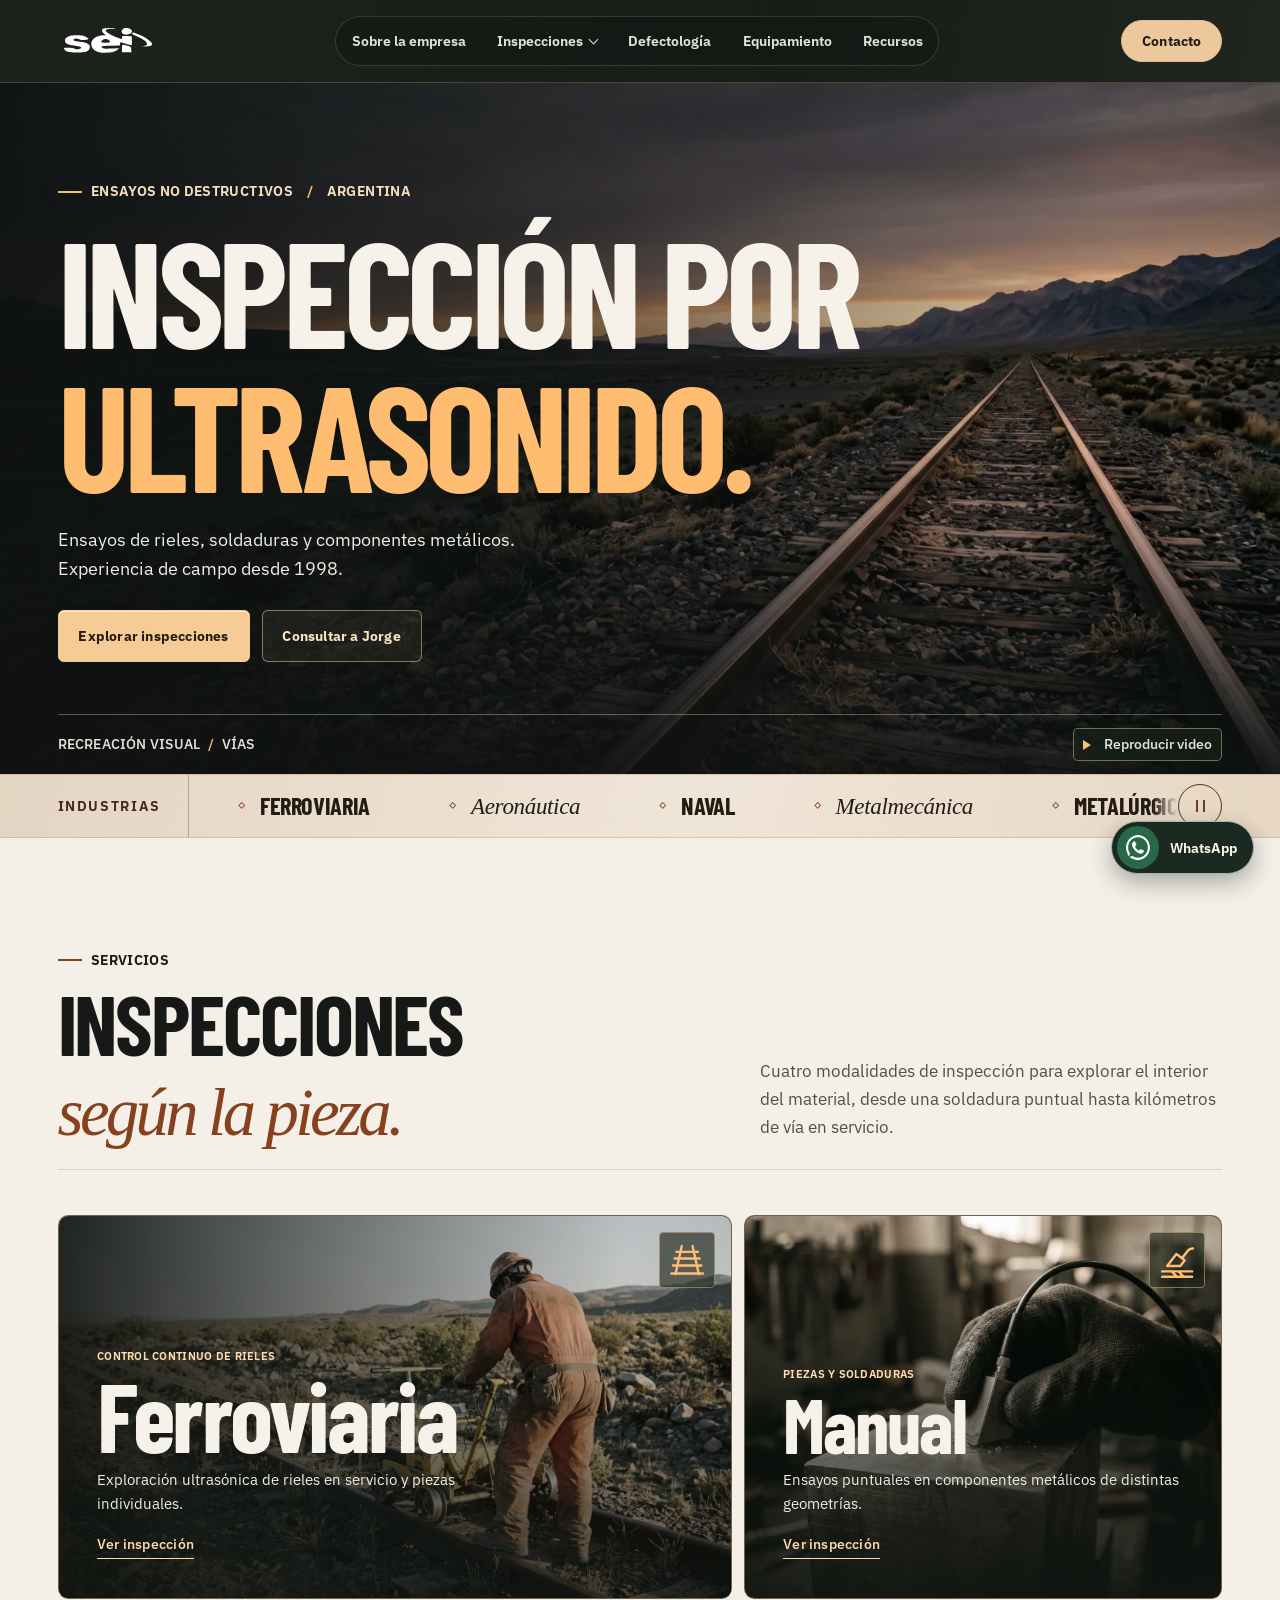
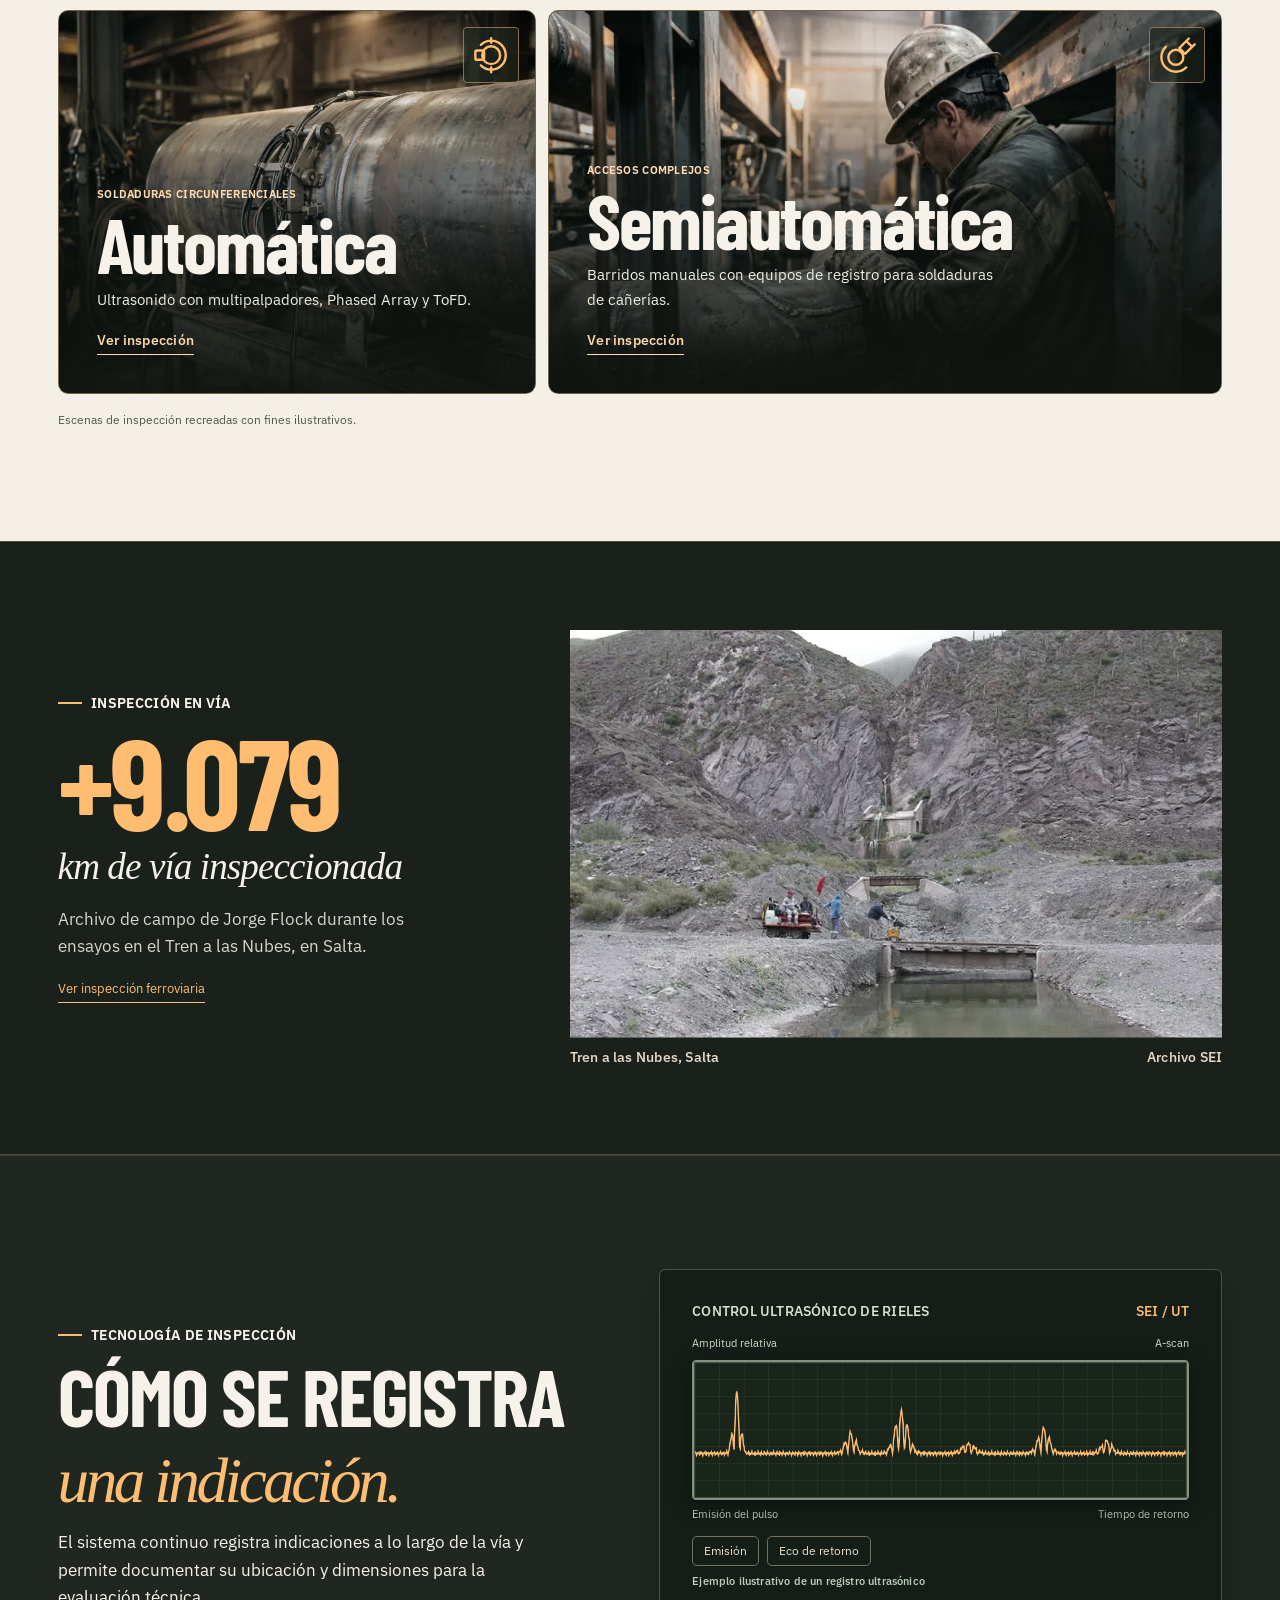
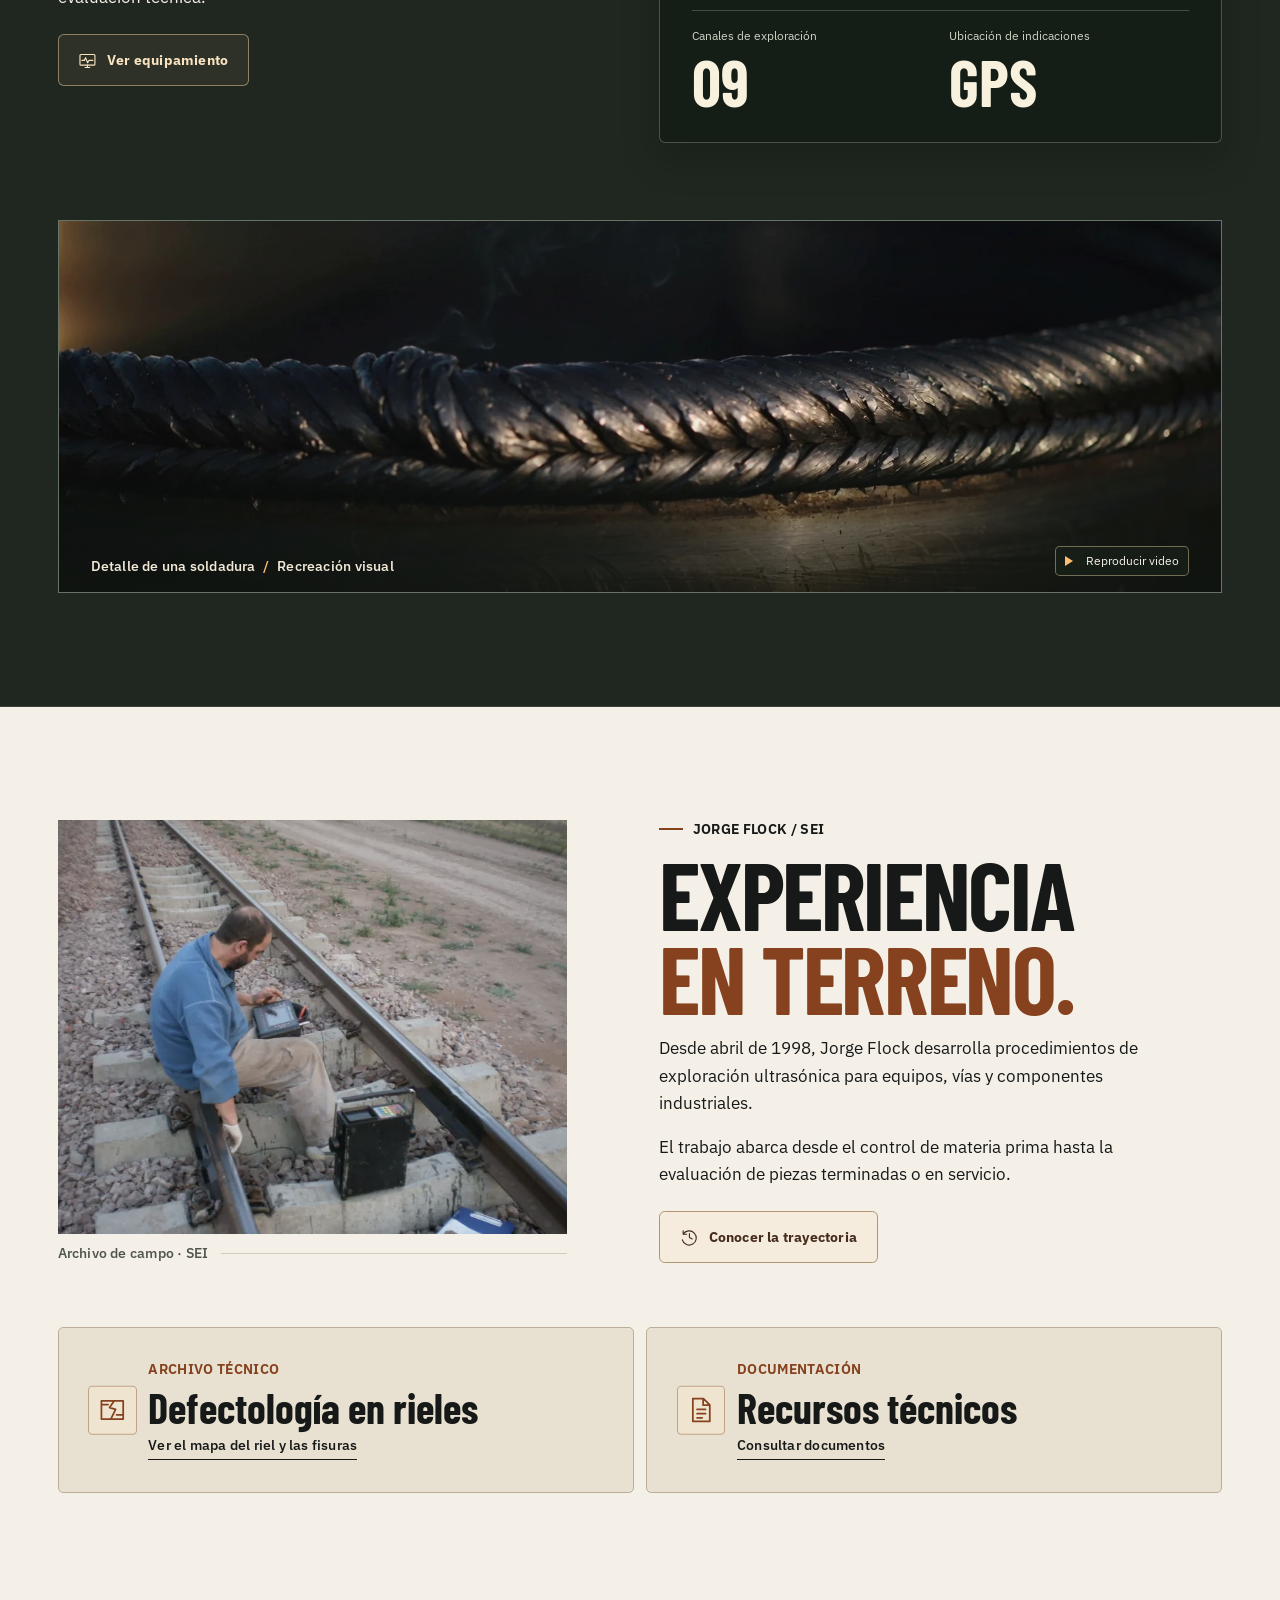
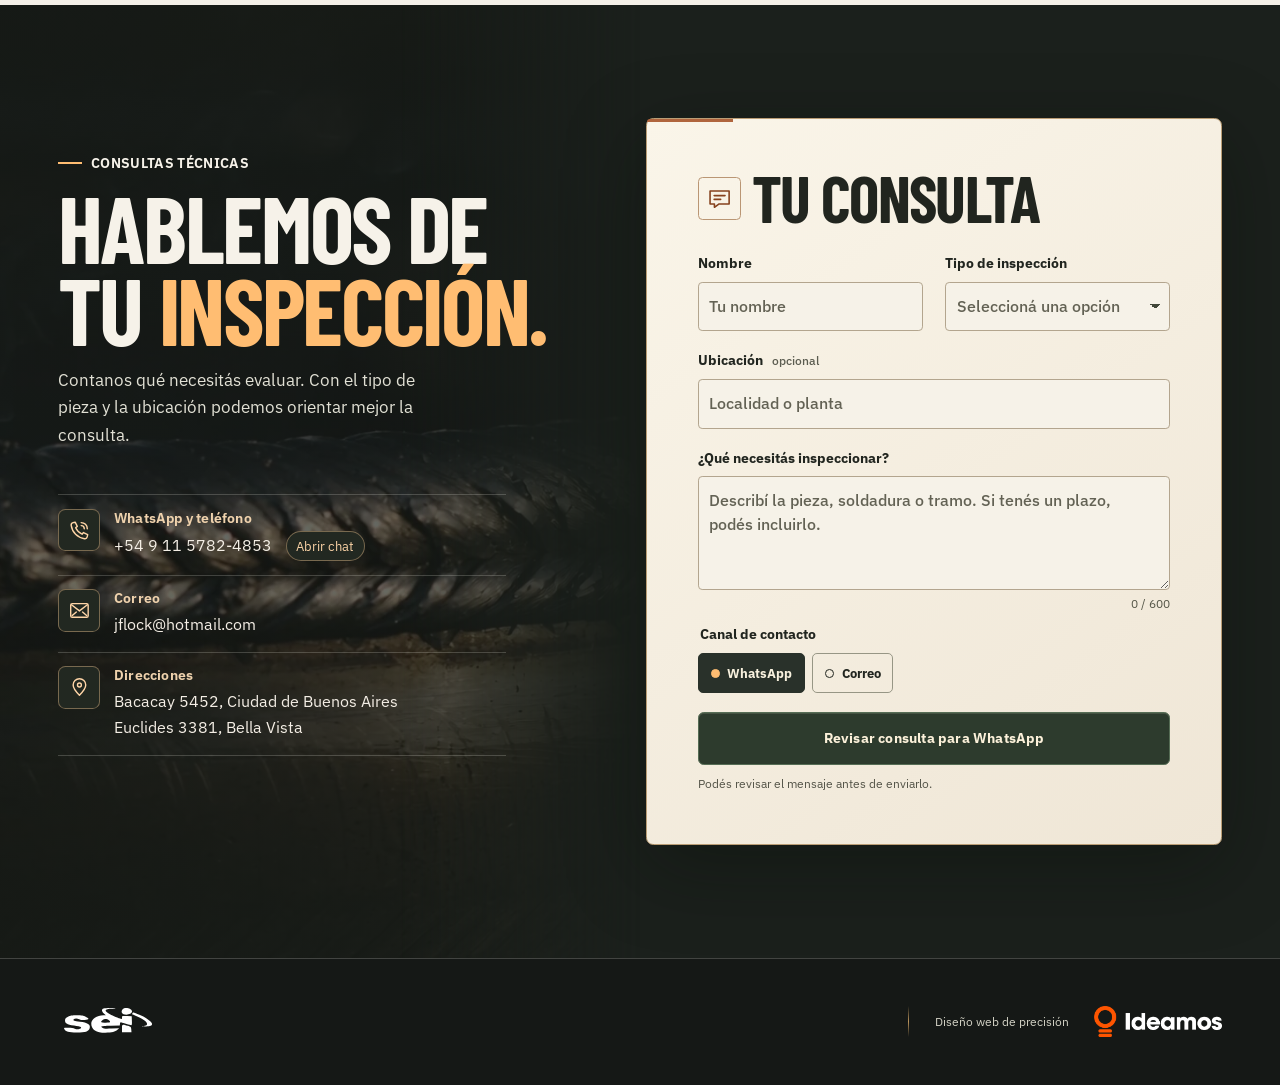
<file: index.html>
<!doctype html>
<html lang="es-AR">
<head>
  <meta charset="utf-8">
  <meta name="viewport" content="width=device-width, initial-scale=1">
  <meta name="description" content="Jorge Flock · SEI. Ensayos no destructivos e inspección por ultrasonido de rieles, soldaduras y piezas metálicas. Experiencia en Argentina desde 1998.">
  <meta name="robots" content="noindex, follow">
  <meta property="og:type" content="website">
  <meta property="og:locale" content="es_AR">
  <meta property="og:site_name" content="Jorge Flock SEI">
  <meta property="og:title" content="Ensayos no destructivos por ultrasonido | Jorge Flock SEI">
  <meta property="og:description" content="Jorge Flock · SEI. Ensayos no destructivos e inspección por ultrasonido de rieles, soldaduras y piezas metálicas. Experiencia en Argentina desde 1998.">
  <meta property="og:url" content="https://estudioideamos.github.io/jorge-flock/">
  <meta property="og:image" content="https://estudioideamos.github.io/jorge-flock/assets/rail-dawn.webp">
  <meta name="twitter:card" content="summary_large_image">
  <meta name="theme-color" content="#151817">
  <link rel="icon" href="assets/marca.svg?v=sei" type="image/svg+xml">
  <link rel="stylesheet" href="assets/site.css?v=flock-footer-mobile">
  <script src="assets/site.js?v=flock-kilometers" defer></script>
  <title>Ensayos no destructivos por ultrasonido | Jorge Flock SEI</title>
  <script type="application/ld+json">{"@context":"https://schema.org","@type":"Organization","name":"Jorge Flock SEI","url":"https://jorgeflock.com.ar/","logo":"https://estudioideamos.github.io/jorge-flock/assets/sei.svg","telephone":"+54 9 11 5782 4853","email":"jflock@hotmail.com","areaServed":"Argentina"}</script>
</head>
<body class="home">
<div class="reading-progress" aria-hidden="true"></div>
<a class="skip" href="#contenido">Ir al contenido</a>
<header class="masthead">
  <div class="shell header-inner">
    <a class="brand" href="./" aria-label="SEI Jorge Flock, inicio"><img class="brand-logo" src="assets/sei.svg" width="153" height="56" alt=""></a>
    <button type="button" class="menu-toggle" aria-expanded="false" aria-controls="menu"><span class="menu-toggle-icon" aria-hidden="true"></span><span class="menu-toggle-label">Menú</span></button>
    <nav class="nav" id="menu" aria-label="Principal">
      <a href="sobre-la-empresa/">Sobre la empresa</a>
      <details class="nav-inspections">
        <summary>Inspecciones <span class="nav-chevron" aria-hidden="true"></span></summary>
        <div class="nav-options"><a href="#inspecciones">Todas las inspecciones</a><a href="inspeccion-ferroviaria/" aria-labelledby="nav-inspeccion-ferroviaria" aria-describedby="nav-inspeccion-ferroviaria-detail"><span class="nav-option-icon"><svg class="tech-icon" viewBox="0 0 24 24" aria-hidden="true" focusable="false"><use href="assets/inspection-icons.svg#rail"/></svg></span><span class="nav-option-copy"><strong id="nav-inspeccion-ferroviaria">Inspección ferroviaria</strong><small id="nav-inspeccion-ferroviaria-detail">Exploración continua de rieles</small></span></a><a href="inspeccion-manual/" aria-labelledby="nav-inspeccion-manual" aria-describedby="nav-inspeccion-manual-detail"><span class="nav-option-icon"><svg class="tech-icon" viewBox="0 0 24 24" aria-hidden="true" focusable="false"><use href="assets/inspection-icons.svg#probe"/></svg></span><span class="nav-option-copy"><strong id="nav-inspeccion-manual">Inspección manual</strong><small id="nav-inspeccion-manual-detail">Piezas, soldaduras y componentes</small></span></a><a href="inspeccion-automatica/" aria-labelledby="nav-inspeccion-automatica" aria-describedby="nav-inspeccion-automatica-detail"><span class="nav-option-icon"><svg class="tech-icon" viewBox="0 0 24 24" aria-hidden="true" focusable="false"><use href="assets/inspection-icons.svg#auto"/></svg></span><span class="nav-option-copy"><strong id="nav-inspeccion-automatica">Inspección automática</strong><small id="nav-inspeccion-automatica-detail">Barrido motorizado de soldaduras</small></span></a><a href="inspeccion-semi-automatica/" aria-labelledby="nav-inspeccion-semi-automatica" aria-describedby="nav-inspeccion-semi-automatica-detail"><span class="nav-option-icon"><svg class="tech-icon" viewBox="0 0 24 24" aria-hidden="true" focusable="false"><use href="assets/inspection-icons.svg#semi"/></svg></span><span class="nav-option-copy"><strong id="nav-inspeccion-semi-automatica">Inspección semiautomática</strong><small id="nav-inspeccion-semi-automatica-detail">Barrido guiado en accesos complejos</small></span></a></div>
      </details>
      <a href="defectologia/">Defectología</a><a href="equipamiento/">Equipamiento</a><a href="recursos/">Recursos</a>
      <a class="nav-contact" href="#contacto">Contacto</a>
    </nav>
    <a class="button header-cta" href="#contacto">Contacto</a>
  </div>
</header>
<main id="contenido">
  <section class="hero" aria-labelledby="titulo">
    <div class="hero-media">
      <img width="2300" height="1284" class="hero-poster" src="assets/responsive/rail-dawn-1080.webp" srcset="assets/responsive/rail-dawn-640.webp 640w, assets/responsive/rail-dawn-1080.webp 1080w, assets/responsive/rail-dawn-1600.webp 1600w" sizes="100vw" alt="" fetchpriority="high">
      <video id="hero-film" muted loop playsinline preload="none" data-src="assets/rail-motion.mp4" data-autoplay aria-hidden="true"></video>
    </div>
    <div class="shell hero-inner">
      <p class="eyebrow"><span class="dash"></span> ENSAYOS NO DESTRUCTIVOS <span class="hero-slash">/</span> ARGENTINA</p>
      <h1 id="titulo"><span class="hero-line"><span>Inspección por</span></span>
      <span class="hero-line"><em>ultrasonido.</em></span></h1>
      <p class="hero-description">Ensayos de rieles, soldaduras y componentes metálicos. Experiencia de campo desde 1998.</p>
      <div class="hero-actions"><a class="button solid" href="#inspecciones">Explorar inspecciones</a><a class="button ghost" href="#contacto">Consultar a Jorge</a></div>
      <div class="hero-bottom"><span>RECREACIÓN VISUAL <span class="hero-slash">/</span> VÍAS</span><button class="film-toggle" type="button" aria-controls="hero-film" hidden><i aria-hidden="true"></i><span>Reproducir video</span></button></div>
    </div>
  </section>
  <div class="marquee" role="group" aria-labelledby="marquee-industrias">
    <p class="marquee-label" id="marquee-industrias">Industrias</p>
    <div class="marquee-window"><div class="marquee-track">
      <div class="marquee-group"><span>Ferroviaria</span><span>Aeronáutica</span><span>Naval</span><span>Metalmecánica</span><span>Metalúrgica</span><span>Petróleo y gas</span></div>
      <div class="marquee-group marquee-copy" aria-hidden="true"><span>Ferroviaria</span><span>Aeronáutica</span><span>Naval</span><span>Metalmecánica</span><span>Metalúrgica</span><span>Petróleo y gas</span></div>
    </div></div>
    <button class="marquee-toggle" type="button" aria-label="Pausar cintas en movimiento" hidden><i aria-hidden="true"></i></button>
  </div>

  <section class="services paper section" id="inspecciones" aria-labelledby="servicios-titulo">
    <div class="shell">
      <div class="section-heading" data-reveal><div><p class="eyebrow"><span class="dash"></span> SERVICIOS</p><h2 id="servicios-titulo">Inspecciones<br><em>según la pieza.</em></h2></div><p>Cuatro modalidades de inspección para explorar el interior del material, desde una soldadura puntual hasta kilómetros de vía en servicio.</p></div>
      <div class="service-grid">
        <a data-reveal class="service-card featured" href="inspeccion-ferroviaria/"><img decoding="async" src="assets/responsive/rail-inspection-480.webp" srcset="assets/responsive/rail-inspection-480.webp 480w, assets/responsive/rail-inspection-800.webp 800w, assets/responsive/rail-inspection-1200.webp 1200w, assets/rail-inspection.webp 2300w" sizes="(max-width: 600px) 92vw, (max-width: 960px) 47vw, 40vw" alt="" width="2300" height="1284" loading="lazy"><div class="service-content"><span class="eyebrow">CONTROL CONTINUO DE RIELES</span><h3><svg class="tech-icon" viewBox="0 0 24 24" aria-hidden="true" focusable="false"><use href="assets/inspection-icons.svg#rail"/></svg>Ferroviaria</h3><p>Exploración ultrasónica de rieles en servicio y piezas individuales.</p><span class="card-link">Ver inspección</span></div></a>
        <a data-reveal class="service-card" href="inspeccion-manual/"><img decoding="async" src="assets/responsive/manual-probe-480.webp" srcset="assets/responsive/manual-probe-480.webp 480w, assets/responsive/manual-probe-800.webp 800w, assets/responsive/manual-probe-1200.webp 1200w, assets/manual-probe.webp 2300w" sizes="(max-width: 600px) 92vw, (max-width: 960px) 47vw, 40vw" alt="" width="2300" height="1717" loading="lazy"><div class="service-content"><span class="eyebrow">PIEZAS Y SOLDADURAS</span><h3><svg class="tech-icon" viewBox="0 0 24 24" aria-hidden="true" focusable="false"><use href="assets/inspection-icons.svg#probe"/></svg>Manual</h3><p>Ensayos puntuales en componentes metálicos de distintas geometrías.</p><span class="card-link">Ver inspección</span></div></a>
        <a data-reveal class="service-card" href="inspeccion-automatica/"><img decoding="async" src="assets/responsive/automatic-weld-480.webp" srcset="assets/responsive/automatic-weld-480.webp 480w, assets/responsive/automatic-weld-800.webp 800w, assets/responsive/automatic-weld-1200.webp 1200w, assets/automatic-weld.webp 2300w" sizes="(max-width: 600px) 92vw, (max-width: 960px) 47vw, 40vw" alt="" width="2300" height="1717" loading="lazy"><div class="service-content"><span class="eyebrow">SOLDADURAS CIRCUNFERENCIALES</span><h3><svg class="tech-icon" viewBox="0 0 24 24" aria-hidden="true" focusable="false"><use href="assets/inspection-icons.svg#auto"/></svg>Automática</h3><p>Ultrasonido con multipalpadores, Phased Array y ToFD.</p><span class="card-link">Ver inspección</span></div></a>
        <a data-reveal class="service-card" href="inspeccion-semi-automatica/"><img decoding="async" src="assets/responsive/semi-inspection-480.webp" srcset="assets/responsive/semi-inspection-480.webp 480w, assets/responsive/semi-inspection-800.webp 800w, assets/responsive/semi-inspection-1200.webp 1200w, assets/semi-inspection.webp 2300w" sizes="(max-width: 600px) 92vw, (max-width: 960px) 47vw, 40vw" alt="" width="2300" height="1284" loading="lazy"><div class="service-content"><span class="eyebrow">ACCESOS COMPLEJOS</span><h3><svg class="tech-icon" viewBox="0 0 24 24" aria-hidden="true" focusable="false"><use href="assets/inspection-icons.svg#semi"/></svg>Semiautomática</h3><p>Barridos manuales con equipos de registro para soldaduras de cañerías.</p><span class="card-link">Ver inspección</span></div></a>
      </div>
      <p class="visual-caption">Escenas de inspección recreadas con fines ilustrativos.</p>
    </div>
  </section>
  <section class="field-feature" aria-labelledby="campo-titulo">
    <div class="shell field-inner">
      <div class="field-story" data-reveal>
        <p class="eyebrow"><span class="dash"></span> INSPECCIÓN EN VÍA</p>
        <h2 id="campo-titulo" aria-label="Más de 10.000 kilómetros de vía inspeccionada"><span data-kilometer-count="10000" aria-hidden="true">+10.000</span><em>km de vía inspeccionada</em></h2>
        <p>Archivo de campo de Jorge Flock durante los ensayos en el Tren a las Nubes, en Salta.</p>
        <a class="field-link" href="inspeccion-ferroviaria/">Ver inspección ferroviaria</a>
      </div>
      <figure class="field-photo" data-reveal>
        <div class="field-photo-frame">
          <img decoding="async" src="assets/responsive/rail-7-480.webp" srcset="assets/responsive/rail-7-480.webp 480w, assets/responsive/rail-7-800.webp 800w, assets/rail-7.webp 1000w" sizes="(max-width: 600px) 92vw, (max-width: 960px) 47vw, 40vw" alt="Equipo de inspección sobre las vías junto a una ladera de Salta" width="1000" height="750" loading="lazy">
        </div>
        <figcaption>Tren a las Nubes, Salta <span>Archivo SEI</span></figcaption>
      </figure>
    </div>
  </section>

  <section class="capability section" aria-labelledby="capacidad-titulo">
    <div class="shell capability-inner">
      <div class="capability-text" data-reveal><p class="eyebrow"><span class="dash"></span> TECNOLOGÍA DE INSPECCIÓN</p><h2 id="capacidad-titulo">Cómo se registra<br><em>una indicación.</em></h2><p>El sistema continuo registra indicaciones a lo largo de la vía y permite documentar su ubicación y dimensiones para la evaluación técnica.</p><a class="button ghost" href="equipamiento/"><svg class="tech-icon" viewBox="0 0 24 24" aria-hidden="true" focusable="false"><use href="assets/inspection-icons.svg#signal"/></svg>Ver equipamiento</a></div>
      <div class="instrument" data-reveal>
        <div class="instrument-head"><span>CONTROL ULTRASÓNICO DE RIELES</span><span class="instrument-type">SEI / UT</span></div>
        <div class="instrument-scale instrument-scale-header" aria-hidden="true"><span>Amplitud relativa</span><span>A-scan</span></div>
        <div class="instrument-screen"><canvas id="trace" width="880" height="240" aria-hidden="true"></canvas><span class="trace-cursor" aria-hidden="true" hidden></span></div>
        <div class="instrument-scale" aria-hidden="true"><span>Emisión del pulso</span><span>Tiempo de retorno</span></div>
        <div class="trace-steps" role="group" aria-label="Lectura de la señal" hidden>
          <button type="button" data-trace-step="0" aria-pressed="false">Emisión</button>
          <button type="button" data-trace-step="1" aria-pressed="false">Eco de retorno</button>
        </div>
        <div class="instrument-label" aria-live="polite">Ejemplo ilustrativo de un registro ultrasónico</div>
        <dl><div><dt>Canales de exploración</dt><dd>09</dd></div><div><dt>Ubicación de indicaciones</dt><dd>GPS</dd></div></dl>
      </div>
    </div>
    <figure class="shell material-film" data-reveal>
      <div class="material-film-frame">
        <video id="steel-film" muted loop playsinline preload="none" poster="assets/steel-motion.webp?v=detail" data-src="assets/steel-motion.mp4" data-autoplay aria-hidden="true"></video>
        <button class="film-toggle" type="button" aria-controls="steel-film" hidden><i aria-hidden="true"></i><span>Reproducir video</span></button>
      </div>
      <figcaption>Detalle de una soldadura <span class="hero-slash">/</span> Recreación visual</figcaption>
    </figure>
  </section>

  <section class="paper profile section" aria-labelledby="trayectoria-titulo">
    <div class="shell profile-inner">
      <figure class="profile-image" data-reveal><div><img decoding="async" src="assets/responsive/home-3-480.webp" srcset="assets/responsive/home-3-480.webp 480w, assets/responsive/home-3-800.webp 800w, assets/responsive/home-3-1200.webp 1200w, assets/home-3.webp 1920w" sizes="(max-width: 600px) 92vw, (max-width: 960px) 47vw, 40vw" alt="Archivo de trabajo de Jorge Flock" width="1920" height="1440" loading="lazy"></div><figcaption>Archivo de campo · SEI</figcaption></figure>
      <div data-reveal><p class="eyebrow"><span class="dash"></span> JORGE FLOCK / SEI</p><h2 id="trayectoria-titulo">Experiencia<br><em>en terreno.</em></h2><p>Desde abril de 1998, Jorge Flock desarrolla procedimientos de exploración ultrasónica para equipos, vías y componentes industriales.</p><p>El trabajo abarca desde el control de materia prima hasta la evaluación de piezas terminadas o en servicio.</p><a class="button outline" href="sobre-la-empresa/"><svg class="tech-icon" viewBox="0 0 24 24" aria-hidden="true" focusable="false"><use href="assets/inspection-icons.svg#history"/></svg>Conocer la trayectoria</a></div>
    </div>
    <div class="shell resource-rail" data-reveal><a href="defectologia/"><svg class="tech-icon" viewBox="0 0 24 24" aria-hidden="true" focusable="false"><use href="assets/inspection-icons.svg#fracture"/></svg><span class="eyebrow">ARCHIVO TÉCNICO</span><strong>Defectología en rieles</strong><span class="card-link">Ver el mapa del riel y las fisuras</span></a><a href="recursos/"><svg class="tech-icon" viewBox="0 0 24 24" aria-hidden="true" focusable="false"><use href="assets/inspection-icons.svg#doc"/></svg><span class="eyebrow">DOCUMENTACIÓN</span><strong>Recursos técnicos</strong><span class="card-link">Consultar documentos</span></a></div>
  </section>

  <section class="contact section" id="contacto" aria-labelledby="contacto-titulo">
    <div class="shell contact-inner">
      <div class="contact-editorial" data-reveal>
        <p class="eyebrow"><span class="dash"></span> CONSULTAS TÉCNICAS</p>
        <h2 id="contacto-titulo">Hablemos de<br>tu <em>inspección.</em></h2>
        <p>Contanos qué necesitás evaluar. Con el tipo de pieza y la ubicación podemos orientar mejor la consulta.</p>
        <dl class="contact-data">
          <div><dt><svg class="contact-data-icon" viewBox="0 0 24 24" aria-hidden="true" focusable="false"><use href="assets/inspection-icons.svg?v=contact#contact-phone"/></svg>WhatsApp y teléfono</dt><dd class="contact-phone"><a href="tel:+5491157824853">+54 9 11 5782-4853</a><a class="contact-direct" href="https://wa.me/5491157824853">Abrir chat</a></dd></div>
          <div><dt><svg class="contact-data-icon" viewBox="0 0 24 24" aria-hidden="true" focusable="false"><use href="assets/inspection-icons.svg?v=contact#contact-mail"/></svg>Correo</dt><dd><a href="mailto:jflock@hotmail.com">jflock@hotmail.com</a></dd></div>
          <div><dt><svg class="contact-data-icon" viewBox="0 0 24 24" aria-hidden="true" focusable="false"><use href="assets/inspection-icons.svg?v=contact#pin"/></svg>Direcciones</dt><dd>Bacacay 5452, Ciudad de Buenos Aires<br>Euclides 3381, Bella Vista</dd></div>
        </dl>
      </div>

      <form class="contact-form" id="consulta" action="https://wa.me/5491157824853" method="get" target="_blank" data-reveal aria-labelledby="consulta-titulo">
        <h3 id="consulta-titulo"><svg class="tech-icon" viewBox="0 0 24 24" aria-hidden="true" focusable="false"><use href="assets/inspection-icons.svg#chat"/></svg>Tu consulta</h3>
        <div class="contact-fields">
          <div class="field" data-enhanced hidden>
            <label for="nombre">Nombre</label>
            <input id="nombre" autocomplete="name" placeholder="Tu nombre" maxlength="100">
          </div>
          <div class="field" data-enhanced hidden>
            <label for="servicio">Tipo de inspección</label>
            <select id="servicio">
              <option value="" selected disabled>Seleccioná una opción</option>
              <option value="ferroviaria">Ferroviaria</option>
              <option value="manual">Manual</option>
              <option value="automatica">Automática</option>
              <option value="semiautomatica">Semiautomática</option>
              <option value="asesoramiento">Necesito asesoramiento</option>
            </select>
          </div>
          <div class="field field-wide" data-enhanced hidden>
            <label for="ubicacion">Ubicación <span>opcional</span></label>
            <input id="ubicacion" maxlength="120" autocomplete="off" placeholder="Localidad o planta">
          </div>
          <div class="field field-wide">
            <label for="mensaje">¿Qué necesitás inspeccionar?</label>
            <textarea id="mensaje" name="text" rows="3" maxlength="600" required placeholder="Describí la pieza, soldadura o tramo. Si tenés un plazo, podés incluirlo."></textarea>
            <span class="field-counter" id="contador" aria-hidden="true" hidden>0 / 600</span>
          </div>
        </div>
        <fieldset class="contact-channel" data-enhanced hidden>
          <legend>Canal de contacto</legend>
          <div class="channel-options">
            <label><input type="radio" name="canal" value="whatsapp" checked><span>WhatsApp</span></label>
            <label><input type="radio" name="canal" value="email"><span>Correo</span></label>
          </div>
        </fieldset>
        <div class="contact-submit">
          <button class="button" type="submit" aria-describedby="consulta-ayuda">Continuar por WhatsApp</button>
          <p id="consulta-ayuda">Podés revisar el mensaje antes de enviarlo.</p>
        </div>
      </form>
    </div>
    <dialog class="consultation-dialog" id="consulta-previa" aria-labelledby="previa-titulo">
      <div class="dialog-top"><h3 id="previa-titulo">Revisá tu consulta</h3><button type="button" class="dialog-close" aria-label="Cerrar vista previa">×</button></div>
      <pre id="previa-mensaje"></pre>
      <div class="dialog-actions"><button class="button outline" type="button">Editar consulta</button><a class="button preview-send" rel="noopener">Abrir WhatsApp</a></div>
    </dialog>
  </section>
</main>
<footer class="footer">
  <div class="shell footer-inner">
    <a class="brand" href="./" aria-label="Jorge Flock, inicio">
      <img class="brand-logo" src="assets/sei.svg" width="153" height="56" alt="">
    </a>
    <a class="footer-credit" href="https://ideamos.com.ar/">
      <span>Diseño web de precisión</span>
      <img src="assets/ideamos-logo.webp" alt="Ideamos" width="870" height="213" decoding="async">
    </a>
  </div>
</footer>
<a class="whatsapp-float" href="https://wa.me/5491157824853" aria-label="Consultar a Jorge por WhatsApp" target="_blank" rel="noopener">
  <img src="assets/whatsapp-oficial.svg" width="28" height="28" alt="" decoding="async">
  <span aria-hidden="true">WhatsApp</span>
</a>
</body>
</html>
</file>
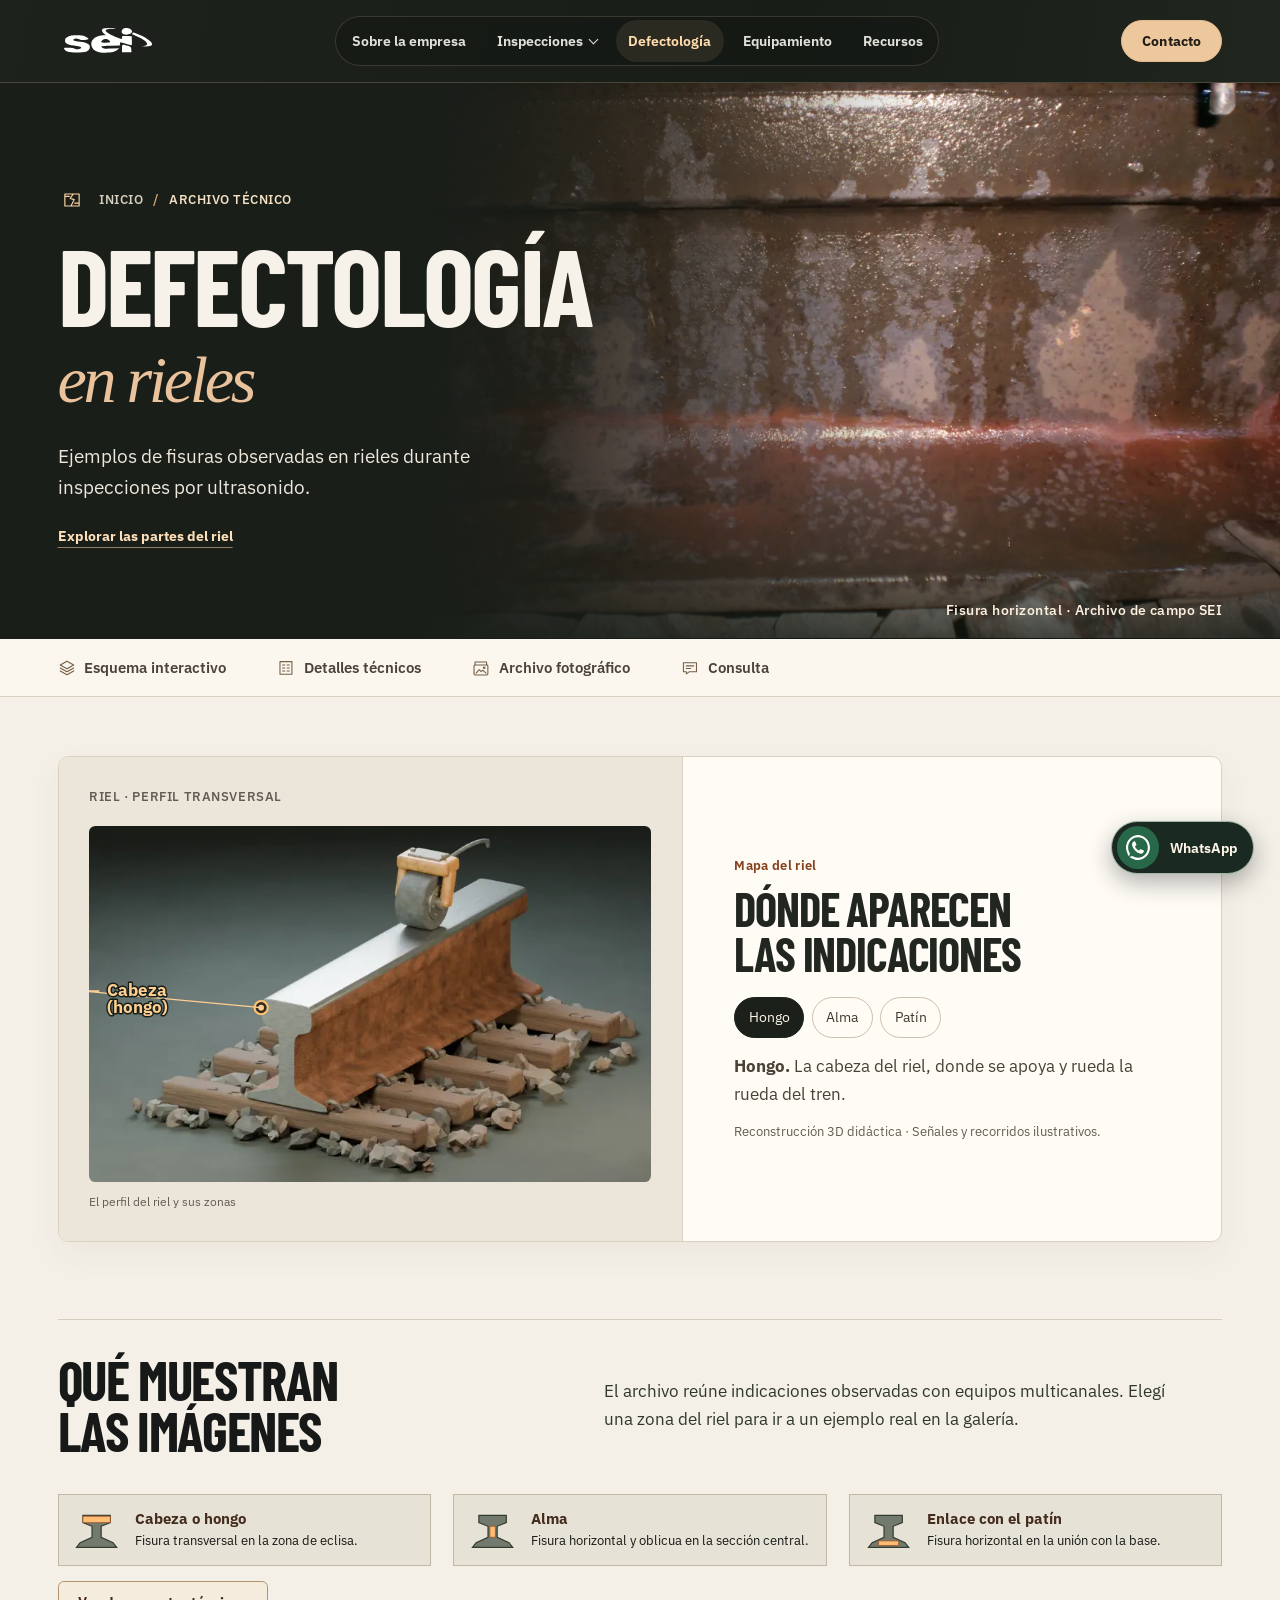
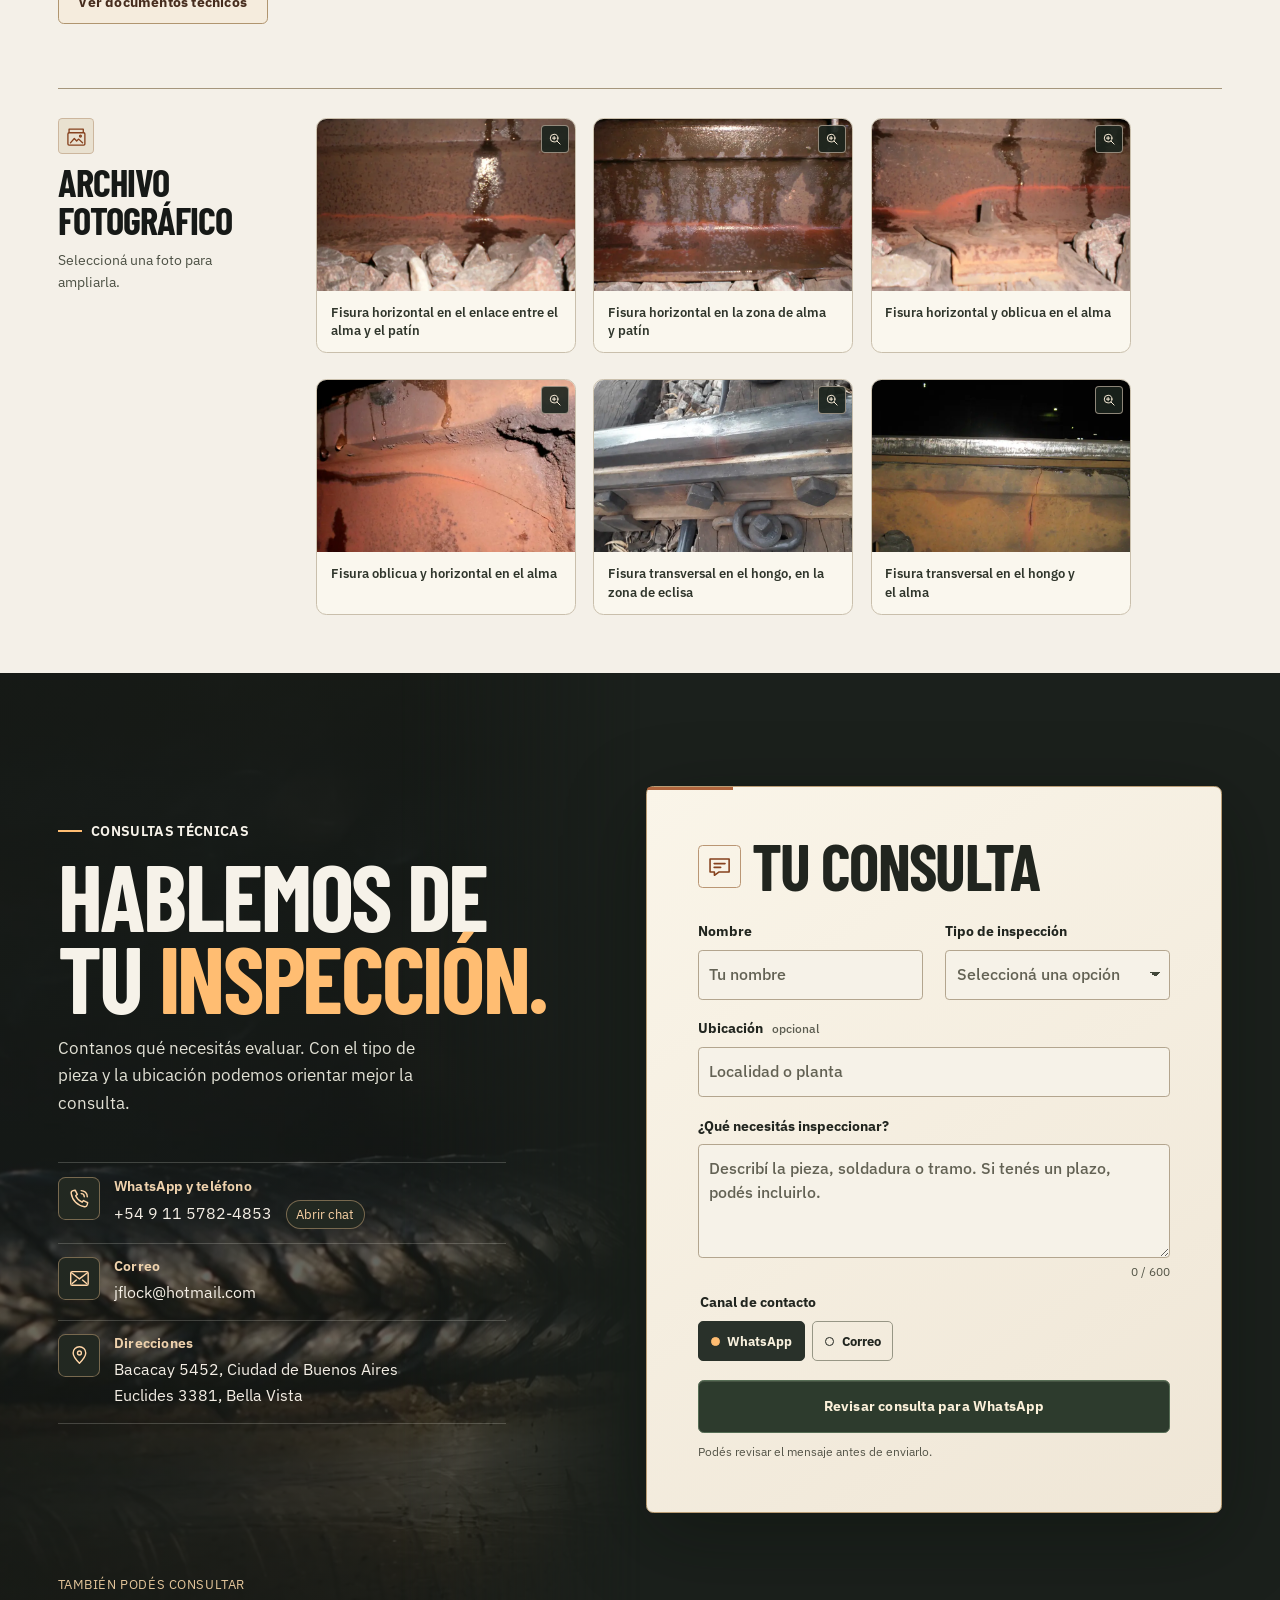
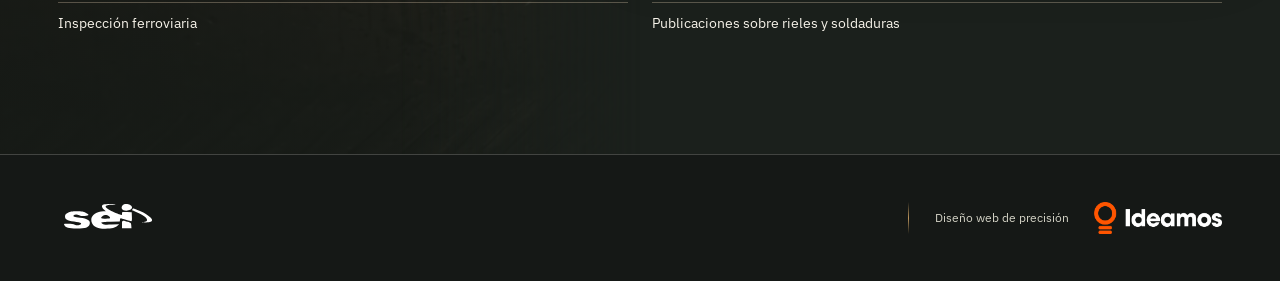
<file: defectologia/index.html>
<!doctype html>
<html lang="es-AR">
<head>
  <meta charset="utf-8">
  <meta name="viewport" content="width=device-width, initial-scale=1">
  <meta name="description" content="Ejemplos de fisuras observadas en rieles durante inspecciones por ultrasonido.">
  <meta name="robots" content="noindex, follow">
  <meta property="og:type" content="website">
  <meta property="og:locale" content="es_AR">
  <meta property="og:site_name" content="Jorge Flock SEI">
  <meta property="og:title" content="Defectología en rieles y fisuras por ultrasonido | Jorge Flock SEI">
  <meta property="og:description" content="Ejemplos de fisuras observadas en rieles durante inspecciones por ultrasonido.">
  <meta property="og:url" content="https://estudioideamos.github.io/jorge-flock/defectologia/">
  <meta property="og:image" content="https://estudioideamos.github.io/jorge-flock/assets/defect-horizontal.webp">
  <meta name="twitter:card" content="summary_large_image">
  <meta name="theme-color" content="#151817">
  <link rel="icon" href="../assets/marca.svg?v=sei" type="image/svg+xml">
  <link rel="stylesheet" href="../assets/site.css?v=flock-footer-mobile">
  <script src="../assets/site.js?v=flock-speed-editorial" defer></script>
  <title>Defectología en rieles y fisuras por ultrasonido | Jorge Flock SEI</title>
</head>
<body class="internal">
<div class="reading-progress" aria-hidden="true"></div>
<a class="skip" href="#contenido">Ir al contenido</a>
<header class="masthead">
  <div class="shell header-inner">
    <a class="brand" href="../" aria-label="SEI Jorge Flock, inicio"><img class="brand-logo" src="../assets/sei.svg" width="153" height="56" alt=""></a>
    <button type="button" class="menu-toggle" aria-expanded="false" aria-controls="menu"><span class="menu-toggle-icon" aria-hidden="true"></span><span class="menu-toggle-label">Menú</span></button>
    <nav class="nav" id="menu" aria-label="Principal">
      <a href="../sobre-la-empresa/">Sobre la empresa</a>
      <details class="nav-inspections">
        <summary>Inspecciones <span class="nav-chevron" aria-hidden="true"></span></summary>
        <div class="nav-options"><a href="../#inspecciones">Todas las inspecciones</a><a href="../inspeccion-ferroviaria/" aria-labelledby="nav-inspeccion-ferroviaria" aria-describedby="nav-inspeccion-ferroviaria-detail"><span class="nav-option-icon"><svg class="tech-icon" viewBox="0 0 24 24" aria-hidden="true" focusable="false"><use href="../assets/inspection-icons.svg#rail"/></svg></span><span class="nav-option-copy"><strong id="nav-inspeccion-ferroviaria">Inspección ferroviaria</strong><small id="nav-inspeccion-ferroviaria-detail">Exploración continua de rieles</small></span></a><a href="../inspeccion-manual/" aria-labelledby="nav-inspeccion-manual" aria-describedby="nav-inspeccion-manual-detail"><span class="nav-option-icon"><svg class="tech-icon" viewBox="0 0 24 24" aria-hidden="true" focusable="false"><use href="../assets/inspection-icons.svg#probe"/></svg></span><span class="nav-option-copy"><strong id="nav-inspeccion-manual">Inspección manual</strong><small id="nav-inspeccion-manual-detail">Piezas, soldaduras y componentes</small></span></a><a href="../inspeccion-automatica/" aria-labelledby="nav-inspeccion-automatica" aria-describedby="nav-inspeccion-automatica-detail"><span class="nav-option-icon"><svg class="tech-icon" viewBox="0 0 24 24" aria-hidden="true" focusable="false"><use href="../assets/inspection-icons.svg#auto"/></svg></span><span class="nav-option-copy"><strong id="nav-inspeccion-automatica">Inspección automática</strong><small id="nav-inspeccion-automatica-detail">Barrido motorizado de soldaduras</small></span></a><a href="../inspeccion-semi-automatica/" aria-labelledby="nav-inspeccion-semi-automatica" aria-describedby="nav-inspeccion-semi-automatica-detail"><span class="nav-option-icon"><svg class="tech-icon" viewBox="0 0 24 24" aria-hidden="true" focusable="false"><use href="../assets/inspection-icons.svg#semi"/></svg></span><span class="nav-option-copy"><strong id="nav-inspeccion-semi-automatica">Inspección semiautomática</strong><small id="nav-inspeccion-semi-automatica-detail">Barrido guiado en accesos complejos</small></span></a></div>
      </details>
      <a href="../defectologia/" aria-current="page">Defectología</a><a href="../equipamiento/">Equipamiento</a><a href="../recursos/">Recursos</a>
      <a class="nav-contact" href="#contacto">Contacto</a>
    </nav>
    <a class="button header-cta" href="#contacto">Contacto</a>
  </div>
</header>

<main id="contenido">
  <section class="editorial-hero editorial-hero-photo" data-cover-motion aria-labelledby="pagina-titulo">
    <div class="shell editorial-hero-layout">
      <div class="editorial-heading">
        <p class="breadcrumb"><svg class="editorial-emblem" viewBox="0 0 24 24" aria-hidden="true" focusable="false"><use href="../assets/inspection-icons.svg#fracture"/></svg>
          <span class="breadcrumb-trail"><a href="../">Inicio</a> <span class="hero-slash" aria-hidden="true">/</span> <span class="breadcrumb-topic">Archivo técnico</span></span>
        </p>
        <h1 id="pagina-titulo"><span>Defectología</span> <em>en rieles</em></h1>
        <p class="editorial-deck">Ejemplos de fisuras observadas en rieles durante inspecciones por ultrasonido.</p>
        <a class="editorial-hero-link" href="#esquema">Explorar las partes del riel</a>
      </div>
      <figure class="editorial-cover editorial-cover-defectologia">
        <div class="editorial-cover-frame"><img width="1920" height="1440" src="../assets/responsive/defect-horizontal-1080.webp" srcset="../assets/responsive/defect-horizontal-640.webp 640w, ../assets/responsive/defect-horizontal-1080.webp 1080w, ../assets/responsive/defect-horizontal-1600.webp 1600w" sizes="(max-width: 800px) 100vw, 67vw" alt="" fetchpriority="high" decoding="async"></div>
        <figcaption>Fisura horizontal · Archivo de campo SEI</figcaption>
      </figure>
    </div>
  </section>
  <div class="detail-section-bar">
    <nav class="shell detail-section-nav" aria-label="En esta página">
      <a href="#esquema"><svg class="tech-icon" viewBox="0 0 24 24" aria-hidden="true" focusable="false"><use href="../assets/inspection-icons.svg#section"/></svg>Esquema interactivo</a>
      <a href="#detalle"><svg class="tech-icon" viewBox="0 0 24 24" aria-hidden="true" focusable="false"><use href="../assets/inspection-icons.svg#details"/></svg>Detalles técnicos</a>
      <a href="#galeria"><svg class="tech-icon" viewBox="0 0 24 24" aria-hidden="true" focusable="false"><use href="../assets/inspection-icons.svg#archive"/></svg>Archivo fotográfico</a>
      <a href="#contacto"><svg class="tech-icon" viewBox="0 0 24 24" aria-hidden="true" focusable="false"><use href="../assets/inspection-icons.svg#chat"/></svg>Consulta</a>
    </nav>
  </div>
  <div class="detail-body paper">
    <div class="shell">
      <section class="tech-panel cutaway-panel" id="esquema" data-tech-panel aria-labelledby="grafico-titulo">
  <div class="tech-graphic cutaway-graphic" data-tech-view>
    <p class="rail-view-label">RIEL · PERFIL TRANSVERSAL</p>
    <div class="rail-scene">
      <img src="../assets/responsive/rail-cutaway-480.webp" srcset="../assets/responsive/rail-cutaway-480.webp 480w, ../assets/responsive/rail-cutaway-800.webp 800w, ../assets/responsive/rail-cutaway-1200.webp 1200w, ../assets/rail-cutaway.webp 1500w" sizes="(max-width: 600px) 92vw, (max-width: 960px) 47vw, 40vw" alt="" width="1500" height="950" decoding="async">
      <svg viewBox="0 0 600 380" role="img" aria-labelledby="cutaway-title cutaway-description">
        <title id="cutaway-title">El perfil del riel y sus zonas</title>
        <desc id="cutaway-description">Corte del riel en perspectiva. Se distinguen la cabeza, el alma y el patín sobre los durmientes.</desc>
        <g class="cutaway-layer" data-layer="0"><circle class="cutaway-contact" cx="183.8" cy="193.8" r="7"/><g class="cutaway-callout"><path d="M183.8 193.8 L-7 176H11"/><circle cx="183.8" cy="193.8" r="3"/><text x="19" y="181" text-anchor="start"><tspan x="19" dy="0">Cabeza</tspan><tspan x="19" dy="19">(hongo)</tspan></text></g></g><g class="cutaway-layer" data-layer="1"><circle class="cutaway-contact" cx="201.6" cy="250.1" r="7"/><g class="cutaway-callout"><path d="M201.6 250.1 L-7 234H11"/><circle cx="201.6" cy="250.1" r="3"/><text x="19" y="239" text-anchor="start"><tspan x="19" dy="0">Alma</tspan></text></g></g><g class="cutaway-layer" data-layer="2"><circle class="cutaway-contact" cx="175.9" cy="286.6" r="7"/><g class="cutaway-callout"><path d="M175.9 286.6 L-7 266H11"/><circle cx="175.9" cy="286.6" r="3"/><text x="19" y="271" text-anchor="start"><tspan x="19" dy="0">Patín</tspan></text></g></g>
      </svg>
    </div>
    <div class="cutaway-legend">El perfil del riel y sus zonas</div>
  </div>
  <div class="tech-explainer">
    <p class="eyebrow">Mapa del riel</p>
    <h2 id="grafico-titulo">Dónde aparecen las indicaciones</h2>
    <div class="tech-options" role="group" aria-label="Vistas del esquema" hidden><button type="button" data-tech-step="0" aria-pressed="true">Hongo</button><button type="button" data-tech-step="1" aria-pressed="false">Alma</button><button type="button" data-tech-step="2" aria-pressed="false">Patín</button></div>
    <div class="tech-notes" aria-live="polite"><p data-tech-note="0"><strong>Hongo.</strong> La cabeza del riel, donde se apoya y rueda la rueda del tren.</p><p data-tech-note="1"><strong>Alma.</strong> La sección central que conecta el hongo con la base.</p><p data-tech-note="2"><strong>Patín.</strong> La base del riel y su zona de enlace con el alma.</p></div>
    <small>Reconstrucción 3D didáctica · Señales y recorridos ilustrativos.</small>
  </div>
</section>
      <article class="editorial-detail technical-detail" id="detalle" aria-labelledby="detalle-titulo">
        <header class="technical-heading"><h2 id="detalle-titulo">Qué muestran las imágenes</h2><p>El archivo reúne indicaciones observadas con equipos multicanales. Elegí una zona del riel para ir a un ejemplo real en la galería.</p></header>
        <div class="zone-links" data-reveal><a class="zone-link" href="#fisura-hongo">
            <svg viewBox="0 0 56 49" aria-hidden="true"><path class="zone-outline" d="M13 8h30v8l-10 4v12l13 6 4 5H6l4-5 13-6V20l-10-4Z"/><path class="zone-area" d="M13 9h30v7H13Z"/></svg>
            <span><strong>Cabeza o hongo</strong><span>Fisura transversal en la zona de eclisa.</span></span>
          </a>
<a class="zone-link" href="#fisura-alma">
            <svg viewBox="0 0 56 49" aria-hidden="true"><path class="zone-outline" d="M13 8h30v8l-10 4v12l13 6 4 5H6l4-5 13-6V20l-10-4Z"/><path class="zone-area" d="M25 20h6v12h-6Z"/></svg>
            <span><strong>Alma</strong><span>Fisura horizontal y oblicua en la sección central.</span></span>
          </a>
<a class="zone-link" href="#fisura-patin">
            <svg viewBox="0 0 56 49" aria-hidden="true"><path class="zone-outline" d="M13 8h30v8l-10 4v12l13 6 4 5H6l4-5 13-6V20l-10-4Z"/><path class="zone-area" d="M17 36h22v5H17Z"/></svg>
            <span><strong>Enlace con el patín</strong><span>Fisura horizontal en la unión con la base.</span></span>
          </a></div>
        <div class="technical-actions"><a class="button outline" href="../recursos/">Ver documentos técnicos</a></div>
      </article>
      <section class="gallery" aria-labelledby="galeria">
        <div class="gallery-header">
          <h2 id="galeria"><svg class="tech-icon" viewBox="0 0 24 24" aria-hidden="true" focusable="false"><use href="../assets/inspection-icons.svg#archive"/></svg>Archivo fotográfico</h2>
          <p>Seleccioná una foto para ampliarla.</p>
        </div>
        <div class="gallery-grid"><figure id="fisura-patin"><a href="../assets/defect-enlace.webp?v=detail" aria-label="Ampliar foto de archivo: Fisura horizontal en el enlace entre el alma y el patín"><img decoding="async" src="../assets/responsive/defect-enlace-480.webp" srcset="../assets/responsive/defect-enlace-480.webp 480w, ../assets/responsive/defect-enlace-800.webp 800w, ../assets/responsive/defect-enlace-1200.webp 1200w, ../assets/defect-enlace.webp 1920w" sizes="(max-width: 600px) 92vw, (max-width: 960px) 47vw, 40vw" alt="" width="1920" height="1440" loading="lazy"><svg class="gallery-zoom" viewBox="0 0 24 24" aria-hidden="true" focusable="false"><use href="../assets/inspection-icons.svg#zoom"/></svg></a><figcaption>Fisura horizontal en el enlace entre el alma y el patín</figcaption></figure>
<figure><a href="../assets/defect-horizontal.webp?v=detail" aria-label="Ampliar foto de archivo: Fisura horizontal en la zona de alma y patín"><img decoding="async" src="../assets/responsive/defect-horizontal-480.webp" srcset="../assets/responsive/defect-horizontal-480.webp 480w, ../assets/responsive/defect-horizontal-800.webp 800w, ../assets/responsive/defect-horizontal-1200.webp 1200w, ../assets/defect-horizontal.webp 1920w" sizes="(max-width: 600px) 92vw, (max-width: 960px) 47vw, 40vw" alt="" width="1920" height="1440" loading="lazy"><svg class="gallery-zoom" viewBox="0 0 24 24" aria-hidden="true" focusable="false"><use href="../assets/inspection-icons.svg#zoom"/></svg></a><figcaption>Fisura horizontal en la zona de alma y patín</figcaption></figure>
<figure id="fisura-alma"><a href="../assets/defect-alma.webp?v=detail" aria-label="Ampliar foto de archivo: Fisura horizontal y oblicua en el alma"><img decoding="async" src="../assets/responsive/defect-alma-480.webp" srcset="../assets/responsive/defect-alma-480.webp 480w, ../assets/responsive/defect-alma-800.webp 800w, ../assets/responsive/defect-alma-1200.webp 1200w, ../assets/defect-alma.webp 1920w" sizes="(max-width: 600px) 92vw, (max-width: 960px) 47vw, 40vw" alt="" width="1920" height="1440" loading="lazy"><svg class="gallery-zoom" viewBox="0 0 24 24" aria-hidden="true" focusable="false"><use href="../assets/inspection-icons.svg#zoom"/></svg></a><figcaption>Fisura horizontal y oblicua en el alma</figcaption></figure>
<figure><a href="../assets/defect-oblicua.webp?v=detail" aria-label="Ampliar foto de archivo: Fisura oblicua y horizontal en el alma"><img decoding="async" src="../assets/responsive/defect-oblicua-480.webp" srcset="../assets/responsive/defect-oblicua-480.webp 480w, ../assets/responsive/defect-oblicua-800.webp 800w, ../assets/responsive/defect-oblicua-1200.webp 1200w, ../assets/defect-oblicua.webp 1920w" sizes="(max-width: 600px) 92vw, (max-width: 960px) 47vw, 40vw" alt="" width="1920" height="1440" loading="lazy"><svg class="gallery-zoom" viewBox="0 0 24 24" aria-hidden="true" focusable="false"><use href="../assets/inspection-icons.svg#zoom"/></svg></a><figcaption>Fisura oblicua y horizontal en el alma</figcaption></figure>
<figure id="fisura-hongo"><a href="../assets/defect-eclisa.webp?v=detail" aria-label="Ampliar foto de archivo: Fisura transversal en el hongo, en la zona de eclisa"><img decoding="async" src="../assets/responsive/defect-eclisa-480.webp" srcset="../assets/responsive/defect-eclisa-480.webp 480w, ../assets/responsive/defect-eclisa-800.webp 800w, ../assets/responsive/defect-eclisa-1200.webp 1200w, ../assets/defect-eclisa.webp 1920w" sizes="(max-width: 600px) 92vw, (max-width: 960px) 47vw, 40vw" alt="" width="1920" height="1440" loading="lazy"><svg class="gallery-zoom" viewBox="0 0 24 24" aria-hidden="true" focusable="false"><use href="../assets/inspection-icons.svg#zoom"/></svg></a><figcaption>Fisura transversal en el hongo, en la zona de eclisa</figcaption></figure>
<figure><a href="../assets/defect-transversal.webp?v=detail" aria-label="Ampliar foto de archivo: Fisura transversal en el hongo y el alma"><img decoding="async" src="../assets/responsive/defect-transversal-480.webp" srcset="../assets/responsive/defect-transversal-480.webp 480w, ../assets/responsive/defect-transversal-800.webp 800w, ../assets/responsive/defect-transversal-1200.webp 1200w, ../assets/defect-transversal.webp 1920w" sizes="(max-width: 600px) 92vw, (max-width: 960px) 47vw, 40vw" alt="" width="1920" height="1440" loading="lazy"><svg class="gallery-zoom" viewBox="0 0 24 24" aria-hidden="true" focusable="false"><use href="../assets/inspection-icons.svg#zoom"/></svg></a><figcaption>Fisura transversal en el hongo y el alma</figcaption></figure></div></section>
    </div>
  </div>
  <section class="contact section" id="contacto" aria-labelledby="contacto-titulo">
    <div class="shell contact-inner" id="consulta-tecnica">
      <div class="contact-editorial" data-reveal>
        <p class="eyebrow"><span class="dash"></span> CONSULTAS TÉCNICAS</p>
        <h2 id="contacto-titulo">Hablemos de<br>tu <em>inspección.</em></h2>
        <p>Contanos qué necesitás evaluar. Con el tipo de pieza y la ubicación podemos orientar mejor la consulta.</p>
        <dl class="contact-data">
          <div><dt><svg class="contact-data-icon" viewBox="0 0 24 24" aria-hidden="true" focusable="false"><use href="../assets/inspection-icons.svg?v=contact#contact-phone"/></svg>WhatsApp y teléfono</dt><dd class="contact-phone"><a href="tel:+5491157824853">+54 9 11 5782-4853</a><a class="contact-direct" href="https://wa.me/5491157824853">Abrir chat</a></dd></div>
          <div><dt><svg class="contact-data-icon" viewBox="0 0 24 24" aria-hidden="true" focusable="false"><use href="../assets/inspection-icons.svg?v=contact#contact-mail"/></svg>Correo</dt><dd><a href="mailto:jflock@hotmail.com">jflock@hotmail.com</a></dd></div>
          <div><dt><svg class="contact-data-icon" viewBox="0 0 24 24" aria-hidden="true" focusable="false"><use href="../assets/inspection-icons.svg?v=contact#pin"/></svg>Direcciones</dt><dd>Bacacay 5452, Ciudad de Buenos Aires<br>Euclides 3381, Bella Vista</dd></div>
        </dl>
      </div>

      <form class="contact-form" id="consulta" action="https://wa.me/5491157824853" method="get" target="_blank" data-reveal aria-labelledby="consulta-titulo">
        <h3 id="consulta-titulo"><svg class="tech-icon" viewBox="0 0 24 24" aria-hidden="true" focusable="false"><use href="../assets/inspection-icons.svg#chat"/></svg>Tu consulta</h3>
        <div class="contact-fields">
          <div class="field" data-enhanced hidden>
            <label for="nombre">Nombre</label>
            <input id="nombre" autocomplete="name" placeholder="Tu nombre" maxlength="100">
          </div>
          <div class="field" data-enhanced hidden>
            <label for="servicio">Tipo de inspección</label>
            <select id="servicio">
              <option value="" selected disabled>Seleccioná una opción</option>
              <option value="ferroviaria">Ferroviaria</option>
              <option value="manual">Manual</option>
              <option value="automatica">Automática</option>
              <option value="semiautomatica">Semiautomática</option>
              <option value="asesoramiento">Necesito asesoramiento</option>
            </select>
          </div>
          <div class="field field-wide" data-enhanced hidden>
            <label for="ubicacion">Ubicación <span>opcional</span></label>
            <input id="ubicacion" maxlength="120" autocomplete="off" placeholder="Localidad o planta">
          </div>
          <div class="field field-wide">
            <label for="mensaje">¿Qué necesitás inspeccionar?</label>
            <textarea id="mensaje" name="text" rows="3" maxlength="600" required placeholder="Describí la pieza, soldadura o tramo. Si tenés un plazo, podés incluirlo."></textarea>
            <span class="field-counter" id="contador" aria-hidden="true" hidden>0 / 600</span>
          </div>
        </div>
        <fieldset class="contact-channel" data-enhanced hidden>
          <legend>Canal de contacto</legend>
          <div class="channel-options">
            <label><input type="radio" name="canal" value="whatsapp" checked><span>WhatsApp</span></label>
            <label><input type="radio" name="canal" value="email"><span>Correo</span></label>
          </div>
        </fieldset>
        <div class="contact-submit">
          <button class="button" type="submit" aria-describedby="consulta-ayuda">Continuar por WhatsApp</button>
          <p id="consulta-ayuda">Podés revisar el mensaje antes de enviarlo.</p>
        </div>
      </form>
    </div>
    <dialog class="consultation-dialog" id="consulta-previa" aria-labelledby="previa-titulo">
      <div class="dialog-top"><h3 id="previa-titulo">Revisá tu consulta</h3><button type="button" class="dialog-close" aria-label="Cerrar vista previa">×</button></div>
      <pre id="previa-mensaje"></pre>
      <div class="dialog-actions"><button class="button outline" type="button">Editar consulta</button><a class="button preview-send" rel="noopener">Abrir WhatsApp</a></div>
    </dialog>
    <nav class="shell contact-related" aria-label="Páginas relacionadas"><h3>También podés consultar</h3><ul><li><a href="../inspeccion-ferroviaria/">Inspección ferroviaria</a></li><li><a href="../recursos/">Publicaciones sobre rieles y soldaduras</a></li></ul></nav>
  </section>
</main>
<footer class="footer">
  <div class="shell footer-inner">
    <a class="brand" href="../" aria-label="Jorge Flock, inicio">
      <img class="brand-logo" src="../assets/sei.svg" width="153" height="56" alt="">
    </a>
    <a class="footer-credit" href="https://ideamos.com.ar/">
      <span>Diseño web de precisión</span>
      <img src="../assets/ideamos-logo.webp" alt="Ideamos" width="870" height="213" decoding="async">
    </a>
  </div>
</footer>
<a class="whatsapp-float" href="https://wa.me/5491157824853" aria-label="Consultar a Jorge por WhatsApp" target="_blank" rel="noopener">
  <img src="../assets/whatsapp-oficial.svg" width="28" height="28" alt="" decoding="async">
  <span aria-hidden="true">WhatsApp</span>
</a>
</body>
</html>
</file>
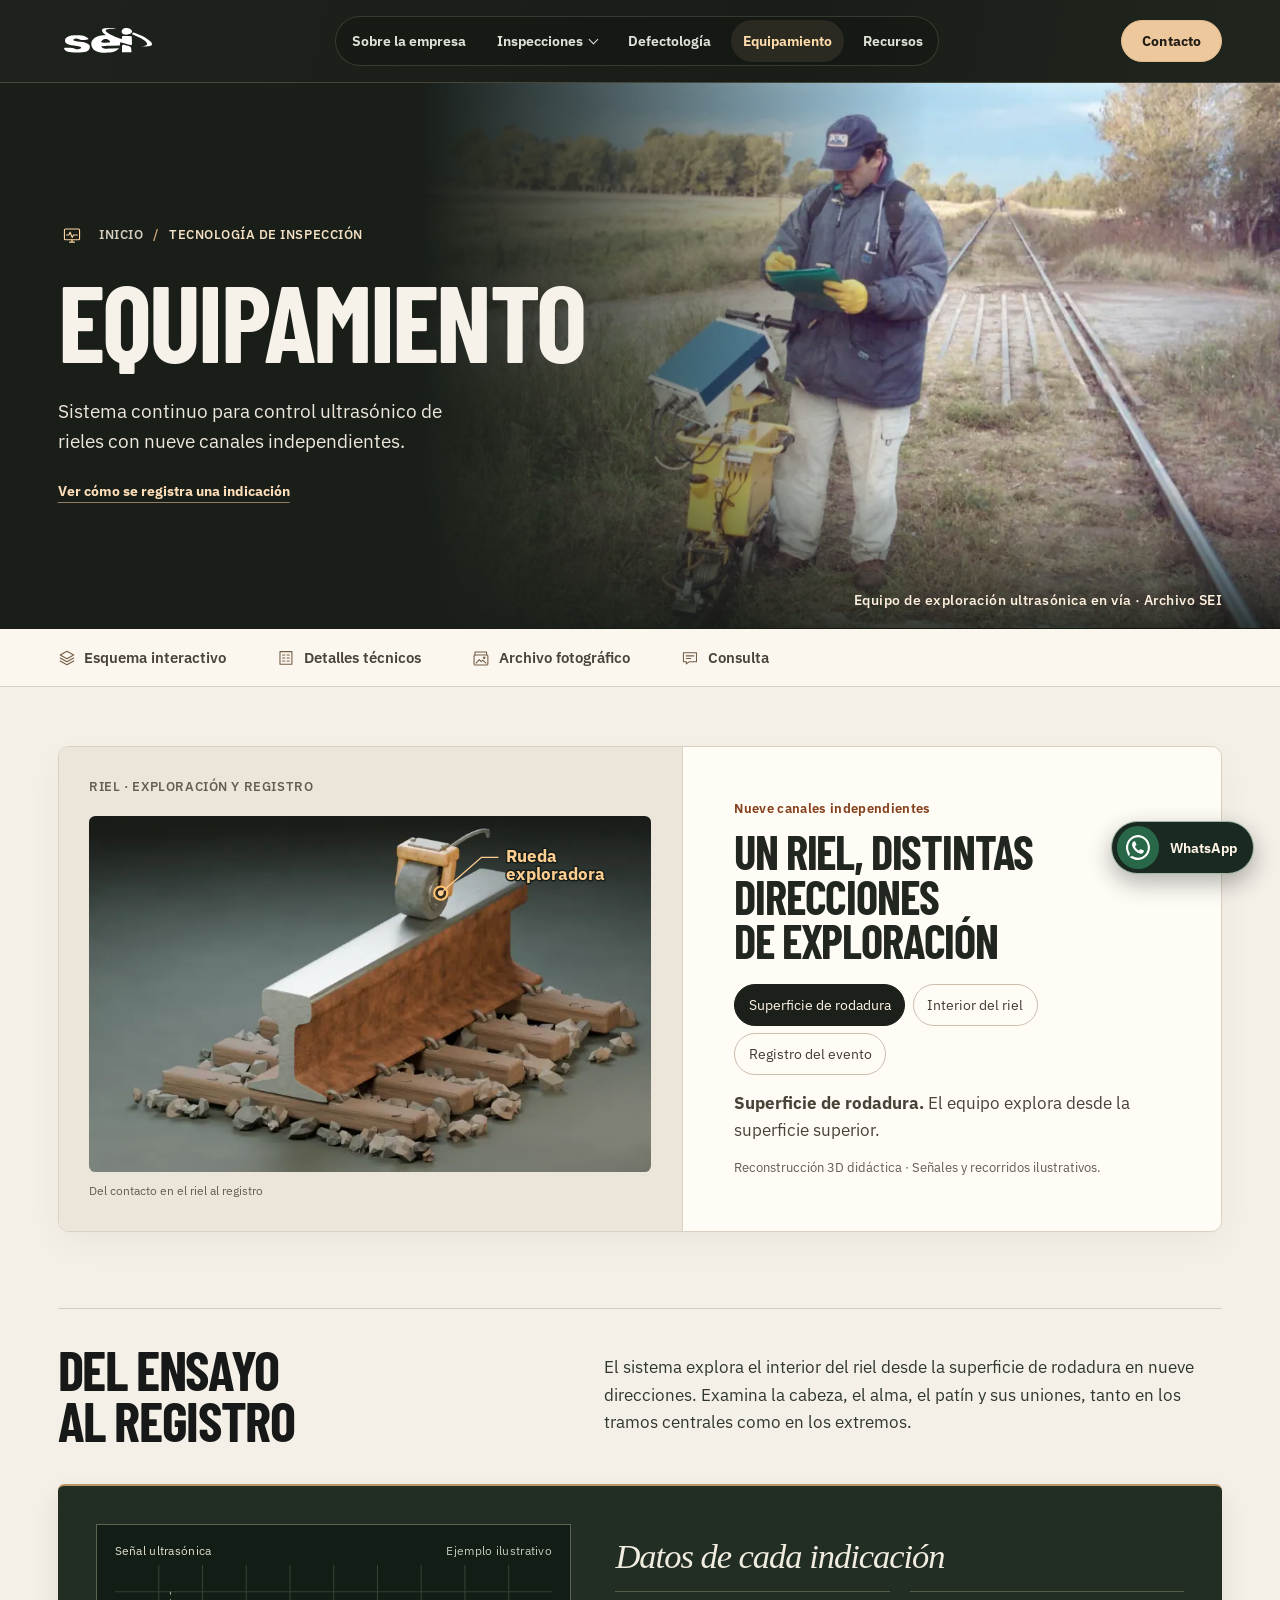
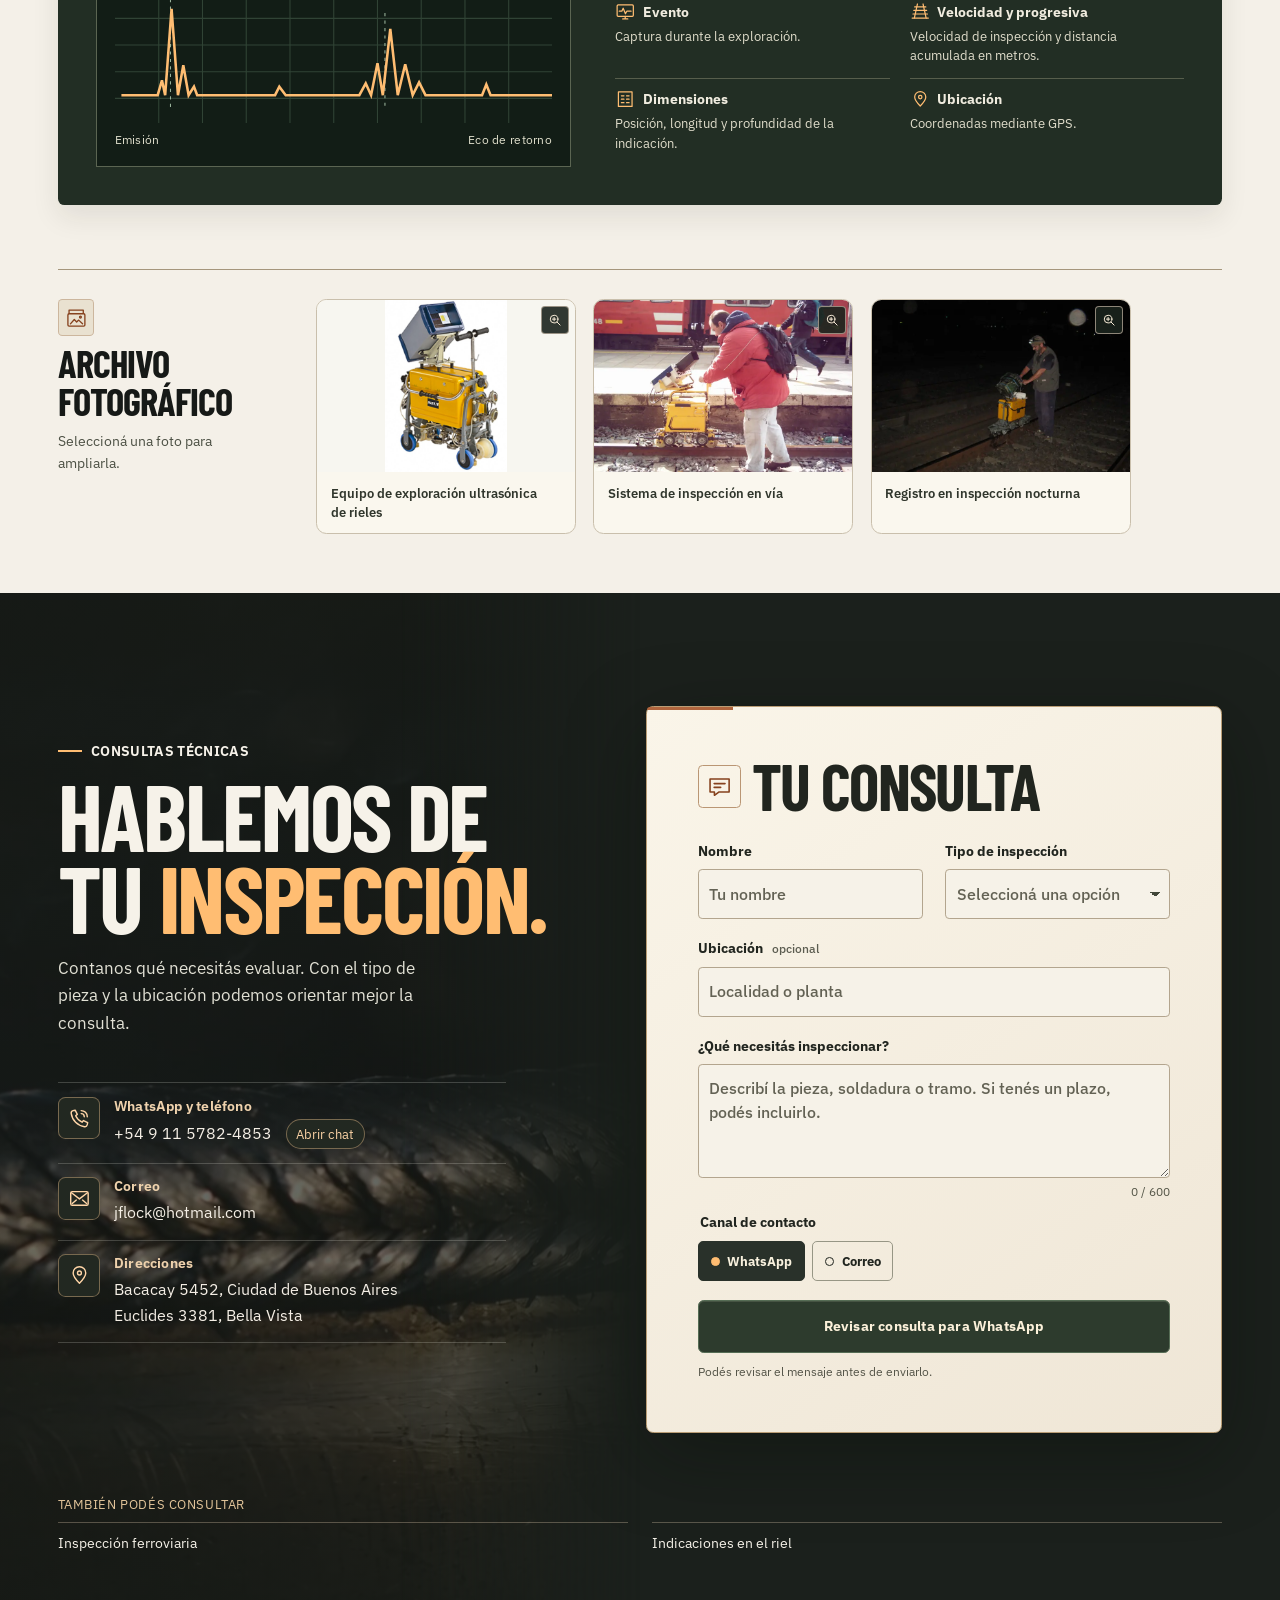
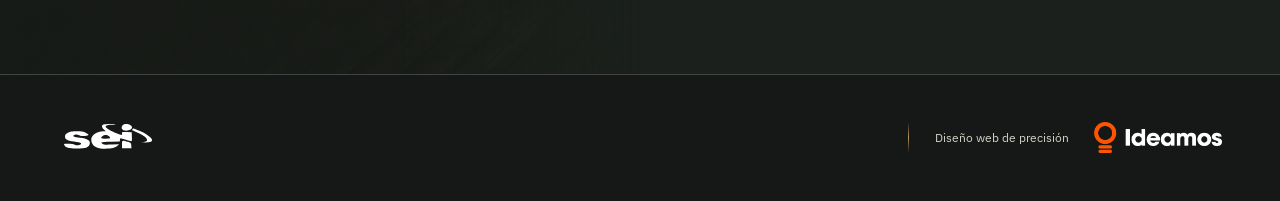
<file: equipamiento/index.html>
<!doctype html>
<html lang="es-AR">
<head>
  <meta charset="utf-8">
  <meta name="viewport" content="width=device-width, initial-scale=1">
  <meta name="description" content="Sistema continuo para control ultrasónico de rieles con nueve canales independientes.">
  <meta name="robots" content="noindex, follow">
  <meta property="og:type" content="website">
  <meta property="og:locale" content="es_AR">
  <meta property="og:site_name" content="Jorge Flock SEI">
  <meta property="og:title" content="Equipamiento ultrasónico multicanal para rieles | Jorge Flock SEI">
  <meta property="og:description" content="Sistema continuo para control ultrasónico de rieles con nueve canales independientes.">
  <meta property="og:url" content="https://estudioideamos.github.io/jorge-flock/equipamiento/">
  <meta property="og:image" content="https://estudioideamos.github.io/jorge-flock/assets/rail-3.webp">
  <meta name="twitter:card" content="summary_large_image">
  <meta name="theme-color" content="#151817">
  <link rel="icon" href="../assets/marca.svg?v=sei" type="image/svg+xml">
  <link rel="stylesheet" href="../assets/site.css?v=flock-footer-mobile">
  <script src="../assets/site.js?v=flock-speed-editorial" defer></script>
  <title>Equipamiento ultrasónico multicanal para rieles | Jorge Flock SEI</title>
</head>
<body class="internal">
<div class="reading-progress" aria-hidden="true"></div>
<a class="skip" href="#contenido">Ir al contenido</a>
<header class="masthead">
  <div class="shell header-inner">
    <a class="brand" href="../" aria-label="SEI Jorge Flock, inicio"><img class="brand-logo" src="../assets/sei.svg" width="153" height="56" alt=""></a>
    <button type="button" class="menu-toggle" aria-expanded="false" aria-controls="menu"><span class="menu-toggle-icon" aria-hidden="true"></span><span class="menu-toggle-label">Menú</span></button>
    <nav class="nav" id="menu" aria-label="Principal">
      <a href="../sobre-la-empresa/">Sobre la empresa</a>
      <details class="nav-inspections">
        <summary>Inspecciones <span class="nav-chevron" aria-hidden="true"></span></summary>
        <div class="nav-options"><a href="../#inspecciones">Todas las inspecciones</a><a href="../inspeccion-ferroviaria/" aria-labelledby="nav-inspeccion-ferroviaria" aria-describedby="nav-inspeccion-ferroviaria-detail"><span class="nav-option-icon"><svg class="tech-icon" viewBox="0 0 24 24" aria-hidden="true" focusable="false"><use href="../assets/inspection-icons.svg#rail"/></svg></span><span class="nav-option-copy"><strong id="nav-inspeccion-ferroviaria">Inspección ferroviaria</strong><small id="nav-inspeccion-ferroviaria-detail">Exploración continua de rieles</small></span></a><a href="../inspeccion-manual/" aria-labelledby="nav-inspeccion-manual" aria-describedby="nav-inspeccion-manual-detail"><span class="nav-option-icon"><svg class="tech-icon" viewBox="0 0 24 24" aria-hidden="true" focusable="false"><use href="../assets/inspection-icons.svg#probe"/></svg></span><span class="nav-option-copy"><strong id="nav-inspeccion-manual">Inspección manual</strong><small id="nav-inspeccion-manual-detail">Piezas, soldaduras y componentes</small></span></a><a href="../inspeccion-automatica/" aria-labelledby="nav-inspeccion-automatica" aria-describedby="nav-inspeccion-automatica-detail"><span class="nav-option-icon"><svg class="tech-icon" viewBox="0 0 24 24" aria-hidden="true" focusable="false"><use href="../assets/inspection-icons.svg#auto"/></svg></span><span class="nav-option-copy"><strong id="nav-inspeccion-automatica">Inspección automática</strong><small id="nav-inspeccion-automatica-detail">Barrido motorizado de soldaduras</small></span></a><a href="../inspeccion-semi-automatica/" aria-labelledby="nav-inspeccion-semi-automatica" aria-describedby="nav-inspeccion-semi-automatica-detail"><span class="nav-option-icon"><svg class="tech-icon" viewBox="0 0 24 24" aria-hidden="true" focusable="false"><use href="../assets/inspection-icons.svg#semi"/></svg></span><span class="nav-option-copy"><strong id="nav-inspeccion-semi-automatica">Inspección semiautomática</strong><small id="nav-inspeccion-semi-automatica-detail">Barrido guiado en accesos complejos</small></span></a></div>
      </details>
      <a href="../defectologia/">Defectología</a><a href="../equipamiento/" aria-current="page">Equipamiento</a><a href="../recursos/">Recursos</a>
      <a class="nav-contact" href="#contacto">Contacto</a>
    </nav>
    <a class="button header-cta" href="#contacto">Contacto</a>
  </div>
</header>

<main id="contenido">
  <section class="editorial-hero editorial-hero-photo" data-cover-motion aria-labelledby="pagina-titulo">
    <div class="shell editorial-hero-layout">
      <div class="editorial-heading">
        <p class="breadcrumb"><svg class="editorial-emblem" viewBox="0 0 24 24" aria-hidden="true" focusable="false"><use href="../assets/inspection-icons.svg#signal"/></svg>
          <span class="breadcrumb-trail"><a href="../">Inicio</a> <span class="hero-slash" aria-hidden="true">/</span> <span class="breadcrumb-topic">Tecnología de inspección</span></span>
        </p>
        <h1 id="pagina-titulo"><span>Equipamiento</span></h1>
        <p class="editorial-deck">Sistema continuo para control ultrasónico de rieles con nueve canales independientes.</p>
        <a class="editorial-hero-link" href="#esquema">Ver cómo se registra una indicación</a>
      </div>
      <figure class="editorial-cover editorial-cover-equipamiento">
        <div class="editorial-cover-frame"><img width="1600" height="1200" src="../assets/responsive/rail-3-1080.webp" srcset="../assets/responsive/rail-3-640.webp 640w, ../assets/responsive/rail-3-1080.webp 1080w, ../assets/responsive/rail-3-1600.webp 1600w" sizes="(max-width: 800px) 100vw, 67vw" alt="" fetchpriority="high" decoding="async"></div>
        <figcaption>Equipo de exploración ultrasónica en vía · Archivo SEI</figcaption>
      </figure>
    </div>
  </section>
  <div class="detail-section-bar">
    <nav class="shell detail-section-nav" aria-label="En esta página">
      <a href="#esquema"><svg class="tech-icon" viewBox="0 0 24 24" aria-hidden="true" focusable="false"><use href="../assets/inspection-icons.svg#section"/></svg>Esquema interactivo</a>
      <a href="#detalle"><svg class="tech-icon" viewBox="0 0 24 24" aria-hidden="true" focusable="false"><use href="../assets/inspection-icons.svg#details"/></svg>Detalles técnicos</a>
      <a href="#galeria"><svg class="tech-icon" viewBox="0 0 24 24" aria-hidden="true" focusable="false"><use href="../assets/inspection-icons.svg#archive"/></svg>Archivo fotográfico</a>
      <a href="#contacto"><svg class="tech-icon" viewBox="0 0 24 24" aria-hidden="true" focusable="false"><use href="../assets/inspection-icons.svg#chat"/></svg>Consulta</a>
    </nav>
  </div>
  <div class="detail-body paper">
    <div class="shell">
      <section class="tech-panel cutaway-panel" id="esquema" data-tech-panel aria-labelledby="grafico-titulo">
  <div class="tech-graphic cutaway-graphic" data-tech-view>
    <p class="rail-view-label">RIEL · EXPLORACIÓN Y REGISTRO</p>
    <div class="rail-scene">
      <img src="../assets/responsive/rail-cutaway-480.webp" srcset="../assets/responsive/rail-cutaway-480.webp 480w, ../assets/responsive/rail-cutaway-800.webp 800w, ../assets/responsive/rail-cutaway-1200.webp 1200w, ../assets/rail-cutaway.webp 1500w" sizes="(max-width: 600px) 92vw, (max-width: 960px) 47vw, 40vw" alt="" width="1500" height="950" decoding="async">
      <svg viewBox="0 0 600 380" role="img" aria-labelledby="cutaway-title cutaway-description">
        <title id="cutaway-title">Del contacto en el riel al registro</title>
        <desc id="cutaway-description">Un riel con una rueda exploradora en contacto. El corte muestra el acero y permite ilustrar trayectorias de exploración.</desc>
        <g class="cutaway-layer" data-layer="0"><circle class="cutaway-contact" cx="375.5" cy="82.2" r="7"/><g class="cutaway-callout"><path d="M375.5 82.2 L419 44H437"/><circle cx="375.5" cy="82.2" r="3"/><text x="445" y="49" text-anchor="start"><tspan x="445" dy="0">Rueda</tspan><tspan x="445" dy="19">exploradora</tspan></text></g></g><g class="cutaway-layer" data-layer="1"><path class="cutaway-travel" pathLength="100" d="M209.9 191.6L227.2 212.0"/><path class="cutaway-travel" pathLength="100" d="M209.9 191.6L210.5 249.9"/><path class="cutaway-travel" pathLength="100" d="M209.9 191.6L214.9 294.9"/><circle class="cutaway-contact" cx="209.9" cy="191.6" r="7"/></g><g class="cutaway-layer" data-layer="2"><svg x="23" y="32" width="225" height="96" viewBox="0 0 225 96" class="cutaway-trace">
    <rect x="1" y="1" width="223" height="94" rx="5" class="cutaway-screen"/>
    <text x="11" y="20">Eco ilustrativo</text>
    <path d="M12 39h199M12 55h199M12 71h199M42 32v49M74 32v49M106 32v49M138 32v49M170 32v49" class="cutaway-grid"/>
    <path class="cutaway-travel" pathLength="100" d="M12 72h18l4-20 4 20 5-8 4 8h61l5-10 5 10 5-35 5 35 6-17 5 17 3-6 4 6h63"/>
    <path aria-hidden="true" class="echo-highlight" pathLength="100" d="M12 72h18l4-20 4 20 5-8 4 8h61l5-10 5 10 5-35 5 35 6-17 5 17 3-6 4 6h63"/>
</svg><circle class="cutaway-contact" cx="375.5" cy="82.2" r="7"/></g>
      </svg>
    </div>
    <div class="cutaway-legend">Del contacto en el riel al registro</div>
  </div>
  <div class="tech-explainer">
    <p class="eyebrow">Nueve canales independientes</p>
    <h2 id="grafico-titulo">Un riel, distintas direcciones de exploración</h2>
    <div class="tech-options" role="group" aria-label="Vistas del esquema" hidden><button type="button" data-tech-step="0" aria-pressed="true">Superficie de rodadura</button><button type="button" data-tech-step="1" aria-pressed="false">Interior del riel</button><button type="button" data-tech-step="2" aria-pressed="false">Registro del evento</button></div>
    <div class="tech-notes" aria-live="polite"><p data-tech-note="0"><strong>Superficie de rodadura.</strong> El equipo explora desde la superficie superior.</p><p data-tech-note="1"><strong>Interior del riel.</strong> Los canales independientes permiten examinar el hongo, el alma y sus uniones desde distintas direcciones.</p><p data-tech-note="2"><strong>Registro del evento.</strong> El registro puede incluir posición, longitud, profundidad, progresiva y ubicación GPS.</p></div>
    <button class="rail-replay" type="button" data-tech-replay hidden>Repetir la animación</button>
    <small>Reconstrucción 3D didáctica · Señales y recorridos ilustrativos.</small>
  </div>
</section>
      <article class="editorial-detail technical-detail" id="detalle" aria-labelledby="detalle-titulo">
        <header class="technical-heading"><h2 id="detalle-titulo">Del ensayo al registro</h2><p>El sistema explora el interior del riel desde la superficie de rodadura en nueve direcciones. Examina la cabeza, el alma, el patín y sus uniones, tanto en los tramos centrales como en los extremos.</p></header>
        <section class="record-panel" aria-labelledby="registro-titulo" data-reveal>
          <figure class="record-screen">
            <figcaption>Señal ultrasónica <span>Ejemplo ilustrativo</span></figcaption>
            <svg viewBox="0 0 410 148" role="img" aria-labelledby="registro-svg">
              <title id="registro-svg">Representación de un pulso inicial y un eco de retorno</title>
              <path class="record-grid" d="M0 25h410M0 50h410M0 75h410M0 100h410M0 125h410M41 0v148M82 0v148M123 0v148M164 0v148M205 0v148M246 0v148M287 0v148M328 0v148M369 0v148"/>
              <path class="record-guide" d="M52 25v111M253 45v91"/>
              <path class="record-trace" pathLength="100" d="M6 122h34l4-14 3 14 6-81 6 81 5-28 5 28 5-8 3 8h73l4-8 6 8h69l6-11 5 11 6-30 5 30 7-62 7 62 7-29 7 29 6-12 6 12h53l4-10 4 10h60"/>
              <path aria-hidden="true" class="echo-highlight" pathLength="100" d="M6 122h34l4-14 3 14 6-81 6 81 5-28 5 28 5-8 3 8h73l4-8 6 8h69l6-11 5 11 6-30 5 30 7-62 7 62 7-29 7 29 6-12 6 12h53l4-10 4 10h60"/>
            </svg>
            <div class="record-key"><span>Emisión</span><span>Eco de retorno</span></div>
          </figure>
          <div class="record-description"><h3 id="registro-titulo">Datos de cada indicación</h3><dl class="record-data"><div><dt><svg class="record-icon" viewBox="0 0 24 24" aria-hidden="true" focusable="false"><use href="../assets/inspection-icons.svg#signal"/></svg>Evento</dt><dd>Captura durante la exploración.</dd></div><div><dt><svg class="record-icon" viewBox="0 0 24 24" aria-hidden="true" focusable="false"><use href="../assets/inspection-icons.svg#rail"/></svg>Velocidad y progresiva</dt><dd>Velocidad de inspección y distancia acumulada en metros.</dd></div><div><dt><svg class="record-icon" viewBox="0 0 24 24" aria-hidden="true" focusable="false"><use href="../assets/inspection-icons.svg#details"/></svg>Dimensiones</dt><dd>Posición, longitud y profundidad de la indicación.</dd></div><div><dt><svg class="record-icon" viewBox="0 0 24 24" aria-hidden="true" focusable="false"><use href="../assets/inspection-icons.svg#pin"/></svg>Ubicación</dt><dd>Coordenadas mediante GPS.</dd></div></dl></div>
        </section>
      </article>
      <section class="gallery" aria-labelledby="galeria">
        <div class="gallery-header">
          <h2 id="galeria"><svg class="tech-icon" viewBox="0 0 24 24" aria-hidden="true" focusable="false"><use href="../assets/inspection-icons.svg#archive"/></svg>Archivo fotográfico</h2>
          <p>Seleccioná una foto para ampliarla.</p>
        </div>
        <div class="gallery-grid"><figure><a href="../assets/equipment-1.webp?v=detail" aria-label="Ampliar foto de archivo: Equipo de exploración ultrasónica de rieles"><img decoding="async" src="../assets/equipment-1.webp?v=detail" alt="" width="710" height="1000" loading="lazy"><svg class="gallery-zoom" viewBox="0 0 24 24" aria-hidden="true" focusable="false"><use href="../assets/inspection-icons.svg#zoom"/></svg></a><figcaption>Equipo de exploración ultrasónica de rieles</figcaption></figure>
<figure><a href="../assets/rail-4.webp?v=detail" aria-label="Ampliar foto de archivo: Sistema de inspección en vía"><img decoding="async" src="../assets/responsive/rail-4-480.webp" srcset="../assets/responsive/rail-4-480.webp 480w, ../assets/responsive/rail-4-800.webp 800w, ../assets/responsive/rail-4-1200.webp 1200w, ../assets/rail-4.webp 1920w" sizes="(max-width: 600px) 92vw, (max-width: 960px) 47vw, 40vw" alt="" width="1920" height="1440" loading="lazy"><svg class="gallery-zoom" viewBox="0 0 24 24" aria-hidden="true" focusable="false"><use href="../assets/inspection-icons.svg#zoom"/></svg></a><figcaption>Sistema de inspección en vía</figcaption></figure>
<figure><a href="../assets/rail-5.webp?v=detail" aria-label="Ampliar foto de archivo: Registro en inspección nocturna"><img decoding="async" src="../assets/responsive/rail-5-480.webp" srcset="../assets/responsive/rail-5-480.webp 480w, ../assets/responsive/rail-5-800.webp 800w, ../assets/responsive/rail-5-1200.webp 1200w, ../assets/rail-5.webp 1600w" sizes="(max-width: 600px) 92vw, (max-width: 960px) 47vw, 40vw" alt="" width="1600" height="1200" loading="lazy"><svg class="gallery-zoom" viewBox="0 0 24 24" aria-hidden="true" focusable="false"><use href="../assets/inspection-icons.svg#zoom"/></svg></a><figcaption>Registro en inspección nocturna</figcaption></figure></div></section>
    </div>
  </div>
  <section class="contact section" id="contacto" aria-labelledby="contacto-titulo">
    <div class="shell contact-inner" id="consulta-tecnica">
      <div class="contact-editorial" data-reveal>
        <p class="eyebrow"><span class="dash"></span> CONSULTAS TÉCNICAS</p>
        <h2 id="contacto-titulo">Hablemos de<br>tu <em>inspección.</em></h2>
        <p>Contanos qué necesitás evaluar. Con el tipo de pieza y la ubicación podemos orientar mejor la consulta.</p>
        <dl class="contact-data">
          <div><dt><svg class="contact-data-icon" viewBox="0 0 24 24" aria-hidden="true" focusable="false"><use href="../assets/inspection-icons.svg?v=contact#contact-phone"/></svg>WhatsApp y teléfono</dt><dd class="contact-phone"><a href="tel:+5491157824853">+54 9 11 5782-4853</a><a class="contact-direct" href="https://wa.me/5491157824853">Abrir chat</a></dd></div>
          <div><dt><svg class="contact-data-icon" viewBox="0 0 24 24" aria-hidden="true" focusable="false"><use href="../assets/inspection-icons.svg?v=contact#contact-mail"/></svg>Correo</dt><dd><a href="mailto:jflock@hotmail.com">jflock@hotmail.com</a></dd></div>
          <div><dt><svg class="contact-data-icon" viewBox="0 0 24 24" aria-hidden="true" focusable="false"><use href="../assets/inspection-icons.svg?v=contact#pin"/></svg>Direcciones</dt><dd>Bacacay 5452, Ciudad de Buenos Aires<br>Euclides 3381, Bella Vista</dd></div>
        </dl>
      </div>

      <form class="contact-form" id="consulta" action="https://wa.me/5491157824853" method="get" target="_blank" data-reveal aria-labelledby="consulta-titulo">
        <h3 id="consulta-titulo"><svg class="tech-icon" viewBox="0 0 24 24" aria-hidden="true" focusable="false"><use href="../assets/inspection-icons.svg#chat"/></svg>Tu consulta</h3>
        <div class="contact-fields">
          <div class="field" data-enhanced hidden>
            <label for="nombre">Nombre</label>
            <input id="nombre" autocomplete="name" placeholder="Tu nombre" maxlength="100">
          </div>
          <div class="field" data-enhanced hidden>
            <label for="servicio">Tipo de inspección</label>
            <select id="servicio">
              <option value="" selected disabled>Seleccioná una opción</option>
              <option value="ferroviaria">Ferroviaria</option>
              <option value="manual">Manual</option>
              <option value="automatica">Automática</option>
              <option value="semiautomatica">Semiautomática</option>
              <option value="asesoramiento">Necesito asesoramiento</option>
            </select>
          </div>
          <div class="field field-wide" data-enhanced hidden>
            <label for="ubicacion">Ubicación <span>opcional</span></label>
            <input id="ubicacion" maxlength="120" autocomplete="off" placeholder="Localidad o planta">
          </div>
          <div class="field field-wide">
            <label for="mensaje">¿Qué necesitás inspeccionar?</label>
            <textarea id="mensaje" name="text" rows="3" maxlength="600" required placeholder="Describí la pieza, soldadura o tramo. Si tenés un plazo, podés incluirlo."></textarea>
            <span class="field-counter" id="contador" aria-hidden="true" hidden>0 / 600</span>
          </div>
        </div>
        <fieldset class="contact-channel" data-enhanced hidden>
          <legend>Canal de contacto</legend>
          <div class="channel-options">
            <label><input type="radio" name="canal" value="whatsapp" checked><span>WhatsApp</span></label>
            <label><input type="radio" name="canal" value="email"><span>Correo</span></label>
          </div>
        </fieldset>
        <div class="contact-submit">
          <button class="button" type="submit" aria-describedby="consulta-ayuda">Continuar por WhatsApp</button>
          <p id="consulta-ayuda">Podés revisar el mensaje antes de enviarlo.</p>
        </div>
      </form>
    </div>
    <dialog class="consultation-dialog" id="consulta-previa" aria-labelledby="previa-titulo">
      <div class="dialog-top"><h3 id="previa-titulo">Revisá tu consulta</h3><button type="button" class="dialog-close" aria-label="Cerrar vista previa">×</button></div>
      <pre id="previa-mensaje"></pre>
      <div class="dialog-actions"><button class="button outline" type="button">Editar consulta</button><a class="button preview-send" rel="noopener">Abrir WhatsApp</a></div>
    </dialog>
    <nav class="shell contact-related" aria-label="Páginas relacionadas"><h3>También podés consultar</h3><ul><li><a href="../inspeccion-ferroviaria/">Inspección ferroviaria</a></li><li><a href="../defectologia/">Indicaciones en el riel</a></li></ul></nav>
  </section>
</main>
<footer class="footer">
  <div class="shell footer-inner">
    <a class="brand" href="../" aria-label="Jorge Flock, inicio">
      <img class="brand-logo" src="../assets/sei.svg" width="153" height="56" alt="">
    </a>
    <a class="footer-credit" href="https://ideamos.com.ar/">
      <span>Diseño web de precisión</span>
      <img src="../assets/ideamos-logo.webp" alt="Ideamos" width="870" height="213" decoding="async">
    </a>
  </div>
</footer>
<a class="whatsapp-float" href="https://wa.me/5491157824853" aria-label="Consultar a Jorge por WhatsApp" target="_blank" rel="noopener">
  <img src="../assets/whatsapp-oficial.svg" width="28" height="28" alt="" decoding="async">
  <span aria-hidden="true">WhatsApp</span>
</a>
</body>
</html>
</file>
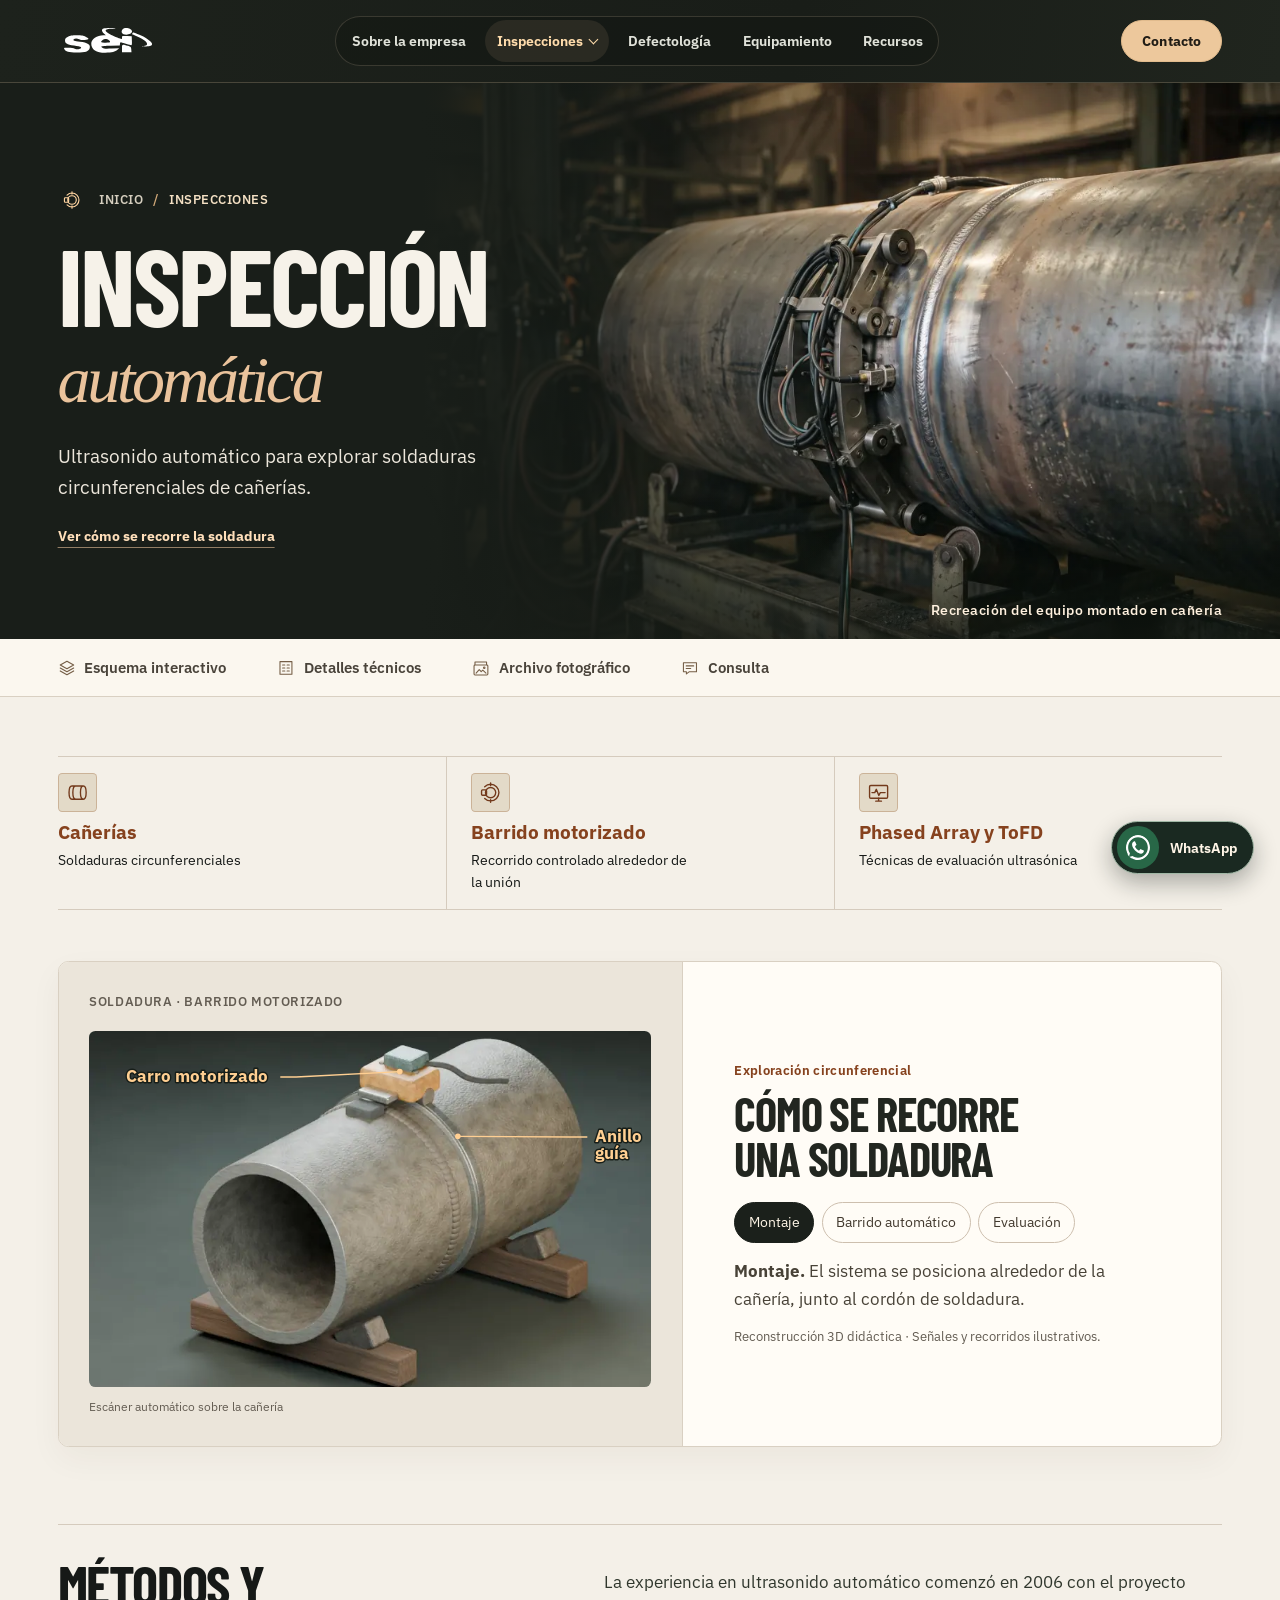
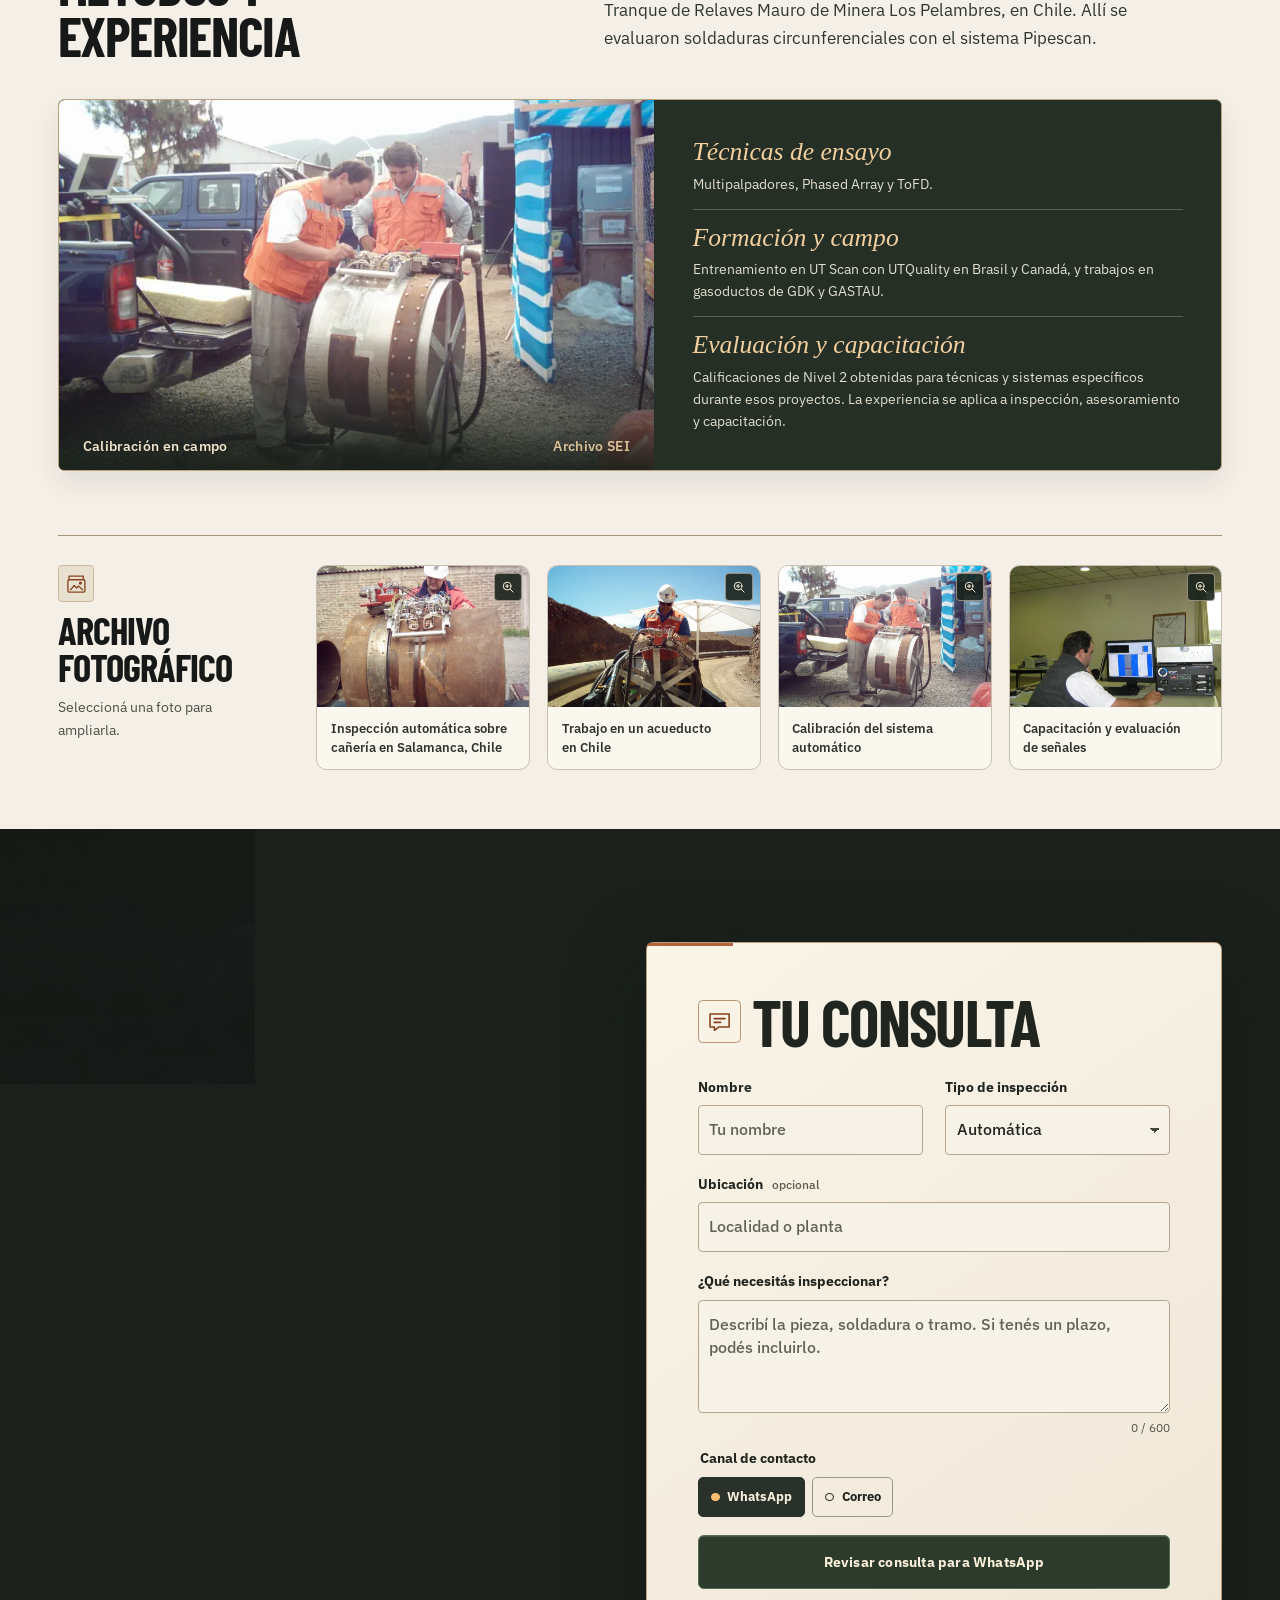
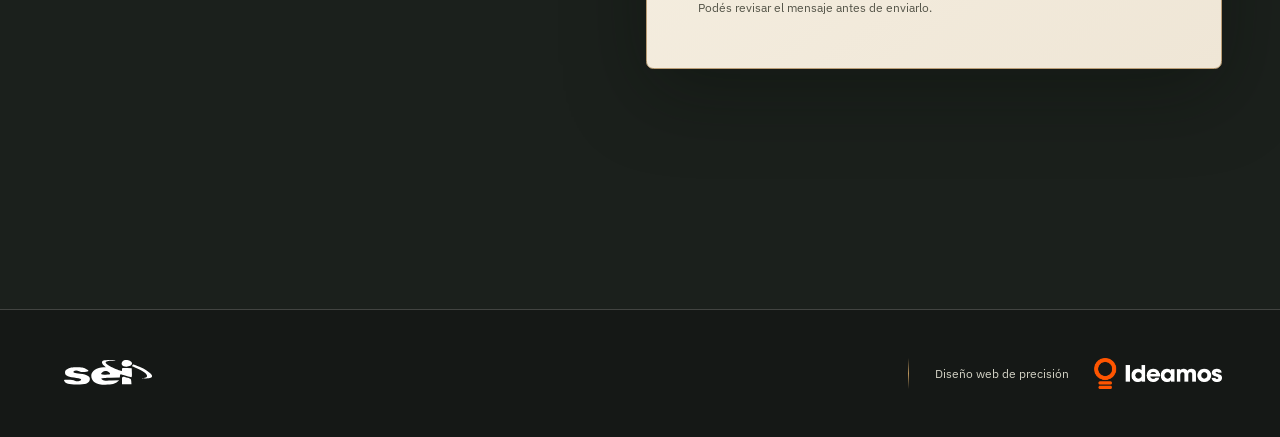
<file: inspeccion-automatica/index.html>
<!doctype html>
<html lang="es-AR">
<head>
  <meta charset="utf-8">
  <meta name="viewport" content="width=device-width, initial-scale=1">
  <meta name="description" content="Ultrasonido automático para explorar soldaduras circunferenciales de cañerías.">
  <meta name="robots" content="noindex, follow">
  <meta property="og:type" content="website">
  <meta property="og:locale" content="es_AR">
  <meta property="og:site_name" content="Jorge Flock SEI">
  <meta property="og:title" content="Inspección ultrasónica automática de soldaduras | Jorge Flock SEI">
  <meta property="og:description" content="Ultrasonido automático para explorar soldaduras circunferenciales de cañerías.">
  <meta property="og:url" content="https://estudioideamos.github.io/jorge-flock/inspeccion-automatica/">
  <meta property="og:image" content="https://estudioideamos.github.io/jorge-flock/assets/automatic-weld.webp">
  <meta name="twitter:card" content="summary_large_image">
  <meta name="theme-color" content="#151817">
  <link rel="icon" href="../assets/marca.svg?v=sei" type="image/svg+xml">
  <link rel="stylesheet" href="../assets/site.css?v=flock-footer-mobile">
  <script src="../assets/site.js?v=flock-speed-editorial" defer></script>
  <title>Inspección ultrasónica automática de soldaduras | Jorge Flock SEI</title>
</head>
<body class="internal">
<div class="reading-progress" aria-hidden="true"></div>
<a class="skip" href="#contenido">Ir al contenido</a>
<header class="masthead">
  <div class="shell header-inner">
    <a class="brand" href="../" aria-label="SEI Jorge Flock, inicio"><img class="brand-logo" src="../assets/sei.svg" width="153" height="56" alt=""></a>
    <button type="button" class="menu-toggle" aria-expanded="false" aria-controls="menu"><span class="menu-toggle-icon" aria-hidden="true"></span><span class="menu-toggle-label">Menú</span></button>
    <nav class="nav" id="menu" aria-label="Principal">
      <a href="../sobre-la-empresa/">Sobre la empresa</a>
      <details class="nav-inspections" data-current>
        <summary>Inspecciones <span class="nav-chevron" aria-hidden="true"></span></summary>
        <div class="nav-options"><a href="../#inspecciones">Todas las inspecciones</a><a href="../inspeccion-ferroviaria/" aria-labelledby="nav-inspeccion-ferroviaria" aria-describedby="nav-inspeccion-ferroviaria-detail"><span class="nav-option-icon"><svg class="tech-icon" viewBox="0 0 24 24" aria-hidden="true" focusable="false"><use href="../assets/inspection-icons.svg#rail"/></svg></span><span class="nav-option-copy"><strong id="nav-inspeccion-ferroviaria">Inspección ferroviaria</strong><small id="nav-inspeccion-ferroviaria-detail">Exploración continua de rieles</small></span></a><a href="../inspeccion-manual/" aria-labelledby="nav-inspeccion-manual" aria-describedby="nav-inspeccion-manual-detail"><span class="nav-option-icon"><svg class="tech-icon" viewBox="0 0 24 24" aria-hidden="true" focusable="false"><use href="../assets/inspection-icons.svg#probe"/></svg></span><span class="nav-option-copy"><strong id="nav-inspeccion-manual">Inspección manual</strong><small id="nav-inspeccion-manual-detail">Piezas, soldaduras y componentes</small></span></a><a href="../inspeccion-automatica/" aria-current="page" aria-labelledby="nav-inspeccion-automatica" aria-describedby="nav-inspeccion-automatica-detail"><span class="nav-option-icon"><svg class="tech-icon" viewBox="0 0 24 24" aria-hidden="true" focusable="false"><use href="../assets/inspection-icons.svg#auto"/></svg></span><span class="nav-option-copy"><strong id="nav-inspeccion-automatica">Inspección automática</strong><small id="nav-inspeccion-automatica-detail">Barrido motorizado de soldaduras</small></span></a><a href="../inspeccion-semi-automatica/" aria-labelledby="nav-inspeccion-semi-automatica" aria-describedby="nav-inspeccion-semi-automatica-detail"><span class="nav-option-icon"><svg class="tech-icon" viewBox="0 0 24 24" aria-hidden="true" focusable="false"><use href="../assets/inspection-icons.svg#semi"/></svg></span><span class="nav-option-copy"><strong id="nav-inspeccion-semi-automatica">Inspección semiautomática</strong><small id="nav-inspeccion-semi-automatica-detail">Barrido guiado en accesos complejos</small></span></a></div>
      </details>
      <a href="../defectologia/">Defectología</a><a href="../equipamiento/">Equipamiento</a><a href="../recursos/">Recursos</a>
      <a class="nav-contact" href="#contacto">Contacto</a>
    </nav>
    <a class="button header-cta" href="#contacto">Contacto</a>
  </div>
</header>

<main id="contenido">
  <section class="editorial-hero editorial-hero-photo" aria-labelledby="pagina-titulo">
    <div class="shell editorial-hero-layout">
      <div class="editorial-heading">
        <p class="breadcrumb"><svg class="editorial-emblem" viewBox="0 0 24 24" aria-hidden="true" focusable="false"><use href="../assets/inspection-icons.svg#auto"/></svg>
          <span class="breadcrumb-trail"><a href="../">Inicio</a> <span class="hero-slash" aria-hidden="true">/</span> <span class="breadcrumb-topic">Inspecciones</span></span>
        </p>
        <h1 id="pagina-titulo"><span>Inspección</span> <em>automática</em></h1>
        <p class="editorial-deck">Ultrasonido automático para explorar soldaduras circunferenciales de cañerías.</p>
        <a class="editorial-hero-link" href="#esquema">Ver cómo se recorre la soldadura</a>
      </div>
      <figure class="editorial-cover editorial-cover-inspeccion-automatica">
        <div class="editorial-cover-frame"><img width="2300" height="1717" src="../assets/responsive/automatic-weld-1080.webp" srcset="../assets/responsive/automatic-weld-640.webp 640w, ../assets/responsive/automatic-weld-1080.webp 1080w, ../assets/responsive/automatic-weld-1600.webp 1600w" sizes="(max-width: 800px) 100vw, 67vw" alt="" fetchpriority="high" decoding="async"></div>
        <figcaption>Recreación del equipo montado en cañería</figcaption>
      </figure>
    </div>
  </section>
  <div class="detail-section-bar">
    <nav class="shell detail-section-nav" aria-label="En esta página">
      <a href="#esquema"><svg class="tech-icon" viewBox="0 0 24 24" aria-hidden="true" focusable="false"><use href="../assets/inspection-icons.svg#section"/></svg>Esquema interactivo</a>
      <a href="#detalle"><svg class="tech-icon" viewBox="0 0 24 24" aria-hidden="true" focusable="false"><use href="../assets/inspection-icons.svg#details"/></svg>Detalles técnicos</a>
      <a href="#galeria"><svg class="tech-icon" viewBox="0 0 24 24" aria-hidden="true" focusable="false"><use href="../assets/inspection-icons.svg#archive"/></svg>Archivo fotográfico</a>
      <a href="#contacto"><svg class="tech-icon" viewBox="0 0 24 24" aria-hidden="true" focusable="false"><use href="../assets/inspection-icons.svg#chat"/></svg>Consulta</a>
    </nav>
  </div>
  <div class="detail-body paper">
    <div class="shell">
      <dl class="editorial-facts" aria-label="Alcance de la inspección"><div><dt><svg class="tech-icon" viewBox="0 0 24 24" aria-hidden="true" focusable="false"><use href="../assets/inspection-icons.svg#pipe"/></svg>Cañerías</dt><dd>Soldaduras circunferenciales</dd></div><div><dt><svg class="tech-icon" viewBox="0 0 24 24" aria-hidden="true" focusable="false"><use href="../assets/inspection-icons.svg#auto"/></svg>Barrido motorizado</dt><dd>Recorrido controlado alrededor de la unión</dd></div><div><dt><svg class="tech-icon" viewBox="0 0 24 24" aria-hidden="true" focusable="false"><use href="../assets/inspection-icons.svg#signal"/></svg>Phased Array y ToFD</dt><dd>Técnicas de evaluación ultrasónica</dd></div></dl>
      <section class="tech-panel cutaway-panel" id="esquema" data-tech-panel aria-labelledby="grafico-titulo">
  <div class="tech-graphic cutaway-graphic" data-tech-view>
    <p class="rail-view-label">SOLDADURA · BARRIDO MOTORIZADO</p>
    <div class="rail-scene">
      <img src="../assets/responsive/cutaway-automatic-480.webp" srcset="../assets/responsive/cutaway-automatic-480.webp 480w, ../assets/responsive/cutaway-automatic-800.webp 800w, ../assets/responsive/cutaway-automatic-1200.webp 1200w, ../assets/cutaway-automatic.webp 1500w" sizes="(max-width: 600px) 92vw, (max-width: 960px) 47vw, 40vw" alt="" width="1500" height="950" decoding="async">
      <svg viewBox="0 0 600 380" role="img" aria-labelledby="cutaway-title cutaway-description">
        <title id="cutaway-title">Escáner automático sobre la cañería</title>
        <desc id="cutaway-description">Una cañería de acero en corte con un cordón de soldadura, un anillo guía y un carro motorizado encima.</desc>
        <g class="cutaway-layer" data-layer="0"><g class="cutaway-callout"><path d="M331.8 43.2 L221.2 49H204.2"/><circle cx="331.8" cy="43.2" r="3"/><text x="40" y="54" text-anchor="start"><tspan x="40" dy="0">Carro motorizado</tspan></text></g><g class="cutaway-callout"><path d="M393.8 112.3 L514 113H532"/><circle cx="393.8" cy="112.3" r="3"/><text x="540" y="118" text-anchor="start"><tspan x="540" dy="0">Anillo</tspan><tspan x="540" dy="19">guía</tspan></text></g></g><g class="cutaway-layer" data-layer="1"><path class="cutaway-travel" pathLength="100" d="M335.1 59.7L342.3 62.1L349.4 65.1L356.4 68.8L363.2 73.0L369.9 77.8L376.4 83.1L382.6 88.9L388.5 95.3L394.1 102.0L399.3 109.1L404.0 116.6L408.4 124.3L412.3 132.3L415.7 140.5L418.6 148.8L420.9 157.2L422.7 165.7L424.0 174.1L424.7 182.5L424.8 190.7L424.4 198.8L423.4 206.6L421.8 214.2L419.7 221.4"/><circle class="cutaway-contact" cx="373.7" cy="133.8" r="7"/><g class="cutaway-callout"><path d="M373.7 133.8 L187.4 53H170.4"/><circle cx="373.7" cy="133.8" r="3"/><text x="45" y="58" text-anchor="start"><tspan x="45" dy="0">Cordón</tspan><tspan x="45" dy="19">de soldadura</tspan></text></g></g><g class="cutaway-layer" data-layer="2"><svg x="26" y="23" width="225" height="96" viewBox="0 0 225 96" class="cutaway-trace">
    <rect x="1" y="1" width="223" height="94" rx="5" class="cutaway-screen"/>
    <text x="11" y="20">Eco ilustrativo</text>
    <path d="M12 39h199M12 55h199M12 71h199M42 32v49M74 32v49M106 32v49M138 32v49M170 32v49" class="cutaway-grid"/>
    <path class="cutaway-travel" pathLength="100" d="M12 72h18l4-20 4 20 5-8 4 8h61l5-10 5 10 5-35 5 35 6-17 5 17 3-6 4 6h63"/>
    <path aria-hidden="true" class="echo-highlight" pathLength="100" d="M12 72h18l4-20 4 20 5-8 4 8h61l5-10 5 10 5-35 5 35 6-17 5 17 3-6 4 6h63"/>
</svg><circle class="cutaway-contact" cx="299.3" cy="84.5" r="7"/></g>
      </svg>
    </div>
    <div class="cutaway-legend">Escáner automático sobre la cañería</div>
  </div>
  <div class="tech-explainer">
    <p class="eyebrow">Exploración circunferencial</p>
    <h2 id="grafico-titulo">Cómo se recorre una soldadura</h2>
    <div class="tech-options" role="group" aria-label="Vistas del esquema" hidden><button type="button" data-tech-step="0" aria-pressed="true">Montaje</button><button type="button" data-tech-step="1" aria-pressed="false">Barrido automático</button><button type="button" data-tech-step="2" aria-pressed="false">Evaluación</button></div>
    <div class="tech-notes" aria-live="polite"><p data-tech-note="0"><strong>Montaje.</strong> El sistema se posiciona alrededor de la cañería, junto al cordón de soldadura.</p><p data-tech-note="1"><strong>Barrido automático.</strong> El equipo recorre la circunferencia con un movimiento controlado.</p><p data-tech-note="2"><strong>Evaluación.</strong> Los datos de la exploración quedan registrados para evaluar las indicaciones.</p></div>
    <button class="rail-replay" type="button" data-tech-replay hidden>Repetir la animación</button>
    <small>Reconstrucción 3D didáctica · Señales y recorridos ilustrativos.</small>
  </div>
</section>
      <article class="editorial-detail technical-detail" id="detalle" aria-labelledby="detalle-titulo">
        <header class="technical-heading"><h2 id="detalle-titulo">Métodos y experiencia</h2><p>La experiencia en ultrasonido automático comenzó en 2006 con el proyecto Tranque de Relaves Mauro de Minera Los Pelambres, en Chile. Allí se evaluaron soldaduras circunferenciales con el sistema Pipescan.</p></header>
        <div class="technical-feature" data-reveal>
          <figure class="technical-image"><img width="1200" height="900" src="../assets/responsive/auto-3-480.webp" srcset="../assets/responsive/auto-3-480.webp 480w, ../assets/responsive/auto-3-800.webp 800w, ../assets/responsive/auto-3-1200.webp 1200w" sizes="(max-width: 600px) 92vw, (max-width: 960px) 47vw, 40vw" alt="Calibración del equipo de inspección automática" loading="lazy" decoding="async"><figcaption><span>Calibración en campo</span><span>Archivo SEI</span></figcaption></figure>
          <dl class="technical-points"><div><dt>Técnicas de ensayo</dt><dd>Multipalpadores, Phased Array y ToFD.</dd></div><div><dt>Formación y campo</dt><dd>Entrenamiento en UT Scan con UTQuality en Brasil y Canadá, y trabajos en gasoductos de GDK y GASTAU.</dd></div><div><dt>Evaluación y capacitación</dt><dd>Calificaciones de Nivel 2 obtenidas para técnicas y sistemas específicos durante esos proyectos. La experiencia se aplica a inspección, asesoramiento y capacitación.</dd></div></dl>
        </div>
      </article>
      <section class="gallery" aria-labelledby="galeria">
        <div class="gallery-header">
          <h2 id="galeria"><svg class="tech-icon" viewBox="0 0 24 24" aria-hidden="true" focusable="false"><use href="../assets/inspection-icons.svg#archive"/></svg>Archivo fotográfico</h2>
          <p>Seleccioná una foto para ampliarla.</p>
        </div>
        <div class="gallery-grid"><figure><a href="../assets/auto-1.webp?v=detail" aria-label="Ampliar foto de archivo: Inspección automática sobre cañería en Salamanca, Chile"><img decoding="async" src="../assets/responsive/auto-1-480.webp" srcset="../assets/responsive/auto-1-480.webp 480w, ../assets/responsive/auto-1-800.webp 800w, ../assets/responsive/auto-1-1200.webp 1200w, ../assets/auto-1.webp 2048w" sizes="(max-width: 600px) 92vw, (max-width: 960px) 47vw, 40vw" alt="" width="2048" height="1536" loading="lazy"><svg class="gallery-zoom" viewBox="0 0 24 24" aria-hidden="true" focusable="false"><use href="../assets/inspection-icons.svg#zoom"/></svg></a><figcaption>Inspección automática sobre cañería en Salamanca, Chile</figcaption></figure>
<figure><a href="../assets/auto-2.webp?v=detail" aria-label="Ampliar foto de archivo: Trabajo en un acueducto en Chile"><img decoding="async" src="../assets/responsive/auto-2-480.webp" srcset="../assets/responsive/auto-2-480.webp 480w, ../assets/responsive/auto-2-800.webp 800w, ../assets/responsive/auto-2-1200.webp 1200w" sizes="(max-width: 600px) 92vw, (max-width: 960px) 47vw, 40vw" alt="" width="1200" height="900" loading="lazy"><svg class="gallery-zoom" viewBox="0 0 24 24" aria-hidden="true" focusable="false"><use href="../assets/inspection-icons.svg#zoom"/></svg></a><figcaption>Trabajo en un acueducto en Chile</figcaption></figure>
<figure><a href="../assets/auto-3.webp?v=detail" aria-label="Ampliar foto de archivo: Calibración del sistema automático"><img decoding="async" src="../assets/responsive/auto-3-480.webp" srcset="../assets/responsive/auto-3-480.webp 480w, ../assets/responsive/auto-3-800.webp 800w, ../assets/responsive/auto-3-1200.webp 1200w" sizes="(max-width: 600px) 92vw, (max-width: 960px) 47vw, 40vw" alt="" width="1200" height="900" loading="lazy"><svg class="gallery-zoom" viewBox="0 0 24 24" aria-hidden="true" focusable="false"><use href="../assets/inspection-icons.svg#zoom"/></svg></a><figcaption>Calibración del sistema automático</figcaption></figure>
<figure><a href="../assets/auto-4.webp?v=detail" aria-label="Ampliar foto de archivo: Capacitación y evaluación de señales"><img decoding="async" src="../assets/responsive/auto-4-480.webp" srcset="../assets/responsive/auto-4-480.webp 480w, ../assets/responsive/auto-4-800.webp 800w, ../assets/responsive/auto-4-1200.webp 1200w" sizes="(max-width: 600px) 92vw, (max-width: 960px) 47vw, 40vw" alt="" width="1200" height="900" loading="lazy"><svg class="gallery-zoom" viewBox="0 0 24 24" aria-hidden="true" focusable="false"><use href="../assets/inspection-icons.svg#zoom"/></svg></a><figcaption>Capacitación y evaluación de señales</figcaption></figure></div></section>
    </div>
  </div>
  <section class="contact section" id="contacto" aria-labelledby="contacto-titulo">
    <div class="shell contact-inner" id="consulta-tecnica">
      <div class="contact-editorial" data-reveal>
        <p class="eyebrow"><span class="dash"></span> CONSULTAS TÉCNICAS</p>
        <h2 id="contacto-titulo">Hablemos de<br>tu <em>inspección.</em></h2>
        <p>Contanos qué necesitás evaluar. Con el tipo de pieza y la ubicación podemos orientar mejor la consulta.</p>
        <dl class="contact-data">
          <div><dt><svg class="contact-data-icon" viewBox="0 0 24 24" aria-hidden="true" focusable="false"><use href="../assets/inspection-icons.svg?v=contact#contact-phone"/></svg>WhatsApp y teléfono</dt><dd class="contact-phone"><a href="tel:+5491157824853">+54 9 11 5782-4853</a><a class="contact-direct" href="https://wa.me/5491157824853">Abrir chat</a></dd></div>
          <div><dt><svg class="contact-data-icon" viewBox="0 0 24 24" aria-hidden="true" focusable="false"><use href="../assets/inspection-icons.svg?v=contact#contact-mail"/></svg>Correo</dt><dd><a href="mailto:jflock@hotmail.com">jflock@hotmail.com</a></dd></div>
          <div><dt><svg class="contact-data-icon" viewBox="0 0 24 24" aria-hidden="true" focusable="false"><use href="../assets/inspection-icons.svg?v=contact#pin"/></svg>Direcciones</dt><dd>Bacacay 5452, Ciudad de Buenos Aires<br>Euclides 3381, Bella Vista</dd></div>
        </dl>
      </div>

      <form class="contact-form" id="consulta" action="https://wa.me/5491157824853" method="get" target="_blank" data-reveal aria-labelledby="consulta-titulo">
        <h3 id="consulta-titulo"><svg class="tech-icon" viewBox="0 0 24 24" aria-hidden="true" focusable="false"><use href="../assets/inspection-icons.svg#chat"/></svg>Tu consulta</h3>
        <div class="contact-fields">
          <div class="field" data-enhanced hidden>
            <label for="nombre">Nombre</label>
            <input id="nombre" autocomplete="name" placeholder="Tu nombre" maxlength="100">
          </div>
          <div class="field" data-enhanced hidden>
            <label for="servicio">Tipo de inspección</label>
            <select id="servicio">
              <option value="" disabled>Seleccioná una opción</option>
              <option value="ferroviaria">Ferroviaria</option>
              <option value="manual">Manual</option>
              <option value="automatica" selected>Automática</option>
              <option value="semiautomatica">Semiautomática</option>
              <option value="asesoramiento">Necesito asesoramiento</option>
            </select>
          </div>
          <div class="field field-wide" data-enhanced hidden>
            <label for="ubicacion">Ubicación <span>opcional</span></label>
            <input id="ubicacion" maxlength="120" autocomplete="off" placeholder="Localidad o planta">
          </div>
          <div class="field field-wide">
            <label for="mensaje">¿Qué necesitás inspeccionar?</label>
            <textarea id="mensaje" name="text" rows="3" maxlength="600" required placeholder="Describí la pieza, soldadura o tramo. Si tenés un plazo, podés incluirlo."></textarea>
            <span class="field-counter" id="contador" aria-hidden="true" hidden>0 / 600</span>
          </div>
        </div>
        <fieldset class="contact-channel" data-enhanced hidden>
          <legend>Canal de contacto</legend>
          <div class="channel-options">
            <label><input type="radio" name="canal" value="whatsapp" checked><span>WhatsApp</span></label>
            <label><input type="radio" name="canal" value="email"><span>Correo</span></label>
          </div>
        </fieldset>
        <div class="contact-submit">
          <button class="button" type="submit" aria-describedby="consulta-ayuda">Continuar por WhatsApp</button>
          <p id="consulta-ayuda">Podés revisar el mensaje antes de enviarlo.</p>
        </div>
      </form>
    </div>
    <dialog class="consultation-dialog" id="consulta-previa" aria-labelledby="previa-titulo">
      <div class="dialog-top"><h3 id="previa-titulo">Revisá tu consulta</h3><button type="button" class="dialog-close" aria-label="Cerrar vista previa">×</button></div>
      <pre id="previa-mensaje"></pre>
      <div class="dialog-actions"><button class="button outline" type="button">Editar consulta</button><a class="button preview-send" rel="noopener">Abrir WhatsApp</a></div>
    </dialog>
    <nav class="shell contact-related" aria-label="Páginas relacionadas"><h3>También podés consultar</h3><ul><li><a href="../inspeccion-semi-automatica/">Inspección semiautomática</a></li><li><a href="../inspeccion-manual/">Inspección manual</a></li></ul></nav>
  </section>
</main>
<footer class="footer">
  <div class="shell footer-inner">
    <a class="brand" href="../" aria-label="Jorge Flock, inicio">
      <img class="brand-logo" src="../assets/sei.svg" width="153" height="56" alt="">
    </a>
    <a class="footer-credit" href="https://ideamos.com.ar/">
      <span>Diseño web de precisión</span>
      <img src="../assets/ideamos-logo.webp" alt="Ideamos" width="870" height="213" decoding="async">
    </a>
  </div>
</footer>
<a class="whatsapp-float" href="https://wa.me/5491157824853" aria-label="Consultar a Jorge por WhatsApp" target="_blank" rel="noopener">
  <img src="../assets/whatsapp-oficial.svg" width="28" height="28" alt="" decoding="async">
  <span aria-hidden="true">WhatsApp</span>
</a>
</body>
</html>
</file>
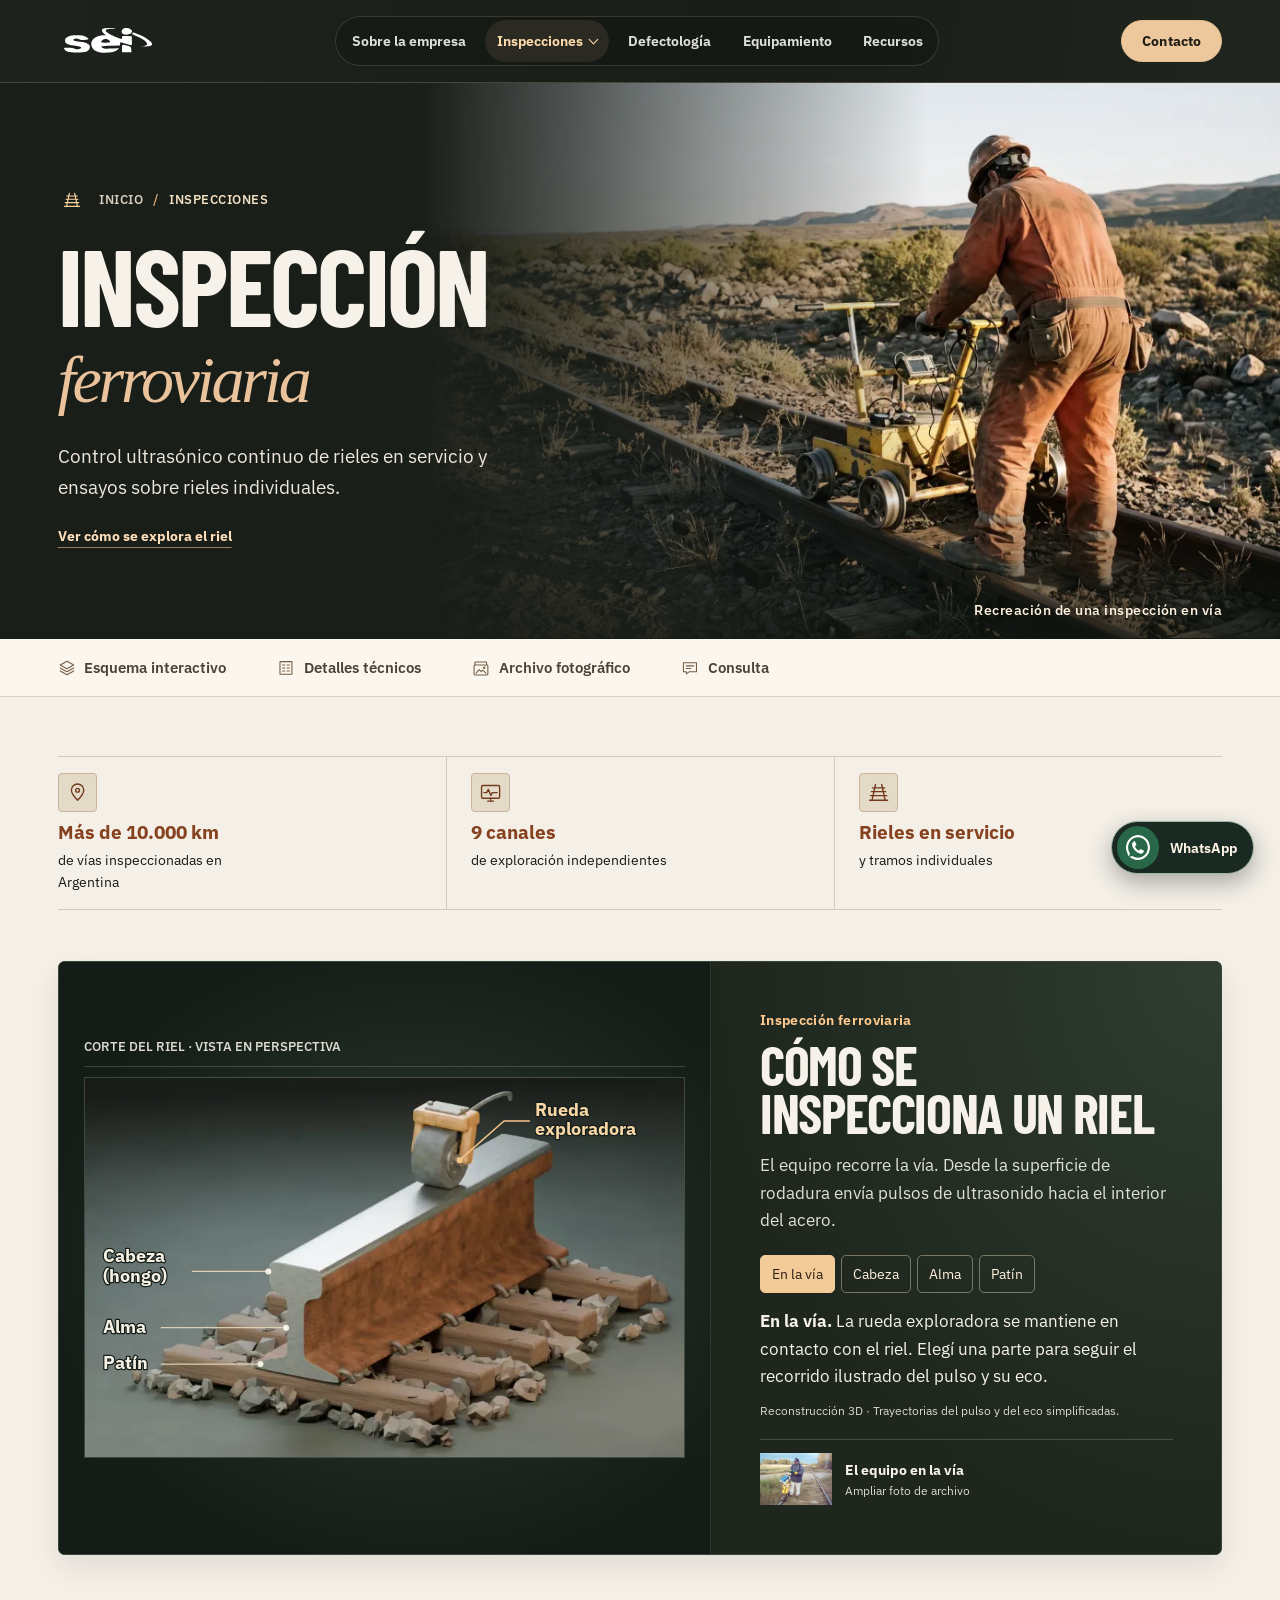
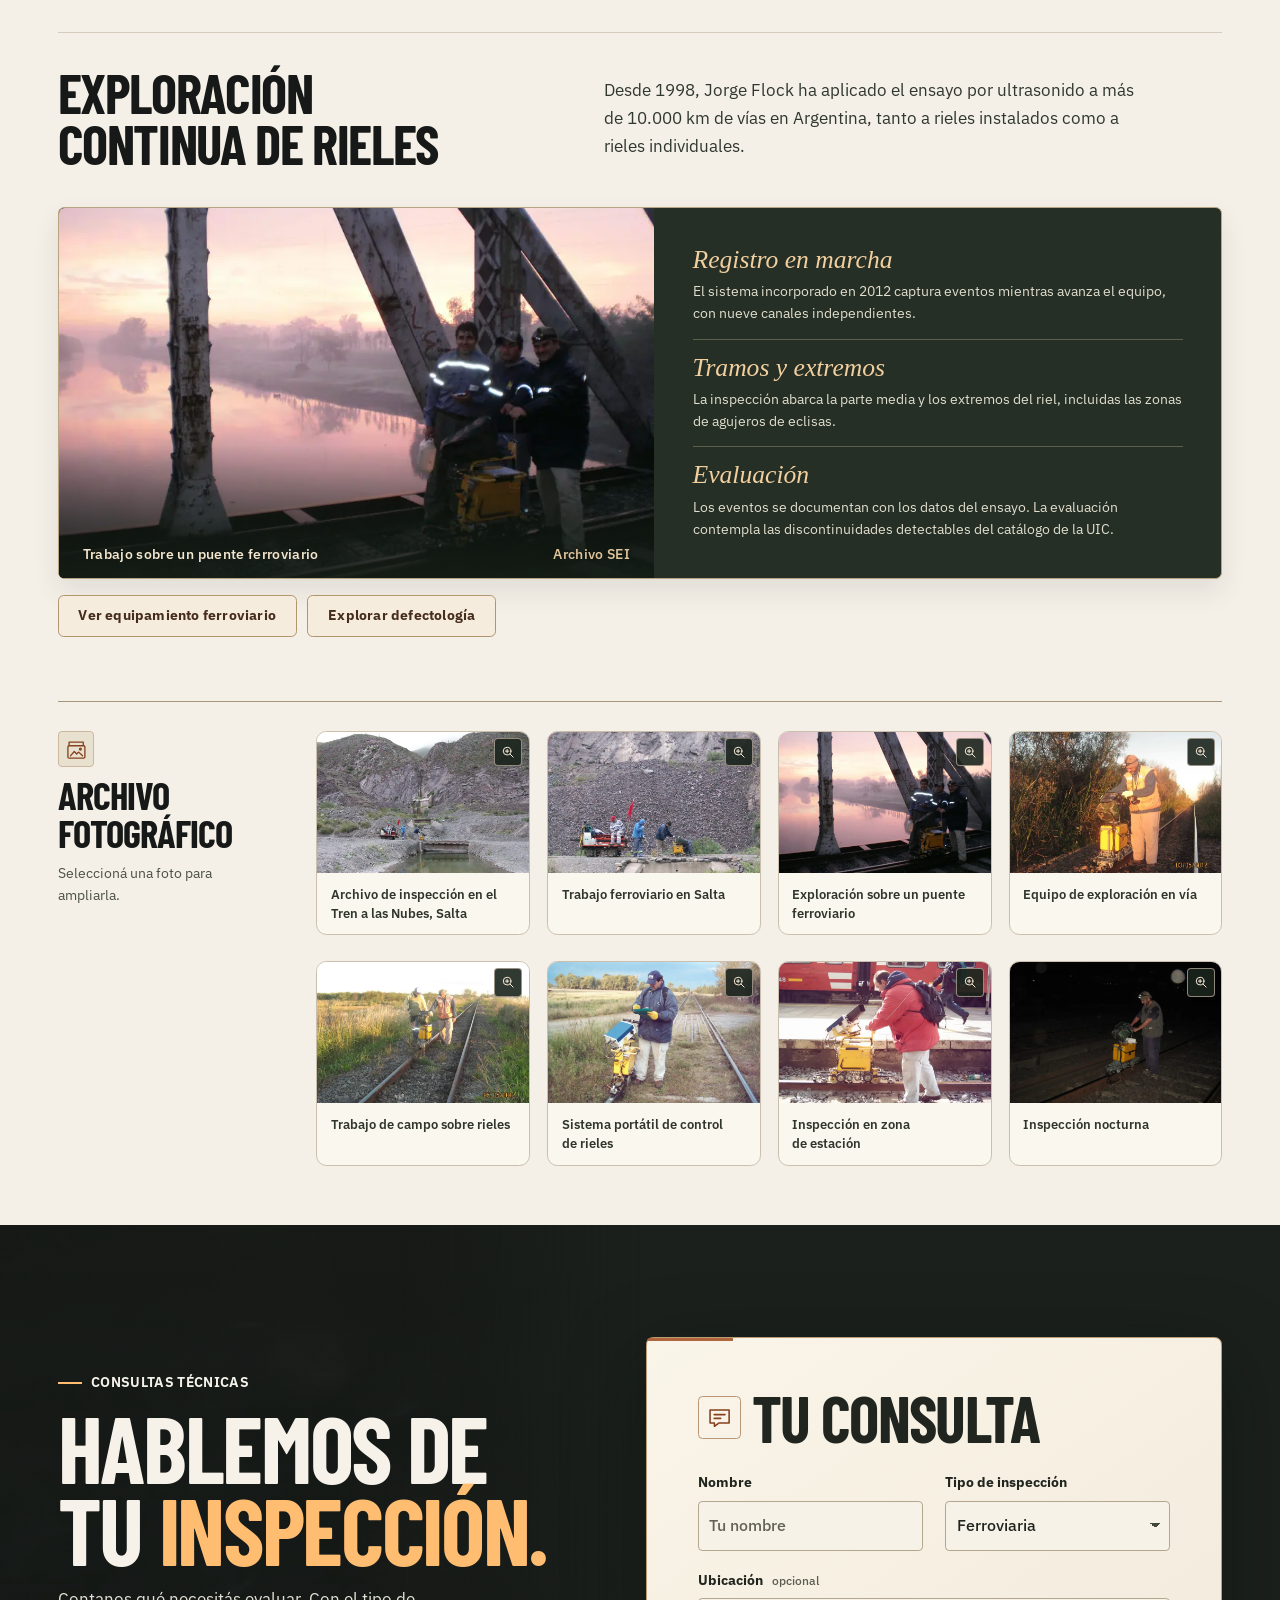
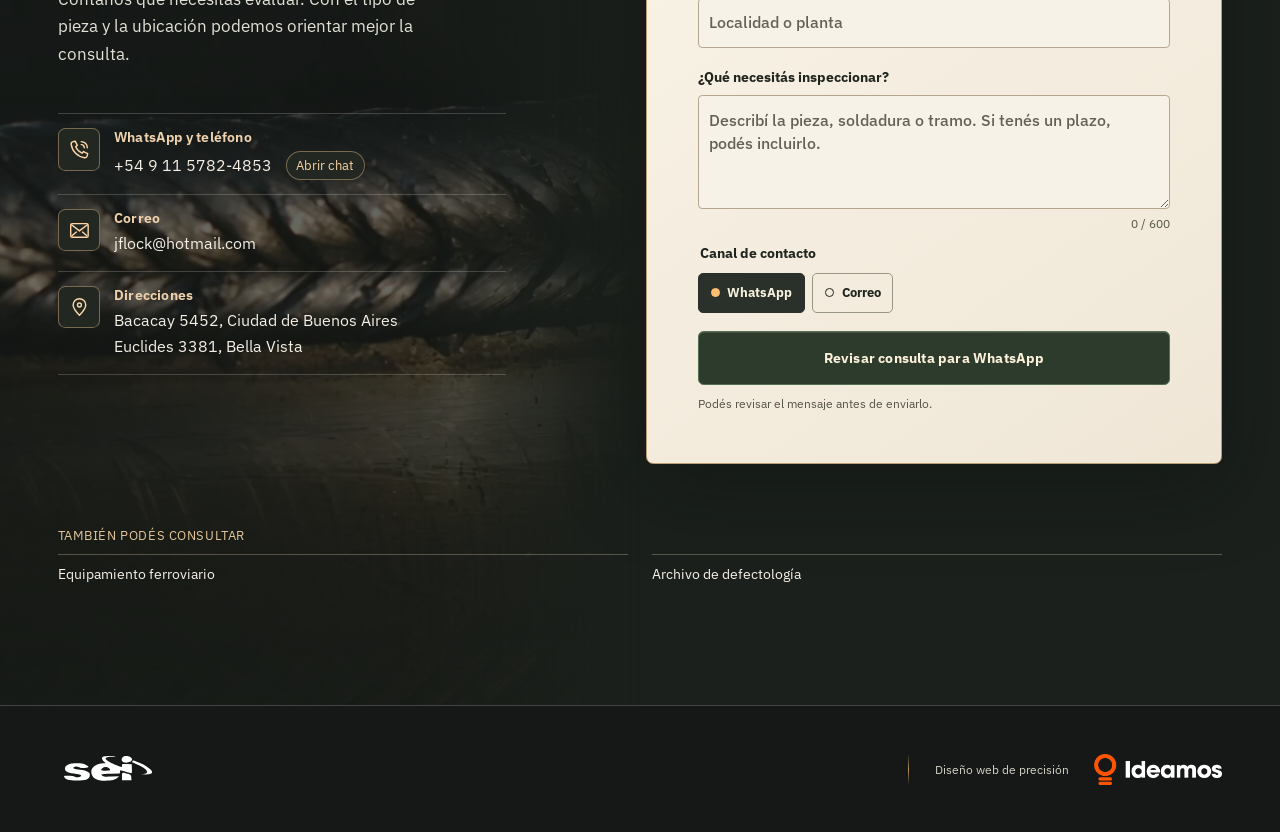
<file: inspeccion-ferroviaria/index.html>
<!doctype html>
<html lang="es-AR">
<head>
  <meta charset="utf-8">
  <meta name="viewport" content="width=device-width, initial-scale=1">
  <meta name="description" content="Control ultrasónico continuo de rieles en servicio y ensayos sobre rieles individuales.">
  <meta name="robots" content="noindex, follow">
  <meta property="og:type" content="website">
  <meta property="og:locale" content="es_AR">
  <meta property="og:site_name" content="Jorge Flock SEI">
  <meta property="og:title" content="Inspección ultrasónica de rieles ferroviarios | Jorge Flock SEI">
  <meta property="og:description" content="Control ultrasónico continuo de rieles en servicio y ensayos sobre rieles individuales.">
  <meta property="og:url" content="https://estudioideamos.github.io/jorge-flock/inspeccion-ferroviaria/">
  <meta property="og:image" content="https://estudioideamos.github.io/jorge-flock/assets/rail-inspection.webp">
  <meta name="twitter:card" content="summary_large_image">
  <meta name="theme-color" content="#151817">
  <link rel="icon" href="../assets/marca.svg?v=sei" type="image/svg+xml">
  <link rel="stylesheet" href="../assets/site.css?v=flock-footer-mobile">
  <script src="../assets/site.js?v=flock-speed-editorial" defer></script>
  <title>Inspección ultrasónica de rieles ferroviarios | Jorge Flock SEI</title>
</head>
<body class="internal">
<div class="reading-progress" aria-hidden="true"></div>
<a class="skip" href="#contenido">Ir al contenido</a>
<header class="masthead">
  <div class="shell header-inner">
    <a class="brand" href="../" aria-label="SEI Jorge Flock, inicio"><img class="brand-logo" src="../assets/sei.svg" width="153" height="56" alt=""></a>
    <button type="button" class="menu-toggle" aria-expanded="false" aria-controls="menu"><span class="menu-toggle-icon" aria-hidden="true"></span><span class="menu-toggle-label">Menú</span></button>
    <nav class="nav" id="menu" aria-label="Principal">
      <a href="../sobre-la-empresa/">Sobre la empresa</a>
      <details class="nav-inspections" data-current>
        <summary>Inspecciones <span class="nav-chevron" aria-hidden="true"></span></summary>
        <div class="nav-options"><a href="../#inspecciones">Todas las inspecciones</a><a href="../inspeccion-ferroviaria/" aria-current="page" aria-labelledby="nav-inspeccion-ferroviaria" aria-describedby="nav-inspeccion-ferroviaria-detail"><span class="nav-option-icon"><svg class="tech-icon" viewBox="0 0 24 24" aria-hidden="true" focusable="false"><use href="../assets/inspection-icons.svg#rail"/></svg></span><span class="nav-option-copy"><strong id="nav-inspeccion-ferroviaria">Inspección ferroviaria</strong><small id="nav-inspeccion-ferroviaria-detail">Exploración continua de rieles</small></span></a><a href="../inspeccion-manual/" aria-labelledby="nav-inspeccion-manual" aria-describedby="nav-inspeccion-manual-detail"><span class="nav-option-icon"><svg class="tech-icon" viewBox="0 0 24 24" aria-hidden="true" focusable="false"><use href="../assets/inspection-icons.svg#probe"/></svg></span><span class="nav-option-copy"><strong id="nav-inspeccion-manual">Inspección manual</strong><small id="nav-inspeccion-manual-detail">Piezas, soldaduras y componentes</small></span></a><a href="../inspeccion-automatica/" aria-labelledby="nav-inspeccion-automatica" aria-describedby="nav-inspeccion-automatica-detail"><span class="nav-option-icon"><svg class="tech-icon" viewBox="0 0 24 24" aria-hidden="true" focusable="false"><use href="../assets/inspection-icons.svg#auto"/></svg></span><span class="nav-option-copy"><strong id="nav-inspeccion-automatica">Inspección automática</strong><small id="nav-inspeccion-automatica-detail">Barrido motorizado de soldaduras</small></span></a><a href="../inspeccion-semi-automatica/" aria-labelledby="nav-inspeccion-semi-automatica" aria-describedby="nav-inspeccion-semi-automatica-detail"><span class="nav-option-icon"><svg class="tech-icon" viewBox="0 0 24 24" aria-hidden="true" focusable="false"><use href="../assets/inspection-icons.svg#semi"/></svg></span><span class="nav-option-copy"><strong id="nav-inspeccion-semi-automatica">Inspección semiautomática</strong><small id="nav-inspeccion-semi-automatica-detail">Barrido guiado en accesos complejos</small></span></a></div>
      </details>
      <a href="../defectologia/">Defectología</a><a href="../equipamiento/">Equipamiento</a><a href="../recursos/">Recursos</a>
      <a class="nav-contact" href="#contacto">Contacto</a>
    </nav>
    <a class="button header-cta" href="#contacto">Contacto</a>
  </div>
</header>

<main id="contenido">
  <section class="editorial-hero editorial-hero-photo" data-cover-motion aria-labelledby="pagina-titulo">
    <div class="shell editorial-hero-layout">
      <div class="editorial-heading">
        <p class="breadcrumb"><svg class="editorial-emblem" viewBox="0 0 24 24" aria-hidden="true" focusable="false"><use href="../assets/inspection-icons.svg#rail"/></svg>
          <span class="breadcrumb-trail"><a href="../">Inicio</a> <span class="hero-slash" aria-hidden="true">/</span> <span class="breadcrumb-topic">Inspecciones</span></span>
        </p>
        <h1 id="pagina-titulo"><span>Inspección</span> <em>ferroviaria</em></h1>
        <p class="editorial-deck">Control ultrasónico continuo de rieles en servicio y ensayos sobre rieles individuales.</p>
        <a class="editorial-hero-link" href="#esquema">Ver cómo se explora el riel</a>
      </div>
      <figure class="editorial-cover editorial-cover-inspeccion-ferroviaria">
        <div class="editorial-cover-frame"><img width="2300" height="1284" src="../assets/responsive/rail-inspection-1080.webp" srcset="../assets/responsive/rail-inspection-640.webp 640w, ../assets/responsive/rail-inspection-1080.webp 1080w, ../assets/responsive/rail-inspection-1600.webp 1600w" sizes="(max-width: 800px) 100vw, 67vw" alt="" fetchpriority="high" decoding="async"></div>
        <figcaption>Recreación de una inspección en vía</figcaption>
      </figure>
    </div>
  </section>
  <div class="detail-section-bar">
    <nav class="shell detail-section-nav" aria-label="En esta página">
      <a href="#esquema"><svg class="tech-icon" viewBox="0 0 24 24" aria-hidden="true" focusable="false"><use href="../assets/inspection-icons.svg#section"/></svg>Esquema interactivo</a>
      <a href="#detalle"><svg class="tech-icon" viewBox="0 0 24 24" aria-hidden="true" focusable="false"><use href="../assets/inspection-icons.svg#details"/></svg>Detalles técnicos</a>
      <a href="#galeria"><svg class="tech-icon" viewBox="0 0 24 24" aria-hidden="true" focusable="false"><use href="../assets/inspection-icons.svg#archive"/></svg>Archivo fotográfico</a>
      <a href="#contacto"><svg class="tech-icon" viewBox="0 0 24 24" aria-hidden="true" focusable="false"><use href="../assets/inspection-icons.svg#chat"/></svg>Consulta</a>
    </nav>
  </div>
  <div class="detail-body paper">
    <div class="shell">
      <dl class="editorial-facts" aria-label="Alcance de la inspección"><div><dt><svg class="tech-icon" viewBox="0 0 24 24" aria-hidden="true" focusable="false"><use href="../assets/inspection-icons.svg#pin"/></svg>Más de 10.000 km</dt><dd>de vías inspeccionadas en Argentina</dd></div><div><dt><svg class="tech-icon" viewBox="0 0 24 24" aria-hidden="true" focusable="false"><use href="../assets/inspection-icons.svg#signal"/></svg>9 canales</dt><dd>de exploración independientes</dd></div><div><dt><svg class="tech-icon" viewBox="0 0 24 24" aria-hidden="true" focusable="false"><use href="../assets/inspection-icons.svg#rail"/></svg>Rieles en servicio</dt><dd>y tramos individuales</dd></div></dl>
      <section class="tech-panel rail-panel" id="esquema" data-tech-panel aria-labelledby="grafico-titulo">
  <div class="tech-graphic rail-graphic" data-tech-view>
    <p class="rail-view-label">CORTE DEL RIEL · VISTA EN PERSPECTIVA</p>
    <div class="rail-scene">
      <img src="../assets/responsive/rail-cutaway-480.webp" srcset="../assets/responsive/rail-cutaway-480.webp 480w, ../assets/responsive/rail-cutaway-800.webp 800w, ../assets/responsive/rail-cutaway-1200.webp 1200w, ../assets/rail-cutaway.webp 1500w" sizes="(max-width: 600px) 92vw, (max-width: 960px) 47vw, 40vw" alt="" width="1500" height="950" decoding="async">
      <svg viewBox="0 0 600 380" role="img" aria-labelledby="rail-svg-title rail-svg-desc">
        <title id="rail-svg-title">Reconstrucción 3D de un riel y una rueda exploradora</title>
        <desc id="rail-svg-desc">El riel se apoya en durmientes sobre piedras de balasto. El corte en primer plano muestra la cabeza, el alma y el patín. Más atrás, la rueda exploradora apoya sobre la superficie de rodadura.</desc>
      <g class="rail-probe">
        <path d="M375.5 82.2 420 43H446" fill="none" stroke="#f3c589" stroke-width="1.45"/>
        <circle cx="375.5" cy="82.2" r="3" fill="#f3c589"/>
        <text x="451" y="38" class="rail-annotation"><tspan x="451">Rueda</tspan><tspan x="451" dy="19">exploradora</tspan></text>
      </g>
      <g class="rail-label" data-layer="1">
        <path class="rail-label-line" d="M107 193.8H183.8"/><circle cx="183.8" cy="193.8" r="3"/>
        <text x="18" y="184.8"><tspan>Cabeza</tspan><tspan x="18" dy="20">(hongo)</tspan></text>
      </g>
      <g class="rail-label" data-layer="2">
        <path class="rail-label-line" d="M76 250.1H201.6"/><circle cx="201.6" cy="250.1" r="3"/>
        <text x="18" y="255.1">Alma</text>
      </g>
      <g class="rail-label" data-layer="3">
        <path class="rail-label-line" d="M76 286.6H175.9"/><circle cx="175.9" cy="286.6" r="3"/>
        <text x="18" y="291.6">Patín</text>
      </g>
      <g class="rail-signal" data-layer="1">
        <circle class="rail-impact" cx="227.2" cy="212.0" r="4"/>
        <path class="rail-out" pathLength="100" d="M209.9 191.6L227.2 212.0"/>
        <path class="rail-echo" pathLength="100" d="M227.2 212.0L212.3 192.1"/>
      </g>
      <g class="rail-signal" data-layer="2">
        <circle class="rail-impact" cx="210.5" cy="249.9" r="4"/>
        <path class="rail-out" pathLength="100" d="M209.9 191.6L210.5 249.9"/>
        <path class="rail-echo" pathLength="100" d="M210.5 249.9L212.3 192.1"/>
      </g>
      <g class="rail-signal" data-layer="3">
        <circle class="rail-impact" cx="214.9" cy="294.9" r="4"/>
        <path class="rail-out" pathLength="100" d="M209.9 191.6L214.9 294.9"/>
        <path class="rail-echo" pathLength="100" d="M214.9 294.9L212.3 192.1"/>
      </g>
      <circle class="rail-entry" cx="209.9" cy="191.6" r="3" fill="#ffca8a"/>
      </svg>
    </div>
    <div class="rail-signal-key" aria-hidden="true"><span>Pulso emitido</span><span>Eco de retorno</span></div>
  </div>
  <div class="tech-explainer rail-explainer">
    <p class="eyebrow">Inspección ferroviaria</p>
    <h2 id="grafico-titulo">Cómo se inspecciona un riel</h2>
    <p class="rail-intro">El equipo recorre la vía. Desde la superficie de rodadura envía pulsos de ultrasonido hacia el interior del acero.</p>
    <div class="tech-options" role="group" aria-label="Partes del riel" hidden>
      <button type="button" data-tech-step="0" aria-pressed="true">En la vía</button>
      <button type="button" data-tech-step="1" aria-pressed="false">Cabeza</button>
      <button type="button" data-tech-step="2" aria-pressed="false">Alma</button>
      <button type="button" data-tech-step="3" aria-pressed="false">Patín</button>
    </div>
    <div class="tech-notes" aria-live="polite">
      <p data-tech-note="0"><strong>En la vía.</strong> La rueda exploradora se mantiene en contacto con el riel. Elegí una parte para seguir el recorrido ilustrado del pulso y su eco.</p>
      <p data-tech-note="1"><strong>Cabeza o hongo.</strong> Es la parte superior, sobre la que rueda el tren. Un eco puede aportar información sobre un cambio dentro del acero.</p>
      <p data-tech-note="2"><strong>Alma.</strong> Es la parte angosta que une la cabeza con la base. El registro muestra cuánto tarda en volver la señal.</p>
      <p data-tech-note="3"><strong>Patín.</strong> Es la base ancha que apoya sobre el durmiente. La cobertura de esta zona depende de la configuración del ensayo.</p>
    </div>
    <button class="rail-replay" type="button" data-tech-replay hidden>Repetir el pulso</button>
    <small>Reconstrucción 3D · Trayectorias del pulso y del eco simplificadas.</small>
    <a class="rail-archive" href="../assets/rail-3.webp?v=detail">
      <img decoding="async" src="../assets/responsive/rail-3-480.webp" srcset="../assets/responsive/rail-3-480.webp 480w, ../assets/responsive/rail-3-800.webp 800w, ../assets/responsive/rail-3-1200.webp 1200w, ../assets/rail-3.webp 1600w" sizes="(max-width: 600px) 92vw, (max-width: 960px) 47vw, 40vw" alt="" width="1600" height="1200" loading="lazy">
      <span><strong>El equipo en la vía</strong><small>Ampliar foto de archivo</small></span>
    </a>
  </div>
</section>
      <article class="editorial-detail technical-detail" id="detalle" aria-labelledby="detalle-titulo">
        <header class="technical-heading"><h2 id="detalle-titulo">Exploración continua de rieles</h2><p>Desde 1998, Jorge Flock ha aplicado el ensayo por ultrasonido a más de 10.000 km de vías en Argentina, tanto a rieles instalados como a rieles individuales.</p></header>
        <div class="technical-feature" data-reveal>
          <figure class="technical-image"><img width="1920" height="1440" src="../assets/responsive/rail-6-480.webp" srcset="../assets/responsive/rail-6-480.webp 480w, ../assets/responsive/rail-6-800.webp 800w, ../assets/responsive/rail-6-1200.webp 1200w, ../assets/rail-6.webp 1920w" sizes="(max-width: 600px) 92vw, (max-width: 960px) 47vw, 40vw" alt="Equipo de exploración durante un trabajo sobre un puente ferroviario" loading="lazy" decoding="async"><figcaption><span>Trabajo sobre un puente ferroviario</span><span>Archivo SEI</span></figcaption></figure>
          <dl class="technical-points"><div><dt>Registro en marcha</dt><dd>El sistema incorporado en 2012 captura eventos mientras avanza el equipo, con nueve canales independientes.</dd></div><div><dt>Tramos y extremos</dt><dd>La inspección abarca la parte media y los extremos del riel, incluidas las zonas de agujeros de eclisas.</dd></div><div><dt>Evaluación</dt><dd>Los eventos se documentan con los datos del ensayo. La evaluación contempla las discontinuidades detectables del catálogo de la UIC.</dd></div></dl>
        </div><nav class="technical-actions" aria-label="Ver también"><a class="button outline" href="../equipamiento/">Ver equipamiento ferroviario</a><a class="button outline" href="../defectologia/">Explorar defectología</a></nav>
      </article>
      <section class="gallery" aria-labelledby="galeria">
        <div class="gallery-header">
          <h2 id="galeria"><svg class="tech-icon" viewBox="0 0 24 24" aria-hidden="true" focusable="false"><use href="../assets/inspection-icons.svg#archive"/></svg>Archivo fotográfico</h2>
          <p>Seleccioná una foto para ampliarla.</p>
        </div>
        <div class="gallery-grid"><figure><a href="../assets/rail-7.webp?v=detail" aria-label="Ampliar foto de archivo: Archivo de inspección en el Tren a las Nubes, Salta"><img decoding="async" src="../assets/responsive/rail-7-480.webp" srcset="../assets/responsive/rail-7-480.webp 480w, ../assets/responsive/rail-7-800.webp 800w, ../assets/rail-7.webp 1000w" sizes="(max-width: 600px) 92vw, (max-width: 960px) 47vw, 40vw" alt="" width="1000" height="750" loading="lazy"><svg class="gallery-zoom" viewBox="0 0 24 24" aria-hidden="true" focusable="false"><use href="../assets/inspection-icons.svg#zoom"/></svg></a><figcaption>Archivo de inspección en el Tren a las Nubes, Salta</figcaption></figure>
<figure><a href="../assets/rail-8.webp?v=detail" aria-label="Ampliar foto de archivo: Trabajo ferroviario en Salta"><img decoding="async" src="../assets/responsive/rail-8-480.webp" srcset="../assets/responsive/rail-8-480.webp 480w, ../assets/responsive/rail-8-800.webp 800w, ../assets/rail-8.webp 1000w" sizes="(max-width: 600px) 92vw, (max-width: 960px) 47vw, 40vw" alt="" width="1000" height="750" loading="lazy"><svg class="gallery-zoom" viewBox="0 0 24 24" aria-hidden="true" focusable="false"><use href="../assets/inspection-icons.svg#zoom"/></svg></a><figcaption>Trabajo ferroviario en Salta</figcaption></figure>
<figure><a href="../assets/rail-6.webp?v=detail" aria-label="Ampliar foto de archivo: Exploración sobre un puente ferroviario"><img decoding="async" src="../assets/responsive/rail-6-480.webp" srcset="../assets/responsive/rail-6-480.webp 480w, ../assets/responsive/rail-6-800.webp 800w, ../assets/responsive/rail-6-1200.webp 1200w, ../assets/rail-6.webp 1920w" sizes="(max-width: 600px) 92vw, (max-width: 960px) 47vw, 40vw" alt="" width="1920" height="1440" loading="lazy"><svg class="gallery-zoom" viewBox="0 0 24 24" aria-hidden="true" focusable="false"><use href="../assets/inspection-icons.svg#zoom"/></svg></a><figcaption>Exploración sobre un puente ferroviario</figcaption></figure>
<figure><a href="../assets/rail-1.webp?v=detail" aria-label="Ampliar foto de archivo: Equipo de exploración en vía"><img decoding="async" src="../assets/responsive/rail-1-480.webp" srcset="../assets/responsive/rail-1-480.webp 480w, ../assets/responsive/rail-1-800.webp 800w, ../assets/responsive/rail-1-1200.webp 1200w, ../assets/rail-1.webp 1600w" sizes="(max-width: 600px) 92vw, (max-width: 960px) 47vw, 40vw" alt="" width="1600" height="1200" loading="lazy"><svg class="gallery-zoom" viewBox="0 0 24 24" aria-hidden="true" focusable="false"><use href="../assets/inspection-icons.svg#zoom"/></svg></a><figcaption>Equipo de exploración en vía</figcaption></figure>
<figure><a href="../assets/rail-2.webp?v=detail" aria-label="Ampliar foto de archivo: Trabajo de campo sobre rieles"><img decoding="async" src="../assets/responsive/rail-2-480.webp" srcset="../assets/responsive/rail-2-480.webp 480w, ../assets/responsive/rail-2-800.webp 800w, ../assets/responsive/rail-2-1200.webp 1200w, ../assets/rail-2.webp 1600w" sizes="(max-width: 600px) 92vw, (max-width: 960px) 47vw, 40vw" alt="" width="1600" height="1200" loading="lazy"><svg class="gallery-zoom" viewBox="0 0 24 24" aria-hidden="true" focusable="false"><use href="../assets/inspection-icons.svg#zoom"/></svg></a><figcaption>Trabajo de campo sobre rieles</figcaption></figure>
<figure><a href="../assets/rail-3.webp?v=detail" aria-label="Ampliar foto de archivo: Sistema portátil de control de rieles"><img decoding="async" src="../assets/responsive/rail-3-480.webp" srcset="../assets/responsive/rail-3-480.webp 480w, ../assets/responsive/rail-3-800.webp 800w, ../assets/responsive/rail-3-1200.webp 1200w, ../assets/rail-3.webp 1600w" sizes="(max-width: 600px) 92vw, (max-width: 960px) 47vw, 40vw" alt="" width="1600" height="1200" loading="lazy"><svg class="gallery-zoom" viewBox="0 0 24 24" aria-hidden="true" focusable="false"><use href="../assets/inspection-icons.svg#zoom"/></svg></a><figcaption>Sistema portátil de control de rieles</figcaption></figure>
<figure><a href="../assets/rail-4.webp?v=detail" aria-label="Ampliar foto de archivo: Inspección en zona de estación"><img decoding="async" src="../assets/responsive/rail-4-480.webp" srcset="../assets/responsive/rail-4-480.webp 480w, ../assets/responsive/rail-4-800.webp 800w, ../assets/responsive/rail-4-1200.webp 1200w, ../assets/rail-4.webp 1920w" sizes="(max-width: 600px) 92vw, (max-width: 960px) 47vw, 40vw" alt="" width="1920" height="1440" loading="lazy"><svg class="gallery-zoom" viewBox="0 0 24 24" aria-hidden="true" focusable="false"><use href="../assets/inspection-icons.svg#zoom"/></svg></a><figcaption>Inspección en zona de estación</figcaption></figure>
<figure><a href="../assets/rail-5.webp?v=detail" aria-label="Ampliar foto de archivo: Inspección nocturna"><img decoding="async" src="../assets/responsive/rail-5-480.webp" srcset="../assets/responsive/rail-5-480.webp 480w, ../assets/responsive/rail-5-800.webp 800w, ../assets/responsive/rail-5-1200.webp 1200w, ../assets/rail-5.webp 1600w" sizes="(max-width: 600px) 92vw, (max-width: 960px) 47vw, 40vw" alt="" width="1600" height="1200" loading="lazy"><svg class="gallery-zoom" viewBox="0 0 24 24" aria-hidden="true" focusable="false"><use href="../assets/inspection-icons.svg#zoom"/></svg></a><figcaption>Inspección nocturna</figcaption></figure></div></section>
    </div>
  </div>
  <section class="contact section" id="contacto" aria-labelledby="contacto-titulo">
    <div class="shell contact-inner" id="consulta-tecnica">
      <div class="contact-editorial" data-reveal>
        <p class="eyebrow"><span class="dash"></span> CONSULTAS TÉCNICAS</p>
        <h2 id="contacto-titulo">Hablemos de<br>tu <em>inspección.</em></h2>
        <p>Contanos qué necesitás evaluar. Con el tipo de pieza y la ubicación podemos orientar mejor la consulta.</p>
        <dl class="contact-data">
          <div><dt><svg class="contact-data-icon" viewBox="0 0 24 24" aria-hidden="true" focusable="false"><use href="../assets/inspection-icons.svg?v=contact#contact-phone"/></svg>WhatsApp y teléfono</dt><dd class="contact-phone"><a href="tel:+5491157824853">+54 9 11 5782-4853</a><a class="contact-direct" href="https://wa.me/5491157824853">Abrir chat</a></dd></div>
          <div><dt><svg class="contact-data-icon" viewBox="0 0 24 24" aria-hidden="true" focusable="false"><use href="../assets/inspection-icons.svg?v=contact#contact-mail"/></svg>Correo</dt><dd><a href="mailto:jflock@hotmail.com">jflock@hotmail.com</a></dd></div>
          <div><dt><svg class="contact-data-icon" viewBox="0 0 24 24" aria-hidden="true" focusable="false"><use href="../assets/inspection-icons.svg?v=contact#pin"/></svg>Direcciones</dt><dd>Bacacay 5452, Ciudad de Buenos Aires<br>Euclides 3381, Bella Vista</dd></div>
        </dl>
      </div>

      <form class="contact-form" id="consulta" action="https://wa.me/5491157824853" method="get" target="_blank" data-reveal aria-labelledby="consulta-titulo">
        <h3 id="consulta-titulo"><svg class="tech-icon" viewBox="0 0 24 24" aria-hidden="true" focusable="false"><use href="../assets/inspection-icons.svg#chat"/></svg>Tu consulta</h3>
        <div class="contact-fields">
          <div class="field" data-enhanced hidden>
            <label for="nombre">Nombre</label>
            <input id="nombre" autocomplete="name" placeholder="Tu nombre" maxlength="100">
          </div>
          <div class="field" data-enhanced hidden>
            <label for="servicio">Tipo de inspección</label>
            <select id="servicio">
              <option value="" disabled>Seleccioná una opción</option>
              <option value="ferroviaria" selected>Ferroviaria</option>
              <option value="manual">Manual</option>
              <option value="automatica">Automática</option>
              <option value="semiautomatica">Semiautomática</option>
              <option value="asesoramiento">Necesito asesoramiento</option>
            </select>
          </div>
          <div class="field field-wide" data-enhanced hidden>
            <label for="ubicacion">Ubicación <span>opcional</span></label>
            <input id="ubicacion" maxlength="120" autocomplete="off" placeholder="Localidad o planta">
          </div>
          <div class="field field-wide">
            <label for="mensaje">¿Qué necesitás inspeccionar?</label>
            <textarea id="mensaje" name="text" rows="3" maxlength="600" required placeholder="Describí la pieza, soldadura o tramo. Si tenés un plazo, podés incluirlo."></textarea>
            <span class="field-counter" id="contador" aria-hidden="true" hidden>0 / 600</span>
          </div>
        </div>
        <fieldset class="contact-channel" data-enhanced hidden>
          <legend>Canal de contacto</legend>
          <div class="channel-options">
            <label><input type="radio" name="canal" value="whatsapp" checked><span>WhatsApp</span></label>
            <label><input type="radio" name="canal" value="email"><span>Correo</span></label>
          </div>
        </fieldset>
        <div class="contact-submit">
          <button class="button" type="submit" aria-describedby="consulta-ayuda">Continuar por WhatsApp</button>
          <p id="consulta-ayuda">Podés revisar el mensaje antes de enviarlo.</p>
        </div>
      </form>
    </div>
    <dialog class="consultation-dialog" id="consulta-previa" aria-labelledby="previa-titulo">
      <div class="dialog-top"><h3 id="previa-titulo">Revisá tu consulta</h3><button type="button" class="dialog-close" aria-label="Cerrar vista previa">×</button></div>
      <pre id="previa-mensaje"></pre>
      <div class="dialog-actions"><button class="button outline" type="button">Editar consulta</button><a class="button preview-send" rel="noopener">Abrir WhatsApp</a></div>
    </dialog>
    <nav class="shell contact-related" aria-label="Páginas relacionadas"><h3>También podés consultar</h3><ul><li><a href="../equipamiento/">Equipamiento ferroviario</a></li><li><a href="../defectologia/">Archivo de defectología</a></li></ul></nav>
  </section>
</main>
<footer class="footer">
  <div class="shell footer-inner">
    <a class="brand" href="../" aria-label="Jorge Flock, inicio">
      <img class="brand-logo" src="../assets/sei.svg" width="153" height="56" alt="">
    </a>
    <a class="footer-credit" href="https://ideamos.com.ar/">
      <span>Diseño web de precisión</span>
      <img src="../assets/ideamos-logo.webp" alt="Ideamos" width="870" height="213" decoding="async">
    </a>
  </div>
</footer>
<a class="whatsapp-float" href="https://wa.me/5491157824853" aria-label="Consultar a Jorge por WhatsApp" target="_blank" rel="noopener">
  <img src="../assets/whatsapp-oficial.svg" width="28" height="28" alt="" decoding="async">
  <span aria-hidden="true">WhatsApp</span>
</a>
</body>
</html>
</file>
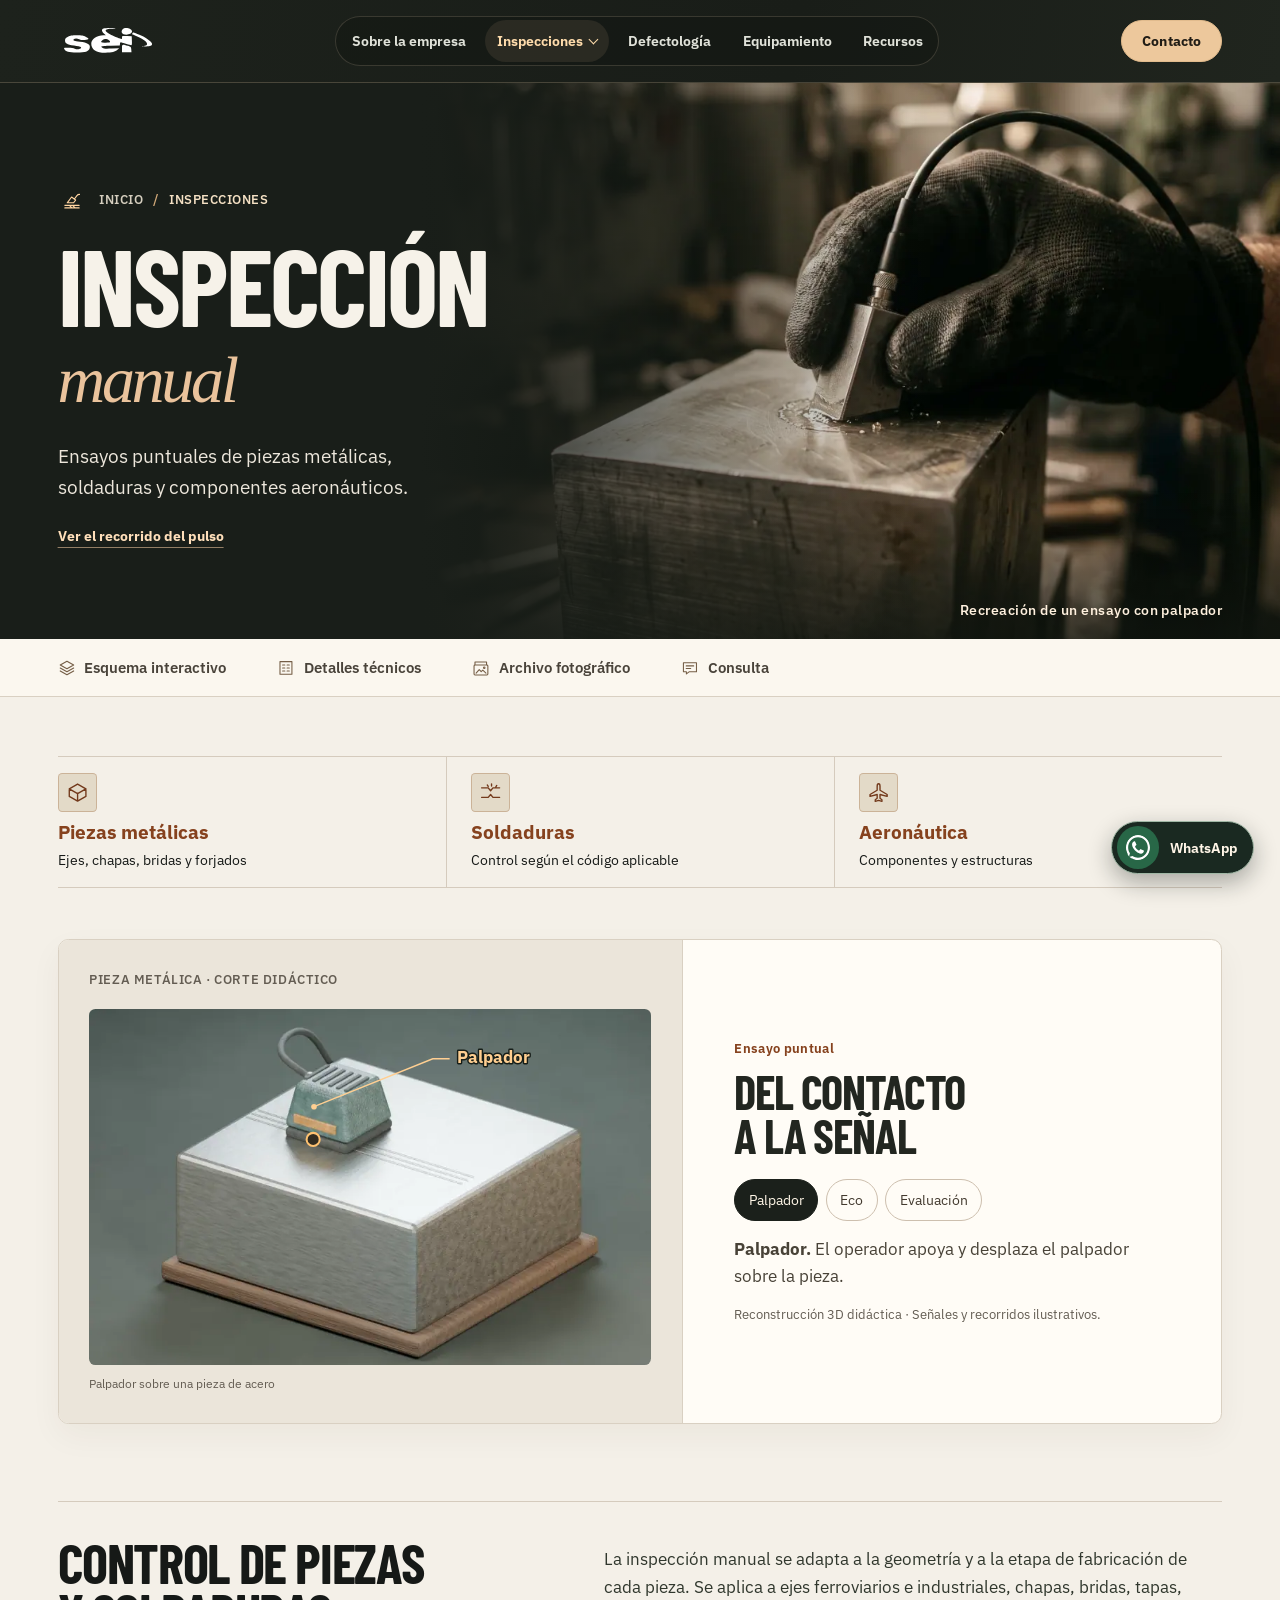
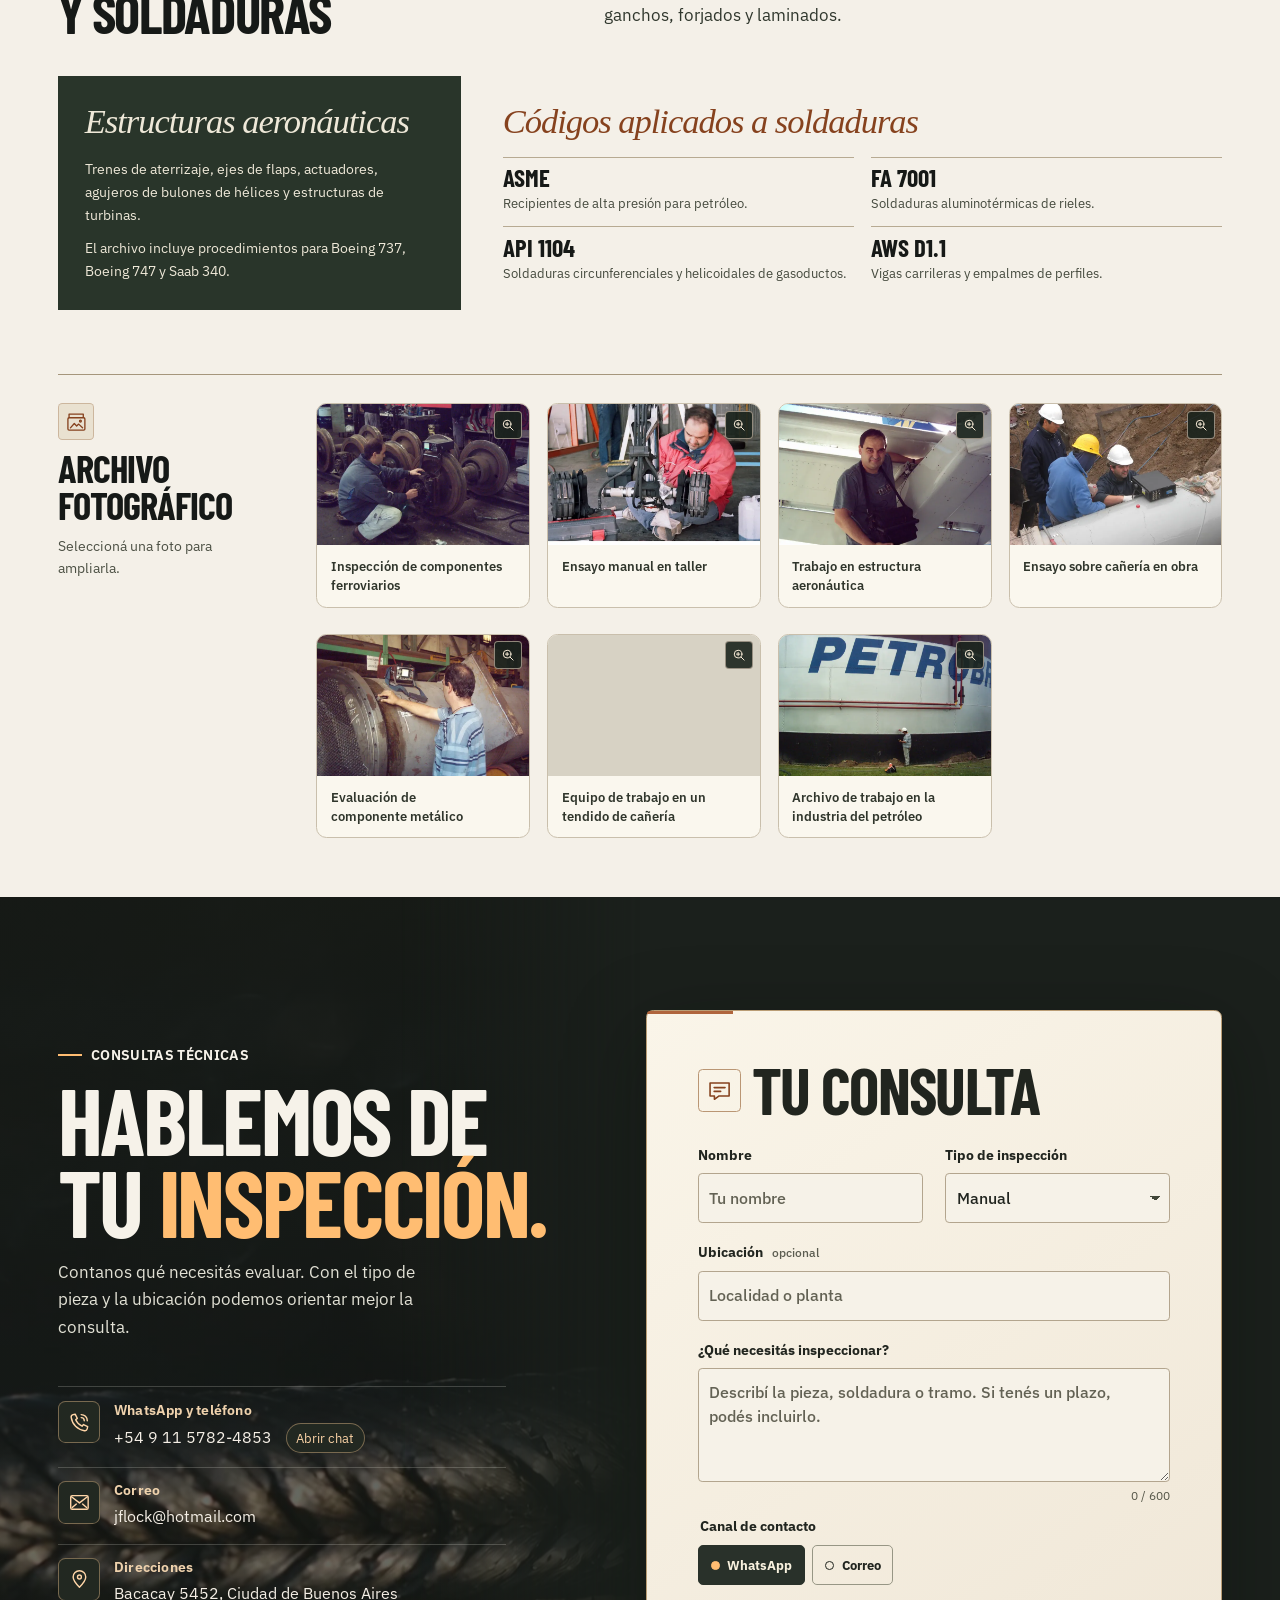
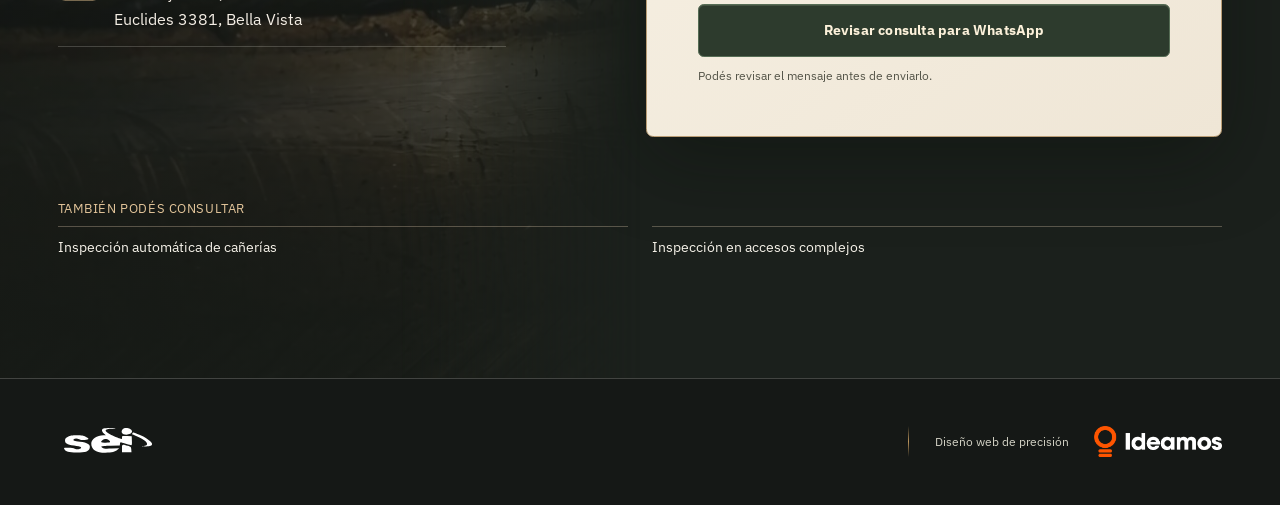
<file: inspeccion-manual/index.html>
<!doctype html>
<html lang="es-AR">
<head>
  <meta charset="utf-8">
  <meta name="viewport" content="width=device-width, initial-scale=1">
  <meta name="description" content="Ensayos puntuales de piezas metálicas, soldaduras y componentes aeronáuticos.">
  <meta name="robots" content="noindex, follow">
  <meta property="og:type" content="website">
  <meta property="og:locale" content="es_AR">
  <meta property="og:site_name" content="Jorge Flock SEI">
  <meta property="og:title" content="Inspección ultrasónica manual de piezas y soldaduras | Jorge Flock SEI">
  <meta property="og:description" content="Ensayos puntuales de piezas metálicas, soldaduras y componentes aeronáuticos.">
  <meta property="og:url" content="https://estudioideamos.github.io/jorge-flock/inspeccion-manual/">
  <meta property="og:image" content="https://estudioideamos.github.io/jorge-flock/assets/manual-probe.webp">
  <meta name="twitter:card" content="summary_large_image">
  <meta name="theme-color" content="#151817">
  <link rel="icon" href="../assets/marca.svg?v=sei" type="image/svg+xml">
  <link rel="stylesheet" href="../assets/site.css?v=flock-footer-mobile">
  <script src="../assets/site.js?v=flock-speed-editorial" defer></script>
  <title>Inspección ultrasónica manual de piezas y soldaduras | Jorge Flock SEI</title>
</head>
<body class="internal">
<div class="reading-progress" aria-hidden="true"></div>
<a class="skip" href="#contenido">Ir al contenido</a>
<header class="masthead">
  <div class="shell header-inner">
    <a class="brand" href="../" aria-label="SEI Jorge Flock, inicio"><img class="brand-logo" src="../assets/sei.svg" width="153" height="56" alt=""></a>
    <button type="button" class="menu-toggle" aria-expanded="false" aria-controls="menu"><span class="menu-toggle-icon" aria-hidden="true"></span><span class="menu-toggle-label">Menú</span></button>
    <nav class="nav" id="menu" aria-label="Principal">
      <a href="../sobre-la-empresa/">Sobre la empresa</a>
      <details class="nav-inspections" data-current>
        <summary>Inspecciones <span class="nav-chevron" aria-hidden="true"></span></summary>
        <div class="nav-options"><a href="../#inspecciones">Todas las inspecciones</a><a href="../inspeccion-ferroviaria/" aria-labelledby="nav-inspeccion-ferroviaria" aria-describedby="nav-inspeccion-ferroviaria-detail"><span class="nav-option-icon"><svg class="tech-icon" viewBox="0 0 24 24" aria-hidden="true" focusable="false"><use href="../assets/inspection-icons.svg#rail"/></svg></span><span class="nav-option-copy"><strong id="nav-inspeccion-ferroviaria">Inspección ferroviaria</strong><small id="nav-inspeccion-ferroviaria-detail">Exploración continua de rieles</small></span></a><a href="../inspeccion-manual/" aria-current="page" aria-labelledby="nav-inspeccion-manual" aria-describedby="nav-inspeccion-manual-detail"><span class="nav-option-icon"><svg class="tech-icon" viewBox="0 0 24 24" aria-hidden="true" focusable="false"><use href="../assets/inspection-icons.svg#probe"/></svg></span><span class="nav-option-copy"><strong id="nav-inspeccion-manual">Inspección manual</strong><small id="nav-inspeccion-manual-detail">Piezas, soldaduras y componentes</small></span></a><a href="../inspeccion-automatica/" aria-labelledby="nav-inspeccion-automatica" aria-describedby="nav-inspeccion-automatica-detail"><span class="nav-option-icon"><svg class="tech-icon" viewBox="0 0 24 24" aria-hidden="true" focusable="false"><use href="../assets/inspection-icons.svg#auto"/></svg></span><span class="nav-option-copy"><strong id="nav-inspeccion-automatica">Inspección automática</strong><small id="nav-inspeccion-automatica-detail">Barrido motorizado de soldaduras</small></span></a><a href="../inspeccion-semi-automatica/" aria-labelledby="nav-inspeccion-semi-automatica" aria-describedby="nav-inspeccion-semi-automatica-detail"><span class="nav-option-icon"><svg class="tech-icon" viewBox="0 0 24 24" aria-hidden="true" focusable="false"><use href="../assets/inspection-icons.svg#semi"/></svg></span><span class="nav-option-copy"><strong id="nav-inspeccion-semi-automatica">Inspección semiautomática</strong><small id="nav-inspeccion-semi-automatica-detail">Barrido guiado en accesos complejos</small></span></a></div>
      </details>
      <a href="../defectologia/">Defectología</a><a href="../equipamiento/">Equipamiento</a><a href="../recursos/">Recursos</a>
      <a class="nav-contact" href="#contacto">Contacto</a>
    </nav>
    <a class="button header-cta" href="#contacto">Contacto</a>
  </div>
</header>

<main id="contenido">
  <section class="editorial-hero editorial-hero-photo" aria-labelledby="pagina-titulo">
    <div class="shell editorial-hero-layout">
      <div class="editorial-heading">
        <p class="breadcrumb"><svg class="editorial-emblem" viewBox="0 0 24 24" aria-hidden="true" focusable="false"><use href="../assets/inspection-icons.svg#probe"/></svg>
          <span class="breadcrumb-trail"><a href="../">Inicio</a> <span class="hero-slash" aria-hidden="true">/</span> <span class="breadcrumb-topic">Inspecciones</span></span>
        </p>
        <h1 id="pagina-titulo"><span>Inspección</span> <em>manual</em></h1>
        <p class="editorial-deck">Ensayos puntuales de piezas metálicas, soldaduras y componentes aeronáuticos.</p>
        <a class="editorial-hero-link" href="#esquema">Ver el recorrido del pulso</a>
      </div>
      <figure class="editorial-cover editorial-cover-inspeccion-manual">
        <div class="editorial-cover-frame"><img width="2300" height="1717" src="../assets/responsive/manual-probe-1080.webp" srcset="../assets/responsive/manual-probe-640.webp 640w, ../assets/responsive/manual-probe-1080.webp 1080w, ../assets/responsive/manual-probe-1600.webp 1600w" sizes="(max-width: 800px) 100vw, 67vw" alt="" fetchpriority="high" decoding="async"></div>
        <figcaption>Recreación de un ensayo con palpador</figcaption>
      </figure>
    </div>
  </section>
  <div class="detail-section-bar">
    <nav class="shell detail-section-nav" aria-label="En esta página">
      <a href="#esquema"><svg class="tech-icon" viewBox="0 0 24 24" aria-hidden="true" focusable="false"><use href="../assets/inspection-icons.svg#section"/></svg>Esquema interactivo</a>
      <a href="#detalle"><svg class="tech-icon" viewBox="0 0 24 24" aria-hidden="true" focusable="false"><use href="../assets/inspection-icons.svg#details"/></svg>Detalles técnicos</a>
      <a href="#galeria"><svg class="tech-icon" viewBox="0 0 24 24" aria-hidden="true" focusable="false"><use href="../assets/inspection-icons.svg#archive"/></svg>Archivo fotográfico</a>
      <a href="#contacto"><svg class="tech-icon" viewBox="0 0 24 24" aria-hidden="true" focusable="false"><use href="../assets/inspection-icons.svg#chat"/></svg>Consulta</a>
    </nav>
  </div>
  <div class="detail-body paper">
    <div class="shell">
      <dl class="editorial-facts" aria-label="Alcance de la inspección"><div><dt><svg class="tech-icon" viewBox="0 0 24 24" aria-hidden="true" focusable="false"><use href="../assets/inspection-icons.svg#steel"/></svg>Piezas metálicas</dt><dd>Ejes, chapas, bridas y forjados</dd></div><div><dt><svg class="tech-icon" viewBox="0 0 24 24" aria-hidden="true" focusable="false"><use href="../assets/inspection-icons.svg#weld"/></svg>Soldaduras</dt><dd>Control según el código aplicable</dd></div><div><dt><svg class="tech-icon" viewBox="0 0 24 24" aria-hidden="true" focusable="false"><use href="../assets/inspection-icons.svg#plane"/></svg>Aeronáutica</dt><dd>Componentes y estructuras</dd></div></dl>
      <section class="tech-panel cutaway-panel" id="esquema" data-tech-panel aria-labelledby="grafico-titulo">
  <div class="tech-graphic cutaway-graphic" data-tech-view>
    <p class="rail-view-label">PIEZA METÁLICA · CORTE DIDÁCTICO</p>
    <div class="rail-scene">
      <img src="../assets/responsive/cutaway-manual-480.webp" srcset="../assets/responsive/cutaway-manual-480.webp 480w, ../assets/responsive/cutaway-manual-800.webp 800w, ../assets/responsive/cutaway-manual-1200.webp 1200w, ../assets/cutaway-manual.webp 1500w" sizes="(max-width: 600px) 92vw, (max-width: 960px) 47vw, 40vw" alt="" width="1500" height="950" decoding="async">
      <svg viewBox="0 0 600 380" role="img" aria-labelledby="cutaway-title cutaway-description">
        <title id="cutaway-title">Palpador sobre una pieza de acero</title>
        <desc id="cutaway-description">Vista en perspectiva de un palpador cableado apoyado sobre la pieza, con la cara de corte a la vista.</desc>
        <g class="cutaway-layer" data-layer="0"><g class="cutaway-callout"><path d="M240.2 104.2 L367 53H385"/><circle cx="240.2" cy="104.2" r="3"/><text x="393" y="58" text-anchor="start"><tspan x="393" dy="0">Palpador</tspan></text></g><circle class="cutaway-contact" cx="239.3" cy="139.1" r="7"/></g><g class="cutaway-layer" data-layer="1"><path class="cutaway-travel" pathLength="100" d="M193.7 188.4L273.1 281.7"/><path class="cutaway-echo" pathLength="100" d="M273.1 281.7L204.2 191.6"/><circle class="cutaway-contact" cx="273.1" cy="281.7" r="7"/><g class="cutaway-callout"><path d="M273.1 281.7 L365 266H383"/><circle cx="273.1" cy="281.7" r="3"/><text x="391" y="271" text-anchor="start"><tspan x="391" dy="0">Reflexión</tspan><tspan x="391" dy="19">ilustrativa</tspan></text></g></g><g class="cutaway-layer" data-layer="2"><svg x="341" y="22" width="225" height="96" viewBox="0 0 225 96" class="cutaway-trace">
    <rect x="1" y="1" width="223" height="94" rx="5" class="cutaway-screen"/>
    <text x="11" y="20">Eco ilustrativo</text>
    <path d="M12 39h199M12 55h199M12 71h199M42 32v49M74 32v49M106 32v49M138 32v49M170 32v49" class="cutaway-grid"/>
    <path class="cutaway-travel" pathLength="100" d="M12 72h18l4-20 4 20 5-8 4 8h61l5-10 5 10 5-35 5 35 6-17 5 17 3-6 4 6h63"/>
    <path aria-hidden="true" class="echo-highlight" pathLength="100" d="M12 72h18l4-20 4 20 5-8 4 8h61l5-10 5 10 5-35 5 35 6-17 5 17 3-6 4 6h63"/>
</svg><g class="cutaway-callout"><path d="M336.7 301.3 L395 306H413"/><circle cx="336.7" cy="301.3" r="3"/><text x="421" y="311" text-anchor="start"><tspan x="421" dy="0">Pieza de acero</tspan></text></g></g>
      </svg>
    </div>
    <div class="cutaway-legend">Palpador sobre una pieza de acero</div>
  </div>
  <div class="tech-explainer">
    <p class="eyebrow">Ensayo puntual</p>
    <h2 id="grafico-titulo">Del contacto a la señal</h2>
    <div class="tech-options" role="group" aria-label="Vistas del esquema" hidden><button type="button" data-tech-step="0" aria-pressed="true">Palpador</button><button type="button" data-tech-step="1" aria-pressed="false">Eco</button><button type="button" data-tech-step="2" aria-pressed="false">Evaluación</button></div>
    <div class="tech-notes" aria-live="polite"><p data-tech-note="0"><strong>Palpador.</strong> El operador apoya y desplaza el palpador sobre la pieza.</p><p data-tech-note="1"><strong>Eco.</strong> Una señal que vuelve al palpador aporta información sobre el interior de la pieza.</p><p data-tech-note="2"><strong>Evaluación.</strong> El operador interpreta las indicaciones según la pieza, la soldadura y el procedimiento aplicable.</p></div>
    <button class="rail-replay" type="button" data-tech-replay hidden>Repetir la animación</button>
    <small>Reconstrucción 3D didáctica · Señales y recorridos ilustrativos.</small>
  </div>
</section>
      <article class="editorial-detail technical-detail" id="detalle" aria-labelledby="detalle-titulo">
        <header class="technical-heading"><h2 id="detalle-titulo">Control de piezas y soldaduras</h2><p>La inspección manual se adapta a la geometría y a la etapa de fabricación de cada pieza. Se aplica a ejes ferroviarios e industriales, chapas, bridas, tapas, ganchos, forjados y laminados.</p></header>
        <div class="technical-manual" data-reveal>
          <div class="aircraft-note">
            <h3>Estructuras aeronáuticas</h3>
            <p>Trenes de aterrizaje, ejes de flaps, actuadores, agujeros de bulones de hélices y estructuras de turbinas.</p>
            <p>El archivo incluye procedimientos para Boeing 737, Boeing 747 y Saab 340.</p>
          </div>
          <section class="standards-panel" aria-labelledby="soldaduras-titulo"><h3 id="soldaduras-titulo">Códigos aplicados a soldaduras</h3><dl class="technical-standards"><div><dt>ASME</dt><dd>Recipientes de alta presión para petróleo.</dd></div><div><dt>FA 7001</dt><dd>Soldaduras aluminotérmicas de rieles.</dd></div><div><dt>API 1104</dt><dd>Soldaduras circunferenciales y helicoidales de gasoductos.</dd></div><div><dt>AWS D1.1</dt><dd>Vigas carrileras y empalmes de perfiles.</dd></div></dl></section>
        </div>
      </article>
      <section class="gallery" aria-labelledby="galeria">
        <div class="gallery-header">
          <h2 id="galeria"><svg class="tech-icon" viewBox="0 0 24 24" aria-hidden="true" focusable="false"><use href="../assets/inspection-icons.svg#archive"/></svg>Archivo fotográfico</h2>
          <p>Seleccioná una foto para ampliarla.</p>
        </div>
        <div class="gallery-grid"><figure><a href="../assets/manual-6.webp?v=detail" aria-label="Ampliar foto de archivo: Inspección de componentes ferroviarios"><img decoding="async" src="../assets/responsive/manual-6-480.webp" srcset="../assets/responsive/manual-6-480.webp 480w, ../assets/responsive/manual-6-800.webp 800w, ../assets/responsive/manual-6-1200.webp 1200w" sizes="(max-width: 600px) 92vw, (max-width: 960px) 47vw, 40vw" alt="" width="1200" height="900" loading="lazy"><svg class="gallery-zoom" viewBox="0 0 24 24" aria-hidden="true" focusable="false"><use href="../assets/inspection-icons.svg#zoom"/></svg></a><figcaption>Inspección de componentes ferroviarios</figcaption></figure>
<figure><a href="../assets/manual-2.webp?v=detail" aria-label="Ampliar foto de archivo: Ensayo manual en taller"><img decoding="async" src="../assets/responsive/manual-2-480.webp" srcset="../assets/responsive/manual-2-480.webp 480w, ../assets/responsive/manual-2-800.webp 800w, ../assets/responsive/manual-2-1200.webp 1200w" sizes="(max-width: 600px) 92vw, (max-width: 960px) 47vw, 40vw" alt="" width="1200" height="795" loading="lazy"><svg class="gallery-zoom" viewBox="0 0 24 24" aria-hidden="true" focusable="false"><use href="../assets/inspection-icons.svg#zoom"/></svg></a><figcaption>Ensayo manual en taller</figcaption></figure>
<figure><a href="../assets/manual-7.webp?v=detail" aria-label="Ampliar foto de archivo: Trabajo en estructura aeronáutica"><img decoding="async" src="../assets/responsive/manual-7-480.webp" srcset="../assets/responsive/manual-7-480.webp 480w, ../assets/responsive/manual-7-800.webp 800w, ../assets/responsive/manual-7-1200.webp 1200w" sizes="(max-width: 600px) 92vw, (max-width: 960px) 47vw, 40vw" alt="" width="1200" height="900" loading="lazy"><svg class="gallery-zoom" viewBox="0 0 24 24" aria-hidden="true" focusable="false"><use href="../assets/inspection-icons.svg#zoom"/></svg></a><figcaption>Trabajo en estructura aeronáutica</figcaption></figure>
<figure><a href="../assets/manual-1.webp?v=detail" aria-label="Ampliar foto de archivo: Ensayo sobre cañería en obra"><img decoding="async" src="../assets/responsive/manual-1-480.webp" srcset="../assets/responsive/manual-1-480.webp 480w, ../assets/responsive/manual-1-800.webp 800w, ../assets/responsive/manual-1-1200.webp 1200w" sizes="(max-width: 600px) 92vw, (max-width: 960px) 47vw, 40vw" alt="" width="1200" height="900" loading="lazy"><svg class="gallery-zoom" viewBox="0 0 24 24" aria-hidden="true" focusable="false"><use href="../assets/inspection-icons.svg#zoom"/></svg></a><figcaption>Ensayo sobre cañería en obra</figcaption></figure>
<figure><a href="../assets/manual-4.webp?v=detail" aria-label="Ampliar foto de archivo: Evaluación de componente metálico"><img decoding="async" src="../assets/responsive/manual-4-480.webp" srcset="../assets/responsive/manual-4-480.webp 480w, ../assets/responsive/manual-4-800.webp 800w, ../assets/responsive/manual-4-1200.webp 1200w" sizes="(max-width: 600px) 92vw, (max-width: 960px) 47vw, 40vw" alt="" width="1200" height="900" loading="lazy"><svg class="gallery-zoom" viewBox="0 0 24 24" aria-hidden="true" focusable="false"><use href="../assets/inspection-icons.svg#zoom"/></svg></a><figcaption>Evaluación de componente metálico</figcaption></figure>
<figure><a href="../assets/manual-5.webp?v=detail" aria-label="Ampliar foto de archivo: Equipo de trabajo en un tendido de cañería"><img decoding="async" src="../assets/responsive/manual-5-480.webp" srcset="../assets/responsive/manual-5-480.webp 480w, ../assets/responsive/manual-5-800.webp 800w, ../assets/responsive/manual-5-1200.webp 1200w" sizes="(max-width: 600px) 92vw, (max-width: 960px) 47vw, 40vw" alt="" width="1200" height="900" loading="lazy"><svg class="gallery-zoom" viewBox="0 0 24 24" aria-hidden="true" focusable="false"><use href="../assets/inspection-icons.svg#zoom"/></svg></a><figcaption>Equipo de trabajo en un tendido de cañería</figcaption></figure>
<figure><a href="../assets/manual-3.webp?v=detail" aria-label="Ampliar foto de archivo: Archivo de trabajo en la industria del petróleo"><img decoding="async" src="../assets/responsive/manual-3-480.webp" srcset="../assets/responsive/manual-3-480.webp 480w, ../assets/responsive/manual-3-800.webp 800w, ../assets/responsive/manual-3-1200.webp 1200w" sizes="(max-width: 600px) 92vw, (max-width: 960px) 47vw, 40vw" alt="" width="1200" height="900" loading="lazy"><svg class="gallery-zoom" viewBox="0 0 24 24" aria-hidden="true" focusable="false"><use href="../assets/inspection-icons.svg#zoom"/></svg></a><figcaption>Archivo de trabajo en la industria del petróleo</figcaption></figure></div></section>
    </div>
  </div>
  <section class="contact section" id="contacto" aria-labelledby="contacto-titulo">
    <div class="shell contact-inner" id="consulta-tecnica">
      <div class="contact-editorial" data-reveal>
        <p class="eyebrow"><span class="dash"></span> CONSULTAS TÉCNICAS</p>
        <h2 id="contacto-titulo">Hablemos de<br>tu <em>inspección.</em></h2>
        <p>Contanos qué necesitás evaluar. Con el tipo de pieza y la ubicación podemos orientar mejor la consulta.</p>
        <dl class="contact-data">
          <div><dt><svg class="contact-data-icon" viewBox="0 0 24 24" aria-hidden="true" focusable="false"><use href="../assets/inspection-icons.svg?v=contact#contact-phone"/></svg>WhatsApp y teléfono</dt><dd class="contact-phone"><a href="tel:+5491157824853">+54 9 11 5782-4853</a><a class="contact-direct" href="https://wa.me/5491157824853">Abrir chat</a></dd></div>
          <div><dt><svg class="contact-data-icon" viewBox="0 0 24 24" aria-hidden="true" focusable="false"><use href="../assets/inspection-icons.svg?v=contact#contact-mail"/></svg>Correo</dt><dd><a href="mailto:jflock@hotmail.com">jflock@hotmail.com</a></dd></div>
          <div><dt><svg class="contact-data-icon" viewBox="0 0 24 24" aria-hidden="true" focusable="false"><use href="../assets/inspection-icons.svg?v=contact#pin"/></svg>Direcciones</dt><dd>Bacacay 5452, Ciudad de Buenos Aires<br>Euclides 3381, Bella Vista</dd></div>
        </dl>
      </div>

      <form class="contact-form" id="consulta" action="https://wa.me/5491157824853" method="get" target="_blank" data-reveal aria-labelledby="consulta-titulo">
        <h3 id="consulta-titulo"><svg class="tech-icon" viewBox="0 0 24 24" aria-hidden="true" focusable="false"><use href="../assets/inspection-icons.svg#chat"/></svg>Tu consulta</h3>
        <div class="contact-fields">
          <div class="field" data-enhanced hidden>
            <label for="nombre">Nombre</label>
            <input id="nombre" autocomplete="name" placeholder="Tu nombre" maxlength="100">
          </div>
          <div class="field" data-enhanced hidden>
            <label for="servicio">Tipo de inspección</label>
            <select id="servicio">
              <option value="" disabled>Seleccioná una opción</option>
              <option value="ferroviaria">Ferroviaria</option>
              <option value="manual" selected>Manual</option>
              <option value="automatica">Automática</option>
              <option value="semiautomatica">Semiautomática</option>
              <option value="asesoramiento">Necesito asesoramiento</option>
            </select>
          </div>
          <div class="field field-wide" data-enhanced hidden>
            <label for="ubicacion">Ubicación <span>opcional</span></label>
            <input id="ubicacion" maxlength="120" autocomplete="off" placeholder="Localidad o planta">
          </div>
          <div class="field field-wide">
            <label for="mensaje">¿Qué necesitás inspeccionar?</label>
            <textarea id="mensaje" name="text" rows="3" maxlength="600" required placeholder="Describí la pieza, soldadura o tramo. Si tenés un plazo, podés incluirlo."></textarea>
            <span class="field-counter" id="contador" aria-hidden="true" hidden>0 / 600</span>
          </div>
        </div>
        <fieldset class="contact-channel" data-enhanced hidden>
          <legend>Canal de contacto</legend>
          <div class="channel-options">
            <label><input type="radio" name="canal" value="whatsapp" checked><span>WhatsApp</span></label>
            <label><input type="radio" name="canal" value="email"><span>Correo</span></label>
          </div>
        </fieldset>
        <div class="contact-submit">
          <button class="button" type="submit" aria-describedby="consulta-ayuda">Continuar por WhatsApp</button>
          <p id="consulta-ayuda">Podés revisar el mensaje antes de enviarlo.</p>
        </div>
      </form>
    </div>
    <dialog class="consultation-dialog" id="consulta-previa" aria-labelledby="previa-titulo">
      <div class="dialog-top"><h3 id="previa-titulo">Revisá tu consulta</h3><button type="button" class="dialog-close" aria-label="Cerrar vista previa">×</button></div>
      <pre id="previa-mensaje"></pre>
      <div class="dialog-actions"><button class="button outline" type="button">Editar consulta</button><a class="button preview-send" rel="noopener">Abrir WhatsApp</a></div>
    </dialog>
    <nav class="shell contact-related" aria-label="Páginas relacionadas"><h3>También podés consultar</h3><ul><li><a href="../inspeccion-automatica/">Inspección automática de cañerías</a></li><li><a href="../inspeccion-semi-automatica/">Inspección en accesos complejos</a></li></ul></nav>
  </section>
</main>
<footer class="footer">
  <div class="shell footer-inner">
    <a class="brand" href="../" aria-label="Jorge Flock, inicio">
      <img class="brand-logo" src="../assets/sei.svg" width="153" height="56" alt="">
    </a>
    <a class="footer-credit" href="https://ideamos.com.ar/">
      <span>Diseño web de precisión</span>
      <img src="../assets/ideamos-logo.webp" alt="Ideamos" width="870" height="213" decoding="async">
    </a>
  </div>
</footer>
<a class="whatsapp-float" href="https://wa.me/5491157824853" aria-label="Consultar a Jorge por WhatsApp" target="_blank" rel="noopener">
  <img src="../assets/whatsapp-oficial.svg" width="28" height="28" alt="" decoding="async">
  <span aria-hidden="true">WhatsApp</span>
</a>
</body>
</html>
</file>
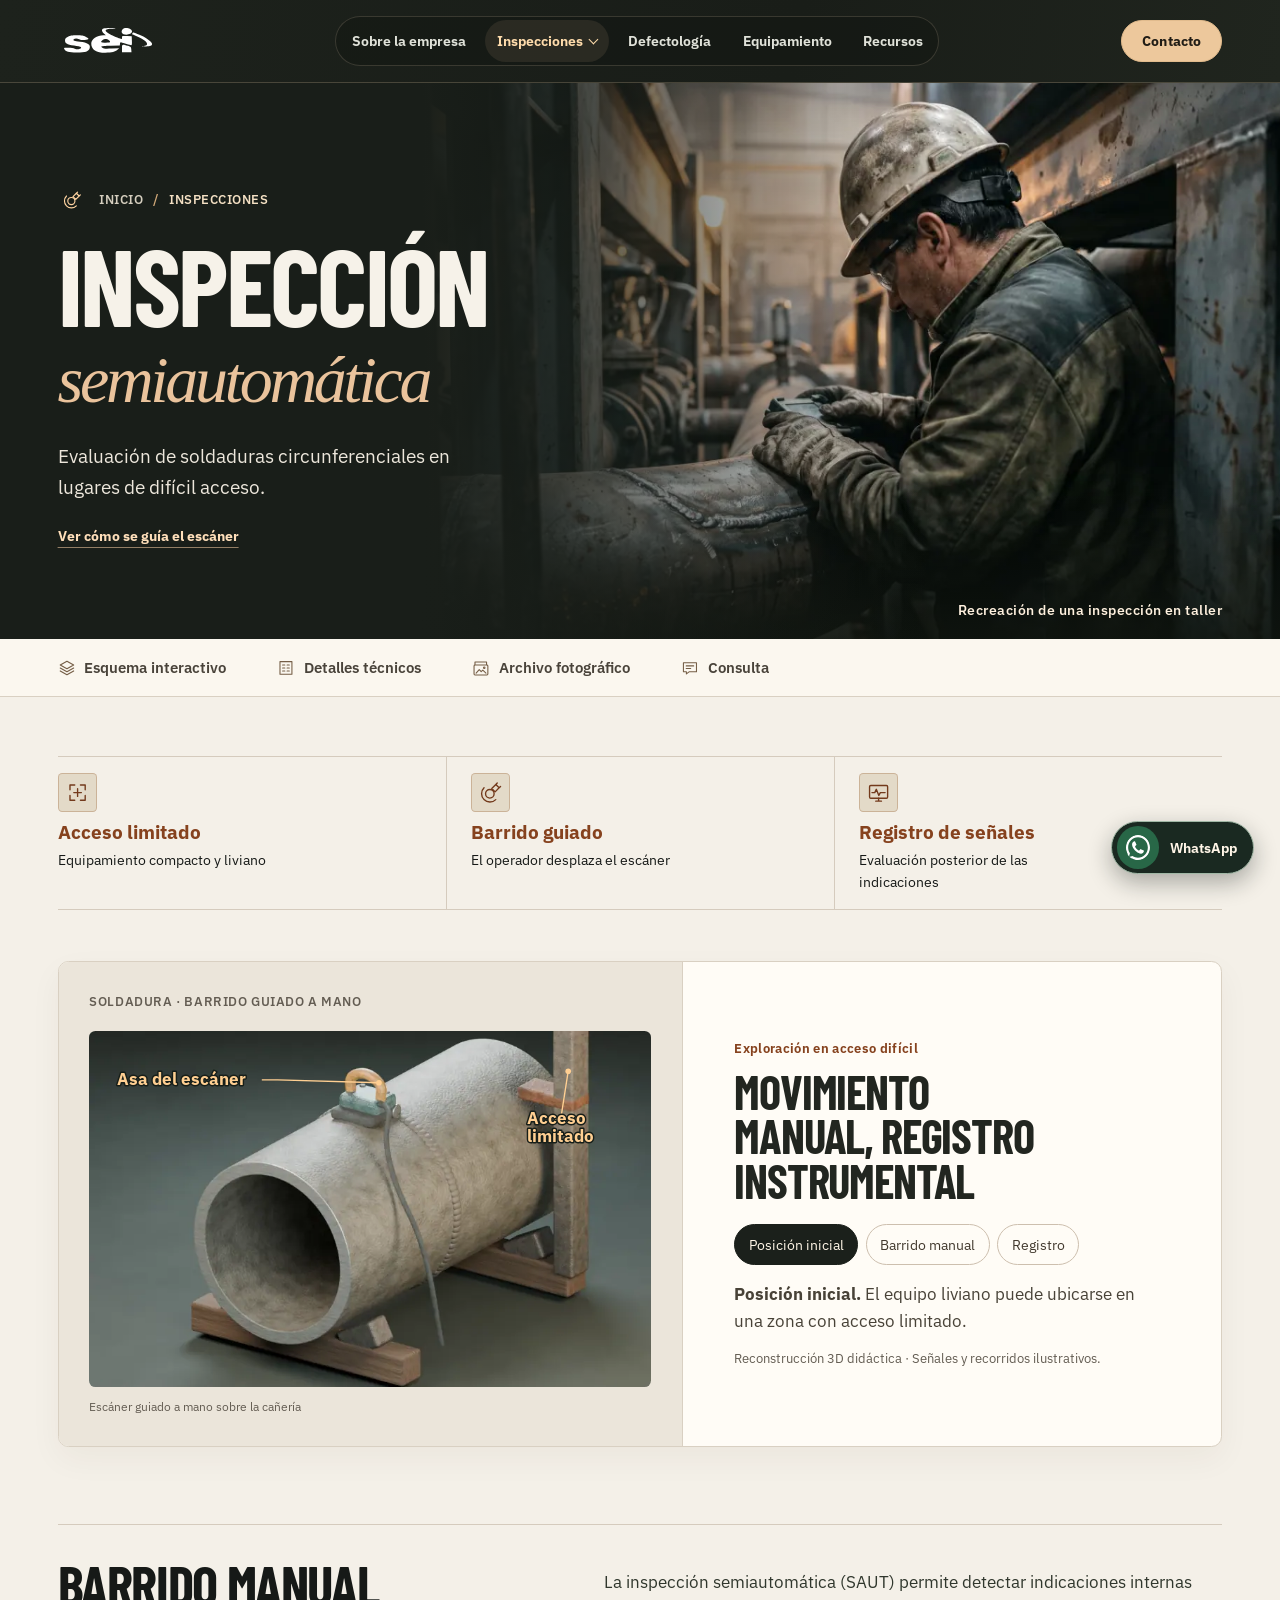
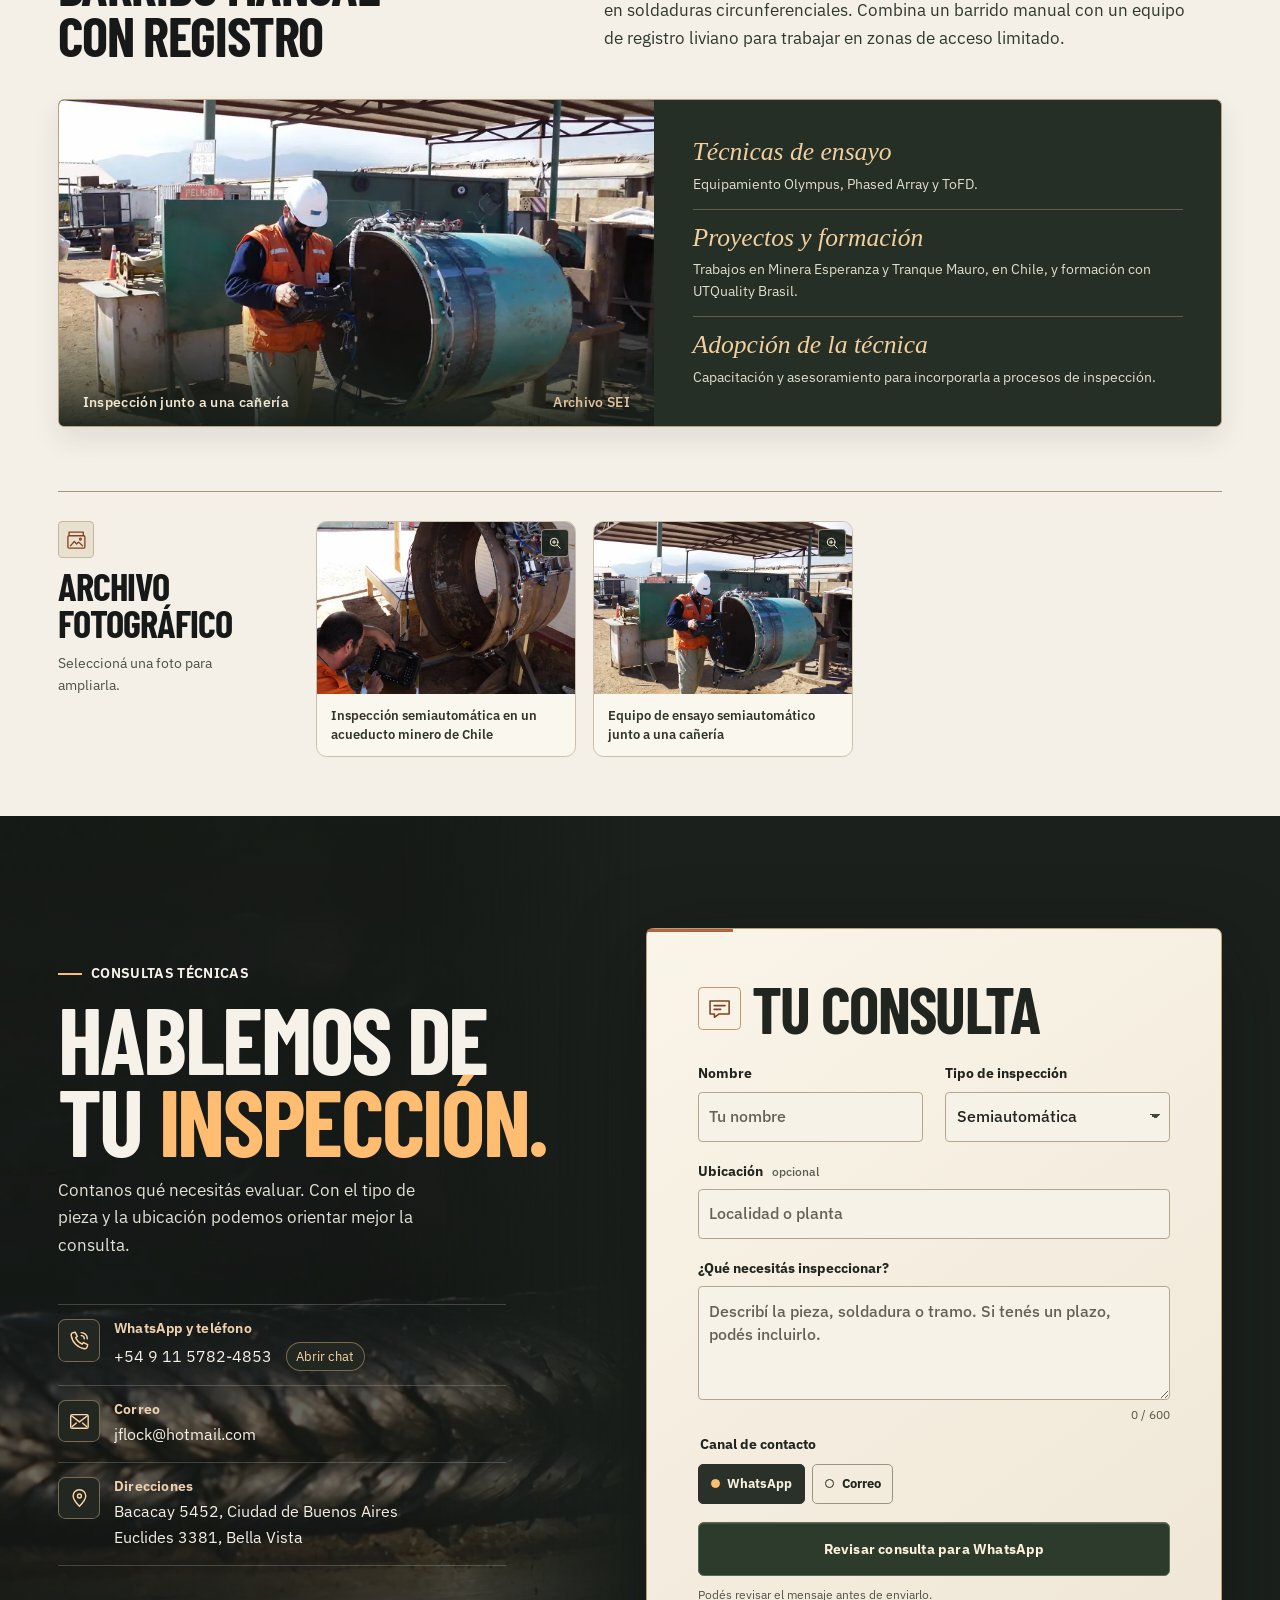
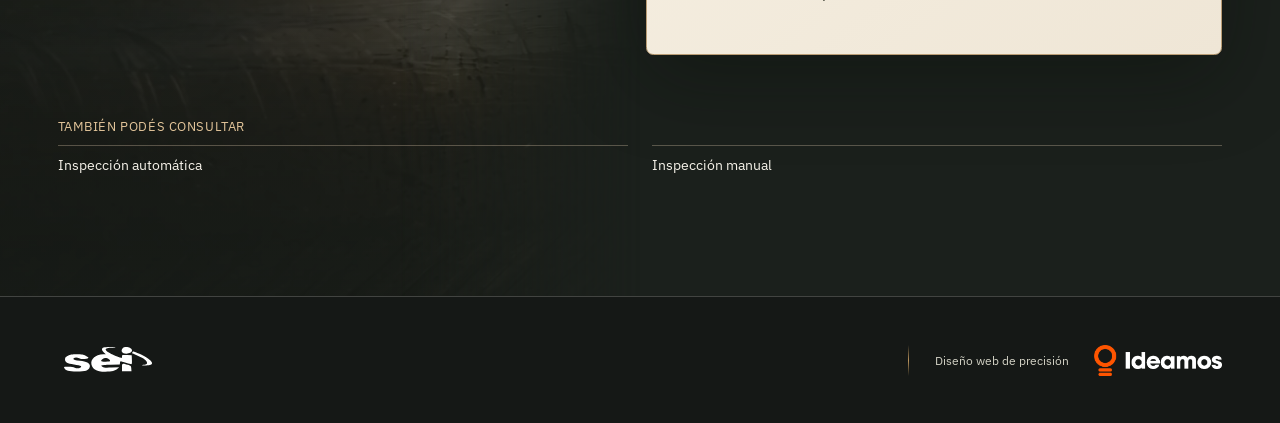
<file: inspeccion-semi-automatica/index.html>
<!doctype html>
<html lang="es-AR">
<head>
  <meta charset="utf-8">
  <meta name="viewport" content="width=device-width, initial-scale=1">
  <meta name="description" content="Evaluación de soldaduras circunferenciales en lugares de difícil acceso.">
  <meta name="robots" content="noindex, follow">
  <meta property="og:type" content="website">
  <meta property="og:locale" content="es_AR">
  <meta property="og:site_name" content="Jorge Flock SEI">
  <meta property="og:title" content="Inspección ultrasónica semiautomática de cañerías | Jorge Flock SEI">
  <meta property="og:description" content="Evaluación de soldaduras circunferenciales en lugares de difícil acceso.">
  <meta property="og:url" content="https://estudioideamos.github.io/jorge-flock/inspeccion-semi-automatica/">
  <meta property="og:image" content="https://estudioideamos.github.io/jorge-flock/assets/semi-inspection.webp">
  <meta name="twitter:card" content="summary_large_image">
  <meta name="theme-color" content="#151817">
  <link rel="icon" href="../assets/marca.svg?v=sei" type="image/svg+xml">
  <link rel="stylesheet" href="../assets/site.css?v=flock-footer-mobile">
  <script src="../assets/site.js?v=flock-speed-editorial" defer></script>
  <title>Inspección ultrasónica semiautomática de cañerías | Jorge Flock SEI</title>
</head>
<body class="internal">
<div class="reading-progress" aria-hidden="true"></div>
<a class="skip" href="#contenido">Ir al contenido</a>
<header class="masthead">
  <div class="shell header-inner">
    <a class="brand" href="../" aria-label="SEI Jorge Flock, inicio"><img class="brand-logo" src="../assets/sei.svg" width="153" height="56" alt=""></a>
    <button type="button" class="menu-toggle" aria-expanded="false" aria-controls="menu"><span class="menu-toggle-icon" aria-hidden="true"></span><span class="menu-toggle-label">Menú</span></button>
    <nav class="nav" id="menu" aria-label="Principal">
      <a href="../sobre-la-empresa/">Sobre la empresa</a>
      <details class="nav-inspections" data-current>
        <summary>Inspecciones <span class="nav-chevron" aria-hidden="true"></span></summary>
        <div class="nav-options"><a href="../#inspecciones">Todas las inspecciones</a><a href="../inspeccion-ferroviaria/" aria-labelledby="nav-inspeccion-ferroviaria" aria-describedby="nav-inspeccion-ferroviaria-detail"><span class="nav-option-icon"><svg class="tech-icon" viewBox="0 0 24 24" aria-hidden="true" focusable="false"><use href="../assets/inspection-icons.svg#rail"/></svg></span><span class="nav-option-copy"><strong id="nav-inspeccion-ferroviaria">Inspección ferroviaria</strong><small id="nav-inspeccion-ferroviaria-detail">Exploración continua de rieles</small></span></a><a href="../inspeccion-manual/" aria-labelledby="nav-inspeccion-manual" aria-describedby="nav-inspeccion-manual-detail"><span class="nav-option-icon"><svg class="tech-icon" viewBox="0 0 24 24" aria-hidden="true" focusable="false"><use href="../assets/inspection-icons.svg#probe"/></svg></span><span class="nav-option-copy"><strong id="nav-inspeccion-manual">Inspección manual</strong><small id="nav-inspeccion-manual-detail">Piezas, soldaduras y componentes</small></span></a><a href="../inspeccion-automatica/" aria-labelledby="nav-inspeccion-automatica" aria-describedby="nav-inspeccion-automatica-detail"><span class="nav-option-icon"><svg class="tech-icon" viewBox="0 0 24 24" aria-hidden="true" focusable="false"><use href="../assets/inspection-icons.svg#auto"/></svg></span><span class="nav-option-copy"><strong id="nav-inspeccion-automatica">Inspección automática</strong><small id="nav-inspeccion-automatica-detail">Barrido motorizado de soldaduras</small></span></a><a href="../inspeccion-semi-automatica/" aria-current="page" aria-labelledby="nav-inspeccion-semi-automatica" aria-describedby="nav-inspeccion-semi-automatica-detail"><span class="nav-option-icon"><svg class="tech-icon" viewBox="0 0 24 24" aria-hidden="true" focusable="false"><use href="../assets/inspection-icons.svg#semi"/></svg></span><span class="nav-option-copy"><strong id="nav-inspeccion-semi-automatica">Inspección semiautomática</strong><small id="nav-inspeccion-semi-automatica-detail">Barrido guiado en accesos complejos</small></span></a></div>
      </details>
      <a href="../defectologia/">Defectología</a><a href="../equipamiento/">Equipamiento</a><a href="../recursos/">Recursos</a>
      <a class="nav-contact" href="#contacto">Contacto</a>
    </nav>
    <a class="button header-cta" href="#contacto">Contacto</a>
  </div>
</header>

<main id="contenido">
  <section class="editorial-hero editorial-hero-photo" aria-labelledby="pagina-titulo">
    <div class="shell editorial-hero-layout">
      <div class="editorial-heading">
        <p class="breadcrumb"><svg class="editorial-emblem" viewBox="0 0 24 24" aria-hidden="true" focusable="false"><use href="../assets/inspection-icons.svg#semi"/></svg>
          <span class="breadcrumb-trail"><a href="../">Inicio</a> <span class="hero-slash" aria-hidden="true">/</span> <span class="breadcrumb-topic">Inspecciones</span></span>
        </p>
        <h1 id="pagina-titulo"><span>Inspección</span> <em>semiautomática</em></h1>
        <p class="editorial-deck">Evaluación de soldaduras circunferenciales en lugares de difícil acceso.</p>
        <a class="editorial-hero-link" href="#esquema">Ver cómo se guía el escáner</a>
      </div>
      <figure class="editorial-cover editorial-cover-inspeccion-semi-automatica">
        <div class="editorial-cover-frame"><img width="2300" height="1284" src="../assets/responsive/semi-inspection-1080.webp" srcset="../assets/responsive/semi-inspection-640.webp 640w, ../assets/responsive/semi-inspection-1080.webp 1080w, ../assets/responsive/semi-inspection-1600.webp 1600w" sizes="(max-width: 800px) 100vw, 67vw" alt="" fetchpriority="high" decoding="async"></div>
        <figcaption>Recreación de una inspección en taller</figcaption>
      </figure>
    </div>
  </section>
  <div class="detail-section-bar">
    <nav class="shell detail-section-nav" aria-label="En esta página">
      <a href="#esquema"><svg class="tech-icon" viewBox="0 0 24 24" aria-hidden="true" focusable="false"><use href="../assets/inspection-icons.svg#section"/></svg>Esquema interactivo</a>
      <a href="#detalle"><svg class="tech-icon" viewBox="0 0 24 24" aria-hidden="true" focusable="false"><use href="../assets/inspection-icons.svg#details"/></svg>Detalles técnicos</a>
      <a href="#galeria"><svg class="tech-icon" viewBox="0 0 24 24" aria-hidden="true" focusable="false"><use href="../assets/inspection-icons.svg#archive"/></svg>Archivo fotográfico</a>
      <a href="#contacto"><svg class="tech-icon" viewBox="0 0 24 24" aria-hidden="true" focusable="false"><use href="../assets/inspection-icons.svg#chat"/></svg>Consulta</a>
    </nav>
  </div>
  <div class="detail-body paper">
    <div class="shell">
      <dl class="editorial-facts" aria-label="Alcance de la inspección"><div><dt><svg class="tech-icon" viewBox="0 0 24 24" aria-hidden="true" focusable="false"><use href="../assets/inspection-icons.svg#access"/></svg>Acceso limitado</dt><dd>Equipamiento compacto y liviano</dd></div><div><dt><svg class="tech-icon" viewBox="0 0 24 24" aria-hidden="true" focusable="false"><use href="../assets/inspection-icons.svg#semi"/></svg>Barrido guiado</dt><dd>El operador desplaza el escáner</dd></div><div><dt><svg class="tech-icon" viewBox="0 0 24 24" aria-hidden="true" focusable="false"><use href="../assets/inspection-icons.svg#signal"/></svg>Registro de señales</dt><dd>Evaluación posterior de las indicaciones</dd></div></dl>
      <section class="tech-panel cutaway-panel" id="esquema" data-tech-panel aria-labelledby="grafico-titulo">
  <div class="tech-graphic cutaway-graphic" data-tech-view>
    <p class="rail-view-label">SOLDADURA · BARRIDO GUIADO A MANO</p>
    <div class="rail-scene">
      <img src="../assets/responsive/cutaway-semi-480.webp" srcset="../assets/responsive/cutaway-semi-480.webp 480w, ../assets/responsive/cutaway-semi-800.webp 800w, ../assets/responsive/cutaway-semi-1200.webp 1200w, ../assets/cutaway-semi.webp 1500w" sizes="(max-width: 600px) 92vw, (max-width: 960px) 47vw, 40vw" alt="" width="1500" height="950" decoding="async">
      <svg viewBox="0 0 600 380" role="img" aria-labelledby="cutaway-title cutaway-description">
        <title id="cutaway-title">Escáner guiado a mano sobre la cañería</title>
        <desc id="cutaway-description">Un escáner compacto con asa, ruedas y cable sobre una cañería soldada, junto a un soporte que limita el acceso.</desc>
        <g class="cutaway-layer" data-layer="0"><g class="cutaway-callout"><path d="M309.6 55.1 L201.5 52H184.5"/><circle cx="309.6" cy="55.1" r="3"/><text x="30" y="57" text-anchor="start"><tspan x="30" dy="0">Asa del escáner</tspan></text></g><g class="cutaway-callout"><path d="M511.6 42.8 L503.6 94H497.6"/><circle cx="511.6" cy="42.8" r="3"/><text x="468" y="99" text-anchor="start"><tspan x="468" dy="0">Acceso</tspan><tspan x="468" dy="19">limitado</tspan></text></g></g><g class="cutaway-layer" data-layer="1"><path class="cutaway-travel" pathLength="100" d="M309.1 79.0L313.4 80.2L317.7 81.8L322.0 83.5L326.2 85.5L330.4 87.7L334.5 90.1L338.6 92.8L342.6 95.6L346.5 98.7L350.3 101.9L354.0 105.4L357.6 109.0L361.1 112.7L364.5 116.7L367.7 120.8L370.7 125.0L373.7 129.3L376.4 133.8L379.0 138.4L381.4 143.1L383.6 147.8L385.7 152.6L387.5 157.5L389.2 162.5"/><circle class="cutaway-contact" cx="374.6" cy="132.6" r="7"/><g class="cutaway-callout"><path d="M323.6 86.1 L197.1 52H180.1"/><circle cx="323.6" cy="86.1" r="3"/><text x="45" y="57" text-anchor="start"><tspan x="45" dy="0">Palpador</tspan><tspan x="45" dy="19">guiado a mano</tspan></text></g></g><g class="cutaway-layer" data-layer="2"><svg x="20" y="20" width="225" height="96" viewBox="0 0 225 96" class="cutaway-trace">
    <rect x="1" y="1" width="223" height="94" rx="5" class="cutaway-screen"/>
    <text x="11" y="20">Eco ilustrativo</text>
    <path d="M12 39h199M12 55h199M12 71h199M42 32v49M74 32v49M106 32v49M138 32v49M170 32v49" class="cutaway-grid"/>
    <path class="cutaway-travel" pathLength="100" d="M12 72h18l4-20 4 20 5-8 4 8h61l5-10 5 10 5-35 5 35 6-17 5 17 3-6 4 6h63"/>
    <path aria-hidden="true" class="echo-highlight" pathLength="100" d="M12 72h18l4-20 4 20 5-8 4 8h61l5-10 5 10 5-35 5 35 6-17 5 17 3-6 4 6h63"/>
</svg><circle class="cutaway-contact" cx="323.6" cy="86.1" r="7"/></g>
      </svg>
    </div>
    <div class="cutaway-legend">Escáner guiado a mano sobre la cañería</div>
  </div>
  <div class="tech-explainer">
    <p class="eyebrow">Exploración en acceso difícil</p>
    <h2 id="grafico-titulo">Movimiento manual, registro instrumental</h2>
    <div class="tech-options" role="group" aria-label="Vistas del esquema" hidden><button type="button" data-tech-step="0" aria-pressed="true">Posición inicial</button><button type="button" data-tech-step="1" aria-pressed="false">Barrido manual</button><button type="button" data-tech-step="2" aria-pressed="false">Registro</button></div>
    <div class="tech-notes" aria-live="polite"><p data-tech-note="0"><strong>Posición inicial.</strong> El equipo liviano puede ubicarse en una zona con acceso limitado.</p><p data-tech-note="1"><strong>Barrido manual.</strong> El operador guía el palpador a lo largo de la soldadura.</p><p data-tech-note="2"><strong>Registro.</strong> El sistema registra las señales para su posterior evaluación.</p></div>
    <button class="rail-replay" type="button" data-tech-replay hidden>Repetir la animación</button>
    <small>Reconstrucción 3D didáctica · Señales y recorridos ilustrativos.</small>
  </div>
</section>
      <article class="editorial-detail technical-detail" id="detalle" aria-labelledby="detalle-titulo">
        <header class="technical-heading"><h2 id="detalle-titulo">Barrido manual con registro</h2><p>La inspección semiautomática (SAUT) permite detectar indicaciones internas en soldaduras circunferenciales. Combina un barrido manual con un equipo de registro liviano para trabajar en zonas de acceso limitado.</p></header>
        <div class="technical-feature" data-reveal>
          <figure class="technical-image"><img width="1200" height="900" src="../assets/responsive/semi-2-480.webp" srcset="../assets/responsive/semi-2-480.webp 480w, ../assets/responsive/semi-2-800.webp 800w, ../assets/responsive/semi-2-1200.webp 1200w" sizes="(max-width: 600px) 92vw, (max-width: 960px) 47vw, 40vw" alt="Equipo de inspección semiautomática junto a una cañería" loading="lazy" decoding="async"><figcaption><span>Inspección junto a una cañería</span><span>Archivo SEI</span></figcaption></figure>
          <dl class="technical-points"><div><dt>Técnicas de ensayo</dt><dd>Equipamiento Olympus, Phased Array y ToFD.</dd></div><div><dt>Proyectos y formación</dt><dd>Trabajos en Minera Esperanza y Tranque Mauro, en Chile, y formación con UTQuality Brasil.</dd></div><div><dt>Adopción de la técnica</dt><dd>Capacitación y asesoramiento para incorporarla a procesos de inspección.</dd></div></dl>
        </div>
      </article>
      <section class="gallery" aria-labelledby="galeria">
        <div class="gallery-header">
          <h2 id="galeria"><svg class="tech-icon" viewBox="0 0 24 24" aria-hidden="true" focusable="false"><use href="../assets/inspection-icons.svg#archive"/></svg>Archivo fotográfico</h2>
          <p>Seleccioná una foto para ampliarla.</p>
        </div>
        <div class="gallery-grid"><figure><a href="../assets/semi-1.webp?v=detail" aria-label="Ampliar foto de archivo: Inspección semiautomática en un acueducto minero de Chile"><img decoding="async" src="../assets/responsive/semi-1-480.webp" srcset="../assets/responsive/semi-1-480.webp 480w, ../assets/responsive/semi-1-800.webp 800w, ../assets/responsive/semi-1-1200.webp 1200w" sizes="(max-width: 600px) 92vw, (max-width: 960px) 47vw, 40vw" alt="" width="1200" height="900" loading="lazy"><svg class="gallery-zoom" viewBox="0 0 24 24" aria-hidden="true" focusable="false"><use href="../assets/inspection-icons.svg#zoom"/></svg></a><figcaption>Inspección semiautomática en un acueducto minero de Chile</figcaption></figure>
<figure><a href="../assets/semi-2.webp?v=detail" aria-label="Ampliar foto de archivo: Equipo de ensayo semiautomático junto a una cañería"><img decoding="async" src="../assets/responsive/semi-2-480.webp" srcset="../assets/responsive/semi-2-480.webp 480w, ../assets/responsive/semi-2-800.webp 800w, ../assets/responsive/semi-2-1200.webp 1200w" sizes="(max-width: 600px) 92vw, (max-width: 960px) 47vw, 40vw" alt="" width="1200" height="900" loading="lazy"><svg class="gallery-zoom" viewBox="0 0 24 24" aria-hidden="true" focusable="false"><use href="../assets/inspection-icons.svg#zoom"/></svg></a><figcaption>Equipo de ensayo semiautomático junto a una cañería</figcaption></figure></div></section>
    </div>
  </div>
  <section class="contact section" id="contacto" aria-labelledby="contacto-titulo">
    <div class="shell contact-inner" id="consulta-tecnica">
      <div class="contact-editorial" data-reveal>
        <p class="eyebrow"><span class="dash"></span> CONSULTAS TÉCNICAS</p>
        <h2 id="contacto-titulo">Hablemos de<br>tu <em>inspección.</em></h2>
        <p>Contanos qué necesitás evaluar. Con el tipo de pieza y la ubicación podemos orientar mejor la consulta.</p>
        <dl class="contact-data">
          <div><dt><svg class="contact-data-icon" viewBox="0 0 24 24" aria-hidden="true" focusable="false"><use href="../assets/inspection-icons.svg?v=contact#contact-phone"/></svg>WhatsApp y teléfono</dt><dd class="contact-phone"><a href="tel:+5491157824853">+54 9 11 5782-4853</a><a class="contact-direct" href="https://wa.me/5491157824853">Abrir chat</a></dd></div>
          <div><dt><svg class="contact-data-icon" viewBox="0 0 24 24" aria-hidden="true" focusable="false"><use href="../assets/inspection-icons.svg?v=contact#contact-mail"/></svg>Correo</dt><dd><a href="mailto:jflock@hotmail.com">jflock@hotmail.com</a></dd></div>
          <div><dt><svg class="contact-data-icon" viewBox="0 0 24 24" aria-hidden="true" focusable="false"><use href="../assets/inspection-icons.svg?v=contact#pin"/></svg>Direcciones</dt><dd>Bacacay 5452, Ciudad de Buenos Aires<br>Euclides 3381, Bella Vista</dd></div>
        </dl>
      </div>

      <form class="contact-form" id="consulta" action="https://wa.me/5491157824853" method="get" target="_blank" data-reveal aria-labelledby="consulta-titulo">
        <h3 id="consulta-titulo"><svg class="tech-icon" viewBox="0 0 24 24" aria-hidden="true" focusable="false"><use href="../assets/inspection-icons.svg#chat"/></svg>Tu consulta</h3>
        <div class="contact-fields">
          <div class="field" data-enhanced hidden>
            <label for="nombre">Nombre</label>
            <input id="nombre" autocomplete="name" placeholder="Tu nombre" maxlength="100">
          </div>
          <div class="field" data-enhanced hidden>
            <label for="servicio">Tipo de inspección</label>
            <select id="servicio">
              <option value="" disabled>Seleccioná una opción</option>
              <option value="ferroviaria">Ferroviaria</option>
              <option value="manual">Manual</option>
              <option value="automatica">Automática</option>
              <option value="semiautomatica" selected>Semiautomática</option>
              <option value="asesoramiento">Necesito asesoramiento</option>
            </select>
          </div>
          <div class="field field-wide" data-enhanced hidden>
            <label for="ubicacion">Ubicación <span>opcional</span></label>
            <input id="ubicacion" maxlength="120" autocomplete="off" placeholder="Localidad o planta">
          </div>
          <div class="field field-wide">
            <label for="mensaje">¿Qué necesitás inspeccionar?</label>
            <textarea id="mensaje" name="text" rows="3" maxlength="600" required placeholder="Describí la pieza, soldadura o tramo. Si tenés un plazo, podés incluirlo."></textarea>
            <span class="field-counter" id="contador" aria-hidden="true" hidden>0 / 600</span>
          </div>
        </div>
        <fieldset class="contact-channel" data-enhanced hidden>
          <legend>Canal de contacto</legend>
          <div class="channel-options">
            <label><input type="radio" name="canal" value="whatsapp" checked><span>WhatsApp</span></label>
            <label><input type="radio" name="canal" value="email"><span>Correo</span></label>
          </div>
        </fieldset>
        <div class="contact-submit">
          <button class="button" type="submit" aria-describedby="consulta-ayuda">Continuar por WhatsApp</button>
          <p id="consulta-ayuda">Podés revisar el mensaje antes de enviarlo.</p>
        </div>
      </form>
    </div>
    <dialog class="consultation-dialog" id="consulta-previa" aria-labelledby="previa-titulo">
      <div class="dialog-top"><h3 id="previa-titulo">Revisá tu consulta</h3><button type="button" class="dialog-close" aria-label="Cerrar vista previa">×</button></div>
      <pre id="previa-mensaje"></pre>
      <div class="dialog-actions"><button class="button outline" type="button">Editar consulta</button><a class="button preview-send" rel="noopener">Abrir WhatsApp</a></div>
    </dialog>
    <nav class="shell contact-related" aria-label="Páginas relacionadas"><h3>También podés consultar</h3><ul><li><a href="../inspeccion-automatica/">Inspección automática</a></li><li><a href="../inspeccion-manual/">Inspección manual</a></li></ul></nav>
  </section>
</main>
<footer class="footer">
  <div class="shell footer-inner">
    <a class="brand" href="../" aria-label="Jorge Flock, inicio">
      <img class="brand-logo" src="../assets/sei.svg" width="153" height="56" alt="">
    </a>
    <a class="footer-credit" href="https://ideamos.com.ar/">
      <span>Diseño web de precisión</span>
      <img src="../assets/ideamos-logo.webp" alt="Ideamos" width="870" height="213" decoding="async">
    </a>
  </div>
</footer>
<a class="whatsapp-float" href="https://wa.me/5491157824853" aria-label="Consultar a Jorge por WhatsApp" target="_blank" rel="noopener">
  <img src="../assets/whatsapp-oficial.svg" width="28" height="28" alt="" decoding="async">
  <span aria-hidden="true">WhatsApp</span>
</a>
</body>
</html>
</file>
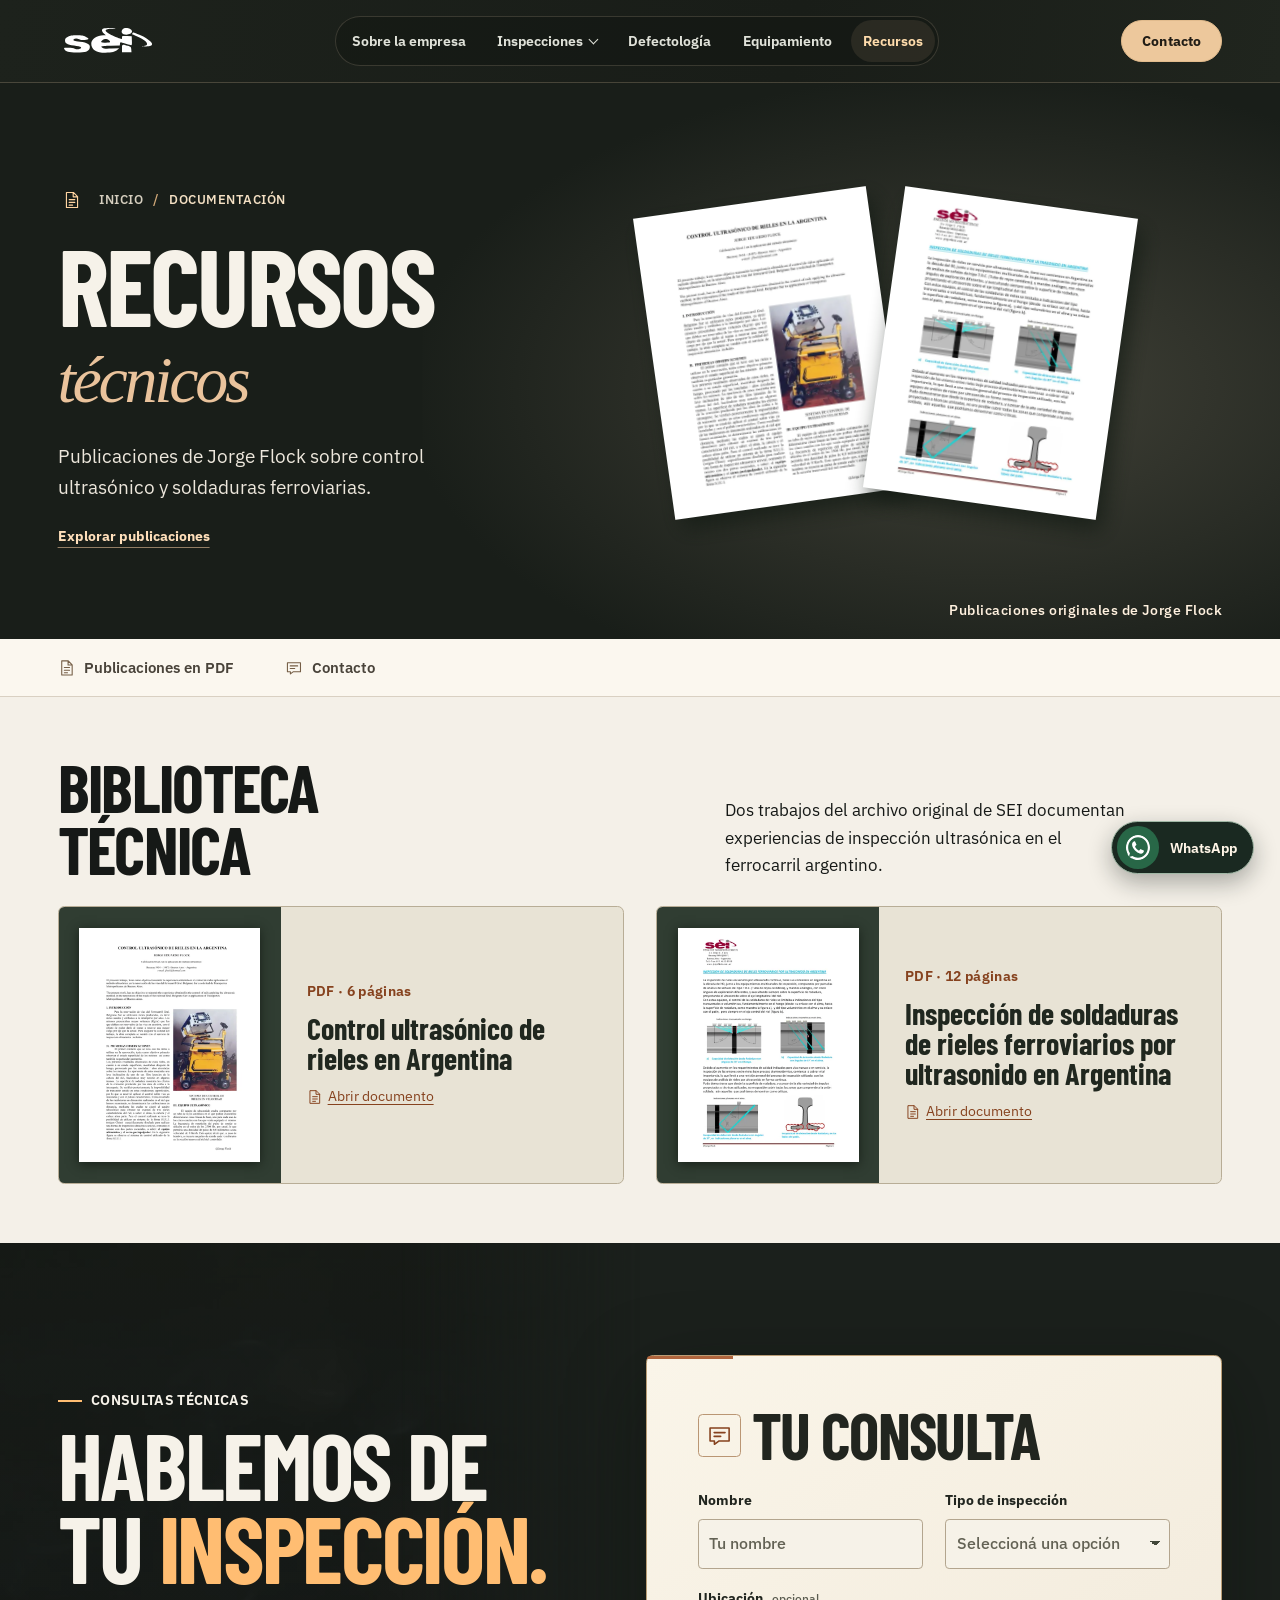
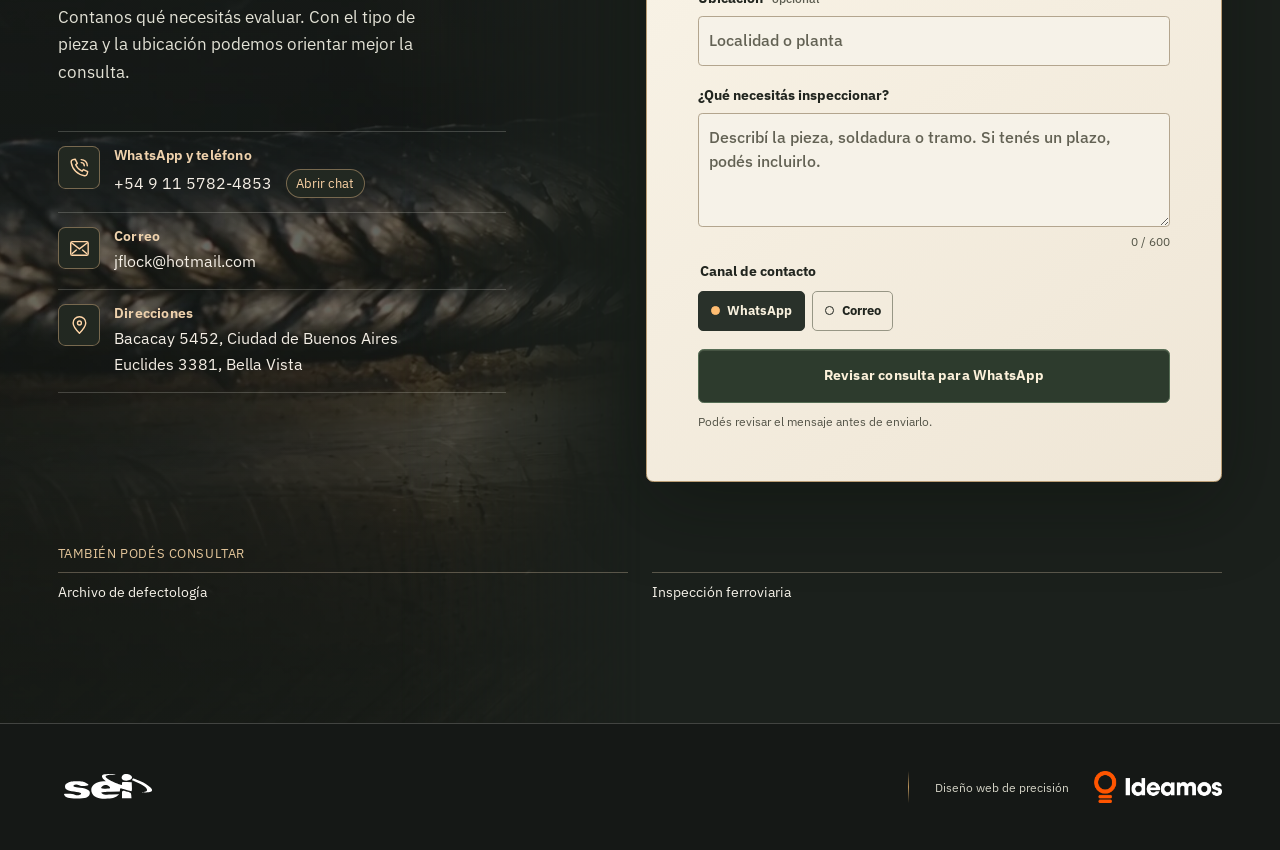
<file: recursos/index.html>
<!doctype html>
<html lang="es-AR">
<head>
  <meta charset="utf-8">
  <meta name="viewport" content="width=device-width, initial-scale=1">
  <meta name="description" content="Publicaciones de Jorge Flock sobre control ultrasónico y soldaduras ferroviarias.">
  <meta name="robots" content="noindex, follow">
  <meta property="og:type" content="website">
  <meta property="og:locale" content="es_AR">
  <meta property="og:site_name" content="Jorge Flock SEI">
  <meta property="og:title" content="Publicaciones sobre ultrasonido y soldaduras ferroviarias | Jorge Flock SEI">
  <meta property="og:description" content="Publicaciones de Jorge Flock sobre control ultrasónico y soldaduras ferroviarias.">
  <meta property="og:url" content="https://estudioideamos.github.io/jorge-flock/recursos/">
  <meta property="og:image" content="https://estudioideamos.github.io/jorge-flock/assets/documento-control-ultrasonico-rieles.webp">
  <meta name="twitter:card" content="summary_large_image">
  <meta name="theme-color" content="#151817">
  <link rel="icon" href="../assets/marca.svg?v=sei" type="image/svg+xml">
  <link rel="stylesheet" href="../assets/site.css?v=flock-footer-mobile">
  <script src="../assets/site.js?v=flock-speed-editorial" defer></script>
  <title>Publicaciones sobre ultrasonido y soldaduras ferroviarias | Jorge Flock SEI</title>
</head>
<body class="internal">
<div class="reading-progress" aria-hidden="true"></div>
<a class="skip" href="#contenido">Ir al contenido</a>
<header class="masthead">
  <div class="shell header-inner">
    <a class="brand" href="../" aria-label="SEI Jorge Flock, inicio"><img class="brand-logo" src="../assets/sei.svg" width="153" height="56" alt=""></a>
    <button type="button" class="menu-toggle" aria-expanded="false" aria-controls="menu"><span class="menu-toggle-icon" aria-hidden="true"></span><span class="menu-toggle-label">Menú</span></button>
    <nav class="nav" id="menu" aria-label="Principal">
      <a href="../sobre-la-empresa/">Sobre la empresa</a>
      <details class="nav-inspections">
        <summary>Inspecciones <span class="nav-chevron" aria-hidden="true"></span></summary>
        <div class="nav-options"><a href="../#inspecciones">Todas las inspecciones</a><a href="../inspeccion-ferroviaria/" aria-labelledby="nav-inspeccion-ferroviaria" aria-describedby="nav-inspeccion-ferroviaria-detail"><span class="nav-option-icon"><svg class="tech-icon" viewBox="0 0 24 24" aria-hidden="true" focusable="false"><use href="../assets/inspection-icons.svg#rail"/></svg></span><span class="nav-option-copy"><strong id="nav-inspeccion-ferroviaria">Inspección ferroviaria</strong><small id="nav-inspeccion-ferroviaria-detail">Exploración continua de rieles</small></span></a><a href="../inspeccion-manual/" aria-labelledby="nav-inspeccion-manual" aria-describedby="nav-inspeccion-manual-detail"><span class="nav-option-icon"><svg class="tech-icon" viewBox="0 0 24 24" aria-hidden="true" focusable="false"><use href="../assets/inspection-icons.svg#probe"/></svg></span><span class="nav-option-copy"><strong id="nav-inspeccion-manual">Inspección manual</strong><small id="nav-inspeccion-manual-detail">Piezas, soldaduras y componentes</small></span></a><a href="../inspeccion-automatica/" aria-labelledby="nav-inspeccion-automatica" aria-describedby="nav-inspeccion-automatica-detail"><span class="nav-option-icon"><svg class="tech-icon" viewBox="0 0 24 24" aria-hidden="true" focusable="false"><use href="../assets/inspection-icons.svg#auto"/></svg></span><span class="nav-option-copy"><strong id="nav-inspeccion-automatica">Inspección automática</strong><small id="nav-inspeccion-automatica-detail">Barrido motorizado de soldaduras</small></span></a><a href="../inspeccion-semi-automatica/" aria-labelledby="nav-inspeccion-semi-automatica" aria-describedby="nav-inspeccion-semi-automatica-detail"><span class="nav-option-icon"><svg class="tech-icon" viewBox="0 0 24 24" aria-hidden="true" focusable="false"><use href="../assets/inspection-icons.svg#semi"/></svg></span><span class="nav-option-copy"><strong id="nav-inspeccion-semi-automatica">Inspección semiautomática</strong><small id="nav-inspeccion-semi-automatica-detail">Barrido guiado en accesos complejos</small></span></a></div>
      </details>
      <a href="../defectologia/">Defectología</a><a href="../equipamiento/">Equipamiento</a><a href="../recursos/" aria-current="page">Recursos</a>
      <a class="nav-contact" href="#contacto">Contacto</a>
    </nav>
    <a class="button header-cta" href="#contacto">Contacto</a>
  </div>
</header>

<main id="contenido">
  <section class="editorial-hero" data-cover-motion aria-labelledby="pagina-titulo">
    <div class="shell editorial-hero-layout">
      <div class="editorial-heading">
        <p class="breadcrumb"><svg class="editorial-emblem" viewBox="0 0 24 24" aria-hidden="true" focusable="false"><use href="../assets/inspection-icons.svg#doc"/></svg>
          <span class="breadcrumb-trail"><a href="../">Inicio</a> <span class="hero-slash" aria-hidden="true">/</span> <span class="breadcrumb-topic">Documentación</span></span>
        </p>
        <h1 id="pagina-titulo"><span>Recursos</span> <em>técnicos</em></h1>
        <p class="editorial-deck">Publicaciones de Jorge Flock sobre control ultrasónico y soldaduras ferroviarias.</p>
        <a class="editorial-hero-link" href="#documentos">Explorar publicaciones</a>
      </div>
      <figure class="editorial-cover editorial-cover-recursos">
        <div class="editorial-cover-frame editorial-cover-documents" aria-hidden="true">
          <img src="../assets/responsive/documento-control-ultrasonico-rieles-640.webp" srcset="../assets/responsive/documento-control-ultrasonico-rieles-320.webp 320w, ../assets/responsive/documento-control-ultrasonico-rieles-640.webp 640w, ../assets/documento-control-ultrasonico-rieles.webp 665w" sizes="(max-width: 800px) 40vw, 30vw" alt="" width="665" height="860" decoding="async">
          <img src="../assets/responsive/documento-soldaduras-aluminotermicas-640.webp" srcset="../assets/responsive/documento-soldaduras-aluminotermicas-320.webp 320w, ../assets/responsive/documento-soldaduras-aluminotermicas-640.webp 640w, ../assets/documento-soldaduras-aluminotermicas.webp 665w" sizes="(max-width: 800px) 40vw, 30vw" alt="" width="665" height="860" decoding="async">
        </div>
        <figcaption>Publicaciones originales de Jorge Flock</figcaption>
      </figure>
    </div>
  </section>
  <div class="detail-section-bar">
    <nav class="shell detail-section-nav" aria-label="En esta página">
      <a href="#documentos"><svg class="tech-icon" viewBox="0 0 24 24" aria-hidden="true" focusable="false"><use href="../assets/inspection-icons.svg#doc"/></svg>Publicaciones en PDF</a>
      <a href="#contacto"><svg class="tech-icon" viewBox="0 0 24 24" aria-hidden="true" focusable="false"><use href="../assets/inspection-icons.svg#chat"/></svg>Contacto</a>
    </nav>
  </div>
  <div class="detail-body paper">
    <div class="shell">

      <section class="editorial-library" id="documentos" aria-labelledby="biblioteca-titulo">
        <div class="library-heading"><h2 id="biblioteca-titulo">Biblioteca técnica</h2><p>Dos trabajos del archivo original de SEI documentan experiencias de inspección ultrasónica en el ferrocarril argentino.</p></div>
        <div class="publications">
          <a class="publication" href="../assets/control-ultrasonico-rieles.pdf" data-reveal>
            <span class="publication-cover"><img src="../assets/responsive/documento-control-ultrasonico-rieles-640.webp" srcset="../assets/responsive/documento-control-ultrasonico-rieles-320.webp 320w, ../assets/responsive/documento-control-ultrasonico-rieles-640.webp 640w, ../assets/documento-control-ultrasonico-rieles.webp 665w" sizes="(max-width: 800px) 40vw, 30vw" alt="" width="665" height="860" loading="lazy" decoding="async"></span>
            <span class="publication-info"><span class="eyebrow">PDF · 6 páginas</span><strong>Control ultrasónico de rieles en Argentina</strong><span class="publication-action"><svg class="tech-icon" viewBox="0 0 24 24" aria-hidden="true" focusable="false"><use href="../assets/inspection-icons.svg#doc"/></svg>Abrir documento</span></span>
          </a>
          <a class="publication" href="../assets/soldaduras-aluminotermicas.pdf" data-reveal>
            <span class="publication-cover"><img src="../assets/responsive/documento-soldaduras-aluminotermicas-640.webp" srcset="../assets/responsive/documento-soldaduras-aluminotermicas-320.webp 320w, ../assets/responsive/documento-soldaduras-aluminotermicas-640.webp 640w, ../assets/documento-soldaduras-aluminotermicas.webp 665w" sizes="(max-width: 800px) 40vw, 30vw" alt="" width="665" height="860" loading="lazy" decoding="async"></span>
            <span class="publication-info"><span class="eyebrow">PDF · 12 páginas</span><strong>Inspección de soldaduras de rieles ferroviarios por ultrasonido en Argentina</strong><span class="publication-action"><svg class="tech-icon" viewBox="0 0 24 24" aria-hidden="true" focusable="false"><use href="../assets/inspection-icons.svg#doc"/></svg>Abrir documento</span></span>
          </a>
        </div>
      </section>

    </div>
  </div>
  <section class="contact section" id="contacto" aria-labelledby="contacto-titulo">
    <div class="shell contact-inner" id="consulta-tecnica">
      <div class="contact-editorial" data-reveal>
        <p class="eyebrow"><span class="dash"></span> CONSULTAS TÉCNICAS</p>
        <h2 id="contacto-titulo">Hablemos de<br>tu <em>inspección.</em></h2>
        <p>Contanos qué necesitás evaluar. Con el tipo de pieza y la ubicación podemos orientar mejor la consulta.</p>
        <dl class="contact-data">
          <div><dt><svg class="contact-data-icon" viewBox="0 0 24 24" aria-hidden="true" focusable="false"><use href="../assets/inspection-icons.svg?v=contact#contact-phone"/></svg>WhatsApp y teléfono</dt><dd class="contact-phone"><a href="tel:+5491157824853">+54 9 11 5782-4853</a><a class="contact-direct" href="https://wa.me/5491157824853">Abrir chat</a></dd></div>
          <div><dt><svg class="contact-data-icon" viewBox="0 0 24 24" aria-hidden="true" focusable="false"><use href="../assets/inspection-icons.svg?v=contact#contact-mail"/></svg>Correo</dt><dd><a href="mailto:jflock@hotmail.com">jflock@hotmail.com</a></dd></div>
          <div><dt><svg class="contact-data-icon" viewBox="0 0 24 24" aria-hidden="true" focusable="false"><use href="../assets/inspection-icons.svg?v=contact#pin"/></svg>Direcciones</dt><dd>Bacacay 5452, Ciudad de Buenos Aires<br>Euclides 3381, Bella Vista</dd></div>
        </dl>
      </div>

      <form class="contact-form" id="consulta" action="https://wa.me/5491157824853" method="get" target="_blank" data-reveal aria-labelledby="consulta-titulo">
        <h3 id="consulta-titulo"><svg class="tech-icon" viewBox="0 0 24 24" aria-hidden="true" focusable="false"><use href="../assets/inspection-icons.svg#chat"/></svg>Tu consulta</h3>
        <div class="contact-fields">
          <div class="field" data-enhanced hidden>
            <label for="nombre">Nombre</label>
            <input id="nombre" autocomplete="name" placeholder="Tu nombre" maxlength="100">
          </div>
          <div class="field" data-enhanced hidden>
            <label for="servicio">Tipo de inspección</label>
            <select id="servicio">
              <option value="" selected disabled>Seleccioná una opción</option>
              <option value="ferroviaria">Ferroviaria</option>
              <option value="manual">Manual</option>
              <option value="automatica">Automática</option>
              <option value="semiautomatica">Semiautomática</option>
              <option value="asesoramiento">Necesito asesoramiento</option>
            </select>
          </div>
          <div class="field field-wide" data-enhanced hidden>
            <label for="ubicacion">Ubicación <span>opcional</span></label>
            <input id="ubicacion" maxlength="120" autocomplete="off" placeholder="Localidad o planta">
          </div>
          <div class="field field-wide">
            <label for="mensaje">¿Qué necesitás inspeccionar?</label>
            <textarea id="mensaje" name="text" rows="3" maxlength="600" required placeholder="Describí la pieza, soldadura o tramo. Si tenés un plazo, podés incluirlo."></textarea>
            <span class="field-counter" id="contador" aria-hidden="true" hidden>0 / 600</span>
          </div>
        </div>
        <fieldset class="contact-channel" data-enhanced hidden>
          <legend>Canal de contacto</legend>
          <div class="channel-options">
            <label><input type="radio" name="canal" value="whatsapp" checked><span>WhatsApp</span></label>
            <label><input type="radio" name="canal" value="email"><span>Correo</span></label>
          </div>
        </fieldset>
        <div class="contact-submit">
          <button class="button" type="submit" aria-describedby="consulta-ayuda">Continuar por WhatsApp</button>
          <p id="consulta-ayuda">Podés revisar el mensaje antes de enviarlo.</p>
        </div>
      </form>
    </div>
    <dialog class="consultation-dialog" id="consulta-previa" aria-labelledby="previa-titulo">
      <div class="dialog-top"><h3 id="previa-titulo">Revisá tu consulta</h3><button type="button" class="dialog-close" aria-label="Cerrar vista previa">×</button></div>
      <pre id="previa-mensaje"></pre>
      <div class="dialog-actions"><button class="button outline" type="button">Editar consulta</button><a class="button preview-send" rel="noopener">Abrir WhatsApp</a></div>
    </dialog>
    <nav class="shell contact-related" aria-label="Páginas relacionadas"><h3>También podés consultar</h3><ul><li><a href="../defectologia/">Archivo de defectología</a></li><li><a href="../inspeccion-ferroviaria/">Inspección ferroviaria</a></li></ul></nav>
  </section>
</main>
<footer class="footer">
  <div class="shell footer-inner">
    <a class="brand" href="../" aria-label="Jorge Flock, inicio">
      <img class="brand-logo" src="../assets/sei.svg" width="153" height="56" alt="">
    </a>
    <a class="footer-credit" href="https://ideamos.com.ar/">
      <span>Diseño web de precisión</span>
      <img src="../assets/ideamos-logo.webp" alt="Ideamos" width="870" height="213" decoding="async">
    </a>
  </div>
</footer>
<a class="whatsapp-float" href="https://wa.me/5491157824853" aria-label="Consultar a Jorge por WhatsApp" target="_blank" rel="noopener">
  <img src="../assets/whatsapp-oficial.svg" width="28" height="28" alt="" decoding="async">
  <span aria-hidden="true">WhatsApp</span>
</a>
</body>
</html>
</file>
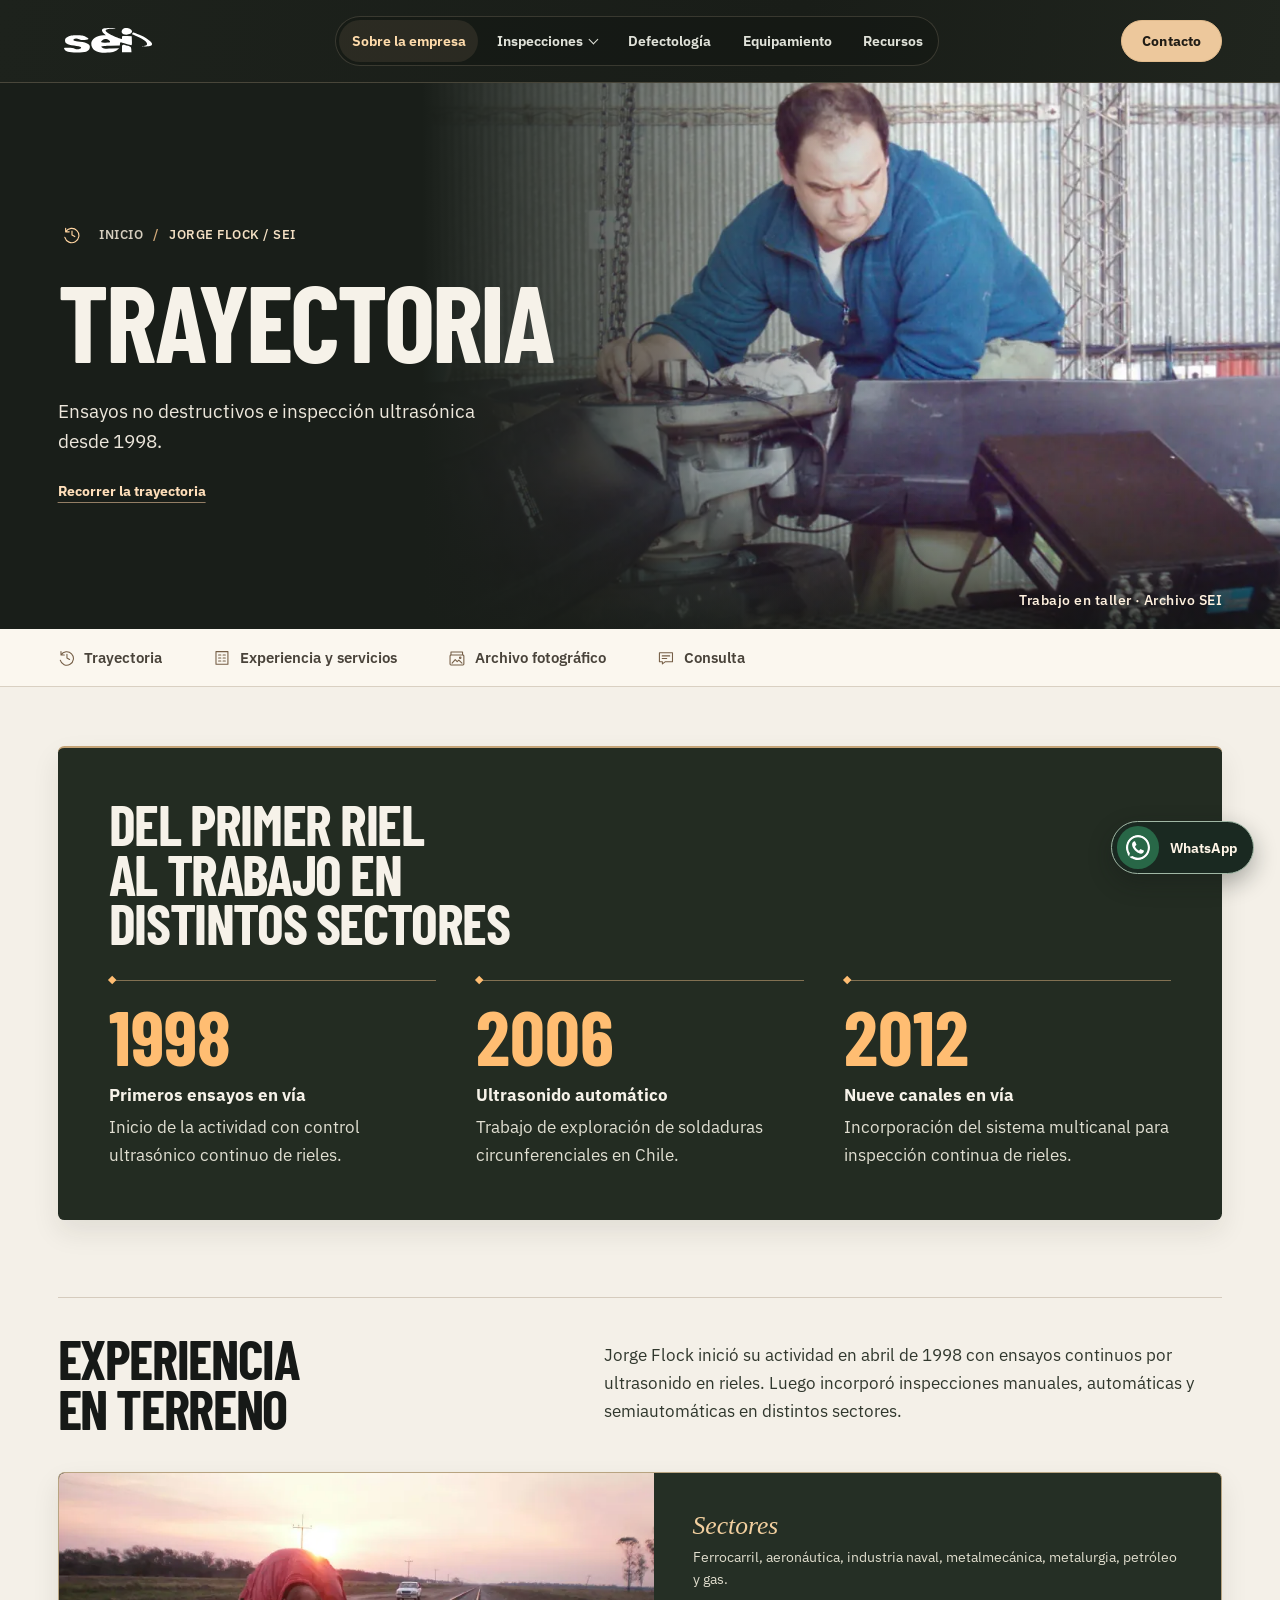
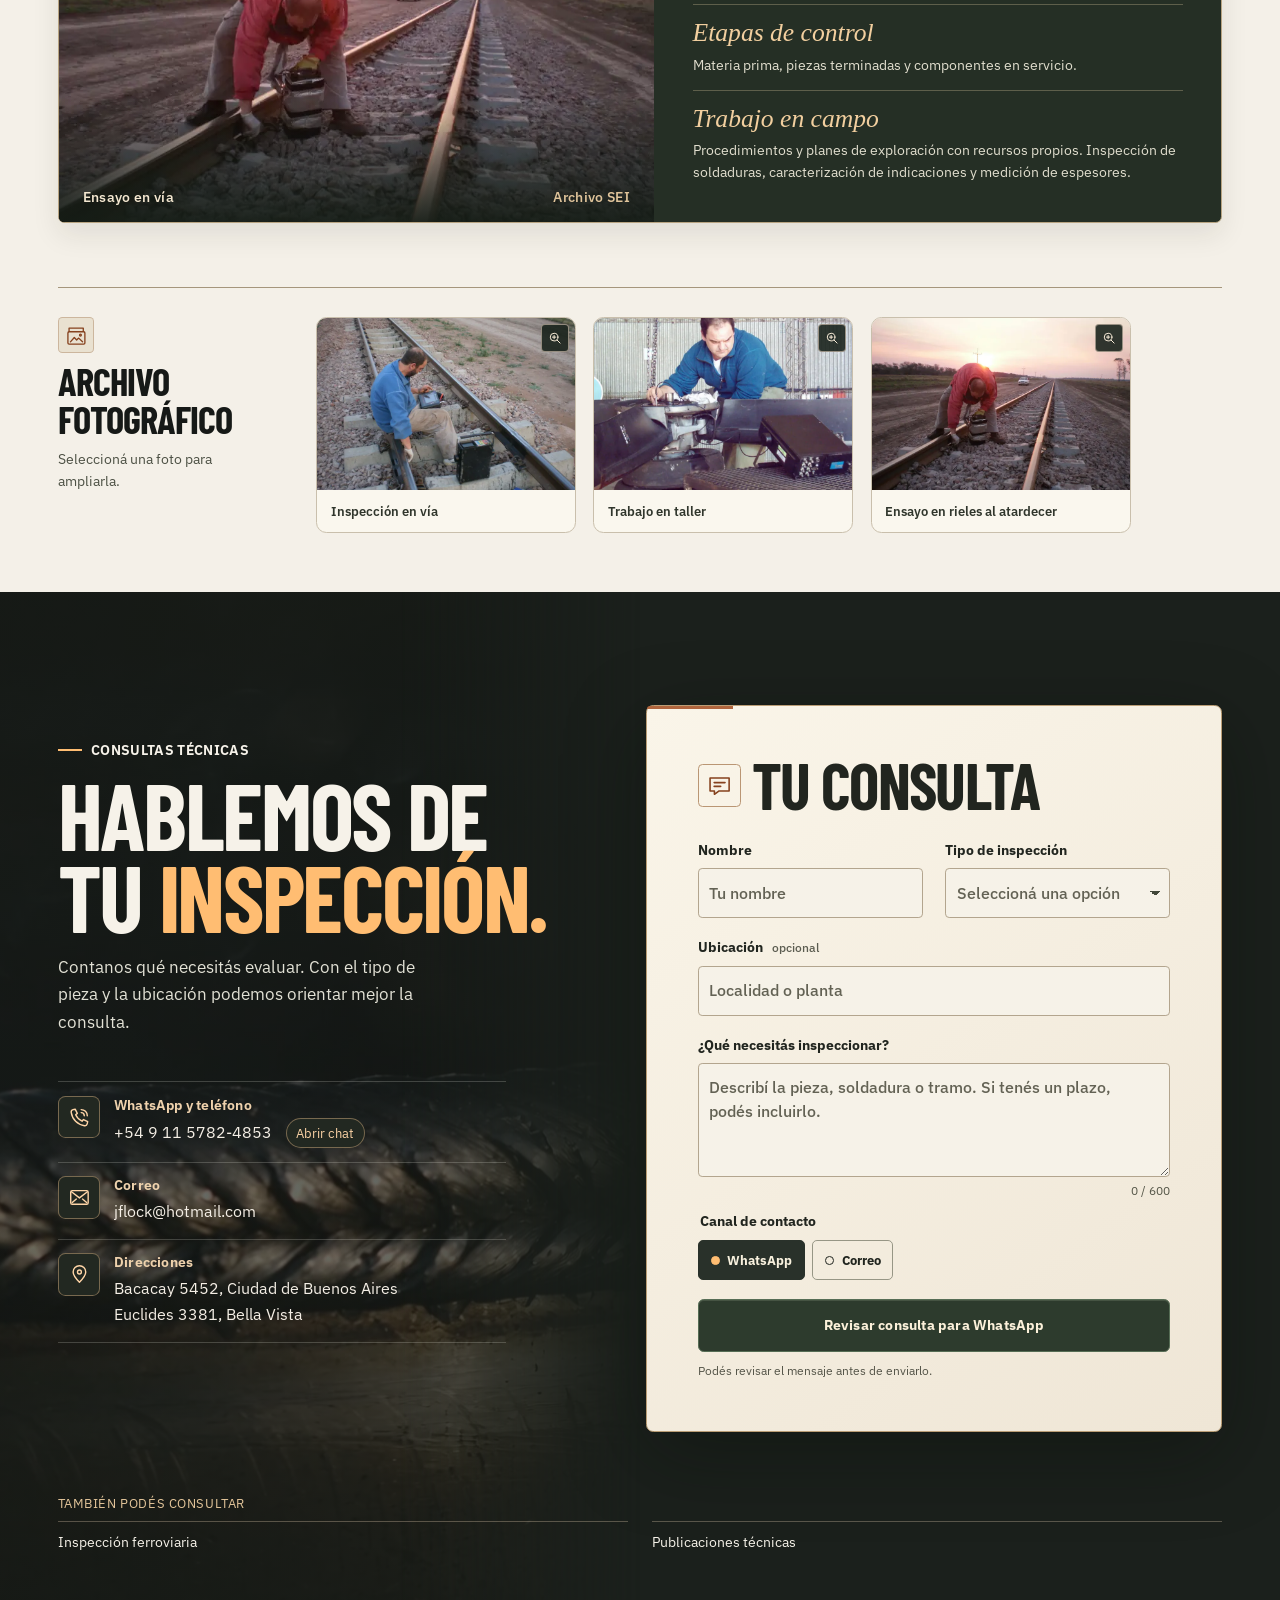
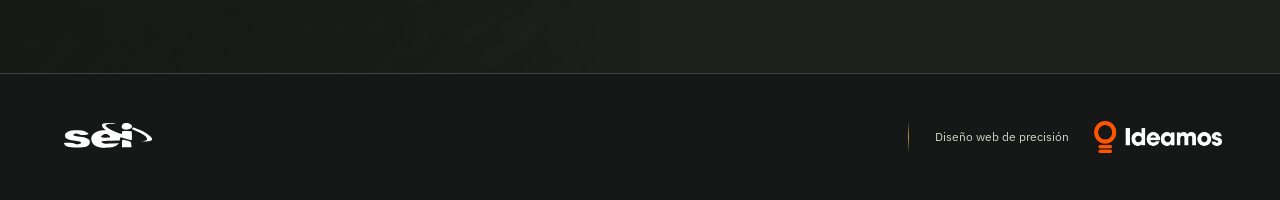
<file: sobre-la-empresa/index.html>
<!doctype html>
<html lang="es-AR">
<head>
  <meta charset="utf-8">
  <meta name="viewport" content="width=device-width, initial-scale=1">
  <meta name="description" content="Ensayos no destructivos e inspección ultrasónica desde 1998.">
  <meta name="robots" content="noindex, follow">
  <meta property="og:type" content="website">
  <meta property="og:locale" content="es_AR">
  <meta property="og:site_name" content="Jorge Flock SEI">
  <meta property="og:title" content="Jorge Flock SEI | Trayectoria en inspección ultrasónica">
  <meta property="og:description" content="Ensayos no destructivos e inspección ultrasónica desde 1998.">
  <meta property="og:url" content="https://estudioideamos.github.io/jorge-flock/sobre-la-empresa/">
  <meta property="og:image" content="https://estudioideamos.github.io/jorge-flock/assets/home-4.webp">
  <meta name="twitter:card" content="summary_large_image">
  <meta name="theme-color" content="#151817">
  <link rel="icon" href="../assets/marca.svg?v=sei" type="image/svg+xml">
  <link rel="stylesheet" href="../assets/site.css?v=flock-footer-mobile">
  <script src="../assets/site.js?v=flock-speed-editorial" defer></script>
  <title>Jorge Flock SEI | Trayectoria en inspección ultrasónica</title>
</head>
<body class="internal">
<div class="reading-progress" aria-hidden="true"></div>
<a class="skip" href="#contenido">Ir al contenido</a>
<header class="masthead">
  <div class="shell header-inner">
    <a class="brand" href="../" aria-label="SEI Jorge Flock, inicio"><img class="brand-logo" src="../assets/sei.svg" width="153" height="56" alt=""></a>
    <button type="button" class="menu-toggle" aria-expanded="false" aria-controls="menu"><span class="menu-toggle-icon" aria-hidden="true"></span><span class="menu-toggle-label">Menú</span></button>
    <nav class="nav" id="menu" aria-label="Principal">
      <a href="../sobre-la-empresa/" aria-current="page">Sobre la empresa</a>
      <details class="nav-inspections">
        <summary>Inspecciones <span class="nav-chevron" aria-hidden="true"></span></summary>
        <div class="nav-options"><a href="../#inspecciones">Todas las inspecciones</a><a href="../inspeccion-ferroviaria/" aria-labelledby="nav-inspeccion-ferroviaria" aria-describedby="nav-inspeccion-ferroviaria-detail"><span class="nav-option-icon"><svg class="tech-icon" viewBox="0 0 24 24" aria-hidden="true" focusable="false"><use href="../assets/inspection-icons.svg#rail"/></svg></span><span class="nav-option-copy"><strong id="nav-inspeccion-ferroviaria">Inspección ferroviaria</strong><small id="nav-inspeccion-ferroviaria-detail">Exploración continua de rieles</small></span></a><a href="../inspeccion-manual/" aria-labelledby="nav-inspeccion-manual" aria-describedby="nav-inspeccion-manual-detail"><span class="nav-option-icon"><svg class="tech-icon" viewBox="0 0 24 24" aria-hidden="true" focusable="false"><use href="../assets/inspection-icons.svg#probe"/></svg></span><span class="nav-option-copy"><strong id="nav-inspeccion-manual">Inspección manual</strong><small id="nav-inspeccion-manual-detail">Piezas, soldaduras y componentes</small></span></a><a href="../inspeccion-automatica/" aria-labelledby="nav-inspeccion-automatica" aria-describedby="nav-inspeccion-automatica-detail"><span class="nav-option-icon"><svg class="tech-icon" viewBox="0 0 24 24" aria-hidden="true" focusable="false"><use href="../assets/inspection-icons.svg#auto"/></svg></span><span class="nav-option-copy"><strong id="nav-inspeccion-automatica">Inspección automática</strong><small id="nav-inspeccion-automatica-detail">Barrido motorizado de soldaduras</small></span></a><a href="../inspeccion-semi-automatica/" aria-labelledby="nav-inspeccion-semi-automatica" aria-describedby="nav-inspeccion-semi-automatica-detail"><span class="nav-option-icon"><svg class="tech-icon" viewBox="0 0 24 24" aria-hidden="true" focusable="false"><use href="../assets/inspection-icons.svg#semi"/></svg></span><span class="nav-option-copy"><strong id="nav-inspeccion-semi-automatica">Inspección semiautomática</strong><small id="nav-inspeccion-semi-automatica-detail">Barrido guiado en accesos complejos</small></span></a></div>
      </details>
      <a href="../defectologia/">Defectología</a><a href="../equipamiento/">Equipamiento</a><a href="../recursos/">Recursos</a>
      <a class="nav-contact" href="#contacto">Contacto</a>
    </nav>
    <a class="button header-cta" href="#contacto">Contacto</a>
  </div>
</header>

<main id="contenido">
  <section class="editorial-hero editorial-hero-photo" aria-labelledby="pagina-titulo">
    <div class="shell editorial-hero-layout">
      <div class="editorial-heading">
        <p class="breadcrumb"><svg class="editorial-emblem" viewBox="0 0 24 24" aria-hidden="true" focusable="false"><use href="../assets/inspection-icons.svg#history"/></svg>
          <span class="breadcrumb-trail"><a href="../">Inicio</a> <span class="hero-slash" aria-hidden="true">/</span> <span class="breadcrumb-topic">Jorge Flock / SEI</span></span>
        </p>
        <h1 id="pagina-titulo"><span>Trayectoria</span></h1>
        <p class="editorial-deck">Ensayos no destructivos e inspección ultrasónica desde 1998.</p>
        <a class="editorial-hero-link" href="#trayectoria">Recorrer la trayectoria</a>
      </div>
      <figure class="editorial-cover editorial-cover-sobre-la-empresa">
        <div class="editorial-cover-frame"><img width="1200" height="1300" src="../assets/responsive/home-4-1080.webp" srcset="../assets/responsive/home-4-640.webp 640w, ../assets/responsive/home-4-1080.webp 1080w, ../assets/home-4.webp 1200w" sizes="(max-width: 800px) 100vw, 67vw" alt="" fetchpriority="high" decoding="async"></div>
        <figcaption>Trabajo en taller · Archivo SEI</figcaption>
      </figure>
    </div>
  </section>
  <div class="detail-section-bar">
    <nav class="shell detail-section-nav" aria-label="En esta página">
      <a href="#trayectoria"><svg class="tech-icon" viewBox="0 0 24 24" aria-hidden="true" focusable="false"><use href="../assets/inspection-icons.svg#history"/></svg>Trayectoria</a>
      <a href="#detalle"><svg class="tech-icon" viewBox="0 0 24 24" aria-hidden="true" focusable="false"><use href="../assets/inspection-icons.svg#details"/></svg>Experiencia y servicios</a>
      <a href="#galeria"><svg class="tech-icon" viewBox="0 0 24 24" aria-hidden="true" focusable="false"><use href="../assets/inspection-icons.svg#archive"/></svg>Archivo fotográfico</a>
      <a href="#contacto"><svg class="tech-icon" viewBox="0 0 24 24" aria-hidden="true" focusable="false"><use href="../assets/inspection-icons.svg#chat"/></svg>Consulta</a>
    </nav>
  </div>
  <div class="detail-body paper">
    <div class="shell">
      <section class="timeline-panel" id="trayectoria" aria-labelledby="historia-titulo">
  <h2 id="historia-titulo">Del primer riel al trabajo en distintos sectores</h2>
  <ol class="timeline">
    <li><time datetime="1998">1998</time><strong>Primeros ensayos en vía</strong><p>Inicio de la actividad con control ultrasónico continuo de rieles.</p></li>
    <li><time datetime="2006">2006</time><strong>Ultrasonido automático</strong><p>Trabajo de exploración de soldaduras circunferenciales en Chile.</p></li>
    <li><time datetime="2012">2012</time><strong>Nueve canales en vía</strong><p>Incorporación del sistema multicanal para inspección continua de rieles.</p></li>
  </ol>
</section>
      <article class="editorial-detail technical-detail" id="detalle" aria-labelledby="detalle-titulo">
        <header class="technical-heading"><h2 id="detalle-titulo">Experiencia en terreno</h2><p>Jorge Flock inició su actividad en abril de 1998 con ensayos continuos por ultrasonido en rieles. Luego incorporó inspecciones manuales, automáticas y semiautomáticas en distintos sectores.</p></header>
        <div class="technical-feature" data-reveal>
          <figure class="technical-image"><img width="1920" height="1440" src="../assets/responsive/home-2-480.webp" srcset="../assets/responsive/home-2-480.webp 480w, ../assets/responsive/home-2-800.webp 800w, ../assets/responsive/home-2-1200.webp 1200w, ../assets/home-2.webp 1920w" sizes="(max-width: 600px) 92vw, (max-width: 960px) 47vw, 40vw" alt="Inspección de rieles en campo al atardecer" loading="lazy" decoding="async"><figcaption><span>Ensayo en vía</span><span>Archivo SEI</span></figcaption></figure>
          <dl class="technical-points"><div><dt>Sectores</dt><dd>Ferrocarril, aeronáutica, industria naval, metalmecánica, metalurgia, petróleo y gas.</dd></div><div><dt>Etapas de control</dt><dd>Materia prima, piezas terminadas y componentes en servicio.</dd></div><div><dt>Trabajo en campo</dt><dd>Procedimientos y planes de exploración con recursos propios. Inspección de soldaduras, caracterización de indicaciones y medición de espesores.</dd></div></dl>
        </div>
      </article>
      <section class="gallery" aria-labelledby="galeria">
        <div class="gallery-header">
          <h2 id="galeria"><svg class="tech-icon" viewBox="0 0 24 24" aria-hidden="true" focusable="false"><use href="../assets/inspection-icons.svg#archive"/></svg>Archivo fotográfico</h2>
          <p>Seleccioná una foto para ampliarla.</p>
        </div>
        <div class="gallery-grid"><figure><a href="../assets/home-3.webp?v=detail" aria-label="Ampliar foto de archivo: Inspección en vía"><img decoding="async" src="../assets/responsive/home-3-480.webp" srcset="../assets/responsive/home-3-480.webp 480w, ../assets/responsive/home-3-800.webp 800w, ../assets/responsive/home-3-1200.webp 1200w, ../assets/home-3.webp 1920w" sizes="(max-width: 600px) 92vw, (max-width: 960px) 47vw, 40vw" alt="" width="1920" height="1440" loading="lazy"><svg class="gallery-zoom" viewBox="0 0 24 24" aria-hidden="true" focusable="false"><use href="../assets/inspection-icons.svg#zoom"/></svg></a><figcaption>Inspección en vía</figcaption></figure>
<figure><a href="../assets/home-4.webp?v=detail" aria-label="Ampliar foto de archivo: Trabajo en taller"><img decoding="async" src="../assets/responsive/home-4-480.webp" srcset="../assets/responsive/home-4-480.webp 480w, ../assets/responsive/home-4-800.webp 800w, ../assets/responsive/home-4-1200.webp 1200w" sizes="(max-width: 600px) 92vw, (max-width: 960px) 47vw, 40vw" alt="" width="1200" height="1300" loading="lazy"><svg class="gallery-zoom" viewBox="0 0 24 24" aria-hidden="true" focusable="false"><use href="../assets/inspection-icons.svg#zoom"/></svg></a><figcaption>Trabajo en taller</figcaption></figure>
<figure><a href="../assets/home-2.webp?v=detail" aria-label="Ampliar foto de archivo: Ensayo en rieles al atardecer"><img decoding="async" src="../assets/responsive/home-2-480.webp" srcset="../assets/responsive/home-2-480.webp 480w, ../assets/responsive/home-2-800.webp 800w, ../assets/responsive/home-2-1200.webp 1200w, ../assets/home-2.webp 1920w" sizes="(max-width: 600px) 92vw, (max-width: 960px) 47vw, 40vw" alt="" width="1920" height="1440" loading="lazy"><svg class="gallery-zoom" viewBox="0 0 24 24" aria-hidden="true" focusable="false"><use href="../assets/inspection-icons.svg#zoom"/></svg></a><figcaption>Ensayo en rieles al atardecer</figcaption></figure></div></section>
    </div>
  </div>
  <section class="contact section" id="contacto" aria-labelledby="contacto-titulo">
    <div class="shell contact-inner" id="consulta-tecnica">
      <div class="contact-editorial" data-reveal>
        <p class="eyebrow"><span class="dash"></span> CONSULTAS TÉCNICAS</p>
        <h2 id="contacto-titulo">Hablemos de<br>tu <em>inspección.</em></h2>
        <p>Contanos qué necesitás evaluar. Con el tipo de pieza y la ubicación podemos orientar mejor la consulta.</p>
        <dl class="contact-data">
          <div><dt><svg class="contact-data-icon" viewBox="0 0 24 24" aria-hidden="true" focusable="false"><use href="../assets/inspection-icons.svg?v=contact#contact-phone"/></svg>WhatsApp y teléfono</dt><dd class="contact-phone"><a href="tel:+5491157824853">+54 9 11 5782-4853</a><a class="contact-direct" href="https://wa.me/5491157824853">Abrir chat</a></dd></div>
          <div><dt><svg class="contact-data-icon" viewBox="0 0 24 24" aria-hidden="true" focusable="false"><use href="../assets/inspection-icons.svg?v=contact#contact-mail"/></svg>Correo</dt><dd><a href="mailto:jflock@hotmail.com">jflock@hotmail.com</a></dd></div>
          <div><dt><svg class="contact-data-icon" viewBox="0 0 24 24" aria-hidden="true" focusable="false"><use href="../assets/inspection-icons.svg?v=contact#pin"/></svg>Direcciones</dt><dd>Bacacay 5452, Ciudad de Buenos Aires<br>Euclides 3381, Bella Vista</dd></div>
        </dl>
      </div>

      <form class="contact-form" id="consulta" action="https://wa.me/5491157824853" method="get" target="_blank" data-reveal aria-labelledby="consulta-titulo">
        <h3 id="consulta-titulo"><svg class="tech-icon" viewBox="0 0 24 24" aria-hidden="true" focusable="false"><use href="../assets/inspection-icons.svg#chat"/></svg>Tu consulta</h3>
        <div class="contact-fields">
          <div class="field" data-enhanced hidden>
            <label for="nombre">Nombre</label>
            <input id="nombre" autocomplete="name" placeholder="Tu nombre" maxlength="100">
          </div>
          <div class="field" data-enhanced hidden>
            <label for="servicio">Tipo de inspección</label>
            <select id="servicio">
              <option value="" selected disabled>Seleccioná una opción</option>
              <option value="ferroviaria">Ferroviaria</option>
              <option value="manual">Manual</option>
              <option value="automatica">Automática</option>
              <option value="semiautomatica">Semiautomática</option>
              <option value="asesoramiento">Necesito asesoramiento</option>
            </select>
          </div>
          <div class="field field-wide" data-enhanced hidden>
            <label for="ubicacion">Ubicación <span>opcional</span></label>
            <input id="ubicacion" maxlength="120" autocomplete="off" placeholder="Localidad o planta">
          </div>
          <div class="field field-wide">
            <label for="mensaje">¿Qué necesitás inspeccionar?</label>
            <textarea id="mensaje" name="text" rows="3" maxlength="600" required placeholder="Describí la pieza, soldadura o tramo. Si tenés un plazo, podés incluirlo."></textarea>
            <span class="field-counter" id="contador" aria-hidden="true" hidden>0 / 600</span>
          </div>
        </div>
        <fieldset class="contact-channel" data-enhanced hidden>
          <legend>Canal de contacto</legend>
          <div class="channel-options">
            <label><input type="radio" name="canal" value="whatsapp" checked><span>WhatsApp</span></label>
            <label><input type="radio" name="canal" value="email"><span>Correo</span></label>
          </div>
        </fieldset>
        <div class="contact-submit">
          <button class="button" type="submit" aria-describedby="consulta-ayuda">Continuar por WhatsApp</button>
          <p id="consulta-ayuda">Podés revisar el mensaje antes de enviarlo.</p>
        </div>
      </form>
    </div>
    <dialog class="consultation-dialog" id="consulta-previa" aria-labelledby="previa-titulo">
      <div class="dialog-top"><h3 id="previa-titulo">Revisá tu consulta</h3><button type="button" class="dialog-close" aria-label="Cerrar vista previa">×</button></div>
      <pre id="previa-mensaje"></pre>
      <div class="dialog-actions"><button class="button outline" type="button">Editar consulta</button><a class="button preview-send" rel="noopener">Abrir WhatsApp</a></div>
    </dialog>
    <nav class="shell contact-related" aria-label="Páginas relacionadas"><h3>También podés consultar</h3><ul><li><a href="../inspeccion-ferroviaria/">Inspección ferroviaria</a></li><li><a href="../recursos/">Publicaciones técnicas</a></li></ul></nav>
  </section>
</main>
<footer class="footer">
  <div class="shell footer-inner">
    <a class="brand" href="../" aria-label="Jorge Flock, inicio">
      <img class="brand-logo" src="../assets/sei.svg" width="153" height="56" alt="">
    </a>
    <a class="footer-credit" href="https://ideamos.com.ar/">
      <span>Diseño web de precisión</span>
      <img src="../assets/ideamos-logo.webp" alt="Ideamos" width="870" height="213" decoding="async">
    </a>
  </div>
</footer>
<a class="whatsapp-float" href="https://wa.me/5491157824853" aria-label="Consultar a Jorge por WhatsApp" target="_blank" rel="noopener">
  <img src="../assets/whatsapp-oficial.svg" width="28" height="28" alt="" decoding="async">
  <span aria-hidden="true">WhatsApp</span>
</a>
</body>
</html>
</file>
<file: assets/site.css>
@font-face{font-family:Barlow;src:url(barlow-700.woff2) format("woff2");font-style:normal;font-weight:700;font-display:swap}
@font-face{font-family:"IBM Plex Sans";src:url(plex-sans.woff2) format("woff2");font-style:normal;font-weight:400 700;font-display:swap}
:root{--ink:#161917;--night:#111412;--light:#f6f2e9;--paper:#efece2;--accent:#ffbd72;--rust:#86421e;--muted:#b5bbb3;--line:rgba(245,242,234,.2);--paper-line:#c7c5b9;--display:Barlow,"Arial Narrow",Impact,sans-serif;--sans:"IBM Plex Sans",Arial,sans-serif}
*,*::before,*::after{box-sizing:border-box}
html{scroll-behavior:smooth}
body{margin:0;background:var(--night);color:var(--light);font:400 1.0625rem/1.62 var(--sans)}
a{color:inherit;text-decoration:none}
button{color:inherit;font:inherit}
img,video,canvas{display:block;max-width:100%}
figure,p,h1,h2,h3,dl,dd{margin:0}
[hidden]{display:none!important}
:focus-visible{outline:3px solid currentColor;outline-offset:5px}
.skip{position:fixed;z-index:9;left:1rem;top:1rem;padding:.5rem 1rem;background:var(--accent);color:var(--ink);transform:translateY(-180%)}
.skip:focus{transform:none}
.shell{width:min(calc(100% - clamp(2.5rem,9vw,9rem)),85rem);margin-inline:auto}
.masthead{position:relative;z-index:3;background:#151816;border-bottom:1px solid #ffffff1c}
.header-inner{min-height:5.25rem;display:grid;grid-template-columns:1fr auto 1fr;gap:1.6rem;align-items:center}
.brand{display:inline-flex;align-items:center;width:max-content;line-height:1}
.brand-logo{width:clamp(4.5rem,7.5vw,6.4rem);height:auto;flex:none}
.nav{display:flex;gap:clamp(1.2rem,2.65vw,3.1rem);align-items:center;justify-content:center;color:#e0e2d9;font-size:.9rem;font-weight:650}
.nav a:hover,.nav a[aria-current]{color:var(--accent)}
.menu-toggle{display:none}
.button{display:inline-flex;justify-content:center;align-items:center;min-height:3.25rem;padding:.66rem 1.12rem;border:1px solid #f6f2e960;font-size:.845rem;font-weight:780;line-height:1.25;transition:background .2s,color .2s,border-color .2s}
.header-cta{justify-self:end;padding-inline:1.2rem;min-height:2.65rem;color:var(--accent);border-color:#ffbd7270}
.button:hover{background:var(--light);color:var(--ink);border-color:var(--light)}
.button.solid{background:var(--accent);color:#201b14;border-color:var(--accent)}
.button.solid:hover{background:#ffd7a9;border-color:#ffd7a9}
.button.outline{border-color:#53564d;color:var(--ink)}
.button.outline:hover{background:var(--ink);border-color:var(--ink);color:var(--light)}
.hero{position:relative;isolation:isolate;overflow:hidden;background:#262c29}
.hero-media{position:absolute;inset:0;z-index:-2;background:#262c29}
.hero-poster{width:100%;height:100%;object-fit:cover;object-position:56% 62%}
.hero-media video{width:100%;height:100%;object-fit:cover;object-position:64% 57%;filter:saturate(.62) brightness(.91)}
.hero::after{content:"";position:absolute;inset:0;pointer-events:none;z-index:-1;background:linear-gradient(90deg,#101312f5 0%,#101312c9 30%,#10131245 68%,#10131220 100%),linear-gradient(0deg,#101312e8 0%,transparent 25%,transparent 72%,#10131252 100%)}
.hero-inner{position:relative;min-height:clamp(38rem,calc(85svh - 5.25rem),55rem);padding-top:clamp(5rem,11vh,9rem);padding-bottom:7rem;display:flex;align-items:flex-start;flex-direction:column;justify-content:center}
.eyebrow,.hero-bottom,.instrument-head,.instrument-label,.card-link,.breadcrumb,figcaption,.contact-data dt{font-family:var(--sans);font-size:.875rem;letter-spacing:.015em;line-height:1.35;font-weight:550}
.eyebrow{display:flex;align-items:center;gap:.58rem;font-weight:650;letter-spacing:.025em}
.dash{width:1.5rem;height:2px;background:var(--accent);display:inline-block;flex:none}
.hero .eyebrow{color:#f7ddbd;margin-bottom:1.45rem}
.hero-slash{color:var(--accent);margin:0 .32em}
h1,h2,h3{font-family:var(--display);font-weight:700;line-height:.88;letter-spacing:-.025em;text-transform:uppercase;text-wrap:balance}
h1 em,h2 em{font-style:normal;color:var(--accent)}
.hero h1{font-size:clamp(5rem,11.7vw,11.1rem);letter-spacing:-.036em}
.hero-description{max-width:30rem;margin-top:1.55rem;color:#efeee6;font-size:clamp(1rem,1.4vw,1.14rem)}
.hero-actions{display:flex;flex-wrap:wrap;gap:.75rem;margin-top:1.7rem}
.hero-bottom{position:absolute;inset:auto 0 0;display:flex;align-items:center;justify-content:space-between;gap:1rem;min-height:3.75rem;border-top:1px solid #f6f2e952;color:#e2e1d8}
.film-toggle{display:inline-flex;align-items:center;gap:.55rem;border:0;background:none;cursor:pointer;padding:.5rem 0 .5rem .45rem;font:inherit}
.film-toggle i{width:9px;height:10px;border-inline:2px solid var(--accent)}
.film-toggle.is-paused i{width:0;height:0;border:5px solid transparent;border-left:8px solid var(--accent)}
.paper{background:var(--paper);color:var(--ink)}
.paper h2 em{color:var(--rust)}
.paper .dash{background:var(--rust)}
.section{padding-block:clamp(4.6rem,8.8vw,9rem)}
.section-heading{display:grid;grid-template-columns:1.45fr 1fr;align-items:end;gap:2rem;margin-bottom:2.8rem}
.section-heading>p{max-width:31rem;padding-bottom:.4rem;color:#4d5147;font-size:1.08rem}
h2{font-size:clamp(3.8rem,7.4vw,7.25rem);margin-top:.84rem}
.service-grid{display:grid;grid-template-columns:1fr 1fr 1fr;gap:1px;background:#c4c5b8;border:1px solid #c4c5b8}
.service-card{display:flex;position:relative;isolation:isolate;min-width:0;min-height:24rem;overflow:hidden;align-items:flex-end;background:#1c221e;color:var(--light);transform:translateZ(0)}
.service-card.featured{grid-column:span 3;min-height:clamp(21rem,34vw,34rem)}
.service-card::after{position:absolute;content:"";inset:0;z-index:-1;background:linear-gradient(0deg,#111511f7 0%,#111511a6 38%,transparent 95%)}
.service-card.featured::after{background:linear-gradient(90deg,#111511ec 0%,#11151130 84%),linear-gradient(0deg,#111511b0,transparent 70%)}
.service-card img{position:absolute;z-index:-2;width:100%;height:100%;inset:0;object-fit:cover;object-position:center;filter:saturate(.72);transition:transform .5s}
.service-card:hover img,.service-card:focus-visible img{transform:scale(1.045)}
.service-content{padding:clamp(1.35rem,3vw,3.5rem);width:100%}
.service-content .eyebrow{color:#ffdbb0;font-size:.69rem}
.service-content h3{font-size:clamp(2.65rem,4vw,5rem);margin:.5rem 0 .55rem;text-transform:none}
.featured h3{font-size:clamp(4rem,9vw,8.5rem)}
.service-content p{max-width:26rem;color:#edefe3;font-size:.95rem;margin-bottom:.9rem}
.card-link{display:inline-block;border-bottom:1px solid currentColor;padding-bottom:.25rem}
.capability{background:#202720;color:var(--light);border-block:1px solid #3a433a}
.capability-inner,.profile-inner,.contact-inner{display:grid;grid-template-columns:.95fr 1.05fr;align-items:center;gap:clamp(2rem,7.2vw,8rem)}
.capability-text>p:not(.eyebrow),.profile-inner p:not(.eyebrow),.contact p:not(.eyebrow){max-width:31rem;margin-top:1rem}
.capability-text .button,.profile .button{margin-top:1.4rem}
.instrument{padding:clamp(1rem,2.5vw,2.1rem);background:#151d17;border:1px solid #95a28e68;box-shadow:0 15px 36px #090d0940}
.instrument-head{display:flex;justify-content:space-between;gap:1rem;color:#d9e2d1}
.instrument-type{color:var(--accent);white-space:nowrap}
.instrument canvas{width:100%;height:auto;margin:1.15rem 0 .45rem;border:1px solid #899d8460;background:#19241b}
.instrument-label{font-size:.7rem;color:#bfcdbd}
.instrument dl{display:grid;grid-template-columns:1fr 1fr;gap:1rem;border-top:1px solid #899d8460;padding-top:.9rem;margin-top:1.3rem}
.instrument dd{font:700 clamp(2.4rem,5vw,4.75rem)/.9 var(--display);color:#f8f1dd}
.instrument dt{font-size:.78rem;margin-bottom:.45rem;color:#ccd4c5}
.profile-inner figure{align-self:stretch;display:flex;flex-direction:column;justify-content:center}
.profile-inner img{width:100%;height:auto;aspect-ratio:1.23;object-fit:cover;filter:saturate(.72)}
figcaption{margin-top:.66rem;color:#50564c}
.resource-rail{margin-top:4rem;display:grid;grid-template-columns:1fr 1fr;border-block:1px solid var(--paper-line)}
.resource-rail>a{padding:1.1rem 1rem 1.25rem 0;display:grid;gap:.45rem;justify-items:start}
.resource-rail>a+a{padding-left:1.25rem;border-left:1px solid var(--paper-line)}
.resource-rail>a:hover,.resource-rail .eyebrow{color:var(--rust)}
.resource-rail strong{font:700 clamp(1.75rem,3.3vw,3.15rem)/1 var(--display)}
.contact{background:#222623;color:var(--light)}
.contact-data>div{padding:.95rem 0;border-top:1px solid var(--line)}
.contact-data>div:last-child{border-bottom:1px solid var(--line)}
.contact-data dt{color:#c9cbbd}
.contact-data dd{margin-top:.25rem;font-size:1.08rem}
.contact-data a:hover, .footer .brand:hover { color: var(--accent); }
.footer {
  border-top: 1px solid var(--line);
  background: #151816;
}
.footer-inner {
  display: flex;
  justify-content: space-between;
  align-items: center;
  gap: 1.5rem;
  padding-block: clamp(1.65rem, 3.6vw, 2.85rem);
}
.footer .brand { transition: color .2s ease; }
.footer-credit {
  display: flex;
  align-items: center;
  gap: clamp(.9rem, 2vw, 1.6rem);
  color: #d4d3c6;
  font: .76rem/1.4 var(--sans);
  transition: color .2s ease;
}
.footer-credit img {
  width: clamp(6.8rem, 10vw, 8.4rem);
  height: auto;
  transition: transform .35s var(--motion);
}
.footer-credit::before {
  content: "";
  align-self: stretch;
  width: 1px;
  background: linear-gradient(transparent, #bb945c, transparent);
}
.footer-credit:hover, .footer-credit:focus-visible { color: var(--accent); }
.footer-credit:hover img { transform: translateX(.2rem); }
@media (max-width: 600px) {
  .footer-inner {
    flex-direction: column;
    align-items: center;
    gap: 1.35rem;
    padding-block: 1.8rem calc(1.9rem + env(safe-area-inset-bottom, 0px));
  }
  .footer-credit {
    flex-direction: column;
    gap: .4rem;
    width: fit-content;
    max-width: 100%;
    text-align: center;
  }
  .footer-credit:hover img { transform: none; }
  .footer-credit::before { display: none; }
  .footer-credit img { order: -1; flex: none; }
}
.breadcrumb{color:#f7dabb;text-transform:uppercase}
.breadcrumb a{text-decoration:underline;text-underline-offset:.25em}
.detail-body{padding-block:clamp(3rem,7vw,6rem)}
@media(max-width:900px){
  .header-inner{gap:1rem}
  .nav{gap:1rem}
  .hero h1{font-size:clamp(4.5rem,12vw,8rem)}
  .service-grid{grid-template-columns:repeat(2,1fr)}
  .service-card.featured{grid-column:span 2}
  .service-card:last-child{grid-column:span 2;min-height:20rem}
  .capability-inner,.contact-inner{gap:2rem}
}
@media(max-width:690px){
  .header-inner{min-height:4.5rem;grid-template-columns:1fr auto auto}
  .menu-toggle{display:block;background:none;border:0;padding:.55rem 0;color:var(--light);font-size:.86rem;cursor:pointer}
  .header-cta{padding-inline:.6rem;font-size:.78rem;min-height:2.25rem}
  .nav{position:absolute;top:100%;left:0;width:100%;background:#151816;display:none;align-items:stretch;padding:.4rem 1.25rem 1rem}
  .nav a{padding:.67rem 0;border-bottom:1px solid #fff3}
  .menu-toggle[aria-expanded=true]+.nav{display:grid;gap:0}
  .hero-inner{min-height:36rem;padding-top:4rem;padding-bottom:6rem}
  .hero::after{background:linear-gradient(90deg,#101312d8,#10131261),linear-gradient(0deg,#101312e8,transparent 38%)}
  .hero h1{font-size:clamp(3.7rem,13.2vw,5.6rem)}
  .hero-poster,.hero-media video{object-position:62% 50%}
  .hero .eyebrow,.hero-bottom{font-size:.67rem}
  .hero-description{max-width:21rem}
  .section-heading,.capability-inner,.profile-inner,.contact-inner{grid-template-columns:1fr;gap:1.5rem}
  .section-heading{margin-bottom:1.55rem}
  .section-heading>p{padding:0}
  .profile-inner figure{grid-row:2}
  .service-grid{grid-template-columns:1fr}
  .service-card.featured,.service-card:last-child{grid-column:auto}
  .service-card,.service-card.featured,.service-card:last-child{min-height:19rem}
  .resource-rail{margin-top:2rem;grid-template-columns:1fr}
  .resource-rail>a+a{padding-left:0;border-left:0;border-top:1px solid var(--paper-line)}
}
@media(max-width:360px){
  .shell{width:calc(100% - 1.65rem)}
  .header-inner{gap:.5rem}
  .hero h1{font-size:12.9vw}
  .hero-actions .button{padding-inline:.65rem}
}
@media(prefers-reduced-motion:reduce){
  *,*::before,*::after{scroll-behavior:auto!important;transition:none!important}
}
.hero-media video{position:absolute;inset:0;opacity:0;transition:opacity .45s;object-position:55% 50%}
.hero-media video.is-playing{opacity:1}
@media(min-width:691px) and (max-height:690px){
  .hero-inner{min-height:32.5rem;padding-top:3.5rem;padding-bottom:5rem}
  .hero h1{font-size:clamp(4.5rem,10.4vw,7.4rem)}
  .hero .eyebrow{margin-bottom:1rem}
  .hero-description{margin-top:1.05rem}
  .hero-actions{margin-top:1.2rem}
}

/* Editorial composition */
:root {
  --motion: cubic-bezier(.23, 1, .32, 1);
}
.reading-progress {
  position: fixed;
  z-index: 6;
  inset: 0 0 auto;
  height: 2px;
  background: var(--accent);
  pointer-events: none;
  transform: scaleX(0);
  transform-origin: left;
}
.hero-line {
  display: block;
  padding: .08em .04em .12em 0;
  margin: -.08em -.04em -.12em 0;
  overflow: clip;
  white-space: nowrap;
}
.hero-line > * { display: block; }
.hero .hero-description { max-width: 31rem; }
.service-grid { gap: .72rem; border: 0; background: none; }
.service-card::after {
  background: linear-gradient(0deg, #101511f5 0%, #101511a6 35%, #10151100 84%);
}
.service-card img { transition: transform .8s var(--motion), filter .65s ease; }
.service-card .service-content { transition: transform .55s var(--motion); }
.service-card .card-link { color: #ffdaab; }
.service-card:focus-visible { outline-color: var(--rust); outline-offset: 3px; z-index: 1; }
.profile-image > div { overflow: hidden; }
.profile-image img { transition: transform 1s var(--motion), filter .65s ease; }
.profile figcaption { display: flex; justify-content: space-between; align-items: center; gap: .8rem; }
.profile figcaption::after { content: ""; height: 1px; background: var(--paper-line); flex: 1; }
.resource-rail > a { transition: background .3s, color .25s; }
.instrument-screen { position: relative; overflow: hidden; margin: 1.15rem 0 .45rem; }
.instrument-screen canvas { margin: 0; }
.instrument-screen::after {
  content: "";
  position: absolute;
  inset: 0 auto 0 0;
  width: 17%;
  background: linear-gradient(90deg, transparent, #ffbd7227, #ffbd7273 98%, transparent);
  pointer-events: none;
  opacity: 0;
}
.button { position: relative; transition: background .28s, color .28s, border-color .28s, transform .28s var(--motion); }
.button:active { transform: translateY(1px); }

@media (min-width: 901px) {
  .service-grid { grid-template-columns: repeat(12, minmax(0, 1fr)); }
  .service-card { grid-column: span 5; min-height: clamp(23rem, 30vw, 31rem); }
  .service-card.featured, .service-card:last-child { grid-column: span 7; min-height: clamp(23rem, 30vw, 31rem); }
  .service-card.featured img { object-position: 50% 58%; }
  .service-card:last-child img { object-position: 50% 48%; }
  .service-content h3 { font-size: clamp(3.45rem, 6vw, 6.6rem); }
  .service-card.featured h3 { font-size: clamp(3.75rem, 7.6vw, 8rem); }
}

@media (hover:hover) and (pointer:fine) {
  .service-card:hover img { transform: scale(1.07); filter: saturate(.95); }
  .service-card:hover .service-content { transform: translateY(-.38rem); }
  .profile-image:hover img { transform: scale(1.04); filter: saturate(.94); }
  .nav a { position: relative; }
  .nav a::after {
    content: "";
    position: absolute;
    inset: auto 0 -.4rem;
    height: 1px;
    background: currentColor;
    transform-origin: left;
    transform: scaleX(0);
    transition: transform .35s var(--motion);
  }
  .nav a:hover::after, .nav a[aria-current]::after { transform: scaleX(1); }
}

/* Contact and reading overlays */
.contact {
  position: relative;
  isolation: isolate;
  overflow: clip;
  background: #1b201c;
}
.contact::before {
  content: "";
  position: absolute;
  z-index: -1;
  inset: 0 50% 0 0;
  background: linear-gradient(180deg, #161a16e3 0%, #161a16a3 60%, #161a16ed 100%), url(steel-motion.webp?v=detail) 59% 61% / cover;
  mask-image: linear-gradient(90deg, #000 62%, transparent);
}
.contact-inner {
  grid-template-columns: minmax(0, .94fr) minmax(0, 1.06fr);
  align-items: start;
  gap: clamp(2.4rem, 6vw, 6rem);
}
.contact-editorial { padding-top: clamp(.25rem, 2.8vw, 2.6rem); }
.contact-editorial h2 { font-size: clamp(3.8rem, 7.3vw, 7.5rem); }
.contact-editorial > p:not(.eyebrow) { color: #e2e1d5; max-width: 25rem; }
.contact-editorial dl { margin-top: 2.8rem; max-width: 28rem; }
.contact-editorial dd { margin-top: .25rem; font-size: .97rem; }
.contact-form, .consultation-dialog {
  --form-ink: #21251f;
  --form-paper: #f0ebe0;
  --form-line: #9b9888;
  --form-accent: #8a492b;
  color: var(--form-ink);
  background: var(--form-paper);
}
.contact-form {
  position: relative;
  min-width: 0;
  padding: clamp(1.45rem, 4vw, 4rem);
  border: 1px solid #faf3dd;
  box-shadow: 0 1.4rem 5rem #090d095c;
}
.contact-form::before {
  position: absolute;
  inset: 0 auto auto 0;
  width: 5.4rem;
  height: 3px;
  content: "";
  background: #b0653d;
}
.contact-form h3, .dialog-top h3 { font-size: clamp(2.6rem, 5vw, 4.3rem); }
.contact-fields {
  display: grid;
  grid-template-columns: repeat(2, minmax(0, 1fr));
  column-gap: 1.4rem;
  row-gap: 1.12rem;
  margin-top: 1.6rem;
}
.field { position: relative; min-width: 0; }
.field-wide { grid-column: 1 / -1; }
.field label, .contact-channel legend { display: block; font-size: .875rem; font-weight: 800; }
.field label span { font-size: .78rem; font-weight: 500; color: #5b5c50; margin-left: .35rem; }
.field input, .field select, .field textarea {
  display: block;
  width: 100%;
  color: var(--form-ink);
  background-color: #f6f2e8;
  border: 0;
  border-bottom: 1px solid var(--form-line);
  border-radius: 0;
  font: 500 1rem/1.48 var(--sans);
  padding: .76rem .65rem;
  margin-top: .42rem;
  transition: border-color .25s, box-shadow .25s, background-color .25s;
}
.field select {
  appearance: none;
  padding-right: 1.6rem;
  background-image: linear-gradient(45deg, transparent 50%, #424739 50%), linear-gradient(135deg, #424739 50%, transparent 50%);
  background-position: calc(100% - 14px) 50%, calc(100% - 9px) 50%;
  background-size: 5px 5px;
  background-repeat: no-repeat;
}
.field input::placeholder, .field textarea::placeholder, .field select:invalid { color: #636254; opacity: 1; }
.field textarea { min-height: 7.1rem; resize: vertical; }
.field :is(input, select, textarea):focus {
  outline: 0;
  background-color: #fffaf0;
  border-color: var(--form-accent);
  box-shadow: inset 0 -1px var(--form-accent);
}
.field:focus-within label { color: var(--form-accent); }
.field :is(input, select, textarea):user-invalid { border-color: #a73623; }
.field-counter {
  display: block;
  text-align: right;
  font: .74rem/1 var(--sans);
  color: #555648;
  padding-top: .55rem;
}
.field-counter.is-near-limit { color: #a03620; }
.contact-channel { padding: 0; margin: .8rem 0 1.1rem; border: 0; min-inline-size: 0; }
.channel-options { display: flex; gap: .45rem; margin-top: .48rem; }
.channel-options label { position: relative; min-width: 0; cursor: pointer; }
.channel-options input { position: absolute; inset: 0; opacity: 0; pointer-events: none; }
.channel-options span {
  min-height: 2.5rem;
  display: inline-flex;
  align-items: center;
  gap: .48rem;
  padding: .35rem .74rem;
  border: 1px solid #979685;
  font-size: .82rem;
  font-weight: 740;
  transition: background-color .22s, color .22s, border-color .22s;
}
.channel-options span::before {
  content: "";
  width: .55rem;
  height: .55rem;
  border: 1px solid currentColor;
  border-radius: 50%;
}
.channel-options label:hover span { border-color: #373b2e; }
.channel-options input:checked + span { color: #f8f1de; background: #29312a; border-color: #29312a; }
.channel-options input:checked + span::before { background: var(--accent); color: var(--accent); }
.channel-options input:focus-visible + span { outline: 2px solid var(--form-accent); outline-offset: 3px; }
.contact-submit { margin-top: 1.15rem; }
.contact-submit .button, .preview-send { background: #263027; color: #fff7e7; border-color: #263027; }
.contact-submit .button { cursor: pointer; width: 100%; min-height: 3.35rem; }
.contact-submit .button:hover, .preview-send:hover { background: #3c4b3e; color: #fff7e7; border-color: #3c4b3e; }
.contact-form .contact-submit p { font-size: .78rem; line-height: 1.4; color: #535347; margin: .62rem 0 0; }
.consultation-dialog, .gallery-viewer {
  border: 1px solid #c8bda7;
  padding: clamp(1.2rem, 4vw, 2.1rem);
  width: min(100% - 2rem, 37rem);
  max-height: calc(100% - 2rem);
  box-shadow: 0 1.6rem 6rem #0c100cb3;
  overflow: auto;
}
.consultation-dialog::backdrop, .gallery-viewer::backdrop { background: #0c110dda; backdrop-filter: blur(5px); }
body:has(dialog[open]) { overflow: hidden; }
.dialog-top { display: flex; align-items: flex-start; justify-content: space-between; gap: 1rem; }
.dialog-top h3 { font-size: clamp(2rem, 5.6vw, 3.2rem); line-height: .98; }
.dialog-close {
  display: grid;
  place-items: center;
  flex: none;
  width: 2.6rem;
  height: 2.6rem;
  background: none;
  border: 1px solid currentColor;
  font-size: 1.55rem;
  line-height: 1;
  cursor: pointer;
}
.consultation-dialog pre {
  padding: 1rem;
  margin: 1.3rem 0;
  background: #e4ded0;
  border-left: 2px solid var(--form-accent);
  font: .91rem/1.58 var(--sans);
  white-space: pre-wrap;
  overflow-wrap: anywhere;
}
.dialog-actions { display: flex; gap: .7rem; flex-wrap: wrap; justify-content: flex-end; }
.dialog-actions button { cursor: pointer; }
.gallery-viewer { width: min(100% - 2rem, 67rem); color: var(--light); background: #1c231d; }
.gallery-viewer img { max-height: min(62dvh, 680px); margin: 1rem auto 0; object-fit: contain; }
.gallery-viewer figcaption { color: var(--light); line-height: 1.5; }
.gallery-controls {
  display: flex;
  align-items: center;
  justify-content: space-between;
  gap: .8rem;
  margin-top: 1rem;
  padding-top: .75rem;
  border-top: 1px solid var(--line);
}
.gallery-controls button { background: none; border: 0; padding: .35rem 0; cursor: pointer; }
.gallery-controls button:hover { color: var(--accent); }
.gallery-controls span { font: 550 .8125rem/1 var(--sans); font-variant-numeric: tabular-nums; }

@media (max-width: 835px) {
  .contact-inner { grid-template-columns: minmax(0, 1fr); gap: 2.4rem; }
  .contact::before { inset: 0 0 52%; mask-image: linear-gradient(#000 30%, transparent); }
  .contact-editorial dl { margin-top: 1.7rem; }
  .contact-form { max-width: 43rem; }
}
@media (max-width: 460px) {
  .contact-fields { grid-template-columns: 1fr; gap: .94rem; }
  .contact-form { padding: 1.24rem; }
  .hero .hero-description { max-width: 21rem; }
}

/* Keep all content available before scripted effects run. */
@media (prefers-reduced-motion: no-preference) {
  .hero-line > * { animation: headline-in 1.08s var(--motion) both; }
  .hero-line:nth-child(2) > * { animation-delay: .12s; }
  .hero .eyebrow, .hero-description, .hero .hero-actions { animation: editorial-enter .78s var(--motion) both; }
  .hero-description { animation-delay: .2s; }
  .hero .hero-actions { animation-delay: .3s; }
  .hero-media { animation: image-settle 1.8s var(--motion) both; }
  .has-entered { animation: editorial-enter .72s var(--motion) both; }
  .has-entered:focus-within { animation: none; }
  .instrument.has-entered .instrument-screen::after { animation: signal-scan 1.2s .26s ease-out both; }
  .gallery-viewer[open], .consultation-dialog[open] { animation: dialog-enter .36s var(--motion) both; }
  @supports (view-transition-name: none) {
    @view-transition { navigation: auto; }
    ::view-transition-old(root), ::view-transition-new(root) { animation-duration: .26s; }
  }
}
@keyframes headline-in {
  from { opacity: .13; transform: translateY(94%); }
  to { opacity: 1; transform: translateY(0); }
}
@keyframes editorial-enter {
  from { opacity: .3; translate: 0 1.05rem; }
  to { opacity: 1; translate: none; }
}
@keyframes image-settle {
  from { scale: 1.075; }
  to { scale: 1; }
}
@keyframes signal-scan {
  0% { transform: translateX(-102%); opacity: 0; }
  18%, 78% { opacity: 1; }
  100% { transform: translateX(590%); opacity: 0; }
}
@keyframes dialog-enter {
  from { opacity: 0; transform: translateY(.6rem) scale(.985); }
  to { opacity: 1; transform: none; }
}
.contact-phone { display: flex; flex-wrap: wrap; align-items: baseline; gap: .4rem 1rem; }
.contact-direct { color: #fbd3a6; text-decoration: underline; text-underline-offset: .28em; font-size: .82rem; }
@media (prefers-reduced-motion: no-preference) {
  .profile-image.has-entered > div { animation: archive-reveal .9s var(--motion) both; }
  .menu-toggle[aria-expanded=true] + .nav { animation: editorial-enter .3s var(--motion) both; }
}
@keyframes archive-reveal {
  from { clip-path: inset(6% 0 7%); }
  to { clip-path: inset(0); }
}

/* Moving editorial bands and short films */
.hero::after {
  background: linear-gradient(90deg, #101312eb 1%, #101312a8 36%, #10131221 87%),
              linear-gradient(0deg, #101312db 0%, transparent 36%, transparent 85%, #10131226 100%);
}
.hero-media video { object-position: 58% 62%; filter: saturate(.73) brightness(.92); }
.marquee {
  display: grid;
  grid-template-columns: auto minmax(0, 1fr) auto;
  align-items: center;
  min-height: clamp(3.65rem, 5vw, 4.3rem);
  padding-inline: clamp(.85rem, 4.5vw, 4.5rem);
  border-block: 1px solid #ad79534f;
  background: linear-gradient(105deg, #e4d5c3, #efe5d7 54%, #e7d7c4);
  color: #241b14;
}
.marquee-label {
  align-self: stretch;
  display: grid;
  align-items: center;
  padding-inline-end: clamp(.65rem, 2.1vw, 2rem);
  border-inline-end: 1px solid #4e2c184d;
  color: #422819;
  text-transform: uppercase;
  font: 650 clamp(.72rem, 1.1vw, .85rem)/1.2 var(--sans);
  letter-spacing: .12em;
}
.marquee-window { overflow: hidden; }
.marquee-track { display: flex; width: 100%; }
.marquee-group {
  display: flex;
  align-items: center;
  justify-content: space-around;
  flex-wrap: wrap;
  gap: .55rem clamp(1rem, 2.4vw, 2.2rem);
  min-width: 100%;
  padding: .55rem clamp(.85rem, 2vw, 1.65rem);
}
.marquee-copy { display: none; }
body:not(.marquees-ready) .marquee-group { flex: 0 0 100%; }
.marquee-group span {
  display: inline-flex;
  align-items: center;
  gap: clamp(.65rem, 1.2vw, 1.15rem);
  white-space: nowrap;
  font: 700 clamp(1.18rem, 1.9vw, 1.72rem)/1 var(--display);
  letter-spacing: -.015em;
  text-transform: uppercase;
}
.marquee-group span:nth-child(even) {
  font: italic 400 clamp(1.13rem, 1.8vw, 1.62rem)/1.05 Georgia, serif;
  text-transform: none;
}
.marquee-group span::before {
  content: "";
  flex: 0 0 .34rem;
  width: .34rem;
  height: .34rem;
  border: 1px solid #945b36;
  transform: rotate(45deg);
}
.marquee-toggle {
  display: grid;
  place-content: center;
  width: 2.75rem;
  height: 2.75rem;
  padding: 0;
  border: 1px solid #513621;
  border-radius: 50%;
  background: transparent;
  color: #674126;
  cursor: pointer;
}
.marquee-toggle:is(:hover, :focus-visible) { background: #5c3e2a; color: #fff0d7; border-color: #5c3e2a; }
.marquee-toggle:focus-visible { outline: 2px solid #713d23; outline-offset: 3px; }
.marquee-toggle i { width: .57rem; height: .7rem; border-inline: 2px solid; }
body:not(.marquees-running) .marquee-toggle i {
  width: 0;
  height: 0;
  border: .33rem solid transparent;
  border-left: .5rem solid currentColor;
  margin-left: .23rem;
}
body:not(.marquees-ready) .marquee-group span { font-size: clamp(1.05rem, 1.6vw, 1.4rem); }
.marquees-ready .marquee-window {
  mask-image: linear-gradient(90deg, transparent, #000 clamp(.7rem, 2vw, 1.8rem), #000 calc(100% - clamp(.7rem, 2vw, 1.8rem)), transparent);
}
@media (max-width: 520px) {
  .marquee:not(:has(.marquee-toggle:not([hidden]))) { grid-template-columns: minmax(0, 1fr); }
  .marquee:not(:has(.marquee-toggle:not([hidden]))) .marquee-label {
    padding: .7rem 0 0;
    border: 0;
    text-align: center;
  }
}

.visual-caption { font: .75rem/1.5 var(--sans); }
.visual-caption { margin-top: 1.05rem; color: #55564a; }
.material-film {
  position: relative;
  margin: clamp(2rem, 6vw, 5.3rem) auto 0;
  border: 1px solid #667467;
}
.material-film-frame { position: relative; background: #171e18; }
.material-film-frame::after {
  position: absolute;
  inset: 50% 0 0;
  content: "";
  background: linear-gradient(transparent, #101511c4);
  pointer-events: none;
}
.material-film video {
  width: 100%;
  height: clamp(12.5rem, 29vw, 28rem);
  object-fit: cover;
  object-position: 50% 56%;
}
.material-film .film-toggle, .material-film figcaption { position: absolute; z-index: 1; bottom: 1.05rem; }
.material-film .film-toggle { right: clamp(.65rem, 3vw, 2rem); font: .75rem/1.3 var(--sans); }
.material-film figcaption { left: clamp(.65rem, 3vw, 2rem); margin: 0; color: #f2e9d7; }
@media (prefers-reduced-motion: no-preference) {
  .marquees-ready .marquee-track {
    width: max-content;
    animation: marquee-slide 38s linear infinite paused;
  }
  .marquees-ready .marquee-group { min-width: 100vw; flex-wrap: nowrap; }
  .marquees-ready .marquee-copy { display: flex; }
  .marquees-running .marquee-track { animation-play-state: running; }
  @media (hover: hover) {
    .marquees-running .marquee-window:hover .marquee-track { animation-play-state: paused; }
  }
}
@keyframes marquee-slide {
  to { transform: translateX(-50%); }
}
@media (max-width: 690px) {
  .hero::after { background: linear-gradient(90deg, #101312c5, #10131257), linear-gradient(0deg, #101312dc, transparent 57%); }
  .hero-poster { object-position: 63% 56%; }
  .hero-media video { object-position: 63% 56%; }
  .material-film .film-toggle, .material-film figcaption { font-size: .64rem; bottom: .65rem; }
  .material-film figcaption { max-width: 14ch; }
}

/* Navigation and technical pages */
.nav { gap: clamp(.85rem, 2vw, 2.15rem); }
.nav-inspections { position: relative; }
.nav-inspections summary {
  display: flex;
  align-items: center;
  gap: .45rem;
  list-style: none;
  cursor: pointer;
  white-space: nowrap;
}
.nav-inspections summary::-webkit-details-marker { display: none; }
.nav-inspections[data-current] summary, .nav-inspections[open] summary, .nav-inspections summary:hover { color: var(--accent); }
.nav-chevron { width: .43rem; height: .43rem; border: solid currentColor; border-width: 0 1px 1px 0; rotate: 45deg; margin-top: -.22rem; }
.nav-inspections[open] .nav-chevron { rotate: 225deg; margin-top: .2rem; }
.nav-options {
  position: absolute;
  z-index: 5;
  top: calc(100% + .9rem);
  left: -.85rem;
  width: max-content;
  min-width: 15rem;
  padding: .35rem .7rem;
  display: grid;
  border: 1px solid #555b50;
  border-top-color: var(--accent);
  background: #212721;
  box-shadow: 0 1rem 2rem #10151059;
}
.nav-options a { display: flex; align-items: center; gap: .7rem; padding: .65rem .28rem; }
.nav-options a + a { border-top: 1px solid var(--line); }
.nav-options a::after, .nav .nav-contact { display: none; }
.tech-icon { display: inline-block; flex: none; width: 1.55rem; height: 1.55rem; vertical-align: middle; }
.nav-options .tech-icon { color: var(--accent); }
.service-content h3 .tech-icon {
  position: absolute;
  inset: 1rem 1rem auto auto;
  width: 2.4rem;
  height: 2.4rem;
  padding: .36rem;
  color: var(--accent);
  background: #172019d9;
  border: 1px solid #f9d4a788;
}
@media (max-width: 960px) {
  .header-inner { grid-template-columns: 1fr auto auto; }
  .header-inner .menu-toggle { display: block; border: 0; padding: .48rem .1rem; background: none; cursor: pointer; }
  .header-inner .nav {
    position: absolute;
    inset: 100% 0 auto;
    display: none;
    gap: 0;
    max-height: 76dvh;
    overflow: auto;
    align-items: stretch;
    padding: .55rem clamp(1.25rem, 5vw, 4rem) 1rem;
    background: #151816;
  }
  .header-inner .menu-toggle[aria-expanded=true] + .nav { display: grid; }
  .nav > a, .nav-inspections { border-bottom: 1px solid var(--line); }
  .nav > a, .nav-inspections summary { padding: .69rem 0; }
  .nav > a::after { display: none; }
  .nav-options { position: static; width: auto; min-width: 0; margin: 0 0 .75rem .5rem; padding-inline: .7rem; box-shadow: none; }
  .nav-options a { border-bottom: 0; }
  .nav .nav-contact { display: block; }
}
.tech-panel {
  display: grid;
  grid-template-columns: minmax(0, 1.04fr) minmax(0, 1fr);
  background: #1c251e;
  color: var(--light);
  border: 1px solid #4e5548;
}
.tech-graphic {
  display: grid;
  place-items: center;
  min-height: 15rem;
  padding: clamp(.7rem, 2vw, 1.4rem);
  border-right: 1px solid #adbe9c29;
  color: var(--accent);
  background-color: #151f17;
  background-image: linear-gradient(#a7bd9824 1px, transparent 1px), linear-gradient(90deg, #a7bd9824 1px, transparent 1px);
  background-size: 1.7rem 1.7rem;
}
.tech-graphic > svg { display: block; width: min(100%, 29rem); }
.drawing-object { fill: #61726165; stroke: #b9c7ab; stroke-width: 2; }
.drawing-line { fill: none; stroke: #abb9a1; stroke-width: 1; stroke-dasharray: 5 6; }
.diagram-layer { fill: #ffbd7237; stroke: var(--accent); stroke-width: 2.4; opacity: .72; }
.tech-graphic[data-stage] .diagram-layer { opacity: .14; transition: opacity .35s; }
.tech-graphic[data-stage="0"] [data-layer="0"],
.tech-graphic[data-stage="1"] [data-layer="1"],
.tech-graphic[data-stage="2"] [data-layer="2"] { opacity: 1; }
.beam { fill: none; stroke-width: 2.7; stroke-dasharray: 7 4; }
.tech-explainer { align-self: center; padding: clamp(1.3rem, 3.8vw, 3.75rem); }
.tech-explainer .eyebrow { color: #ffcf9a; }
.tech-explainer h2 { margin: .7rem 0 1.35rem; }
.tech-options { display: flex; flex-wrap: wrap; gap: .4rem; margin-bottom: .95rem; }
.tech-options button {
  background: transparent;
  border: 1px solid #b4ba9f80;
  color: #fff1dd;
  padding: .45rem .58rem;
  font-size: .85rem;
  cursor: pointer;
}
.tech-options button:hover, .tech-options button[aria-pressed=true] { color: #201b14; background: var(--accent); border-color: var(--accent); }
.tech-notes { max-width: 42ch; min-height: 3rem; }
.tech-notes p + p { margin-top: .55rem; }
.tech-explainer small { display: block; margin-top: .85rem; color: #dbd8c9; font: .72rem/1.3 var(--sans); }
.timeline-panel {
  padding: clamp(1.3rem, 4vw, 4rem);
  background: #212b22;
  color: var(--light);
}
.timeline-panel h2 { max-width: 16ch; margin: 0; }
.timeline {
  display: grid;
  grid-template-columns: repeat(3, minmax(0, 1fr));
  gap: 1.35rem;
  padding: 0;
  margin: 2rem 0 0;
  list-style: none;
}
.timeline li { border-top: 1px solid #dbc69d80; padding-top: .7rem; }
.timeline time { display: block; color: var(--accent); font: 700 clamp(2.8rem, 6vw, 6rem)/1 var(--display); }
.timeline strong { display: block; margin: .5rem 0 .3rem; }
.timeline p { color: #e1dfd2; }
@media (max-width: 690px) {
  .tech-panel, .timeline { grid-template-columns: minmax(0, 1fr); }
  .tech-graphic { min-height: 13rem; border-right: 0; border-bottom: 1px solid #adbe9c29; }
  .tech-graphic > svg { width: min(100%, 21rem); }
}
@media (prefers-reduced-motion: no-preference) {
  .tech-graphic[data-stage="0"] [data-layer="0"] .beam,
  .tech-graphic[data-stage="1"] [data-layer="1"] .beam,
  .tech-graphic[data-stage="2"] [data-layer="2"] .beam { animation: beam-travel .9s ease-out both; }
  .nav-inspections[open] .nav-options { animation: editorial-enter .22s var(--motion) both; }
}
@keyframes beam-travel {
  from { stroke-dashoffset: 27; opacity: .2; }
  to { stroke-dashoffset: 0; opacity: 1; }
}
@media (max-width: 960px) {
  .masthead:not([data-nav-ready]) .menu-toggle { display: none; }
  .masthead:not([data-nav-ready]) .nav { display: grid; position: static; grid-column: 1 / -1; max-height: none; }
}

.rail-panel { grid-template-columns: minmax(0, 1.28fr) minmax(0, 1fr); }
.rail-graphic {
  display: flex;
  flex-direction: column;
  align-items: stretch;
  justify-content: center;
  padding: clamp(.6rem, 2vw, 1.6rem);
  background: radial-gradient(ellipse at 55% 49%, #303d33, #131c16 75%);
}
.rail-graphic svg { width: 100%; max-width: 44rem; margin: .25rem auto; }
.rail-view-label, .rail-signal-key {
  color: #dddacf;
  font: 550 .8125rem/1.4 var(--sans);
}
.rail-view-label { padding: .6rem 0; border-bottom: 1px solid #acb8a642; }
.rail-label, .rail-annotation { fill: #f5f1e4; font: 750 18px var(--sans); }
.rail-label-line { fill: none; stroke: #dbd0b4; stroke-width: 1.3; }
.rail-probe .rail-annotation { fill: #f8d7a7; }
.rail-graphic[data-stage="1"] .rail-label[data-layer="1"],
.rail-graphic[data-stage="2"] .rail-label[data-layer="2"],
.rail-graphic[data-stage="3"] .rail-label[data-layer="3"] { fill: #ffcb83; }
.rail-graphic[data-stage="1"] .rail-label[data-layer="1"] path,
.rail-graphic[data-stage="2"] .rail-label[data-layer="2"] path,
.rail-graphic[data-stage="3"] .rail-label[data-layer="3"] path { stroke: #ffcb83; stroke-width: 2.3; }
.rail-signal, .rail-entry, .rail-signal-key { visibility: hidden; }
.rail-graphic[data-stage="1"] .rail-signal[data-layer="1"],
.rail-graphic[data-stage="2"] .rail-signal[data-layer="2"],
.rail-graphic[data-stage="3"] .rail-signal[data-layer="3"],
.rail-graphic[data-stage]:not([data-stage="0"]) :is(.rail-entry, .rail-signal-key) { visibility: visible; }
.rail-signal path { fill: none; stroke-linecap: round; stroke-linejoin: round; }
.rail-out { stroke: #ffbf69; stroke-width: 4; }
.rail-echo { stroke: #aeeadd; stroke-width: 2.2; stroke-dasharray: 3 3; }
.rail-impact { stroke: #291c14; stroke-width: 3.5; }
.rail-signal-key { display: flex; flex-wrap: wrap; gap: .4rem 1.05rem; }
.rail-signal-key span { display: inline-flex; align-items: center; gap: .4rem; }
.rail-signal-key span::before { content: ""; width: 1rem; border-top: 2px solid #ffbf69; }
.rail-signal-key span + span::before { border-top: 2px dashed #aeeadd; }
.rail-intro { margin: -.4rem 0 1.25rem; max-width: 44ch; color: #e2e1d5; }
.rail-replay {
  margin-top: .5rem;
  padding: .22rem 0;
  border: 0;
  color: #ffcf9a;
  background: transparent;
  text-decoration: underline;
  text-underline-offset: .24em;
  cursor: pointer;
  font-size: .84rem;
}
.rail-archive {
  display: flex;
  align-items: center;
  gap: .8rem;
  margin-top: 1.25rem;
  padding-top: .8rem;
  border-top: 1px solid #acb8a642;
  font-size: .85rem;
}
.rail-archive:hover { color: var(--accent); }
.rail-archive img { width: 4.5rem; height: 3.25rem; object-fit: cover; }
.rail-archive span small { margin: .16rem 0 0; }
@media (max-width: 760px) {
  .rail-panel { grid-template-columns: minmax(0, 1fr); }
  .rail-signal-key { min-height: 1.1rem; }
  .rail-graphic { min-height: 0; border-right: 0; border-bottom: 1px solid #acb8a642; }
}
@media (prefers-reduced-motion: no-preference) {
  .rail-graphic[data-stage="1"] .rail-signal[data-layer="1"] .rail-out,
  .rail-graphic[data-stage="2"] .rail-signal[data-layer="2"] .rail-out,
  .rail-graphic[data-stage="3"] .rail-signal[data-layer="3"] .rail-out {
    stroke-dasharray: 100;
    animation: rail-pulse .55s ease-out both;
  }
  .rail-graphic[data-stage="1"] .rail-signal[data-layer="1"] .rail-echo,
  .rail-graphic[data-stage="2"] .rail-signal[data-layer="2"] .rail-echo,
  .rail-graphic[data-stage="3"] .rail-signal[data-layer="3"] .rail-echo { animation: rail-return .65s .55s both; }
}
@keyframes rail-pulse {
  from { stroke-dashoffset: 100; }
  to { stroke-dashoffset: 0; }
}
@keyframes rail-return {
  0% { stroke-dashoffset: 33; opacity: 0; }
  30%, 100% { opacity: 1; }
  100% { stroke-dashoffset: 0; }
}
@media (prefers-reduced-motion: reduce) {
  .rail-replay { display: none; }
}

.rail-scene {
  position: relative;
  width: 100%;
  max-width: 44rem;
  margin: .65rem auto .7rem;
  overflow: hidden;
  border: 1px solid #acb8a645;
}
.rail-scene img { width: 100%; height: auto; }
.rail-scene > svg { position: absolute; inset: 0; margin: 0; width: 100%; height: 100%; }
.rail-scene :is(.rail-label, .rail-annotation) text,
.rail-scene .rail-annotation { paint-order: stroke; stroke: #171e19; stroke-width: 2.4; stroke-linejoin: round; }
.rail-scene .rail-signal path { filter: drop-shadow(0 0 2px #191b15); }
.rail-scene .rail-impact { fill: #422c1b; stroke: #ffd49c; stroke-width: 1.9; }
.gallery img[src*="equipment-1.webp"] {
  object-fit: contain;
  background: #f7f6f0;
}

.cutaway-panel { grid-template-columns: minmax(0, 1.28fr) minmax(0, 1fr); }
.cutaway-graphic {
  display: flex;
  flex-direction: column;
  align-items: stretch;
  justify-content: center;
  padding: clamp(.62rem, 2vw, 1.6rem);
  background: radial-gradient(ellipse at 55% 49%, #303d33, #131c16 75%);
}
.cutaway-graphic .rail-scene > svg { max-width: none; }
.cutaway-legend { color: #d9dfd0; font: .74rem/1.4 var(--sans); }
.cutaway-layer { visibility: hidden; }
.cutaway-graphic:not([data-stage]) .cutaway-layer[data-layer="0"],
.cutaway-graphic[data-stage="0"] .cutaway-layer[data-layer="0"],
.cutaway-graphic[data-stage="1"] .cutaway-layer[data-layer="1"],
.cutaway-graphic[data-stage="2"] .cutaway-layer[data-layer="2"] { visibility: visible; }
.cutaway-callout { color: #ffcf92; fill: currentColor; }
.cutaway-callout path { fill: none; stroke: currentColor; stroke-width: 1.45; }
.cutaway-callout text {
  font: 750 18px var(--sans);
  paint-order: stroke;
  stroke: #171e19;
  stroke-width: 3;
  stroke-linejoin: round;
}
.cutaway-travel, .cutaway-echo {
  fill: none;
  stroke: #ffc271;
  stroke-width: 3.6;
  stroke-linecap: round;
  stroke-linejoin: round;
  filter: drop-shadow(0 0 2px #202719);
}
.cutaway-echo { stroke: #b2eee0; stroke-width: 2.5; stroke-dasharray: 3 3; }
.cutaway-contact { fill: #322c21; stroke: #ffc271; stroke-width: 2.2; }
.cutaway-screen { fill: #18241ef7; stroke: #8f9e84; }
.cutaway-trace text { fill: #f2eddb; font: 13px var(--sans); }
.cutaway-trace .cutaway-travel { stroke-width: 2.25; }
.cutaway-grid { fill: none; stroke: #708873; opacity: .5; stroke-width: .7; }
@media (max-width: 760px) {
  .cutaway-panel { grid-template-columns: minmax(0, 1fr); }
  .cutaway-graphic { min-height: 0; border-right: 0; border-bottom: 1px solid #acb8a642; }
}
@media (prefers-reduced-motion: no-preference) {
  .cutaway-graphic[data-stage="1"] [data-layer="1"] .cutaway-travel {
    stroke-dasharray: 100;
    animation: rail-pulse .9s var(--motion) both;
  }
  .cutaway-graphic[data-stage="1"] [data-layer="1"] .cutaway-echo { animation: rail-return .7s .65s both; }
}

.instrument-scale {
  display: flex;
  justify-content: space-between;
  flex-wrap: wrap;
  gap: .4rem;
  color: #d6ddcb;
  font: .71rem/1.3 var(--sans);
}
.instrument-scale-header { margin-top: 1rem; }
.instrument-scale-header + .instrument-screen { margin-top: .55rem; }
.instrument-screen { border: 2px solid #84917c; border-radius: .27rem; box-shadow: 0 .35rem 1.2rem #0e1511, inset 0 0 .9rem #131d17; }
.instrument-scale + .instrument-label { margin-top: .55rem; }

/* Photographic archives */
.gallery {
  display: grid;
  grid-template-columns: clamp(10rem, 17vw, 15rem) minmax(0, 1fr);
  align-items: start;
  gap: clamp(1.5rem, 3.2vw, 3.8rem);
  margin-top: clamp(2.75rem, 6vw, 5rem);
  padding-top: clamp(1rem, 2.25vw, 1.85rem);
  border-top: 1px solid var(--paper-line);
}
.gallery-header h2 {
  margin: 0;
  font-size: clamp(1.85rem, 3vw, 2.8rem);
  line-height: .98;
  text-wrap: balance;
}
.gallery-header h2 .tech-icon {
  display: block;
  width: 1.4rem;
  height: 1.4rem;
  margin-bottom: .6rem;
  color: var(--rust);
}
.gallery-header p {
  max-width: 21ch;
  margin-top: .6rem;
  color: #4c5044;
  font-size: .85rem;
}
.gallery-grid {
  --gallery-columns: 4;
  --gallery-gap: clamp(.65rem, 1.35vw, 1.125rem);
  display: grid;
  grid-template-columns: repeat(var(--gallery-columns), minmax(0, 1fr));
  align-items: start;
  gap: clamp(1rem, 2.3vw, 1.6rem) var(--gallery-gap);
  width: 100%;
  max-width: calc(var(--gallery-columns) * 16.25rem + (var(--gallery-columns) - 1) * var(--gallery-gap));
}
.gallery-grid:has(> figure:nth-child(2):last-child) { --gallery-columns: 2; }
.gallery-grid:has(> figure:is(:nth-child(3), :nth-child(6)):last-child) { --gallery-columns: 3; }
.gallery-grid > figure { min-width: 0; }
.gallery-grid a {
  position: relative;
  display: block;
  overflow: hidden;
  background: #d7d2c4;
}
.gallery-grid a:focus-visible { outline-color: var(--rust); outline-offset: 2px; }
.gallery-grid img {
  width: 100%;
  height: auto;
  aspect-ratio: 3 / 2;
  object-fit: cover;
  transition: transform .5s var(--motion);
}
.gallery-grid a:hover img { transform: scale(1.035); }
.gallery-grid figcaption {
  margin: .47rem 0 0;
  color: #3b3e33;
  font: 600 .83rem/1.42 var(--sans);
  letter-spacing: normal;
  text-wrap: pretty;
}
@media (max-width: 1020px) {
  .gallery { grid-template-columns: 1fr; gap: .95rem; }
  .gallery-header h2 .tech-icon {
    display: inline-block;
    margin: 0 .5rem 0 0;
    vertical-align: .04em;
  }
  .gallery-header p { max-width: none; margin-top: .32rem; }
}
@media (max-width: 820px) {
  .gallery-grid { --gallery-columns: 3; }
}
@media (max-width: 620px) {
  .gallery-grid, .gallery-grid:has(> figure:is(:nth-child(3), :nth-child(6)):last-child) {
    --gallery-columns: 2;
  }
}
@media (max-width: 359px) {
  .gallery-grid, .gallery-grid:has(> figure:nth-child(n):last-child) {
    --gallery-columns: 1;
  }
}

/* Editorial details */
.home :is(.section-heading, .capability-text) h2 em {
  display: inline-block;
  font: italic 400 .79em/1 Georgia, serif;
  text-transform: none;
  letter-spacing: -.055em;
}
.home .section-heading h2 { font-size: clamp(3rem, 6.6vw, 6.8rem); line-height: .94; }
.home .capability-text h2 { font-size: clamp(2.95rem, 6.25vw, 6.35rem); line-height: .94; }

.field-feature {
  color: var(--light);
  background: #1a211a;
  border-block: 1px solid #c6a47d50;
  padding-block: clamp(2.45rem, 6.8vw, 6.5rem);
}
.field-inner {
  display: grid;
  grid-template-columns: minmax(0, .8fr) minmax(0, 1.2fr);
  align-items: center;
  gap: clamp(1.5rem, 6vw, 6rem);
}
.field-story h2 { color: var(--accent); font-size: clamp(4.45rem, 10vw, 10rem); line-height: .85; }
.field-story h2 span { display: block; }
.field-story h2 em {
  display: block;
  margin-top: .32em;
  color: var(--light);
  font: italic 400 clamp(1.6rem, 2.9vw, 3.15rem)/1.06 Georgia, serif;
  letter-spacing: -.025em;
  text-transform: none;
}
.field-story > p:not(.eyebrow) { max-width: 35ch; margin-top: 1.25rem; color: #d4d6c9; }
.field-link {
  display: inline-block;
  margin-top: 1.15rem;
  padding-bottom: .18rem;
  border-bottom: 1px solid;
  color: var(--accent);
  font: .82rem/1.5 var(--sans);
}
.field-link:hover { color: #ffe4bb; }
.field-photo-frame { overflow: hidden; background: #272d24; }
.field-photo img {
  width: 100%;
  height: auto;
  aspect-ratio: 1.6;
  object-fit: cover;
  object-position: 50% 62%;
  filter: saturate(.68);
  transition: filter .6s ease, transform .85s var(--motion);
}
@media (hover: hover) {
  .field-photo-frame:hover img { filter: saturate(.98); transform: scale(1.025); }
}
.field-photo figcaption { display: flex; flex-wrap: wrap; justify-content: space-between; gap: .2rem .7rem; color: #e2d8c4; }

.detail-section-bar { background: #222921; border-bottom: 1px solid #c9b89a37; }
.detail-section-nav {
  display: flex;
  flex-wrap: wrap;
  gap: .18rem clamp(.8rem, 3vw, 2.8rem);
  padding-block: .4rem;
  color: #e0ddd0;
}
.detail-section-nav a {
  position: relative;
  padding: .72rem 0;
  font: 600 .9375rem/1.3 var(--sans);
  transition: color .2s;
}
.detail-section-nav a::after {
  position: absolute;
  right: 0;
  bottom: .25rem;
  left: 0;
  content: "";
  height: 1px;
  background: var(--accent);
  transform: scaleX(0);
  transform-origin: left;
  transition: transform .36s var(--motion);
}
.detail-section-nav a:is(:hover, :focus-visible) { color: var(--accent); }
.detail-section-nav a:is(:hover, :focus-visible)::after { transform: scaleX(1); }
.internal :is(#esquema, #detalle, #galeria, #trayectoria) { scroll-margin-top: 1.4rem; }

.trace-steps { display: flex; flex-wrap: wrap; gap: .5rem; margin-top: .85rem; }
.trace-steps button {
  padding: .35rem .55rem;
  color: #e7dfcc;
  background: transparent;
  border: 1px solid #9ea28a85;
  font: .78rem/1.4 var(--sans);
  cursor: pointer;
  transition: background .24s, color .24s;
}
.trace-steps button:hover, .trace-steps button[aria-pressed=true] { color: #272017; background: var(--accent); }
.trace-cursor {
  position: absolute;
  z-index: 1;
  inset: 0 auto 0 8.5%;
  border-left: 1px dashed #c4efe0;
  pointer-events: none;
  transition: left .7s var(--motion);
}
.trace-cursor::before {
  position: absolute;
  top: .25rem;
  left: -.22rem;
  width: .45rem;
  height: .45rem;
  content: "";
  background: #c4efe0;
  rotate: 45deg;
}
.trace-steps + .instrument-label { margin-top: .5rem; }

@media (max-width: 720px) {
  .field-inner { grid-template-columns: minmax(0, 1fr); }
  .detail-section-nav a { font-size: .875rem; }
}
@media (prefers-reduced-motion: no-preference) {
  .field-photo.has-entered .field-photo-frame { animation: archive-open 1.15s var(--motion) both; }
  .gallery-grid > figure:nth-child(4n+2).has-entered { animation-delay: 55ms; }
  .gallery-grid > figure:nth-child(4n+3).has-entered { animation-delay: 110ms; }
  .gallery-grid > figure:nth-child(4n+4).has-entered { animation-delay: 165ms; }
}
@keyframes archive-open {
  from { clip-path: inset(0 9% 0 0); }
  to { clip-path: inset(0); }
}

/* Main navigation */
.skip { opacity: 0; pointer-events: none; clip-path: inset(50%); }
.skip:focus-visible {
  opacity: 1;
  pointer-events: auto;
  clip-path: none;
  top: 5.8rem;
  left: max(1rem, calc((100% - 85rem) / 2));
}
.masthead {
  background: linear-gradient(110deg, #1e261e, #151b16 64%, #1c241c);
  border-bottom-color: #c5a47843;
}
.header-inner {
  min-height: 5.15rem;
  grid-template-columns: max-content minmax(0, 1fr) max-content;
  gap: clamp(.85rem, 2.45vw, 2.3rem);
}
.header-inner .nav { gap: clamp(.65rem, 1.8vw, 2rem); font-size: clamp(.8rem, 1.08vw, .95rem); }
.header-inner .nav > a, .nav-inspections summary { padding-block: .45rem; }
.nav-inspections summary:focus-visible { outline-offset: .3rem; }
.header-cta {
  min-height: 2.65rem;
  border-color: #d7ad7a;
  color: #fee2ba;
  background: #ffbd7210;
  transition: background .25s, border-color .25s, color .25s;
}
.header-cta:hover { background: var(--accent); border-color: var(--accent); color: #221912; }
.nav-options {
  width: min(34rem, 80vw);
  min-width: 0;
  left: -3.5rem;
  top: calc(100% + .55rem);
  padding: .68rem;
  grid-template-columns: repeat(2, minmax(0,1fr));
  gap: .35rem;
  background: #1d281f;
}
.nav-options > a {
  min-width: 0;
  padding: .64rem .5rem;
  border: 1px solid transparent;
  background: #ffffff05;
  transition: background .25s, border-color .25s;
}
.nav-options > a:first-child {
  grid-column: 1 / -1;
  margin-bottom: .28rem;
  background: transparent;
  border: 0;
  border-bottom: 1px solid var(--line);
  color: #edd5b5;
  font: .8rem/1.35 var(--sans);
}
.nav-options > a:is(:hover, [aria-current=page]) { background: #384236; border-color: #be9c6b6b; }
.nav-options > a:first-child:hover { color: var(--accent); background: transparent; }
.nav-option-icon {
  display: grid;
  flex: none;
  width: 2.15rem;
  height: 2.15rem;
  place-items: center;
  border: 1px solid #bc9b695c;
}
.nav-option-icon .tech-icon { width: 1.35rem; height: 1.35rem; }
.nav-option-copy { display: grid; min-width: 0; gap: .18rem; line-height: 1.18; }
.nav-option-copy strong { color: #f1efe3; font-size: .83rem; }
.nav-option-copy small { color: #d5d5c9; font: .72rem/1.3 var(--sans); }
.menu-toggle-icon { display: none; }
@media (max-width: 960px) {
  .header-inner { grid-template-columns: minmax(0, 1fr) max-content max-content; }
  .masthead[data-nav-ready] .header-inner .menu-toggle {
    display: flex;
    align-items: center;
    gap: .45rem;
    min-height: 2.45rem;
    padding-inline: .2rem;
    color: #eee7d8;
    font-size: .82rem;
  }
  .menu-toggle-icon {
    position: relative;
    display: inline-block;
    width: .95rem;
    height: .8rem;
    color: var(--accent);
  }
  .menu-toggle-icon::before, .menu-toggle-icon::after {
    position: absolute;
    top: .22rem;
    left: 0;
    width: 100%;
    height: 1px;
    background: currentColor;
    content: "";
    transition: transform .25s;
  }
  .menu-toggle-icon::after { transform: translateY(.34rem); }
  .menu-toggle[aria-expanded=true] .menu-toggle-icon::before { transform: translateY(.17rem) rotate(45deg); }
  .menu-toggle[aria-expanded=true] .menu-toggle-icon::after { transform: translateY(.17rem) rotate(-45deg); }
  .header-inner .nav { gap: 0; background: #19221a; }
  .header-inner .nav > a, .nav-inspections summary { padding-block: .7rem; }
  .nav-options { grid-template-columns: minmax(0,1fr); width: auto; }
  .nav-options a { align-items: center; padding: .44rem .5rem; }
}
@media (max-width: 690px) {
  .header-inner { min-height: 4.6rem; gap: .65rem; }
  .header-cta { min-height: 2.35rem; }
}
@media (max-width: 375px) {
  .header-inner { gap: .48rem; }
  .menu-toggle-label { position: absolute; clip-path: inset(50%); }
  .masthead .header-inner .menu-toggle { padding-inline: .38rem; }
}

/* Editorial pages */
.editorial-hero {
  background: #19221a;
  color: var(--light);
  border-bottom: 1px solid #b29a7755;
}
.editorial-hero-layout {
  display: grid;
  grid-template-columns: minmax(0, .88fr) minmax(0, 1.12fr);
  align-items: center;
  gap: clamp(1.35rem, 5.35vw, 5.6rem);
  padding-block: clamp(1.8rem, 4.6vw, 4.65rem);
}
.editorial-heading { min-width: 0; }
.editorial-heading h1 {
  margin-top: .8rem;
  font-size: clamp(3.1rem, 6.75vw, 7.6rem);
  line-height: .9;
  overflow-wrap: anywhere;
}
.editorial-heading h1 span, .editorial-heading h1 em { display: block; }
.editorial-heading h1 em {
  margin-top: .1em;
  color: #ffd29c;
  font: italic 400 .61em/1.08 Georgia, serif;
  text-transform: none;
  letter-spacing: -.05em;
}
.editorial-deck {
  max-width: 36ch;
  margin-top: clamp(.95rem, 2vw, 1.75rem);
  color: #dddccc;
  font-size: clamp(1rem, 1.5vw, 1.18rem);
  text-wrap: pretty;
}
.editorial-hero-link {
  display: inline-block;
  margin-top: 1rem;
  padding: .55rem 0 .35rem;
  border-bottom: 1px solid #c29c70a8;
  color: #f4d6ad;
  font: .85rem/1.42 var(--sans);
}
.editorial-hero-link:is(:hover, :focus-visible) { color: #ffebd2; border-color: currentColor; }
.editorial-cover { min-width: 0; margin: 0; }
.editorial-cover-frame {
  overflow: hidden;
  background: #252e24;
  border: 1px solid #bfa77e59;
}
.editorial-cover-frame > img {
  width: 100%;
  height: auto;
  aspect-ratio: 1.55;
  object-fit: cover;
  object-position: center;
}
.editorial-cover-inspeccion-ferroviaria img { object-position: 69% 42%; }
.editorial-cover-equipamiento img { object-position: 50% 40%; }
.editorial-cover-sobre-la-empresa img { object-position: 50% 38%; }
.editorial-cover figcaption {
  margin-top: .55rem;
  color: #e5d6bf;
  letter-spacing: .035em;
}
.editorial-cover-documents {
  display: flex;
  align-items: center;
  justify-content: center;
  aspect-ratio: 1.55;
  padding: 5%;
  background: radial-gradient(ellipse at 55% 51%, #4a5948, #263429 80%);
}
.editorial-cover-documents > img {
  width: min(39%, 13rem);
  aspect-ratio: auto;
  object-fit: contain;
  box-shadow: 0 .45rem 1.4rem #101610c9;
}
.editorial-cover-documents > img:first-child { rotate: -8deg; }
.editorial-cover-documents > img:last-child { rotate: 8deg; margin-left: -.28rem; }

.internal .detail-section-bar { position: sticky; top: 0; z-index: 2; }
.detail-section-nav a[aria-current=location] { color: var(--accent); }
.detail-section-nav a[aria-current=location]::after { transform: scaleX(1); }
.internal :is(#esquema, #detalle, #galeria, #trayectoria, #documentos, #contacto, #consulta-tecnica) { scroll-margin-top: 4.5rem; }
.internal .detail-body { padding-block: clamp(1.6rem, 4.6vw, 4.65rem); }
.editorial-facts {
  display: grid;
  grid-template-columns: repeat(3, minmax(0, 1fr));
  margin-bottom: clamp(1.6rem, 4vw, 3.5rem);
  border-block: 1px solid var(--paper-line);
}
.editorial-facts > div { padding: .95rem clamp(.6rem, 2vw, 1.5rem); }
.editorial-facts > div:first-child { padding-left: 0; }
.editorial-facts > div + div { border-left: 1px solid var(--paper-line); }
.editorial-facts dt { color: var(--rust); font: 750 clamp(.86rem, 1.45vw, 1.16rem)/1.28 var(--sans); }
.editorial-facts dd { margin: .29rem 0 0; max-width: 28ch; font-size: .87rem; }
.internal .tech-panel { border-color: #38463a; }
.internal .tech-explainer h2 { font-size: clamp(2.2rem, 4.25vw, 4.65rem); }
.internal .tech-options button { min-height: 2.4rem; }
.internal .timeline-panel { background: #232c22; border-top: 2px solid #c4a376; }
.internal .timeline-panel h2 { font-size: clamp(2.3rem, 4.4vw, 4.65rem); }
.internal .timeline { gap: clamp(1.1rem, 3.1vw, 2.7rem); }
.internal .timeline li { position: relative; border-top-color: #dfb58181; padding-top: 1rem; }
.internal .timeline li::before { content: ""; position: absolute; top: -.22rem; left: 0; width: .4rem; height: .4rem; background: var(--accent); rotate: 45deg; }

.editorial-detail {
  margin-top: clamp(2.75rem, 6vw, 6rem);
  padding-top: clamp(1rem, 2.7vw, 2.15rem);
  border-top: 1px solid var(--paper-line);
}
.library-heading h2 {
  margin: 0;
  max-width: 14ch;
  font-size: clamp(2.45rem, 5.25vw, 5.6rem);
  line-height: .92;
}
.library-heading { display: grid; grid-template-columns: 1fr minmax(0, .78fr); align-items: end; gap: .8rem 1.8rem; margin-bottom: 1.65rem; }
.library-heading p { max-width: 40ch; }
.publications { display: grid; grid-template-columns: repeat(2, minmax(0, 1fr)); gap: clamp(.95rem, 2.8vw, 2rem); }
.publication {
  display: grid;
  grid-template-columns: minmax(0, .65fr) minmax(0, 1fr);
  align-items: stretch;
  color: #20271f;
  border: 1px solid #b8ad96;
  background: #e8e3d5;
  transition: background .25s, border-color .25s;
}
.publication-cover { display: grid; place-items: center; background: #303d32; padding: clamp(.55rem, 1.7vw, 1.3rem); }
.publication-cover img { width: 100%; height: auto; box-shadow: 0 .15rem .65rem #121913c9; transition: transform .6s var(--motion); }
.publication:hover { background: #f4ece0; border-color: var(--rust); }
.publication:hover img { transform: translateY(-.22rem); }
.publication-info { display: grid; align-content: center; justify-items: start; gap: .75rem; padding: clamp(.8rem, 2vw, 1.75rem); }
.publication-info .eyebrow, .publication-action { color: var(--rust); }
.publication-info strong { font: 700 clamp(1.28rem, 2.35vw, 2.4rem)/1 var(--display); }
.publication-action { text-decoration: underline; text-underline-offset: .22em; font-size: .87rem; }

.editorial-close {
  border-top: 1px solid #c8a57b70;
  background: #273226;
  color: #f1ead9;
  padding-block: clamp(1.75rem, 4.6vw, 4rem);
}
.editorial-close-layout { display: grid; grid-template-columns: 1fr minmax(0, .48fr); align-items: end; gap: 1.3rem clamp(1.3rem, 6vw, 6rem); }
.editorial-close h2 {
  margin: .52rem 0 1.05rem;
  max-width: 23ch;
  font: italic 400 clamp(2rem, 4.4vw, 4.5rem)/1.04 Georgia, serif;
  letter-spacing: -.04em;
  text-transform: none;
}
.editorial-close .button { min-height: 2.65rem; }
.contact-related h3 { font: .8rem/1.3 var(--sans); letter-spacing: .045em; color: #e3c59a; }
.contact-related ul { padding: 0; margin: .55rem 0 0; list-style: none; }
.contact-related li { border-top: 1px solid #d9c5a954; }
.contact-related li:last-child { border-bottom: 1px solid #d9c5a954; }
.contact-related a { display: block; padding: .45rem 0; font-size: .9rem; }
.contact-related a:hover { color: var(--accent); }

@media (max-width: 800px) {
  .editorial-hero-layout { grid-template-columns: 1fr; gap: 1.45rem; }
  .editorial-cover-frame > img { aspect-ratio: 1.68; }
  .editorial-cover-documents > img { aspect-ratio: auto; }
  .editorial-heading h1 { font-size: clamp(3.3rem, 11vw, 6.3rem); }
}
@media (max-width: 680px) {
  .editorial-close-layout, .library-heading, .publications { grid-template-columns: 1fr; }
  .editorial-facts { grid-template-columns: 1fr; }
  .editorial-facts > div { padding: .55rem 0; }
  .editorial-facts > div + div { border-left: 0; border-top: 1px solid var(--paper-line); }
  .internal :is(#esquema, #detalle, #galeria, #trayectoria, #documentos, #contacto, #consulta-tecnica) { scroll-margin-top: 6.2rem; }
}
@media (prefers-reduced-motion: no-preference) {
  .editorial-heading h1 { animation: editorial-enter .76s var(--motion) both; }
  .editorial-cover-frame { animation: archive-open .98s var(--motion) both; }
}

/* Technical details */
.technical-heading {
  display: grid;
  grid-template-columns: minmax(0, .78fr) minmax(0, 1fr);
  align-items: center;
  gap: 1rem clamp(1.5rem, 5vw, 4.75rem);
  margin-bottom: clamp(1.25rem, 3vw, 2.4rem);
}
.technical-heading h2 {
  margin: 0;
  max-width: 16ch;
  font-size: clamp(2.25rem, 4.3vw, 4.6rem);
  line-height: .92;
}
.technical-heading p {
  max-width: 59ch;
  color: #30372d;
  font-size: clamp(1rem, 1.35vw, 1.16rem);
  text-wrap: pretty;
}
.record-panel {
  display: grid;
  grid-template-columns: minmax(0, .91fr) minmax(0, 1.09fr);
  gap: clamp(.95rem, 3.5vw, 3rem);
  align-items: center;
  padding: clamp(.95rem, 3vw, 2.5rem);
  background: #222e24;
  border-top: 2px solid #bc9567;
  color: #f0ecdf;
}
.record-screen {
  min-width: 0;
  padding: clamp(.65rem, 1.55vw, 1.1rem);
  border: 1px solid #9ea88b85;
  background: #121d16;
}
.record-screen figcaption, .record-key {
  display: flex;
  flex-wrap: wrap;
  justify-content: space-between;
  gap: .3rem .75rem;
  color: #e0dfcc;
  font: .73rem/1.35 var(--sans);
  letter-spacing: .025em;
}
.record-screen figcaption { margin: 0 0 .4rem; }
.record-screen figcaption span { color: #c4caba; }
.record-screen svg { display: block; width: 100%; max-height: 13rem; color: var(--accent); }
.record-grid, .record-guide, .record-trace { fill: none; stroke-width: 1; }
.record-grid { stroke: #4e6b5480; }
.record-guide { stroke: #98b29a; stroke-dasharray: 3 4; }
.record-trace { stroke: currentColor; stroke-width: 2.4; }
.record-key { margin-top: .6rem; }
.record-description h3, .technical-manual h3 {
  margin: 0 0 1rem;
  font: italic 400 clamp(1.55rem, 2.7vw, 2.65rem)/1.08 Georgia, serif;
  letter-spacing: -.03em;
  text-transform: none;
}
.record-data { display: grid; grid-template-columns: repeat(2, minmax(0, 1fr)); gap: .8rem 1.25rem; }
.record-data > div { border-top: 1px solid #bfbc9c57; padding-top: .5rem; }
.record-data dt { display: flex; align-items: center; gap: .42rem; font-size: .89rem; font-weight: 800; }
.record-icon { width: 1.28rem; height: 1.28rem; color: var(--accent); flex: none; }
.record-data dd { margin-top: .25rem; color: #e0ddcb; font-size: .82rem; line-height: 1.47; }
@media (prefers-reduced-motion: no-preference) {
  .record-panel.has-entered .record-trace { stroke-dasharray: 100; animation: rail-pulse 1.35s var(--motion) both; }
}
.technical-feature {
  display: grid;
  grid-template-columns: minmax(0, 1.05fr) minmax(0, 1fr);
  overflow: hidden;
  border: 1px solid #b8a481;
  background: #252f25;
  color: #efebdc;
}
.technical-image {
  position: relative;
  display: grid;
  min-width: 0;
  min-height: 16rem;
  margin: 0;
  isolation: isolate;
  background: #182218;
}
.technical-image img {
  position: absolute;
  inset: 0;
  width: 100%;
  height: 100%;
  object-fit: cover;
  object-position: 53% 55%;
}
.technical-image::after {
  position: absolute;
  inset: auto 0 0;
  height: 36%;
  background: linear-gradient(transparent, #151d16ec);
  content: "";
}
.technical-image figcaption {
  position: absolute;
  z-index: 1;
  inset: auto clamp(.85rem, 2.3vw, 1.5rem) .85rem;
  display: flex;
  flex-wrap: wrap;
  justify-content: space-between;
  gap: .2rem .7rem;
  color: #f5e8d1;
  line-height: 1.42;
  letter-spacing: .025em;
}
.technical-image figcaption span:last-child { color: #e0c49b; }
.technical-points {
  display: grid;
  align-content: center;
  margin: 0;
  padding: clamp(1rem, 3vw, 2.75rem);
}
.technical-points > div { padding: .88rem 0; border-bottom: 1px solid #caba9558; }
.technical-points > div:first-child { padding-top: 0; }
.technical-points > div:last-child { padding-bottom: 0; border-bottom: 0; }
.technical-points dt { color: #f2cf9f; font: italic 400 clamp(1.25rem, 2vw, 1.9rem)/1.12 Georgia, serif; }
.technical-points dd { margin-top: .36rem; color: #e1dece; font-size: .89rem; line-height: 1.55; }
.technical-actions { display: flex; flex-wrap: wrap; gap: .65rem; margin-top: .95rem; }
@media (max-width: 760px) {
  .technical-image { min-height: 0; aspect-ratio: 1.57; }
}

.technical-manual {
  display: grid;
  grid-template-columns: minmax(0, .56fr) minmax(0, 1fr);
  gap: 1.15rem clamp(1rem, 3.3vw, 3rem);
}
.aircraft-note { padding: clamp(.9rem, 2.3vw, 1.7rem); color: #eee8d8; background: #29352a; }
.aircraft-note p { font-size: .9rem; }
.aircraft-note p + p { margin-top: .56rem; }
.standards-panel { align-self: center; }
.standards-panel h3 { color: var(--rust); }
.technical-standards { display: grid; grid-template-columns: repeat(2, minmax(0, 1fr)); gap: .8rem 1.1rem; }
.technical-standards div { border-top: 1px solid #b7aa92; padding-top: .42rem; }
.technical-standards dt { font: 700 1.55rem/1.05 var(--display); }
.technical-standards dd { margin: .25rem 0 0; color: #44493d; font-size: .84rem; line-height: 1.4; }

.zone-links { display: grid; grid-template-columns: repeat(3, minmax(0, 1fr)); gap: clamp(.62rem, 1.8vw, 1.4rem); }
.zone-link {
  display: flex;
  gap: .8rem;
  align-items: center;
  min-width: 0;
  padding: .8rem;
  background: #e7e2d6;
  border: 1px solid #bfb8a4;
  transition: background .23s, border-color .23s;
}
.zone-link:hover, .zone-link:focus-visible { background: #f3eadb; border-color: var(--rust); }
.zone-link svg { width: 3.2rem; height: 2.8rem; flex: none; }
.zone-outline { fill: #72796d; stroke: #343c31; stroke-width: 1.3; }
.zone-area { fill: #ffbe73; stroke: #9d582f; stroke-width: .9; }
.zone-link strong, .zone-link span span { display: block; }
.zone-link strong { color: #442c1e; font-size: .92rem; line-height: 1.22; }
.zone-link span span { margin-top: .28rem; font-size: .8rem; line-height: 1.38; }
.gallery-grid figure[id] { scroll-margin-top: 6rem; }
.gallery-grid figure[id]:target { outline: 2px solid var(--rust); outline-offset: .36rem; }
.technical-detail + .gallery { margin-top: clamp(2.3rem, 5vw, 4.4rem); }
@media (max-width: 760px) {
  .technical-heading, .record-panel, .technical-feature, .technical-manual { grid-template-columns: minmax(0, 1fr); }
  .technical-heading { gap: .72rem; }
  .zone-links { grid-template-columns: minmax(0, 1fr); }
}
@media (max-width: 360px) {
  .record-data { gap: .6rem; }
  .record-data dt { align-items: flex-start; }
}

.whatsapp-float {
  position: fixed;
  z-index: 5;
  inset: auto calc(clamp(.85rem, 2vw, 1.65rem) + env(safe-area-inset-right, 0px))
    calc(clamp(.85rem, 2vw, 1.65rem) + env(safe-area-inset-bottom, 0px)) auto;
  display: inline-flex;
  align-items: center;
  justify-content: center;
  min-width: 3.35rem;
  min-height: 3.35rem;
  padding: .28rem;
  border: 1px solid #a0b7a5;
  border-radius: 999px;
  background: #1a2921;
  color: #fff5e7;
  box-shadow: 0 .55rem 1.45rem #11191554;
  transition: background .2s, border-color .2s, box-shadow .2s;
}
.whatsapp-float img {
  width: 2.65rem;
  height: 2.65rem;
  padding: .55rem;
  border-radius: 50%;
  background: #286747;
}
.whatsapp-float > span { display: none; }
.whatsapp-float:is(:hover, :focus-visible) {
  background: #294034;
  border-color: #ead1b4;
  box-shadow: 0 .65rem 1.6rem #11191572;
}
.whatsapp-float:focus-visible { outline-color: #f2cb9c; outline-offset: 3px; }
@media (min-width: 961px) {
  .whatsapp-float { gap: .65rem; padding-right: 1.05rem; }
  .whatsapp-float > span { display: block; font-size: .9rem; font-weight: 650; }
}
@media (max-width: 960px) {
  body:has(.menu-toggle[aria-expanded=true]) .whatsapp-float { display: none; }
}
@media (prefers-reduced-motion: no-preference) {
  .whatsapp-float { animation: whatsapp-enter .55s .18s var(--motion) backwards; }
  .whatsapp-float img { transition: transform .3s var(--motion), background .2s; }
  .whatsapp-float:is(:hover, :focus-visible) img {
    transform: scale(1.085);
    background: #327e57;
  }
  .whatsapp-float:active img { transform: scale(.92); }
}
@media (prefers-reduced-motion: reduce) {
  .whatsapp-float { transition: none; }
}
@keyframes whatsapp-enter {
  from { opacity: 0; transform: translateY(.65rem) scale(.96); }
  to { opacity: 1; transform: none; }
}

/* Action controls */
.button {
  gap: .35rem;
  padding-inline: clamp(.75rem, 1.55vw, 1.35rem);
  border-radius: .36rem;
  font-weight: 780;
  letter-spacing: .015em;
}
.button.solid {
  border-color: #f5cc94;
  background: #f6cb95;
  color: #251c14;
  box-shadow: inset 0 1px #fff0d3, 0 .2rem .65rem #17171442;
}
.button.solid:hover { background: #ffe0b7; border-color: #ffe0b7; }
.button.ghost, .header-cta {
  border-color: #ccb38a9c;
  background: #e9cc9810;
  color: #f9e3c0;
}
.button.ghost:hover, .header-cta:hover {
  background: #f5d19f;
  border-color: #f5d19f;
  color: #2a2118;
}
.button.outline {
  border-color: #b0956f;
  background: #f5ecdd;
  color: #462c1d;
}
.button.outline:hover { border-color: #7e4b2d; background: #ebd6b6; color: #422818; }
.contact-submit .button, .preview-send {
  background: #2d3b2d;
  border-color: #566d55;
  color: #fcf1da;
  box-shadow: inset 0 1px #c1d1b12b;
}
.contact-submit .button:hover, .preview-send:hover { background: #405440; border-color: #708670; color: #fff7e7; }
.tech-options button, .trace-steps button {
  border-radius: .31rem;
  border-color: #c2b79a8a;
  padding-inline: .68rem;
  transition: background .23s, color .23s, border-color .23s;
}
.tech-options button:is(:hover, [aria-pressed=true]), .trace-steps button:is(:hover, [aria-pressed=true]) {
  background: #f2cb98;
  border-color: #f2cb98;
  color: #2d2117;
}
.channel-options span { border-radius: .31rem; }
.technical-actions .button { min-height: 2.65rem; }
@media (max-width: 440px) {
  .header-cta { padding-inline: .55rem; }
}
.rail-replay, .gallery-controls button {
  padding: .34rem .64rem;
  border: 1px solid #cbb18a79;
  border-radius: .3rem;
  background: #c4ac8014;
  color: #f4dfbf;
  text-decoration: none;
  transition: background .23s, color .23s, border-color .23s;
}
.rail-replay:hover, .gallery-controls button:hover {
  background: #f2cb98;
  border-color: #f2cb98;
  color: #2d2117;
}
.film-toggle {
  padding: .37rem .56rem;
  border: 1px solid #d3bb9480;
  border-radius: .3rem;
  background: #172119bd;
}
.film-toggle:hover { background: #334837; }
.dialog-close { border-radius: .3rem; }

/* Photography, wayfinding and technical illustrations */
.editorial-hero {
  --cover-shadow: #171f18;
  position: relative;
  isolation: isolate;
  background: radial-gradient(ellipse at 16% 20%, #2a3528, var(--cover-shadow) 72%);
}
.editorial-heading .breadcrumb {
  display: flex;
  align-items: center;
  gap: clamp(.55rem, 1.1vw, .85rem);
  letter-spacing: .04em;
}
.editorial-emblem {
  display: block;
  flex: none;
  width: 2.25rem;
  height: 2.25rem;
  padding: .41rem;
  color: #ffd4a1;
  background: #292e24;
  border: 1px solid #be9d6e73;
  border-radius: .3rem;
}
.breadcrumb-trail {
  display: flex;
  align-items: center;
  gap: .6rem;
  min-width: 0;
}
.breadcrumb-trail a {
  flex: none;
  color: #d6cfbf;
  text-decoration: none;
  transition: color .2s;
}
.breadcrumb-trail a:is(:hover, :focus-visible) {
  color: #fff2df;
  text-decoration: underline;
}
.breadcrumb-trail .hero-slash { flex: none; margin: 0; color: #d1a979; }
.breadcrumb-topic { color: #f5e1c4; }
.editorial-heading .breadcrumb + h1 { margin-top: clamp(.85rem, 1.4vw, 1.15rem); }
.editorial-heading h1 { overflow-wrap: normal; }
.editorial-heading h1 em { color: #ffd6a8; }
.editorial-deck { color: #eeebde; }
.editorial-hero-link {
  width: fit-content;
  max-width: 100%;
  padding: .75rem 1rem;
  border: 1px solid #f2c68773;
  border-radius: .3rem;
  background: #1b211adb;
  font-family: var(--sans);
  font-weight: 750;
  transition: background .22s, border-color .22s, color .22s;
}
.editorial-hero-link:is(:hover, :focus-visible) { background: #ffd19a; border-color: #ffd19a; color: #261e16; }
.editorial-cover-recursos .editorial-cover-documents {
  background: radial-gradient(ellipse at 60% 45%, #55604e, #242c23 77%);
  border-radius: .45rem;
}
.editorial-cover-documents > img { box-shadow: .45rem .7rem 1.3rem #111912b8; }

@media (min-width: 801px) {
  .editorial-hero-photo { overflow: hidden; background: var(--cover-shadow); }
  .editorial-hero-photo .editorial-hero-layout {
    min-height: clamp(33rem, 48vw, 45rem);
    display: flex;
    align-items: center;
    padding-block: 2.9rem 4.3rem;
  }
  .editorial-hero-photo .editorial-heading { width: 58%; z-index: 1; }
  .editorial-hero-photo .editorial-cover {
    position: absolute;
    inset: 0 0 0 31%;
  }
  .editorial-cover:is(.editorial-cover-inspeccion-manual, .editorial-cover-defectologia) { --hero-position: 53% 56%; }
  .editorial-cover:is(.editorial-cover-equipamiento, .editorial-cover-sobre-la-empresa) { --hero-position: 53% 40%; }
  .editorial-cover-inspeccion-ferroviaria { --hero-position: 65% 50%; }
  .editorial-hero-photo .editorial-cover-frame {
    height: 100%;
    border: 0;
    background: transparent;
    animation: none;
  }
  .editorial-hero-photo .editorial-cover-frame::after {
    content: "";
    position: absolute;
    inset: 0;
    background:
      linear-gradient(90deg, var(--cover-shadow), #171f18d9 13%, #171f1830 52%, transparent 69%),
      linear-gradient(0deg, #151b16c7, transparent 26%);
  }
  .editorial-hero-photo .editorial-cover-frame > img {
    height: 100%;
    aspect-ratio: auto;
    object-position: var(--hero-position, 55% 52%);
    filter: saturate(.82);
  }
  .editorial-hero-photo .editorial-cover figcaption {
    position: absolute;
    right: max(calc((100vw - 85rem) / 2), clamp(1.25rem, 4.5vw, 4.5rem));
    bottom: 1.1rem;
    max-width: 63%;
    margin: 0;
    padding: .48rem .68rem;
    background: #121b15e8;
    border: 1px solid #cdb58a52;
    color: #f4e3ca;
  }
  .editorial-hero-photo .editorial-heading h1 span {
    font-size: clamp(4rem, 8vw, 9.5rem);
    letter-spacing: -.035em;
  }
}
@media (max-width: 800px) {
  .editorial-cover-frame {
    border-radius: .35rem;
    box-shadow: 0 .55rem 1.3rem #0c120d60;
  }
  .editorial-heading h1 span { font-size: .95em; }
  .editorial-heading .breadcrumb { letter-spacing: .045em; }
  .breadcrumb-trail { gap: .48rem; }
}
@media (max-width: 390px) {
  .editorial-heading h1 { font-size: clamp(2.4rem, 12vw, 3.3rem); }
}

.detail-section-nav a { display: inline-flex; align-items: center; gap: .5rem; }
.detail-section-nav .tech-icon { width: 1.12rem; height: 1.12rem; }
.detail-section-nav a[aria-current="location"] .tech-icon { color: #ffcd93; }
.editorial-facts dt { position: relative; }
.editorial-facts .tech-icon {
  display: block;
  width: 2.45rem;
  height: 2.45rem;
  padding: .45rem;
  margin-bottom: .55rem;
  border: 1px solid #aa805a70;
  border-radius: .26rem;
  background: #e3dac8;
  color: #733a1c;
}
@media (max-width: 680px) {
  .editorial-facts > div { position: relative; padding: .7rem 0 .7rem 3.2rem; }
  .editorial-facts > div:first-child { padding-left: 3.2rem; }
  .editorial-facts .tech-icon { position: absolute; top: 0; left: -3.2rem; margin: 0; }
}

.internal .detail-body { background: #f0ede4; }
.internal :is(.tech-panel, .record-panel, .timeline-panel, .technical-feature) {
  border-radius: .4rem;
  overflow: clip;
  box-shadow: 0 .75rem 1.7rem #25231917;
}
.internal .tech-explainer {
  background: radial-gradient(ellipse at 100% 0%, #303d30, #1e261e 70%);
}
.internal .tech-explainer .eyebrow { color: #ffca8e; }
.editorial-close {
  background: radial-gradient(ellipse at 0% 100%, #333f30, #222c23 65%);
}
.editorial-close .button, .capability .button, .profile .button {
  gap: .6rem;
}
.editorial-close .button .tech-icon, .capability .button .tech-icon, .profile .button .tech-icon {
  width: 1.18rem;
  height: 1.18rem;
}
.contact-related a:focus-visible, .contact-related a:hover { color: #ffcf94; }
.publication { border-radius: .4rem; overflow: clip; }
.publication-action { display: inline-flex; gap: .32rem; align-items: center; }
.publication-action .tech-icon { width: 1rem; height: 1rem; }

.gallery { border-top-color: #a5967c; }
.gallery-header h2 .tech-icon {
  width: 2.3rem;
  height: 2.3rem;
  padding: .4rem;
  border: 1px solid #996b435c;
  border-radius: .27rem;
  background: #e9e1d0;
}
.gallery-grid { align-items: stretch; }
.gallery-grid > figure {
  display: flex;
  flex-direction: column;
  background: #faf7ee;
  border: 1px solid #c9bfac;
  border-radius: .28rem;
}
.gallery-grid a { border-radius: .22rem .22rem 0 0; }
.gallery-zoom {
  position: absolute;
  top: .4rem;
  right: .4rem;
  box-sizing: content-box;
  width: 1rem;
  height: 1rem;
  padding: .32rem;
  color: #fff2dd;
  background: #1b241de6;
  border: 1px solid #eedac68c;
  border-radius: .25rem;
  transition: color .2s, background .2s;
}
.gallery-grid a:is(:hover, :focus-visible) .gallery-zoom { color: #292017; background: #ffd19a; }
.gallery-grid figcaption { margin: 0; padding: .58rem .63rem; color: #30362c; }

.home .service-card { border: 1px solid #c09a6b88; border-radius: .4rem; }
.home .service-content h3 .tech-icon {
  width: clamp(2.15rem, 4.4vw, 3.65rem);
  height: clamp(2.15rem, 4.4vw, 3.65rem);
  padding: .45rem;
  border: 1px solid #e7b67e86;
  border-radius: .26rem;
  background: #20271ea6;
}
.home .service-card:is(:hover, :focus-visible) h3 .tech-icon { color: #272216; background: #ffd398; }
.home .instrument { border-radius: .4rem; }
.nav-option-icon { border-color: #c6a2766e; border-radius: .27rem; }

@media (prefers-reduced-motion: no-preference) {
  .editorial-heading .breadcrumb { animation: editorial-enter .55s var(--motion) both; }
  .home .service-content h3 .tech-icon { transition: color .25s, background .25s; }
}

.home .resource-rail {
  gap: .8rem;
  border: 0;
}
.home .resource-rail > a {
  position: relative;
  align-content: center;
  padding: clamp(1rem, 2.5vw, 2rem);
  padding-left: clamp(3.85rem, 7vw, 6.45rem);
  border: 1px solid #baad95;
  border-radius: .32rem;
  background: #e8e1d2;
  transition: background .25s, border-color .25s;
}
.home .resource-rail > a:is(:hover, :focus-visible) {
  background: #f4efe3;
  border-color: var(--rust);
}
.home .resource-rail .tech-icon {
  position: absolute;
  top: 50%;
  left: clamp(.7rem, 2.3vw, 2.1rem);
  translate: 0 -50%;
  width: clamp(2.55rem, 3.8vw, 3.55rem);
  height: clamp(2.55rem, 3.8vw, 3.55rem);
  padding: .55rem;
  border: 1px solid #9f765194;
  border-radius: .28rem;
  background: #efe4d0;
  color: var(--rust);
}
.contact-form {
  border: 1px solid #ba9d75;
  border-radius: .45rem;
  background: linear-gradient(145deg, #faf5e9, #efe6d6);
}
.contact-form::before { border-top-left-radius: .45rem; }
.contact-form h3 { display: flex; align-items: center; gap: .65rem; }
.contact-form h3 .tech-icon {
  width: 2.7rem;
  height: 2.7rem;
  padding: .47rem;
  border: 1px solid #ba9674;
  border-radius: .28rem;
  color: var(--rust);
}
.field :is(input, select, textarea) {
  border: 1px solid #b3a58e;
  border-radius: .26rem;
}
.field :is(input, select, textarea):focus {
  border-color: var(--form-accent);
  box-shadow: 0 0 0 2px #94533033;
}

/* Editorial photography and technical plates */
:root {
  --paper: #f4f0e8;
  --paper-line: #d5cbbd;
  --editorial-dark: #1b201b;
  --editorial-line: #d9d0c2;
  --editorial-muted: #635c52;
  --editorial-radius: .65rem;
}
.masthead {
  background: #191e19;
  border-bottom-color: #ffffff19;
}
.internal .detail-section-bar {
  background: #fbf7ef;
  border-bottom: 1px solid var(--editorial-line);
}
.detail-section-nav {
  gap: .15rem clamp(1.1rem, 4vw, 4rem);
  padding-block: 0;
  color: #49433a;
}
.detail-section-nav a {
  gap: .55rem;
  min-height: 3.6rem;
  padding: .75rem 0;
}
.detail-section-nav a::after {
  bottom: 0;
  height: 2px;
  background: var(--rust);
}
.detail-section-nav a:is(:hover, :focus-visible, [aria-current=location]),
.detail-section-nav a[aria-current=location] .tech-icon { color: var(--rust); }
.detail-section-nav .tech-icon { color: #755e46; flex: none; }
.internal .detail-body { background: var(--paper); }
.internal .cutaway-panel {
  grid-template-columns: minmax(0, 1.16fr) minmax(0, 1fr);
  gap: 0;
  border: 1px solid var(--editorial-line);
  border-radius: var(--editorial-radius);
  background: #fffcf6;
  color: #222620;
  box-shadow: 0 .75rem 2rem #48351d0c;
}
.internal .cutaway-graphic {
  padding: clamp(.95rem, 2.4vw, 2.15rem);
  border-color: var(--editorial-line);
  background: #ebe5da;
}
.internal .cutaway-graphic .rail-scene {
  border: 0;
  border-radius: .4rem;
  overflow: hidden;
}
.cutaway-graphic .rail-view-label {
  padding: 0 0 .6rem;
  border: 0;
  color: var(--editorial-muted);
  letter-spacing: .045em;
}
.cutaway-graphic .cutaway-legend { color: var(--editorial-muted); }
.internal .cutaway-panel .tech-explainer { background: transparent; }
.internal .cutaway-panel .eyebrow {
  color: var(--rust);
  font-size: .83rem;
  font-weight: 650;
}
.internal .cutaway-panel h2 {
  max-width: 15ch;
  font-size: clamp(2.35rem, 3.65vw, 4rem);
  line-height: .95;
}
.internal .cutaway-panel .tech-notes { color: #484237; }
.internal .cutaway-panel small {
  color: var(--editorial-muted);
  font-size: .82rem;
  line-height: 1.45;
}
.cutaway-panel .tech-options { gap: .45rem; }
.cutaway-panel .tech-options button {
  min-height: 2.6rem;
  padding: .35rem .85rem;
  border: 1px solid #cdbfae;
  border-radius: 99px;
  background: transparent;
  color: #433a2f;
}
.cutaway-panel .tech-options button:is(:hover, [aria-pressed=true]) {
  border-color: var(--editorial-dark);
  background: var(--editorial-dark);
  color: #fff6e7;
}
.internal .gallery-grid > figure, .home .service-card { border-radius: var(--editorial-radius); }
.internal .gallery-grid a { border-radius: calc(var(--editorial-radius) - 1px) calc(var(--editorial-radius) - 1px) 0 0; }
.internal .gallery-grid figcaption { padding: .75rem .85rem; }
.home .services .section-heading { padding-bottom: 1.35rem; border-bottom: 1px solid var(--editorial-line); }
@media (min-width: 801px) {
  .internal .cutaway-panel .tech-explainer { padding: clamp(1.6rem, 4vw, 4.25rem); }
}
@media (max-width: 800px) {
  .editorial-hero .editorial-hero-layout,
  .internal .cutaway-panel { grid-template-columns: minmax(0, 1fr); }
  .editorial-hero .editorial-heading h1 { font-size: clamp(2.65rem, 10.6vw, 5.5rem); }
  .internal .cutaway-graphic { border-right: 0; border-bottom: 1px solid var(--editorial-line); }
  .detail-section-nav { gap: .15rem 1rem; }
}
@media (max-width: 530px) {
  .detail-section-nav {
    display: grid;
    grid-template-columns: repeat(2, minmax(0, 1fr));
    gap: 0 .8rem;
  }
  .detail-section-nav a { min-height: 2.8rem; padding: .45rem 0; }
}

/* Internal covers */
.editorial-hero {
  --cover-shadow: #191e19;
  overflow: hidden;
  background: var(--cover-shadow);
  border-bottom: 0;
}
.editorial-hero .editorial-hero-layout {
  display: grid;
  grid-template-columns: minmax(0, 1fr);
  align-content: center;
  gap: 0;
  padding-block: clamp(3.2rem, 8vw, 7rem) clamp(3rem, 6vw, 5.8rem);
}
.editorial-hero .editorial-heading { position: relative; z-index: 1; width: auto; }
.editorial-hero .editorial-heading h1 {
  font-size: clamp(3.1rem, 8.45vw, 9rem);
  line-height: .92;
  text-wrap: initial;
}
.editorial-hero .editorial-heading h1 span {
  font-size: inherit;
  letter-spacing: -.025em;
}
.editorial-heading h1 em {
  margin-top: .14em;
  color: #eac39c;
}
.editorial-heading .breadcrumb {
  width: fit-content;
  margin-bottom: 1.35rem;
  color: #dbc1a3;
  font-size: .82rem;
}
.editorial-emblem {
  width: 1.75rem;
  height: 1.75rem;
  padding: .28rem;
  border: 0;
  background: transparent;
}
.editorial-deck { max-width: 39ch; color: #ede7dc; }
.editorial-hero .editorial-hero-link {
  min-height: 2.75rem;
  padding: .55rem 0;
  border: 0;
  background: transparent;
  color: #ffdfba;
  text-decoration: underline;
  text-underline-offset: .42em;
  text-decoration-color: #eac39c95;
}
.editorial-hero .editorial-hero-link:is(:hover, :focus-visible) {
  color: #fff2df;
  text-decoration-color: currentColor;
}
.editorial-hero .editorial-cover-frame {
  border: 0;
  border-radius: 0;
  box-shadow: none;
}
.editorial-cover-defectologia { --hero-position: 56% 54%; }
.editorial-cover-inspeccion-automatica { --hero-position: 55% 48%; }
.editorial-cover-inspeccion-semi-automatica { --hero-position: 58% 50%; }
.editorial-hero .editorial-cover-documents {
  background: radial-gradient(ellipse at 65% 55%, #424238, var(--cover-shadow) 73%);
}
.editorial-hero .editorial-cover figcaption {
  max-width: none;
  margin: 0;
  padding: 0;
  border: 0;
  background: transparent;
  color: #fff1df;
  text-align: right;
}
@media (min-width: 801px) {
  .editorial-hero .editorial-hero-layout { min-height: clamp(30rem, 42.6vw, 39rem); }
  .editorial-hero .editorial-cover {
    position: absolute;
    display: block;
    inset: 0 0 0 33%;
  }
  .editorial-hero .editorial-cover-frame,
  .editorial-hero-photo .editorial-cover-frame > img {
    height: 100%;
    aspect-ratio: auto;
  }
  .editorial-hero-photo .editorial-cover-frame > img {
    object-position: var(--hero-position, 55% 52%);
    filter: saturate(.9);
  }
  .editorial-hero .editorial-cover-documents { padding: 2rem 8% 3rem 16%; }
  .editorial-cover-documents > img { width: auto; max-width: 36%; max-height: 82%; }
  .editorial-hero-photo .editorial-cover-frame::after {
    content: "";
    background: linear-gradient(90deg, var(--cover-shadow), #191e19ba 18%, #191e1900 59%),
      linear-gradient(0deg, #111610c9, transparent 27%);
  }
  .editorial-hero .editorial-cover figcaption {
    position: absolute;
    right: max(calc((100vw - 85rem) / 2), 4.5vw);
    bottom: 1.2rem;
    color: #fff1df;
  }
}
@media (max-width: 800px) {
  .editorial-hero .editorial-hero-layout { width: 100%; padding: 2.35rem 0 0; }
  .editorial-hero .editorial-heading {
    width: min(calc(100% - clamp(2.5rem, 9vw, 9rem)), 85rem);
    margin-inline: auto;
  }
  .editorial-hero .editorial-heading h1 { font-size: clamp(2.5rem, 12.1vw, 6rem); }
  .editorial-hero .editorial-cover { margin-top: 1.4rem; }
  .editorial-hero-photo .editorial-cover-frame > img {
    aspect-ratio: 1.8;
    object-position: var(--hero-position, 55% 52%);
  }
  .editorial-hero .editorial-cover figcaption { padding: .65rem 1.25rem .85rem; }
}

/* Scroll-driven editorial covers */
@supports (animation-timeline: view()) {
  @media (prefers-reduced-motion: no-preference) {
    .editorial-hero[data-cover-motion] { view-timeline-name: --editorial-cover; }
    .editorial-hero-photo[data-cover-motion] .editorial-cover-frame > img {
      animation: editorial-photo-drift linear both;
      animation-timeline: --editorial-cover;
      animation-range: exit 0% exit 100%;
    }
    .editorial-hero[data-cover-motion] .editorial-cover-documents > img {
      animation: editorial-document-drift linear both;
      animation-timeline: --editorial-cover;
      animation-range: exit 0% exit 100%;
    }
    .editorial-hero[data-cover-motion] .editorial-cover-documents > img:first-child {
      --document-drift: 2rem;
    }
    .editorial-hero[data-cover-motion] .editorial-cover-documents > img:last-child {
      --document-drift: 1rem;
    }
  }
}
@keyframes editorial-photo-drift {
  from { transform: scale(1); }
  to { transform: translateY(5%) scale(1.14); }
}
@keyframes editorial-document-drift {
  from { translate: 0 0; }
  to { translate: 0 var(--document-drift); }
}

/* A short opening move plays before the visitor scrolls. */
@media (prefers-reduced-motion: no-preference) {
  .editorial-hero-photo[data-cover-motion] .editorial-cover-frame > img {
    scale: 1;
    animation: editorial-cover-opening 4.6s cubic-bezier(.2, .65, .25, 1) both;
  }
  .editorial-hero[data-cover-motion] .editorial-cover-documents > img {
    animation: editorial-document-opening 2.9s cubic-bezier(.2, .65, .25, 1) both;
  }
  .editorial-hero[data-cover-motion] .editorial-cover-documents > img:last-child {
    animation-delay: .14s;
  }
  @supports (animation-timeline: view()) {
    .editorial-hero-photo[data-cover-motion] .editorial-cover-frame > img {
      animation: editorial-cover-opening 4.6s cubic-bezier(.2, .65, .25, 1) both,
        editorial-photo-drift linear both;
      animation-timeline: auto, --editorial-cover;
      animation-range: normal, exit 0% exit 100%;
    }
    .editorial-hero[data-cover-motion] .editorial-cover-documents > img {
      animation: editorial-document-opening 2.9s cubic-bezier(.2, .65, .25, 1) both,
        editorial-document-drift linear both;
      animation-timeline: auto, --editorial-cover;
      animation-range: normal, exit 0% exit 100%;
    }
    .editorial-hero[data-cover-motion] .editorial-cover-documents > img:last-child {
      animation-delay: .14s, 0s;
    }
  }
}
@keyframes editorial-cover-opening {
  from { scale: 1.16; }
  to { scale: 1; }
}
@keyframes editorial-document-opening {
  from { transform: translateY(2rem) scale(.93); }
  to { transform: none; }
}

/* A highlight travels over the plotted echo while its shape stays readable. */
.echo-highlight {
  fill: none;
  stroke: #fff1b8;
  stroke-width: 3.2;
  stroke-linecap: round;
  stroke-dasharray: 12 100;
  opacity: 0;
  pointer-events: none;
}
@media (prefers-reduced-motion: no-preference) {
  .cutaway-graphic[data-stage="2"] [data-layer="2"] .echo-highlight,
  .record-panel.has-entered .echo-highlight {
    animation: echo-sweep 1.8s .12s linear 2 forwards;
  }
}
@keyframes echo-sweep {
  0% { stroke-dashoffset: 12; opacity: .9; }
  85% { opacity: .9; }
  100% { stroke-dashoffset: -100; opacity: 0; }
}
.internal .cutaway-panel .rail-replay {
  color: #654026;
  background: #f4ece0;
  border-color: #bca98d;
}
.internal .cutaway-panel .rail-replay:is(:hover, :focus-visible) {
  color: #fff6e7;
  background: var(--editorial-dark);
}

/* Primary navigation */
.masthead {
  background: linear-gradient(100deg, #1d221c, #191d18 62%, #20251e);
  border-bottom-color: #dbc3a23b;
}
.header-inner .header-cta {
  gap: .55rem;
  padding-inline: clamp(.7rem, 1.55vw, 1.3rem);
  border-color: #e1bb8d;
  border-radius: 999px;
  background: #edc89c;
  color: #211d16;
}
.header-inner .header-cta:is(:hover, :focus-visible) {
  border-color: #ffe0ba;
  background: #ffe0ba;
  color: #211d16;
}
.nav-options {
  padding: .65rem;
  border: 1px solid #ad967369;
  border-radius: .9rem;
  background: #202820;
  box-shadow: 0 1.1rem 2rem #10151073;
}
.nav-options > a {
  border-radius: .45rem;
  background: transparent;
}
.nav-options > a:first-child {
  border-radius: 0;
  font-size: .86rem;
  font-weight: 650;
}
.nav-option-icon {
  border-color: #c6a27657;
  background: #c6a27612;
}
.nav-option-copy strong { font-size: .9rem; }
@media (min-width: 961px) {
  .header-inner .nav {
    justify-self: center;
    gap: clamp(.15rem, .55vw, .55rem);
    padding: .2rem;
    border: 1px solid #e8d1b42c;
    border-radius: 999px;
    background: #0d120d45;
  }
  .header-inner .nav > a, .header-inner .nav-inspections summary {
    min-height: 2.6rem;
    align-content: center;
    padding: .5rem clamp(.45rem, .95vw, .95rem);
    border-radius: 999px;
    white-space: nowrap;
  }
  .header-inner .nav > a::after { display: none; }
  .header-inner .nav > a:is(:hover, :focus-visible, [aria-current]),
  .header-inner .nav-inspections:is([open], [data-current]) summary,
  .header-inner .nav-inspections summary:is(:hover, :focus-visible) {
    background: #e6c09619;
    color: #ffdcac;
  }
}
@media (max-width: 960px) {
  .masthead[data-nav-ready] .header-inner .menu-toggle {
    min-height: 2.65rem;
    padding-inline: .75rem;
    border: 1px solid #e8d1b444;
    border-radius: 999px;
    background: #ffffff08;
  }
  .masthead[data-nav-ready] .header-inner .menu-toggle[aria-expanded=true] {
    border-color: #e1bb8d;
    background: #e6c09619;
  }
  .header-inner .nav { border-bottom: 1px solid #bca58360; }
  .nav-options { margin-inline-start: 0; box-shadow: none; }
}

/* Photographic archive viewer */
.gallery-viewer[open] {
  display: grid;
  grid-template-rows: auto minmax(0, 1fr) auto;
  gap: clamp(.55rem, 1.3vw, 1rem);
  width: min(calc(100% - 1.25rem), 59rem);
  height: min(calc(100dvh - 1.25rem), 49rem);
  max-height: none;
  padding: clamp(.7rem, 2vw, 1.35rem);
  overflow: hidden;
  border: 1px solid #d5bc9670;
  border-radius: clamp(.65rem, 1.5vw, 1.15rem);
  background: #1b211c;
}
.gallery-viewer::backdrop { background: #0b100de6; }
.gallery-viewer .dialog-top { align-items: center; }
.gallery-viewer .dialog-top h3 {
  padding-inline-start: .2rem;
  color: #f6eada;
  font-size: clamp(1.5rem, 3.1vw, 2.35rem);
}
.gallery-viewer .dialog-close {
  width: 2.75rem;
  height: 2.75rem;
  border-color: #dfc5a446;
  border-radius: 50%;
  background: #f6eada09;
}
.gallery-viewer figure {
  display: grid;
  grid-template-rows: minmax(0, 1fr) auto;
  gap: .55rem;
  min-height: 0;
}
.gallery-viewer img {
  width: 100%;
  height: 100%;
  min-height: 0;
  max-height: none;
  margin: 0;
  border-radius: .5rem;
  background: #101510;
}
.gallery-viewer figcaption {
  text-wrap: pretty;
  padding-inline: .2rem;
  color: #f1e6d6;
  font-size: clamp(.83rem, 1.5vw, .98rem);
}
.gallery-viewer .gallery-controls {
  display: grid;
  grid-template-columns: 1fr auto 1fr;
  gap: .55rem;
  margin: 0;
  padding-top: .65rem;
  border-top-color: #dfc5a438;
}
.gallery-viewer .gallery-controls button {
  width: fit-content;
  min-height: 2.75rem;
  padding: .42rem clamp(.6rem, 1.55vw, 1.2rem);
  border-color: #dfc5a46f;
  border-radius: 999px;
  color: #f5dfc5;
  font-size: .875rem;
  font-weight: 650;
}
.gallery-viewer .gallery-controls button:last-child { justify-self: end; }
.gallery-viewer .gallery-controls span { color: #e2c5a3; letter-spacing: .055em; }
.gallery-viewer :is(.dialog-close, .gallery-controls button):is(:hover, :focus-visible) {
  border-color: #f0d1aa;
  background: #f0d1aa;
  color: #211d16;
}
@media (max-width: 600px) {
  .gallery-viewer[open] { height: min(calc(100dvh - 1.25rem), 31rem); }
}

.contact-related {
  margin-top: clamp(2rem, 5vw, 4.5rem);
}
.contact-related ul {
  display: grid;
  grid-template-columns: repeat(auto-fit, minmax(min(100%, 16rem), 1fr));
  gap: .6rem 1.5rem;
}
.contact-related li:last-child { border-bottom: 0; }

.contact-data > div {
  position: relative;
  min-height: 4.65rem;
  padding-block: .85rem;
  padding-inline-start: clamp(3.1rem, 4.4vw, 3.85rem);
}
.contact-data-icon {
  position: absolute;
  inset-block-start: .85rem;
  inset-inline-start: 0;
  width: clamp(2.3rem, 3.35vw, 2.8rem);
  height: clamp(2.3rem, 3.35vw, 2.8rem);
  padding: .55rem;
  border: 1px solid #dfb68575;
  border-radius: .46rem;
  background: #222821;
  color: #ffd5a7;
}
.contact-data dt {
  color: #efd2ad;
  font-weight: 650;
}
.contact-editorial .contact-data dd {
  color: #f4eee5;
  font-size: 1rem;
  overflow-wrap: anywhere;
}
.contact-data .contact-phone { align-items: center; gap: .35rem .85rem; }
.contact-data .contact-direct {
  display: inline-flex;
  align-items: center;
  min-height: 1.85rem;
  padding-inline: .6rem;
  border: 1px solid #dfb68575;
  border-radius: 99px;
  background: #222821;
  text-decoration: none;
}
.contact-data .contact-direct:is(:hover, :focus-visible) {
  border-color: #ffd5a7;
  background: #ffd5a7;
  color: #252019;
}
</file>
